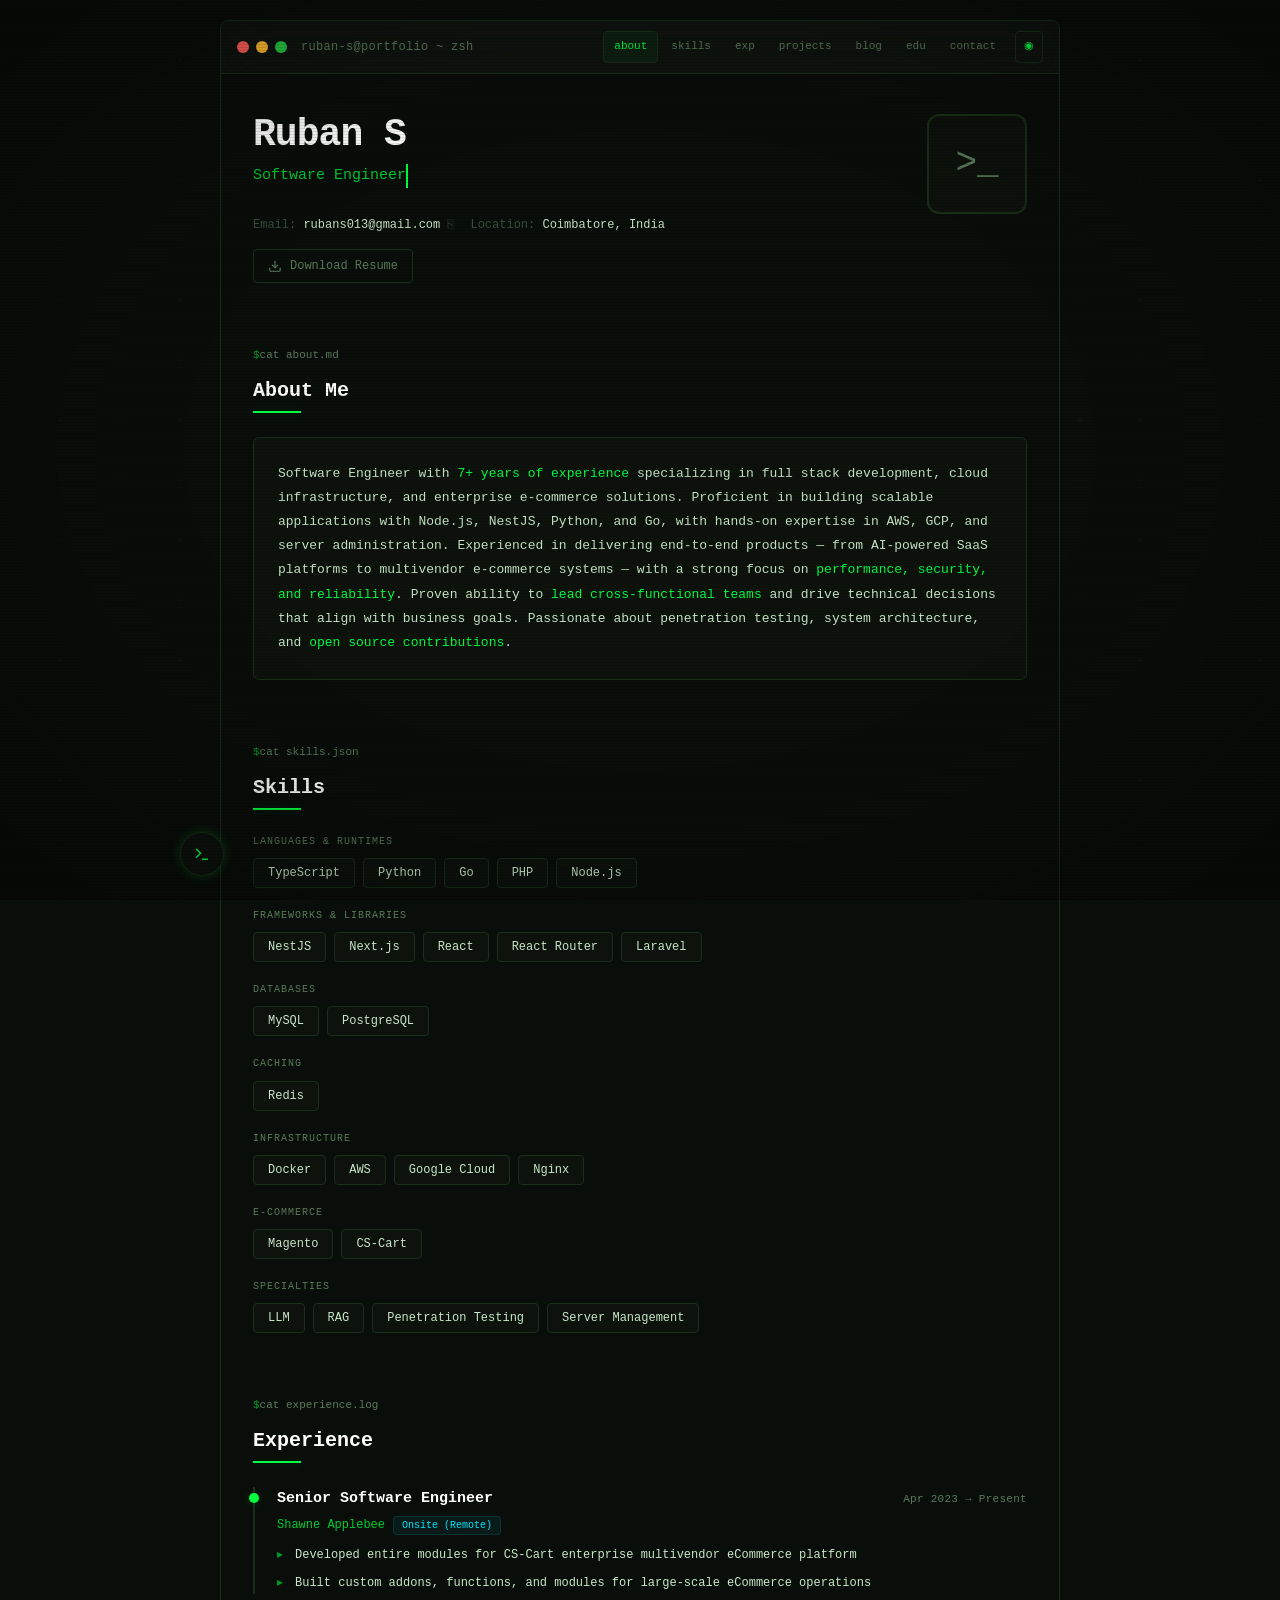
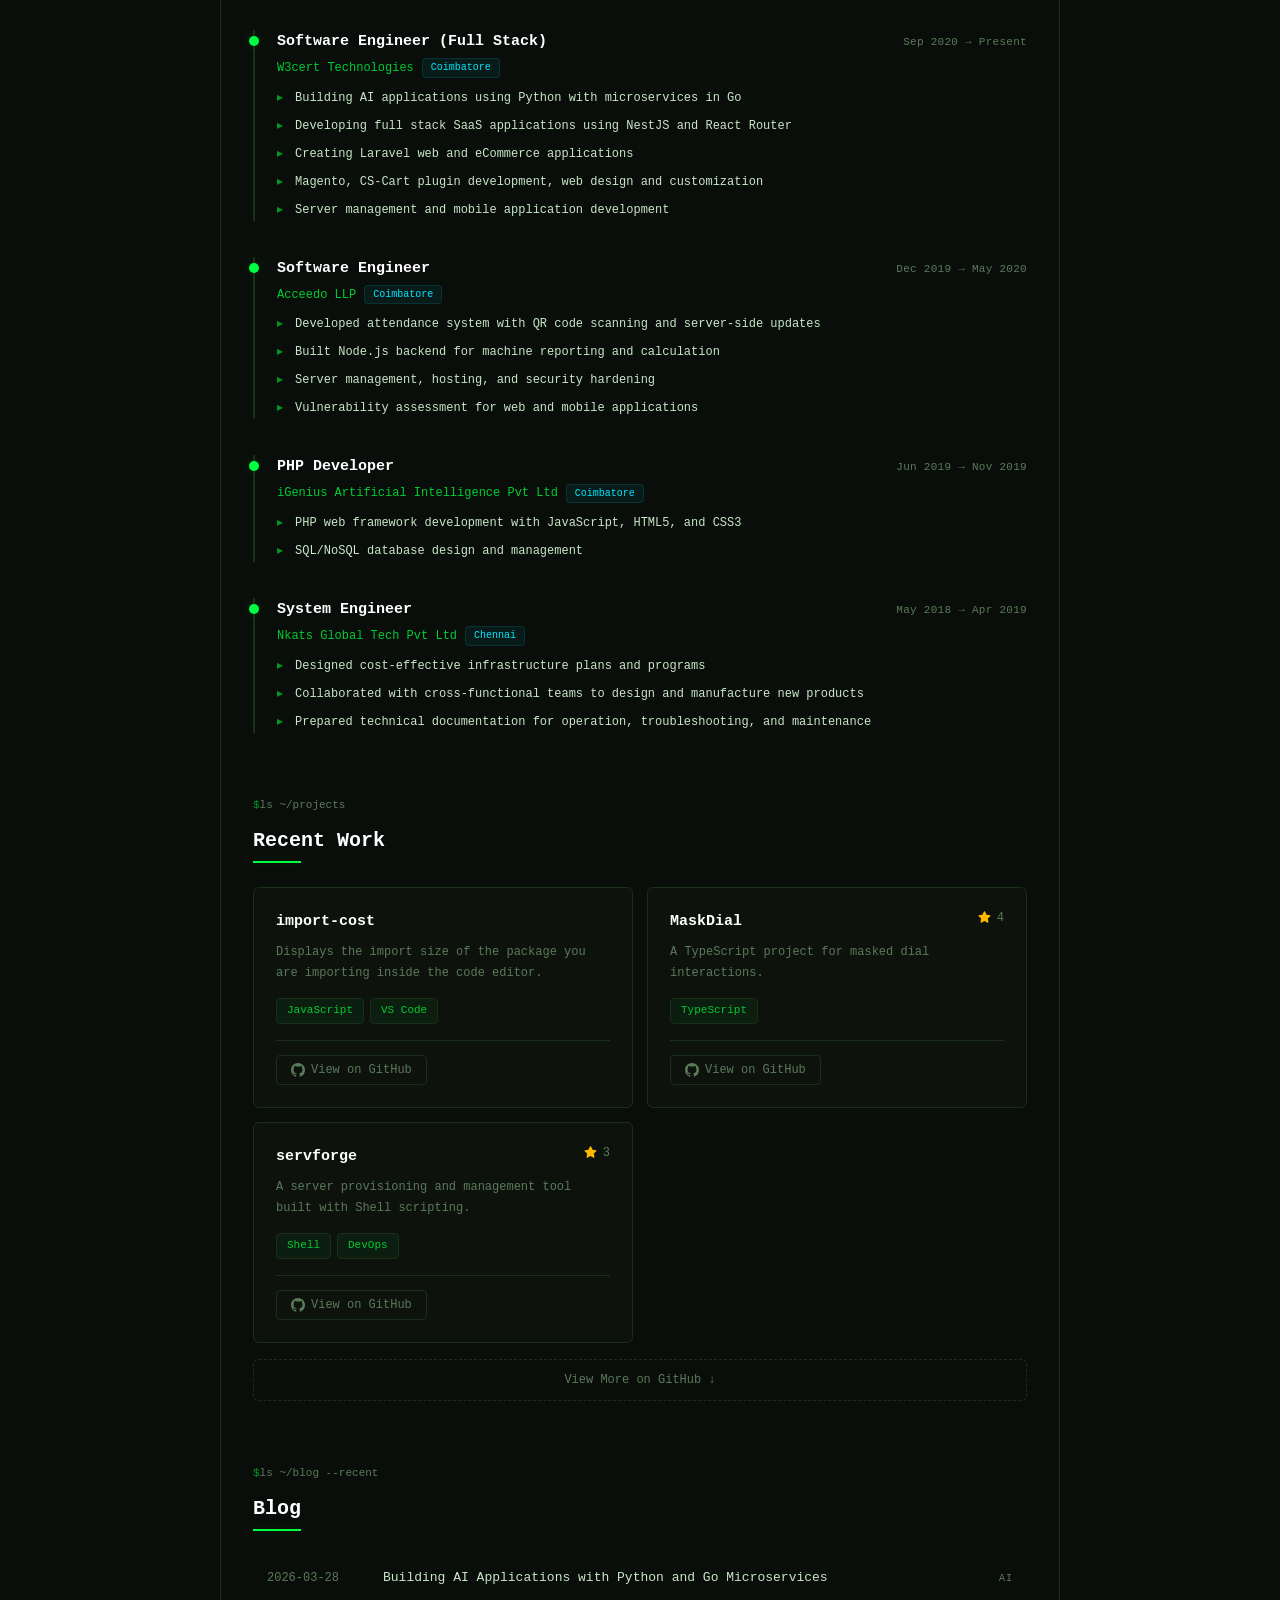
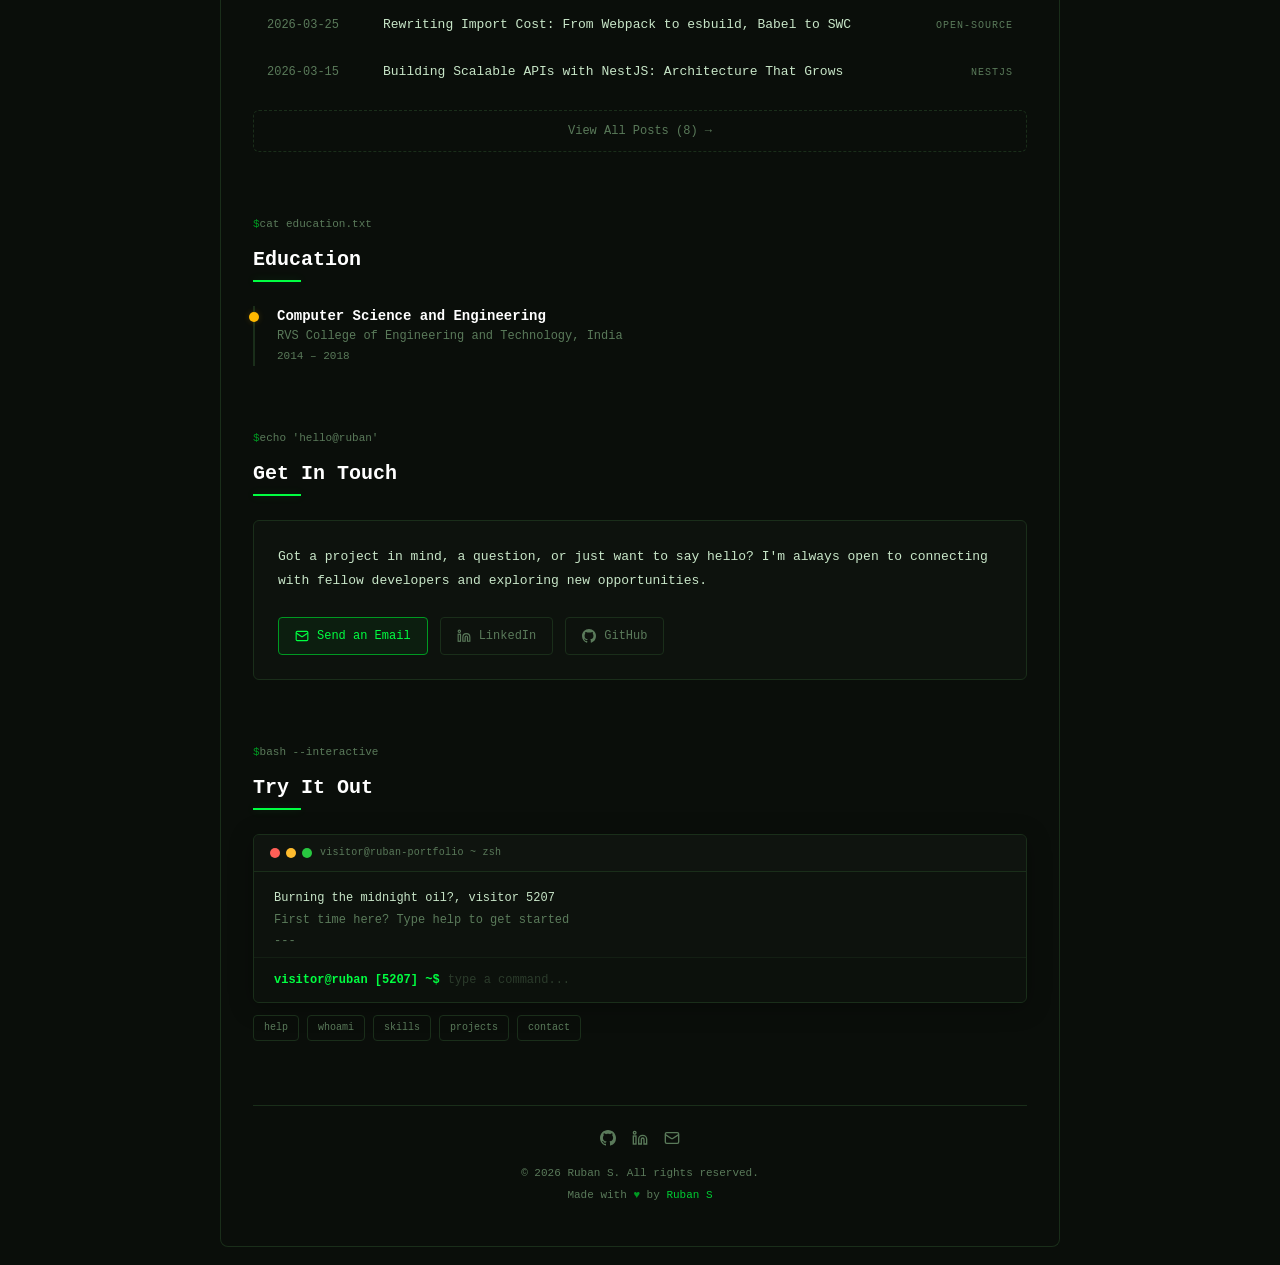
<file: index.html>
<!DOCTYPE html><html lang="en"> <head><meta charset="UTF-8"><meta name="viewport" content="width=device-width, initial-scale=1.0"><link rel="icon" type="image/svg+xml" href="/favicon.svg"><link rel="icon" href="/favicon.ico"><link rel="preconnect" href="https://fonts.googleapis.com"><link rel="preconnect" href="https://fonts.gstatic.com" crossorigin><link href="https://fonts.googleapis.com/css2?family=JetBrains+Mono:wght@300;400;500;600;700&display=swap" rel="stylesheet"><!-- Primary Meta --><meta name="description" content="Software Engineer with 7+ years of experience in full stack development, cloud infrastructure, and enterprise e-commerce. Based in Coimbatore, India."><meta name="author" content="Ruban S"><meta name="keywords" content="Ruban S, Software Engineer, Full Stack Developer, Node.js, NestJS, Python, Go, PHP, Laravel, Penetration Testing, Coimbatore"><!-- Open Graph --><meta property="og:type" content="website"><meta property="og:url" content="https://ruban.dev/"><meta property="og:title" content="Ruban S | Software Engineer"><meta property="og:description" content="Software Engineer with 7+ years of experience in full stack development, cloud infrastructure, and enterprise e-commerce. Based in Coimbatore, India."><meta property="og:image" content="https://ruban.dev/favicon.svg"><meta property="og:site_name" content="Ruban S Portfolio"><!-- Twitter --><meta name="twitter:card" content="summary"><meta name="twitter:title" content="Ruban S | Software Engineer"><meta name="twitter:description" content="Software Engineer with 7+ years of experience in full stack development, cloud infrastructure, and enterprise e-commerce. Based in Coimbatore, India."><meta name="twitter:image" content="https://ruban.dev/favicon.svg"><!-- Canonical --><link rel="canonical" href="https://ruban.dev/"><meta http-equiv="X-Frame-Options" content="SAMEORIGIN"><meta http-equiv="X-Content-Type-Options" content="nosniff"><meta name="referrer" content="strict-origin-when-cross-origin"><meta http-equiv="Content-Security-Policy" content="default-src 'self'; font-src https://fonts.googleapis.com https://fonts.gstatic.com; style-src 'self' 'unsafe-inline'; script-src 'self' 'unsafe-inline'; img-src 'self' data:;"><title>Ruban S | Software Engineer</title><script>
      const saved = localStorage.getItem('theme');
      if (saved && saved !== 'green') document.documentElement.setAttribute('data-theme', saved);
    </script><link rel="stylesheet" href="/_astro/_astro_content.DfLi3KDt.css"></head> <body class="bg-term-bg text-term-text font-mono text-sm leading-relaxed min-h-screen overflow-x-hidden">  <canvas id="particle-bg" class="fixed inset-0 -z-1 pointer-events-none"></canvas> <script type="module">const t=document.getElementById("particle-bg");if(t&&window.innerWidth>768){let c=function(){t.width=window.innerWidth,t.height=window.innerHeight},d=function(){e.clearRect(0,0,t.width,t.height);const n=h*8,m=a*8,u=Math.ceil(t.width/i)+2,M=Math.ceil(t.height/i)+2;for(let o=0;o<u;o++)for(let s=0;s<M;s++){const r=o*i+n,l=s*i+m,w=(r-t.width/2)/t.width,g=(l-t.height/2)/t.height,v=Math.sqrt(w*w+g*g),x=Math.max(.03,.08-v*.06);e.beginPath(),e.arc(r,l,f,0,Math.PI*2),e.fillStyle=`rgba(0, 255, 65, ${x})`,e.fill()}requestAnimationFrame(d)};const e=t.getContext("2d");let h=0,a=0;c(),window.addEventListener("resize",c),document.addEventListener("mousemove",n=>{h=(n.clientX/window.innerWidth-.5)*2,a=(n.clientY/window.innerHeight-.5)*2});const i=60,f=1;d()}</script> <div class="max-w-[880px] mx-auto px-5 py-5"> <div class="flex items-center justify-between px-4 py-2.5 bg-term-bg-light/90 border border-term-border rounded-t-lg sticky top-0 z-40 backdrop-blur-xl"> <div class="flex items-center gap-3.5"> <div class="flex gap-1.75"> <span class="w-3 h-3 rounded-full bg-[#ff5f57] block"></span> <span class="w-3 h-3 rounded-full bg-[#febc2e] block"></span> <span class="w-3 h-3 rounded-full bg-[#28c840] block"></span> </div> <span class="text-xs text-term-text-dim tracking-wide">ruban-s@portfolio ~ zsh</span> </div> <div class="flex items-center gap-2"> <nav class="hidden sm:flex gap-0.5" id="main-nav"> <a href="#about" class="nav-link text-[11px] text-term-text-dim px-2.5 py-1.5 rounded border border-transparent hover:text-term-green hover:bg-term-green/5 hover:border-term-border transition-all"> about </a><a href="#skills" class="nav-link text-[11px] text-term-text-dim px-2.5 py-1.5 rounded border border-transparent hover:text-term-green hover:bg-term-green/5 hover:border-term-border transition-all"> skills </a><a href="#experience" class="nav-link text-[11px] text-term-text-dim px-2.5 py-1.5 rounded border border-transparent hover:text-term-green hover:bg-term-green/5 hover:border-term-border transition-all"> exp </a><a href="#projects" class="nav-link text-[11px] text-term-text-dim px-2.5 py-1.5 rounded border border-transparent hover:text-term-green hover:bg-term-green/5 hover:border-term-border transition-all"> projects </a><a href="/blog" class="nav-link text-[11px] text-term-text-dim px-2.5 py-1.5 rounded border border-transparent hover:text-term-green hover:bg-term-green/5 hover:border-term-border transition-all"> blog </a><a href="#education" class="nav-link text-[11px] text-term-text-dim px-2.5 py-1.5 rounded border border-transparent hover:text-term-green hover:bg-term-green/5 hover:border-term-border transition-all"> edu </a><a href="#contact" class="nav-link text-[11px] text-term-text-dim px-2.5 py-1.5 rounded border border-transparent hover:text-term-green hover:bg-term-green/5 hover:border-term-border transition-all"> contact </a> </nav> <button id="theme-toggle" class="text-[11px] text-term-text-dim px-2 py-1.5 rounded border border-term-border hover:text-term-green hover:bg-term-green/5 transition-all" title="Switch theme"> <span id="theme-icon">◉</span> </button> </div> </div> <script type="module">const i=document.querySelectorAll("section[id]"),m=document.querySelectorAll(".nav-link"),l=new IntersectionObserver(e=>{e.forEach(t=>{t.isIntersecting&&(m.forEach(s=>s.classList.remove("active")),document.querySelector(`.nav-link[href="#${t.target.id}"]`)?.classList.add("active"))})},{threshold:.3,rootMargin:"-80px 0px -50% 0px"});i.forEach(e=>l.observe(e));const o=["green","amber","cyan","matrix"],d=document.getElementById("theme-toggle");let c=o.indexOf(localStorage.getItem("theme")||"green");d?.addEventListener("click",()=>{c=(c+1)%o.length;const e=o[c];document.documentElement.setAttribute("data-theme",e==="green"?"":e),localStorage.setItem("theme",e),a(e)});function a(e){const t=document.getElementById("theme-icon"),n={green:"#00ff41",amber:"#ffb800",cyan:"#00e5ff",matrix:"#00ff41"};t&&(t.style.color=n[e]||n.green)}const r=localStorage.getItem("theme")||"green";r!=="green"&&document.documentElement.setAttribute("data-theme",r);a(r);</script> <div class="bg-term-bg border border-term-border border-t-0 rounded-b-lg px-8 py-10 max-sm:px-4 max-sm:py-6"> <section id="hero" class="mb-16 reveal"> <div class="flex items-start justify-between gap-8 max-sm:flex-col-reverse max-sm:gap-4"> <div class="flex-1"> <h1 class="text-[38px] max-sm:text-[28px] font-bold text-white leading-[1.1] tracking-tight mb-2">Ruban S</h1> <p class="text-[15px] text-term-green-dim mb-5"> <span class="typing-effect inline-block">Software Engineer</span> </p> <div class="flex flex-wrap gap-4 text-xs text-term-text-dim"> <span> <span class="opacity-60">Email:</span> <a href="mailto:rubans013@gmail.com" class="text-term-text hover:text-term-green transition-colors">rubans013@gmail.com</a> <button id="copy-email" class="cursor-pointer opacity-40 hover:opacity-100 transition-opacity" title="Copy email">⎘</button> </span> <span> <span class="opacity-60">Location:</span> <span class="text-term-text">Coimbatore, India</span> </span> </div> <div class="mt-4"> <a href="/resume.pdf" download class="inline-flex items-center gap-2 text-xs text-term-text-dim px-3.5 py-2 rounded border border-term-border hover:text-term-green hover:border-term-green-dark hover:bg-term-green/5 transition-all"> <svg class="w-3.5 h-3.5" viewBox="0 0 24 24" fill="none" stroke="currentColor" stroke-width="2"><path d="M21 15v4a2 2 0 01-2 2H5a2 2 0 01-2-2v-4"></path><polyline points="7 10 12 15 17 10"></polyline><line x1="12" y1="15" x2="12" y2="3"></line></svg>
Download Resume
</a> </div> </div> <div class="w-25 h-25 max-sm:w-18 max-sm:h-18 rounded-xl border-2 border-term-border bg-term-card overflow-hidden shrink-0 flex items-center justify-center text-term-text-dim text-4xl">
&gt;_
</div> </div> </section> <script type="module">const t=document.getElementById("copy-email");t?.addEventListener("click",async()=>{await navigator.clipboard.writeText("rubans013@gmail.com");const e=t.textContent;t.textContent="✓",t.classList.add("text-term-green"),setTimeout(()=>{t.textContent=e,t.classList.remove("text-term-green")},1500)});</script> <section id="about" class="mb-16 reveal"> <div class="text-[11px] text-term-text-dim mb-3 font-mono"><span class="text-term-green-dark">$</span>cat about.md</div><h2 class="text-xl font-bold text-white mb-1.5">About Me</h2><div class="w-12 h-0.5 bg-term-green mb-6 shadow-[0_0_8px_rgba(0,255,65,0.15)]"></div> <div class="bg-term-card border border-term-border rounded-md p-6"> <p class="text-[13px] text-term-text leading-[1.85]">
Software Engineer with <span class="text-term-green">7+ years of experience</span> specializing in full stack development, cloud infrastructure, and enterprise e-commerce solutions. Proficient in building scalable applications with Node.js, NestJS, Python, and Go, with hands-on expertise in AWS, GCP, and server administration. Experienced in delivering end-to-end products — from AI-powered SaaS platforms to multivendor e-commerce systems — with a strong focus on <span class="text-term-green">performance, security, and reliability</span>. Proven ability to <span class="text-term-green">lead cross-functional teams</span> and drive technical decisions that align with business goals. Passionate about penetration testing, system architecture, and <span class="text-term-green">open source contributions</span>.
</p> </div> </section> <section id="skills" class="mb-16 reveal"> <div class="text-[11px] text-term-text-dim mb-3 font-mono"><span class="text-term-green-dark">$</span>cat skills.json</div><h2 class="text-xl font-bold text-white mb-1.5">Skills</h2><div class="w-12 h-0.5 bg-term-green mb-6 shadow-[0_0_8px_rgba(0,255,65,0.15)]"></div> <div class="flex flex-col gap-5"> <div> <div class="text-[10px] uppercase tracking-widest text-term-text-dim mb-2">Languages &amp; Runtimes</div> <div class="flex flex-wrap gap-2"> <span class="text-xs px-3.5 py-1.5 rounded bg-term-card text-term-text border border-term-border hover:border-term-green-dark hover:text-term-green hover:bg-term-green/5 hover:-translate-y-px transition-all cursor-default"> TypeScript </span><span class="text-xs px-3.5 py-1.5 rounded bg-term-card text-term-text border border-term-border hover:border-term-green-dark hover:text-term-green hover:bg-term-green/5 hover:-translate-y-px transition-all cursor-default"> Python </span><span class="text-xs px-3.5 py-1.5 rounded bg-term-card text-term-text border border-term-border hover:border-term-green-dark hover:text-term-green hover:bg-term-green/5 hover:-translate-y-px transition-all cursor-default"> Go </span><span class="text-xs px-3.5 py-1.5 rounded bg-term-card text-term-text border border-term-border hover:border-term-green-dark hover:text-term-green hover:bg-term-green/5 hover:-translate-y-px transition-all cursor-default"> PHP </span><span class="text-xs px-3.5 py-1.5 rounded bg-term-card text-term-text border border-term-border hover:border-term-green-dark hover:text-term-green hover:bg-term-green/5 hover:-translate-y-px transition-all cursor-default"> Node.js </span> </div> </div><div> <div class="text-[10px] uppercase tracking-widest text-term-text-dim mb-2">Frameworks &amp; Libraries</div> <div class="flex flex-wrap gap-2"> <span class="text-xs px-3.5 py-1.5 rounded bg-term-card text-term-text border border-term-border hover:border-term-green-dark hover:text-term-green hover:bg-term-green/5 hover:-translate-y-px transition-all cursor-default"> NestJS </span><span class="text-xs px-3.5 py-1.5 rounded bg-term-card text-term-text border border-term-border hover:border-term-green-dark hover:text-term-green hover:bg-term-green/5 hover:-translate-y-px transition-all cursor-default"> Next.js </span><span class="text-xs px-3.5 py-1.5 rounded bg-term-card text-term-text border border-term-border hover:border-term-green-dark hover:text-term-green hover:bg-term-green/5 hover:-translate-y-px transition-all cursor-default"> React </span><span class="text-xs px-3.5 py-1.5 rounded bg-term-card text-term-text border border-term-border hover:border-term-green-dark hover:text-term-green hover:bg-term-green/5 hover:-translate-y-px transition-all cursor-default"> React Router </span><span class="text-xs px-3.5 py-1.5 rounded bg-term-card text-term-text border border-term-border hover:border-term-green-dark hover:text-term-green hover:bg-term-green/5 hover:-translate-y-px transition-all cursor-default"> Laravel </span> </div> </div><div> <div class="text-[10px] uppercase tracking-widest text-term-text-dim mb-2">Databases</div> <div class="flex flex-wrap gap-2"> <span class="text-xs px-3.5 py-1.5 rounded bg-term-card text-term-text border border-term-border hover:border-term-green-dark hover:text-term-green hover:bg-term-green/5 hover:-translate-y-px transition-all cursor-default"> MySQL </span><span class="text-xs px-3.5 py-1.5 rounded bg-term-card text-term-text border border-term-border hover:border-term-green-dark hover:text-term-green hover:bg-term-green/5 hover:-translate-y-px transition-all cursor-default"> PostgreSQL </span> </div> </div><div> <div class="text-[10px] uppercase tracking-widest text-term-text-dim mb-2">Caching</div> <div class="flex flex-wrap gap-2"> <span class="text-xs px-3.5 py-1.5 rounded bg-term-card text-term-text border border-term-border hover:border-term-green-dark hover:text-term-green hover:bg-term-green/5 hover:-translate-y-px transition-all cursor-default"> Redis </span> </div> </div><div> <div class="text-[10px] uppercase tracking-widest text-term-text-dim mb-2">Infrastructure</div> <div class="flex flex-wrap gap-2"> <span class="text-xs px-3.5 py-1.5 rounded bg-term-card text-term-text border border-term-border hover:border-term-green-dark hover:text-term-green hover:bg-term-green/5 hover:-translate-y-px transition-all cursor-default"> Docker </span><span class="text-xs px-3.5 py-1.5 rounded bg-term-card text-term-text border border-term-border hover:border-term-green-dark hover:text-term-green hover:bg-term-green/5 hover:-translate-y-px transition-all cursor-default"> AWS </span><span class="text-xs px-3.5 py-1.5 rounded bg-term-card text-term-text border border-term-border hover:border-term-green-dark hover:text-term-green hover:bg-term-green/5 hover:-translate-y-px transition-all cursor-default"> Google Cloud </span><span class="text-xs px-3.5 py-1.5 rounded bg-term-card text-term-text border border-term-border hover:border-term-green-dark hover:text-term-green hover:bg-term-green/5 hover:-translate-y-px transition-all cursor-default"> Nginx </span> </div> </div><div> <div class="text-[10px] uppercase tracking-widest text-term-text-dim mb-2">E-Commerce</div> <div class="flex flex-wrap gap-2"> <span class="text-xs px-3.5 py-1.5 rounded bg-term-card text-term-text border border-term-border hover:border-term-green-dark hover:text-term-green hover:bg-term-green/5 hover:-translate-y-px transition-all cursor-default"> Magento </span><span class="text-xs px-3.5 py-1.5 rounded bg-term-card text-term-text border border-term-border hover:border-term-green-dark hover:text-term-green hover:bg-term-green/5 hover:-translate-y-px transition-all cursor-default"> CS-Cart </span> </div> </div><div> <div class="text-[10px] uppercase tracking-widest text-term-text-dim mb-2">Specialties</div> <div class="flex flex-wrap gap-2"> <span class="text-xs px-3.5 py-1.5 rounded bg-term-card text-term-text border border-term-border hover:border-term-green-dark hover:text-term-green hover:bg-term-green/5 hover:-translate-y-px transition-all cursor-default"> LLM </span><span class="text-xs px-3.5 py-1.5 rounded bg-term-card text-term-text border border-term-border hover:border-term-green-dark hover:text-term-green hover:bg-term-green/5 hover:-translate-y-px transition-all cursor-default"> RAG </span><span class="text-xs px-3.5 py-1.5 rounded bg-term-card text-term-text border border-term-border hover:border-term-green-dark hover:text-term-green hover:bg-term-green/5 hover:-translate-y-px transition-all cursor-default"> Penetration Testing </span><span class="text-xs px-3.5 py-1.5 rounded bg-term-card text-term-text border border-term-border hover:border-term-green-dark hover:text-term-green hover:bg-term-green/5 hover:-translate-y-px transition-all cursor-default"> Server Management </span> </div> </div> </div> </section> <section id="experience" class="mb-16 reveal"> <div class="text-[11px] text-term-text-dim mb-3 font-mono"><span class="text-term-green-dark">$</span>cat experience.log</div><h2 class="text-xl font-bold text-white mb-1.5">Experience</h2><div class="w-12 h-0.5 bg-term-green mb-6 shadow-[0_0_8px_rgba(0,255,65,0.15)]"></div> <div class="flex flex-col gap-9"> <div class="timeline-dot"> <div class="flex justify-between items-baseline flex-wrap gap-2 mb-1"> <span class="text-[15px] font-semibold text-white">Senior Software Engineer</span> <span class="text-[11px] text-term-text-dim tracking-wide whitespace-nowrap">Apr 2023 → Present</span> </div> <div class="text-xs text-term-green-dim mb-2.5 flex items-center gap-2"> Shawne Applebee <span class="text-[10px] px-2 py-0.5 rounded bg-term-cyan/[0.06] text-term-cyan border border-term-cyan/[0.12]">Onsite (Remote)</span> </div> <ul class="space-y-[7px]"> <li class="text-xs text-term-text pl-[18px] relative leading-[1.75] before:content-['▸'] before:absolute before:left-0 before:text-term-green-dark"> Developed entire modules for CS-Cart enterprise multivendor eCommerce platform </li><li class="text-xs text-term-text pl-[18px] relative leading-[1.75] before:content-['▸'] before:absolute before:left-0 before:text-term-green-dark"> Built custom addons, functions, and modules for large-scale eCommerce operations </li> </ul> </div><div class="timeline-dot"> <div class="flex justify-between items-baseline flex-wrap gap-2 mb-1"> <span class="text-[15px] font-semibold text-white">Software Engineer (Full Stack)</span> <span class="text-[11px] text-term-text-dim tracking-wide whitespace-nowrap">Sep 2020 → Present</span> </div> <div class="text-xs text-term-green-dim mb-2.5 flex items-center gap-2"> W3cert Technologies <span class="text-[10px] px-2 py-0.5 rounded bg-term-cyan/[0.06] text-term-cyan border border-term-cyan/[0.12]">Coimbatore</span> </div> <ul class="space-y-[7px]"> <li class="text-xs text-term-text pl-[18px] relative leading-[1.75] before:content-['▸'] before:absolute before:left-0 before:text-term-green-dark"> Building AI applications using Python with microservices in Go </li><li class="text-xs text-term-text pl-[18px] relative leading-[1.75] before:content-['▸'] before:absolute before:left-0 before:text-term-green-dark"> Developing full stack SaaS applications using NestJS and React Router </li><li class="text-xs text-term-text pl-[18px] relative leading-[1.75] before:content-['▸'] before:absolute before:left-0 before:text-term-green-dark"> Creating Laravel web and eCommerce applications </li><li class="text-xs text-term-text pl-[18px] relative leading-[1.75] before:content-['▸'] before:absolute before:left-0 before:text-term-green-dark"> Magento, CS-Cart plugin development, web design and customization </li><li class="text-xs text-term-text pl-[18px] relative leading-[1.75] before:content-['▸'] before:absolute before:left-0 before:text-term-green-dark"> Server management and mobile application development </li> </ul> </div><div class="timeline-dot"> <div class="flex justify-between items-baseline flex-wrap gap-2 mb-1"> <span class="text-[15px] font-semibold text-white">Software Engineer</span> <span class="text-[11px] text-term-text-dim tracking-wide whitespace-nowrap">Dec 2019 → May 2020</span> </div> <div class="text-xs text-term-green-dim mb-2.5 flex items-center gap-2"> Acceedo LLP <span class="text-[10px] px-2 py-0.5 rounded bg-term-cyan/[0.06] text-term-cyan border border-term-cyan/[0.12]">Coimbatore</span> </div> <ul class="space-y-[7px]"> <li class="text-xs text-term-text pl-[18px] relative leading-[1.75] before:content-['▸'] before:absolute before:left-0 before:text-term-green-dark"> Developed attendance system with QR code scanning and server-side updates </li><li class="text-xs text-term-text pl-[18px] relative leading-[1.75] before:content-['▸'] before:absolute before:left-0 before:text-term-green-dark"> Built Node.js backend for machine reporting and calculation </li><li class="text-xs text-term-text pl-[18px] relative leading-[1.75] before:content-['▸'] before:absolute before:left-0 before:text-term-green-dark"> Server management, hosting, and security hardening </li><li class="text-xs text-term-text pl-[18px] relative leading-[1.75] before:content-['▸'] before:absolute before:left-0 before:text-term-green-dark"> Vulnerability assessment for web and mobile applications </li> </ul> </div><div class="timeline-dot"> <div class="flex justify-between items-baseline flex-wrap gap-2 mb-1"> <span class="text-[15px] font-semibold text-white">PHP Developer</span> <span class="text-[11px] text-term-text-dim tracking-wide whitespace-nowrap">Jun 2019 → Nov 2019</span> </div> <div class="text-xs text-term-green-dim mb-2.5 flex items-center gap-2"> iGenius Artificial Intelligence Pvt Ltd <span class="text-[10px] px-2 py-0.5 rounded bg-term-cyan/[0.06] text-term-cyan border border-term-cyan/[0.12]">Coimbatore</span> </div> <ul class="space-y-[7px]"> <li class="text-xs text-term-text pl-[18px] relative leading-[1.75] before:content-['▸'] before:absolute before:left-0 before:text-term-green-dark"> PHP web framework development with JavaScript, HTML5, and CSS3 </li><li class="text-xs text-term-text pl-[18px] relative leading-[1.75] before:content-['▸'] before:absolute before:left-0 before:text-term-green-dark"> SQL/NoSQL database design and management </li> </ul> </div><div class="timeline-dot"> <div class="flex justify-between items-baseline flex-wrap gap-2 mb-1"> <span class="text-[15px] font-semibold text-white">System Engineer</span> <span class="text-[11px] text-term-text-dim tracking-wide whitespace-nowrap">May 2018 → Apr 2019</span> </div> <div class="text-xs text-term-green-dim mb-2.5 flex items-center gap-2"> Nkats Global Tech Pvt Ltd <span class="text-[10px] px-2 py-0.5 rounded bg-term-cyan/[0.06] text-term-cyan border border-term-cyan/[0.12]">Chennai</span> </div> <ul class="space-y-[7px]"> <li class="text-xs text-term-text pl-[18px] relative leading-[1.75] before:content-['▸'] before:absolute before:left-0 before:text-term-green-dark"> Designed cost-effective infrastructure plans and programs </li><li class="text-xs text-term-text pl-[18px] relative leading-[1.75] before:content-['▸'] before:absolute before:left-0 before:text-term-green-dark"> Collaborated with cross-functional teams to design and manufacture new products </li><li class="text-xs text-term-text pl-[18px] relative leading-[1.75] before:content-['▸'] before:absolute before:left-0 before:text-term-green-dark"> Prepared technical documentation for operation, troubleshooting, and maintenance </li> </ul> </div> </div> </section> <section id="projects" class="mb-16 reveal"> <div class="text-[11px] text-term-text-dim mb-3 font-mono"><span class="text-term-green-dark">$</span>ls ~/projects</div><h2 class="text-xl font-bold text-white mb-1.5">Recent Work</h2><div class="w-12 h-0.5 bg-term-green mb-6 shadow-[0_0_8px_rgba(0,255,65,0.15)]"></div> <div class="grid grid-cols-1 sm:grid-cols-2 gap-3.5"> <div class="group bg-term-card border border-term-border rounded-md p-[22px] transition-all hover:border-term-border-bright hover:bg-term-card-hover hover:-translate-y-0.5 hover:shadow-[0_4px_24px_rgba(0,0,0,0.3)]"> <div class="flex justify-between items-start mb-2 max-sm:flex-col max-sm:gap-1.5"> <span class="text-[15px] font-semibold text-white">import-cost</span>  </div> <p class="text-xs text-term-text-dim mb-3.5 leading-[1.75]">Displays the import size of the package you are importing inside the code editor.</p> <div class="flex flex-wrap gap-1.5 mb-4"> <span class="text-[11px] px-2.5 py-[3px] rounded bg-term-green/5 text-term-green-dim border border-term-border">JavaScript</span><span class="text-[11px] px-2.5 py-[3px] rounded bg-term-green/5 text-term-green-dim border border-term-border">VS Code</span> </div> <div class="flex gap-2.5 pt-3.5 border-t border-term-border"> <a href="https://github.com/ruban-s/import-cost" class="inline-flex items-center gap-1.5 text-xs text-term-text-dim px-3.5 py-1.5 rounded border border-term-border hover:text-term-green hover:border-term-green-dark hover:bg-term-green/5 transition-all"> <svg class="w-3.5 h-3.5 fill-current" viewBox="0 0 16 16"><path d="M8 0C3.58 0 0 3.58 0 8c0 3.54 2.29 6.53 5.47 7.59.4.07.55-.17.55-.38 0-.19-.01-.82-.01-1.49-2.01.37-2.53-.49-2.69-.94-.09-.23-.48-.94-.82-1.13-.28-.15-.68-.52-.01-.53.63-.01 1.08.58 1.23.82.72 1.21 1.87.87 2.33.66.07-.52.28-.87.51-1.07-1.78-.2-3.64-.89-3.64-3.95 0-.87.31-1.59.82-2.15-.08-.2-.36-1.02.08-2.12 0 0 .67-.21 2.2.82.64-.18 1.32-.27 2-.27.68 0 1.36.09 2 .27 1.53-1.04 2.2-.82 2.2-.82.44 1.1.16 1.92.08 2.12.51.56.82 1.27.82 2.15 0 3.07-1.87 3.75-3.65 3.95.29.25.54.73.54 1.48 0 1.07-.01 1.93-.01 2.2 0 .21.15.46.55.38A8.013 8.013 0 0016 8c0-4.42-3.58-8-8-8z"></path></svg>
View on GitHub
</a> </div> </div><div class="group bg-term-card border border-term-border rounded-md p-[22px] transition-all hover:border-term-border-bright hover:bg-term-card-hover hover:-translate-y-0.5 hover:shadow-[0_4px_24px_rgba(0,0,0,0.3)]"> <div class="flex justify-between items-start mb-2 max-sm:flex-col max-sm:gap-1.5"> <span class="text-[15px] font-semibold text-white">MaskDial</span> <span class="flex items-center gap-1.5 text-xs text-term-text-dim shrink-0"> <svg class="w-[13px] h-[13px] fill-term-amber" viewBox="0 0 16 16"><path d="M8 .25a.75.75 0 01.673.418l1.882 3.815 4.21.612a.75.75 0 01.416 1.279l-3.046 2.97.719 4.192a.75.75 0 01-1.088.791L8 12.347l-3.766 1.98a.75.75 0 01-1.088-.79l.72-4.194L.818 6.374a.75.75 0 01.416-1.28l4.21-.611L7.327.668A.75.75 0 018 .25z"></path></svg> 4 </span> </div> <p class="text-xs text-term-text-dim mb-3.5 leading-[1.75]">A TypeScript project for masked dial interactions.</p> <div class="flex flex-wrap gap-1.5 mb-4"> <span class="text-[11px] px-2.5 py-[3px] rounded bg-term-green/5 text-term-green-dim border border-term-border">TypeScript</span> </div> <div class="flex gap-2.5 pt-3.5 border-t border-term-border"> <a href="https://github.com/ruban-s/MaskDial" class="inline-flex items-center gap-1.5 text-xs text-term-text-dim px-3.5 py-1.5 rounded border border-term-border hover:text-term-green hover:border-term-green-dark hover:bg-term-green/5 transition-all"> <svg class="w-3.5 h-3.5 fill-current" viewBox="0 0 16 16"><path d="M8 0C3.58 0 0 3.58 0 8c0 3.54 2.29 6.53 5.47 7.59.4.07.55-.17.55-.38 0-.19-.01-.82-.01-1.49-2.01.37-2.53-.49-2.69-.94-.09-.23-.48-.94-.82-1.13-.28-.15-.68-.52-.01-.53.63-.01 1.08.58 1.23.82.72 1.21 1.87.87 2.33.66.07-.52.28-.87.51-1.07-1.78-.2-3.64-.89-3.64-3.95 0-.87.31-1.59.82-2.15-.08-.2-.36-1.02.08-2.12 0 0 .67-.21 2.2.82.64-.18 1.32-.27 2-.27.68 0 1.36.09 2 .27 1.53-1.04 2.2-.82 2.2-.82.44 1.1.16 1.92.08 2.12.51.56.82 1.27.82 2.15 0 3.07-1.87 3.75-3.65 3.95.29.25.54.73.54 1.48 0 1.07-.01 1.93-.01 2.2 0 .21.15.46.55.38A8.013 8.013 0 0016 8c0-4.42-3.58-8-8-8z"></path></svg>
View on GitHub
</a> </div> </div><div class="group bg-term-card border border-term-border rounded-md p-[22px] transition-all hover:border-term-border-bright hover:bg-term-card-hover hover:-translate-y-0.5 hover:shadow-[0_4px_24px_rgba(0,0,0,0.3)]"> <div class="flex justify-between items-start mb-2 max-sm:flex-col max-sm:gap-1.5"> <span class="text-[15px] font-semibold text-white">servforge</span> <span class="flex items-center gap-1.5 text-xs text-term-text-dim shrink-0"> <svg class="w-[13px] h-[13px] fill-term-amber" viewBox="0 0 16 16"><path d="M8 .25a.75.75 0 01.673.418l1.882 3.815 4.21.612a.75.75 0 01.416 1.279l-3.046 2.97.719 4.192a.75.75 0 01-1.088.791L8 12.347l-3.766 1.98a.75.75 0 01-1.088-.79l.72-4.194L.818 6.374a.75.75 0 01.416-1.28l4.21-.611L7.327.668A.75.75 0 018 .25z"></path></svg> 3 </span> </div> <p class="text-xs text-term-text-dim mb-3.5 leading-[1.75]">A server provisioning and management tool built with Shell scripting.</p> <div class="flex flex-wrap gap-1.5 mb-4"> <span class="text-[11px] px-2.5 py-[3px] rounded bg-term-green/5 text-term-green-dim border border-term-border">Shell</span><span class="text-[11px] px-2.5 py-[3px] rounded bg-term-green/5 text-term-green-dim border border-term-border">DevOps</span> </div> <div class="flex gap-2.5 pt-3.5 border-t border-term-border"> <a href="https://github.com/ruban-s/servforge" class="inline-flex items-center gap-1.5 text-xs text-term-text-dim px-3.5 py-1.5 rounded border border-term-border hover:text-term-green hover:border-term-green-dark hover:bg-term-green/5 transition-all"> <svg class="w-3.5 h-3.5 fill-current" viewBox="0 0 16 16"><path d="M8 0C3.58 0 0 3.58 0 8c0 3.54 2.29 6.53 5.47 7.59.4.07.55-.17.55-.38 0-.19-.01-.82-.01-1.49-2.01.37-2.53-.49-2.69-.94-.09-.23-.48-.94-.82-1.13-.28-.15-.68-.52-.01-.53.63-.01 1.08.58 1.23.82.72 1.21 1.87.87 2.33.66.07-.52.28-.87.51-1.07-1.78-.2-3.64-.89-3.64-3.95 0-.87.31-1.59.82-2.15-.08-.2-.36-1.02.08-2.12 0 0 .67-.21 2.2.82.64-.18 1.32-.27 2-.27.68 0 1.36.09 2 .27 1.53-1.04 2.2-.82 2.2-.82.44 1.1.16 1.92.08 2.12.51.56.82 1.27.82 2.15 0 3.07-1.87 3.75-3.65 3.95.29.25.54.73.54 1.48 0 1.07-.01 1.93-.01 2.2 0 .21.15.46.55.38A8.013 8.013 0 0016 8c0-4.42-3.58-8-8-8z"></path></svg>
View on GitHub
</a> </div> </div> </div> <a href="https://github.com/ruban-s" class="flex items-center justify-center gap-1.5 mt-4 py-3 text-xs text-term-text-dim border border-dashed border-term-border rounded-md hover:border-term-green-dark hover:text-term-green hover:bg-term-green/5 transition-all">View More on GitHub ↓</a> </section> <section id="blog" class="mb-16 reveal"> <div class="text-[11px] text-term-text-dim mb-3 font-mono"><span class="text-term-green-dark">$</span>ls ~/blog --recent</div><h2 class="text-xl font-bold text-white mb-1.5">Blog</h2><div class="w-12 h-0.5 bg-term-green mb-6 shadow-[0_0_8px_rgba(0,255,65,0.15)]"></div> <div class="flex flex-col gap-0.5"> <a href="/blog/building-ai-apps-with-python" class="grid grid-cols-[100px_1fr_auto] max-sm:grid-cols-[80px_1fr] gap-4 items-baseline px-3.5 py-3 rounded hover:bg-term-green/5 transition-colors no-underline group/blog"> <span class="text-xs text-term-text-dim tabular-nums">2026-03-28</span> <span class="text-[13px] text-term-text group-hover/blog:text-term-green transition-colors">Building AI Applications with Python and Go Microservices</span> <span class="text-[10px] text-term-text-dim uppercase tracking-widest max-sm:hidden">ai</span> </a><a href="/blog/import-cost-rewrite" class="grid grid-cols-[100px_1fr_auto] max-sm:grid-cols-[80px_1fr] gap-4 items-baseline px-3.5 py-3 rounded hover:bg-term-green/5 transition-colors no-underline group/blog"> <span class="text-xs text-term-text-dim tabular-nums">2026-03-25</span> <span class="text-[13px] text-term-text group-hover/blog:text-term-green transition-colors">Rewriting Import Cost: From Webpack to esbuild, Babel to SWC</span> <span class="text-[10px] text-term-text-dim uppercase tracking-widest max-sm:hidden">open-source</span> </a><a href="/blog/getting-started-with-nestjs" class="grid grid-cols-[100px_1fr_auto] max-sm:grid-cols-[80px_1fr] gap-4 items-baseline px-3.5 py-3 rounded hover:bg-term-green/5 transition-colors no-underline group/blog"> <span class="text-xs text-term-text-dim tabular-nums">2026-03-15</span> <span class="text-[13px] text-term-text group-hover/blog:text-term-green transition-colors">Building Scalable APIs with NestJS: Architecture That Grows</span> <span class="text-[10px] text-term-text-dim uppercase tracking-widest max-sm:hidden">nestjs</span> </a> </div> <a href="/blog" class="flex items-center justify-center gap-1.5 mt-4 py-3 text-xs text-term-text-dim border border-dashed border-term-border rounded-md hover:border-term-green-dark hover:text-term-green hover:bg-term-green/5 transition-all">
View All Posts (8) →
</a> </section> <section id="education" class="mb-16 reveal"> <div class="text-[11px] text-term-text-dim mb-3 font-mono"><span class="text-term-green-dark">$</span>cat education.txt</div><h2 class="text-xl font-bold text-white mb-1.5">Education</h2><div class="w-12 h-0.5 bg-term-green mb-6 shadow-[0_0_8px_rgba(0,255,65,0.15)]"></div> <div class="flex flex-col gap-6"> <div class="timeline-dot amber"> <div class="text-sm font-semibold text-white mb-0.5">Computer Science and Engineering</div> <div class="text-xs text-term-text-dim">RVS College of Engineering and Technology, India</div> <div class="text-[11px] text-term-text-dim mt-1">2014 – 2018</div> </div> </div> </section> <section id="contact" class="mb-16 reveal"> <div class="text-[11px] text-term-text-dim mb-3 font-mono"><span class="text-term-green-dark">$</span>echo &#39;hello@ruban&#39;</div><h2 class="text-xl font-bold text-white mb-1.5">Get In Touch</h2><div class="w-12 h-0.5 bg-term-green mb-6 shadow-[0_0_8px_rgba(0,255,65,0.15)]"></div> <div class="bg-term-card border border-term-border rounded-md p-6"> <p class="text-[13px] text-term-text leading-[1.85] mb-6">
Got a project in mind, a question, or just want to say hello? I'm always open to connecting with fellow developers and exploring new opportunities.
</p> <div class="flex flex-wrap gap-3"> <a href="mailto:rubans013@gmail.com" class="inline-flex items-center gap-2 text-xs text-term-green px-4 py-2.5 rounded border border-term-green-dark bg-term-green/5 hover:bg-term-green/10 transition-all"> <svg class="w-3.5 h-3.5" viewBox="0 0 24 24" fill="none" stroke="currentColor" stroke-width="2"><rect x="2" y="4" width="20" height="16" rx="2"></rect><path d="m22 7-8.97 5.7a1.94 1.94 0 0 1-2.06 0L2 7"></path></svg>
Send an Email
</a> <a href="https://www.linkedin.com/in/ruban-s" class="inline-flex items-center gap-2 text-xs text-term-text-dim px-4 py-2.5 rounded border border-term-border hover:text-term-green hover:border-term-green-dark hover:bg-term-green/5 transition-all"> <svg class="w-3.5 h-3.5" viewBox="0 0 24 24" fill="none" stroke="currentColor" stroke-width="2"><path d="M16 8a6 6 0 016 6v7h-4v-7a2 2 0 00-2-2 2 2 0 00-2 2v7h-4v-7a6 6 0 016-6z"></path><rect x="2" y="9" width="4" height="12"></rect><circle cx="4" cy="4" r="2"></circle></svg>
LinkedIn
</a> <a href="https://github.com/ruban-s" class="inline-flex items-center gap-2 text-xs text-term-text-dim px-4 py-2.5 rounded border border-term-border hover:text-term-green hover:border-term-green-dark hover:bg-term-green/5 transition-all"> <svg class="w-3.5 h-3.5 fill-current" viewBox="0 0 16 16"><path d="M8 0C3.58 0 0 3.58 0 8c0 3.54 2.29 6.53 5.47 7.59.4.07.55-.17.55-.38 0-.19-.01-.82-.01-1.49-2.01.37-2.53-.49-2.69-.94-.09-.23-.48-.94-.82-1.13-.28-.15-.68-.52-.01-.53.63-.01 1.08.58 1.23.82.72 1.21 1.87.87 2.33.66.07-.52.28-.87.51-1.07-1.78-.2-3.64-.89-3.64-3.95 0-.87.31-1.59.82-2.15-.08-.2-.36-1.02.08-2.12 0 0 .67-.21 2.2.82.64-.18 1.32-.27 2-.27.68 0 1.36.09 2 .27 1.53-1.04 2.2-.82 2.2-.82.44 1.1.16 1.92.08 2.12.51.56.82 1.27.82 2.15 0 3.07-1.87 3.75-3.65 3.95.29.25.54.73.54 1.48 0 1.07-.01 1.93-.01 2.2 0 .21.15.46.55.38A8.013 8.013 0 0016 8c0-4.42-3.58-8-8-8z"></path></svg>
GitHub
</a> </div> </div> </section> <section id="terminal" class="mb-16 reveal"> <div class="text-[11px] text-term-text-dim mb-3 font-mono"><span class="text-term-green-dark">$</span>bash --interactive</div><h2 class="text-xl font-bold text-white mb-1.5">Try It Out</h2><div class="w-12 h-0.5 bg-term-green mb-6 shadow-[0_0_8px_rgba(0,255,65,0.15)]"></div> <div class="bg-term-card border border-term-border rounded-md overflow-hidden shadow-[0_4px_24px_rgba(0,0,0,0.3)]"> <div class="flex items-center gap-2 px-4 py-2.5 border-b border-term-border bg-term-bg-light/60"> <div class="flex gap-[6px]"> <span class="w-2.5 h-2.5 rounded-full bg-[#ff5f57] block"></span> <span class="w-2.5 h-2.5 rounded-full bg-[#febc2e] block"></span> <span class="w-2.5 h-2.5 rounded-full bg-[#28c840] block"></span> </div> <span class="text-[10px] text-term-text-dim tracking-wide">visitor@ruban-portfolio ~ zsh</span> </div> <div id="terminal-output" class="px-5 pt-4 pb-1 min-h-[80px] max-h-[240px] overflow-y-auto text-xs leading-[1.8]"></div> <div class="flex items-center gap-2 px-5 py-3.5 border-t border-term-border/50 bg-term-bg/30"> <span id="terminal-prompt" class="text-term-green text-xs shrink-0 font-semibold">visitor@ruban ~$</span> <input id="terminal-input" type="text" placeholder="type a command..." class="flex-1 bg-transparent text-xs text-term-text outline-none caret-term-green placeholder:text-term-text-dim/40" autocomplete="off" spellcheck="false"> </div> </div> <div class="flex flex-wrap gap-2 mt-3"> <button class="quick-cmd text-[10px] text-term-text-dim px-2.5 py-1 rounded border border-term-border hover:text-term-green hover:border-term-green-dark hover:bg-term-green/5 transition-all cursor-pointer" data-cmd="help">help</button> <button class="quick-cmd text-[10px] text-term-text-dim px-2.5 py-1 rounded border border-term-border hover:text-term-green hover:border-term-green-dark hover:bg-term-green/5 transition-all cursor-pointer" data-cmd="whoami">whoami</button> <button class="quick-cmd text-[10px] text-term-text-dim px-2.5 py-1 rounded border border-term-border hover:text-term-green hover:border-term-green-dark hover:bg-term-green/5 transition-all cursor-pointer" data-cmd="skills">skills</button> <button class="quick-cmd text-[10px] text-term-text-dim px-2.5 py-1 rounded border border-term-border hover:text-term-green hover:border-term-green-dark hover:bg-term-green/5 transition-all cursor-pointer" data-cmd="projects">projects</button> <button class="quick-cmd text-[10px] text-term-text-dim px-2.5 py-1 rounded border border-term-border hover:text-term-green hover:border-term-green-dark hover:bg-term-green/5 transition-all cursor-pointer" data-cmd="contact">contact</button> </div> </section> <script type="module" src="/_astro/Terminal.astro_astro_type_script_index_0_lang.CF3-Wfh8.js"></script> <footer class="mt-12 pt-6 border-t border-term-border"> <div class="flex justify-center gap-4 mb-4"> <a href="https://github.com/ruban-s" class="text-term-text-dim hover:text-term-green transition-colors" aria-label="GitHub"> <svg class="w-4 h-4 fill-current" viewBox="0 0 16 16"><path d="M8 0C3.58 0 0 3.58 0 8c0 3.54 2.29 6.53 5.47 7.59.4.07.55-.17.55-.38 0-.19-.01-.82-.01-1.49-2.01.37-2.53-.49-2.69-.94-.09-.23-.48-.94-.82-1.13-.28-.15-.68-.52-.01-.53.63-.01 1.08.58 1.23.82.72 1.21 1.87.87 2.33.66.07-.52.28-.87.51-1.07-1.78-.2-3.64-.89-3.64-3.95 0-.87.31-1.59.82-2.15-.08-.2-.36-1.02.08-2.12 0 0 .67-.21 2.2.82.64-.18 1.32-.27 2-.27.68 0 1.36.09 2 .27 1.53-1.04 2.2-.82 2.2-.82.44 1.1.16 1.92.08 2.12.51.56.82 1.27.82 2.15 0 3.07-1.87 3.75-3.65 3.95.29.25.54.73.54 1.48 0 1.07-.01 1.93-.01 2.2 0 .21.15.46.55.38A8.013 8.013 0 0016 8c0-4.42-3.58-8-8-8z"></path></svg> </a> <a href="https://www.linkedin.com/in/ruban-s" class="text-term-text-dim hover:text-term-green transition-colors" aria-label="LinkedIn"> <svg class="w-4 h-4" viewBox="0 0 24 24" fill="none" stroke="currentColor" stroke-width="2"><path d="M16 8a6 6 0 016 6v7h-4v-7a2 2 0 00-2-2 2 2 0 00-2 2v7h-4v-7a6 6 0 016-6z"></path><rect x="2" y="9" width="4" height="12"></rect><circle cx="4" cy="4" r="2"></circle></svg> </a> <a href="mailto:rubans013@gmail.com" class="text-term-text-dim hover:text-term-green transition-colors" aria-label="Email"> <svg class="w-4 h-4" viewBox="0 0 24 24" fill="none" stroke="currentColor" stroke-width="2"><rect x="2" y="4" width="20" height="16" rx="2"></rect><path d="m22 7-8.97 5.7a1.94 1.94 0 0 1-2.06 0L2 7"></path></svg> </a> </div> <div class="text-center text-[11px] text-term-text-dim leading-loose">
© 2026 Ruban S. All rights reserved.<br>
Made with <span class="text-term-green-dark">♥</span> by <a href="https://github.com/ruban-s" class="text-term-green-dim no-underline hover:text-term-green transition-colors">Ruban S</a> </div> </footer> </div> </div> <!-- Floating bubble --><button id="terminal-bubble" class="fixed bottom-6 left-4 lg:left-[calc(50%-460px)] w-11 h-11 rounded-full bg-term-card border border-term-border text-term-green hover:bg-term-green/10 hover:border-term-green-dark shadow-[0_0_12px_rgba(0,255,65,0.2)] hover:shadow-[0_0_24px_rgba(0,255,65,0.35)] transition-all duration-200 z-40 flex items-center justify-center cursor-pointer group" title="Open terminal" aria-label="Open terminal"> <svg class="w-4.5 h-4.5 group-hover:scale-110 transition-transform" viewBox="0 0 24 24" fill="none" stroke="currentColor" stroke-width="2"><polyline points="4 17 10 11 4 5"></polyline><line x1="12" y1="19" x2="20" y2="19"></line></svg> </button> <!-- Floating terminal panel --> <div id="terminal-panel" class="fixed bottom-[4.5rem] left-4 lg:left-[calc(50%-460px)] w-80 max-sm:right-4 max-sm:w-auto bg-term-card border border-term-border rounded-lg overflow-hidden shadow-[0_8px_32px_rgba(0,0,0,0.5)] z-40 transition-all duration-200 origin-bottom-left scale-95 opacity-0 invisible"> <div class="flex items-center justify-between px-3 py-2 border-b border-term-border bg-term-bg-light/60"> <div class="flex items-center gap-2"> <div class="flex gap-[5px]"> <span class="w-2 h-2 rounded-full bg-[#ff5f57] block"></span> <span class="w-2 h-2 rounded-full bg-[#febc2e] block"></span> <span class="w-2 h-2 rounded-full bg-[#28c840] block"></span> </div> <span id="bubble-prompt-label" class="text-[9px] text-term-text-dim tracking-wide">terminal</span> </div> <button id="close-panel" class="text-term-text-dim hover:text-term-green transition-colors text-xs px-1" aria-label="Close terminal">x</button> </div> <div id="bubble-output" class="px-3 pt-3 pb-1 h-[160px] overflow-y-auto text-[11px] leading-[1.8]"></div> <div class="flex items-center gap-2 px-3 py-2.5 border-t border-term-border/50 bg-term-bg/30"> <span id="bubble-prompt" class="text-term-green text-[11px] shrink-0 font-semibold">$</span> <input id="bubble-input" type="text" placeholder="type a command..." class="flex-1 bg-transparent text-[11px] text-term-text outline-none caret-term-green placeholder:text-term-text-dim/40" autocomplete="off" spellcheck="false"> </div> </div> <script type="module" src="/_astro/TerminalBubble.astro_astro_type_script_index_0_lang.DH4qby8s.js"></script> <button id="back-to-top" class="fixed bottom-6 right-6 w-10 h-10 rounded-lg bg-term-card border border-term-border text-term-text-dim hover:text-term-green hover:border-term-green-dark hover:bg-term-green/5 transition-all opacity-0 pointer-events-none z-40 flex items-center justify-center" title="Back to top" aria-label="Back to top"> <svg class="w-4 h-4" viewBox="0 0 24 24" fill="none" stroke="currentColor" stroke-width="2"><path d="m18 15-6-6-6 6"></path></svg> </button> <script type="module">const e=document.getElementById("back-to-top");window.addEventListener("scroll",()=>{window.scrollY>400?(e?.classList.remove("opacity-0","pointer-events-none"),e?.classList.add("opacity-100")):(e?.classList.add("opacity-0","pointer-events-none"),e?.classList.remove("opacity-100"))});e?.addEventListener("click",()=>window.scrollTo({top:0,behavior:"smooth"}));</script>  <script type="module">const s=new IntersectionObserver(e=>{e.forEach(r=>{r.isIntersecting&&r.target.classList.add("visible")})},{threshold:.1});document.querySelectorAll(".reveal").forEach(e=>s.observe(e));</script> <script type="module">const c=["ArrowUp","ArrowUp","ArrowDown","ArrowDown","ArrowLeft","ArrowRight","ArrowLeft","ArrowRight","b","a"];let o=[];document.addEventListener("keydown",t=>{window.__snakeActive||(o.push(t.key),o.length>c.length&&o.shift(),o.length===c.length&&o.every((e,i)=>e===c[i])&&(o=[],y()))});function y(){const t=document.createElement("canvas");t.style.cssText="position:fixed;inset:0;z-index:9999;pointer-events:none;",document.body.appendChild(t);const e=t.getContext("2d");t.width=window.innerWidth,t.height=window.innerHeight;const i="ABCDEFGHIJKLMNOPQRSTUVWXYZabcdefghijklmnopqrstuvwxyz0123456789@#$%^&*(){}[]|;:<>?/~",r=14,g=Math.floor(t.width/r),l=new Array(g).fill(0).map(()=>Math.random()*-50);let s=0,f=!1,h=!1;const m=performance.now();function d(){s=(performance.now()-m)/1e3,e.fillStyle="rgba(10, 14, 10, 0.05)",e.fillRect(0,0,t.width,t.height),e.fillStyle="#00ff41",e.font=`${r}px monospace`;for(let n=0;n<l.length;n++){const a=i[Math.floor(Math.random()*i.length)],p=n*r,w=l[n]*r;Math.random()>.95?e.fillStyle="#ffffff":e.fillStyle=`rgba(0, 255, 65, ${.4+Math.random()*.6})`,e.fillText(a,p,w),w>t.height&&Math.random()>.975&&(l[n]=0),l[n]+=.5}if(s>5&&!f&&(f=!0),f){e.save(),e.fillStyle="rgba(10, 14, 10, 0.7)";const n=500,a=60;e.fillRect((t.width-n)/2,(t.height-a)/2,n,a),e.font="bold 24px monospace",e.fillStyle="#00ff41",e.textAlign="center",e.textBaseline="middle",e.shadowColor="#00ff41",e.shadowBlur=20,e.fillText("YOU FOUND THE SECRET",t.width/2,t.height/2),e.restore()}s>10&&!h&&(h=!0,t.style.transition="opacity 3s ease",t.style.opacity="0",setTimeout(()=>t.remove(),3e3)),h||requestAnimationFrame(d)}requestAnimationFrame(d)}</script> </body> </html>
</file>
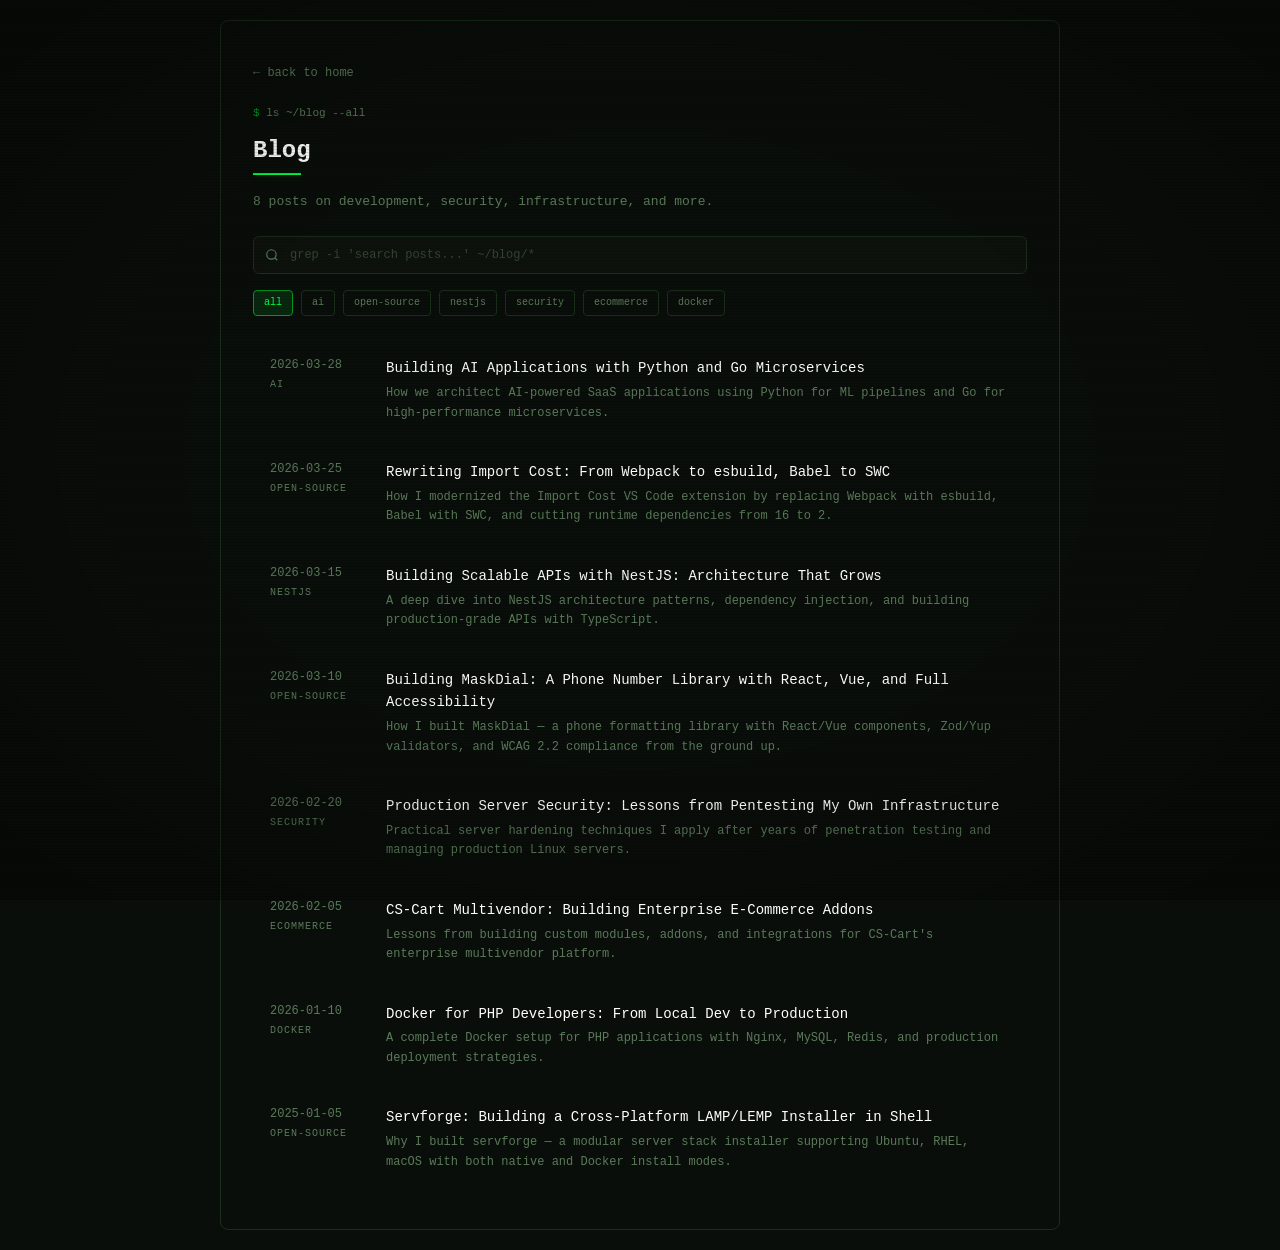
<file: blog/index.html>
<!DOCTYPE html><html lang="en"> <head><meta charset="UTF-8"><meta name="viewport" content="width=device-width, initial-scale=1.0"><link rel="icon" type="image/svg+xml" href="/favicon.svg"><link rel="icon" href="/favicon.ico"><link rel="preconnect" href="https://fonts.googleapis.com"><link rel="preconnect" href="https://fonts.gstatic.com" crossorigin><link href="https://fonts.googleapis.com/css2?family=JetBrains+Mono:wght@300;400;500;600;700&display=swap" rel="stylesheet"><!-- Primary Meta --><meta name="description" content="Technical blog posts on full stack development, security, Docker, AI, and open source by Ruban S."><meta name="author" content="Ruban S"><meta name="keywords" content="Ruban S, Software Engineer, Full Stack Developer, Node.js, NestJS, Python, Go, PHP, Laravel, Penetration Testing, Coimbatore"><!-- Open Graph --><meta property="og:type" content="website"><meta property="og:url" content="https://ruban.dev/blog/"><meta property="og:title" content="Blog | Ruban S"><meta property="og:description" content="Technical blog posts on full stack development, security, Docker, AI, and open source by Ruban S."><meta property="og:image" content="https://ruban.dev/favicon.svg"><meta property="og:site_name" content="Ruban S Portfolio"><!-- Twitter --><meta name="twitter:card" content="summary"><meta name="twitter:title" content="Blog | Ruban S"><meta name="twitter:description" content="Technical blog posts on full stack development, security, Docker, AI, and open source by Ruban S."><meta name="twitter:image" content="https://ruban.dev/favicon.svg"><!-- Canonical --><link rel="canonical" href="https://ruban.dev/blog/"><meta http-equiv="X-Frame-Options" content="SAMEORIGIN"><meta http-equiv="X-Content-Type-Options" content="nosniff"><meta name="referrer" content="strict-origin-when-cross-origin"><meta http-equiv="Content-Security-Policy" content="default-src 'self'; font-src https://fonts.googleapis.com https://fonts.gstatic.com; style-src 'self' 'unsafe-inline'; script-src 'self' 'unsafe-inline'; img-src 'self' data:;"><title>Blog | Ruban S</title><script>
      const saved = localStorage.getItem('theme');
      if (saved && saved !== 'green') document.documentElement.setAttribute('data-theme', saved);
    </script><link rel="stylesheet" href="/_astro/_astro_content.DfLi3KDt.css"></head> <body class="bg-term-bg text-term-text font-mono text-sm leading-relaxed min-h-screen overflow-x-hidden">  <div class="max-w-[880px] mx-auto px-5 py-5"> <div class="bg-term-bg border border-term-border rounded-lg px-8 py-10 max-sm:px-4 max-sm:py-6"> <a href="/" class="text-xs text-term-text-dim hover:text-term-green transition-colors mb-6 inline-block">← back to home</a> <div class="mb-2"> <div class="text-[11px] text-term-text-dim mb-3 font-mono"><span class="text-term-green-dark">$</span> ls ~/blog --all</div> <h1 class="text-2xl font-bold text-white mb-1.5">Blog</h1> <div class="w-12 h-0.5 bg-term-green mb-4 shadow-[0_0_8px_rgba(0,255,65,0.15)]"></div> <p class="text-[13px] text-term-text-dim mb-6">8 posts on development, security, infrastructure, and more.</p> </div> <!-- Search --> <div class="relative mb-4"> <svg class="absolute left-3 top-1/2 -translate-y-1/2 w-3.5 h-3.5 text-term-text-dim pointer-events-none" viewBox="0 0 24 24" fill="none" stroke="currentColor" stroke-width="2"><circle cx="11" cy="11" r="8"></circle><line x1="21" y1="21" x2="16.65" y2="16.65"></line></svg> <input id="blog-search" type="text" placeholder="grep -i 'search posts...' ~/blog/*" class="w-full bg-term-card border border-term-border rounded-md pl-9 pr-4 py-2.5 text-xs text-term-text outline-none focus:border-term-green-dark caret-term-green placeholder:text-term-text-dim/50 transition-colors" autocomplete="off"> </div> <!-- Tags filter --> <div class="flex flex-wrap gap-2 mb-6"> <button class="tag-filter active-tag text-[10px] text-term-green px-2.5 py-1 rounded bg-term-green/10 border border-term-green-dark transition-all cursor-pointer" data-tag="all">all</button> <button class="tag-filter text-[10px] text-term-text-dim px-2.5 py-1 rounded border border-term-border hover:text-term-green hover:border-term-green-dark hover:bg-term-green/5 transition-all cursor-pointer" data-tag="ai">ai</button><button class="tag-filter text-[10px] text-term-text-dim px-2.5 py-1 rounded border border-term-border hover:text-term-green hover:border-term-green-dark hover:bg-term-green/5 transition-all cursor-pointer" data-tag="open-source">open-source</button><button class="tag-filter text-[10px] text-term-text-dim px-2.5 py-1 rounded border border-term-border hover:text-term-green hover:border-term-green-dark hover:bg-term-green/5 transition-all cursor-pointer" data-tag="nestjs">nestjs</button><button class="tag-filter text-[10px] text-term-text-dim px-2.5 py-1 rounded border border-term-border hover:text-term-green hover:border-term-green-dark hover:bg-term-green/5 transition-all cursor-pointer" data-tag="security">security</button><button class="tag-filter text-[10px] text-term-text-dim px-2.5 py-1 rounded border border-term-border hover:text-term-green hover:border-term-green-dark hover:bg-term-green/5 transition-all cursor-pointer" data-tag="ecommerce">ecommerce</button><button class="tag-filter text-[10px] text-term-text-dim px-2.5 py-1 rounded border border-term-border hover:text-term-green hover:border-term-green-dark hover:bg-term-green/5 transition-all cursor-pointer" data-tag="docker">docker</button> </div> <!-- Results count --> <div id="results-count" class="text-[11px] text-term-text-dim mb-4"></div> <!-- Posts list --> <div class="flex flex-col gap-1" id="posts-list"> <a href="/blog/building-ai-apps-with-python" data-tag="ai" data-title="building ai applications with python and go microservices" data-description="how we architect ai-powered saas applications using python for ml pipelines and go for high-performance microservices." class="blog-post grid grid-cols-[100px_1fr] max-sm:grid-cols-1 gap-4 max-sm:gap-1 px-4 py-4 rounded-md border border-transparent hover:bg-term-green/5 hover:border-term-border transition-all no-underline group/blog"> <div> <span class="text-xs text-term-text-dim tabular-nums block">2026-03-28</span> <span class="text-[10px] text-term-text-dim uppercase tracking-widest mt-1 block">ai</span> </div> <div> <span class="text-[14px] text-white font-medium group-hover/blog:text-term-green transition-colors block mb-1">Building AI Applications with Python and Go Microservices</span> <span class="text-[12px] text-term-text-dim leading-relaxed block">How we architect AI-powered SaaS applications using Python for ML pipelines and Go for high-performance microservices.</span> </div> </a><a href="/blog/import-cost-rewrite" data-tag="open-source" data-title="rewriting import cost: from webpack to esbuild, babel to swc" data-description="how i modernized the import cost vs code extension by replacing webpack with esbuild, babel with swc, and cutting runtime dependencies from 16 to 2." class="blog-post grid grid-cols-[100px_1fr] max-sm:grid-cols-1 gap-4 max-sm:gap-1 px-4 py-4 rounded-md border border-transparent hover:bg-term-green/5 hover:border-term-border transition-all no-underline group/blog"> <div> <span class="text-xs text-term-text-dim tabular-nums block">2026-03-25</span> <span class="text-[10px] text-term-text-dim uppercase tracking-widest mt-1 block">open-source</span> </div> <div> <span class="text-[14px] text-white font-medium group-hover/blog:text-term-green transition-colors block mb-1">Rewriting Import Cost: From Webpack to esbuild, Babel to SWC</span> <span class="text-[12px] text-term-text-dim leading-relaxed block">How I modernized the Import Cost VS Code extension by replacing Webpack with esbuild, Babel with SWC, and cutting runtime dependencies from 16 to 2.</span> </div> </a><a href="/blog/getting-started-with-nestjs" data-tag="nestjs" data-title="building scalable apis with nestjs: architecture that grows" data-description="a deep dive into nestjs architecture patterns, dependency injection, and building production-grade apis with typescript." class="blog-post grid grid-cols-[100px_1fr] max-sm:grid-cols-1 gap-4 max-sm:gap-1 px-4 py-4 rounded-md border border-transparent hover:bg-term-green/5 hover:border-term-border transition-all no-underline group/blog"> <div> <span class="text-xs text-term-text-dim tabular-nums block">2026-03-15</span> <span class="text-[10px] text-term-text-dim uppercase tracking-widest mt-1 block">nestjs</span> </div> <div> <span class="text-[14px] text-white font-medium group-hover/blog:text-term-green transition-colors block mb-1">Building Scalable APIs with NestJS: Architecture That Grows</span> <span class="text-[12px] text-term-text-dim leading-relaxed block">A deep dive into NestJS architecture patterns, dependency injection, and building production-grade APIs with TypeScript.</span> </div> </a><a href="/blog/maskdial-phone-formatting" data-tag="open-source" data-title="building maskdial: a phone number library with react, vue, and full accessibility" data-description="how i built maskdial — a phone formatting library with react/vue components, zod/yup validators, and wcag 2.2 compliance from the ground up." class="blog-post grid grid-cols-[100px_1fr] max-sm:grid-cols-1 gap-4 max-sm:gap-1 px-4 py-4 rounded-md border border-transparent hover:bg-term-green/5 hover:border-term-border transition-all no-underline group/blog"> <div> <span class="text-xs text-term-text-dim tabular-nums block">2026-03-10</span> <span class="text-[10px] text-term-text-dim uppercase tracking-widest mt-1 block">open-source</span> </div> <div> <span class="text-[14px] text-white font-medium group-hover/blog:text-term-green transition-colors block mb-1">Building MaskDial: A Phone Number Library with React, Vue, and Full Accessibility</span> <span class="text-[12px] text-term-text-dim leading-relaxed block">How I built MaskDial — a phone formatting library with React/Vue components, Zod/Yup validators, and WCAG 2.2 compliance from the ground up.</span> </div> </a><a href="/blog/server-security-basics" data-tag="security" data-title="production server security: lessons from pentesting my own infrastructure" data-description="practical server hardening techniques i apply after years of penetration testing and managing production linux servers." class="blog-post grid grid-cols-[100px_1fr] max-sm:grid-cols-1 gap-4 max-sm:gap-1 px-4 py-4 rounded-md border border-transparent hover:bg-term-green/5 hover:border-term-border transition-all no-underline group/blog"> <div> <span class="text-xs text-term-text-dim tabular-nums block">2026-02-20</span> <span class="text-[10px] text-term-text-dim uppercase tracking-widest mt-1 block">security</span> </div> <div> <span class="text-[14px] text-white font-medium group-hover/blog:text-term-green transition-colors block mb-1">Production Server Security: Lessons from Pentesting My Own Infrastructure</span> <span class="text-[12px] text-term-text-dim leading-relaxed block">Practical server hardening techniques I apply after years of penetration testing and managing production Linux servers.</span> </div> </a><a href="/blog/cscart-multivendor-development" data-tag="ecommerce" data-title="cs-cart multivendor: building enterprise e-commerce addons" data-description="lessons from building custom modules, addons, and integrations for cs-cart's enterprise multivendor platform." class="blog-post grid grid-cols-[100px_1fr] max-sm:grid-cols-1 gap-4 max-sm:gap-1 px-4 py-4 rounded-md border border-transparent hover:bg-term-green/5 hover:border-term-border transition-all no-underline group/blog"> <div> <span class="text-xs text-term-text-dim tabular-nums block">2026-02-05</span> <span class="text-[10px] text-term-text-dim uppercase tracking-widest mt-1 block">ecommerce</span> </div> <div> <span class="text-[14px] text-white font-medium group-hover/blog:text-term-green transition-colors block mb-1">CS-Cart Multivendor: Building Enterprise E-Commerce Addons</span> <span class="text-[12px] text-term-text-dim leading-relaxed block">Lessons from building custom modules, addons, and integrations for CS-Cart&#39;s enterprise multivendor platform.</span> </div> </a><a href="/blog/docker-for-php-developers" data-tag="docker" data-title="docker for php developers: from local dev to production" data-description="a complete docker setup for php applications with nginx, mysql, redis, and production deployment strategies." class="blog-post grid grid-cols-[100px_1fr] max-sm:grid-cols-1 gap-4 max-sm:gap-1 px-4 py-4 rounded-md border border-transparent hover:bg-term-green/5 hover:border-term-border transition-all no-underline group/blog"> <div> <span class="text-xs text-term-text-dim tabular-nums block">2026-01-10</span> <span class="text-[10px] text-term-text-dim uppercase tracking-widest mt-1 block">docker</span> </div> <div> <span class="text-[14px] text-white font-medium group-hover/blog:text-term-green transition-colors block mb-1">Docker for PHP Developers: From Local Dev to Production</span> <span class="text-[12px] text-term-text-dim leading-relaxed block">A complete Docker setup for PHP applications with Nginx, MySQL, Redis, and production deployment strategies.</span> </div> </a><a href="/blog/servforge-server-setup" data-tag="open-source" data-title="servforge: building a cross-platform lamp/lemp installer in shell" data-description="why i built servforge — a modular server stack installer supporting ubuntu, rhel, macos with both native and docker install modes." class="blog-post grid grid-cols-[100px_1fr] max-sm:grid-cols-1 gap-4 max-sm:gap-1 px-4 py-4 rounded-md border border-transparent hover:bg-term-green/5 hover:border-term-border transition-all no-underline group/blog"> <div> <span class="text-xs text-term-text-dim tabular-nums block">2025-01-05</span> <span class="text-[10px] text-term-text-dim uppercase tracking-widest mt-1 block">open-source</span> </div> <div> <span class="text-[14px] text-white font-medium group-hover/blog:text-term-green transition-colors block mb-1">Servforge: Building a Cross-Platform LAMP/LEMP Installer in Shell</span> <span class="text-[12px] text-term-text-dim leading-relaxed block">Why I built servforge — a modular server stack installer supporting Ubuntu, RHEL, macOS with both native and Docker install modes.</span> </div> </a> </div> <!-- No results --> <div id="no-results" class="hidden text-center py-12"> <div class="text-term-text-dim text-sm mb-2">No posts found</div> <div class="text-term-text-dim text-xs">Try a different search term or filter</div> </div> </div> </div>  <script type="module">const s=new IntersectionObserver(e=>{e.forEach(r=>{r.isIntersecting&&r.target.classList.add("visible")})},{threshold:.1});document.querySelectorAll(".reveal").forEach(e=>s.observe(e));</script> <script type="module">const c=["ArrowUp","ArrowUp","ArrowDown","ArrowDown","ArrowLeft","ArrowRight","ArrowLeft","ArrowRight","b","a"];let o=[];document.addEventListener("keydown",t=>{window.__snakeActive||(o.push(t.key),o.length>c.length&&o.shift(),o.length===c.length&&o.every((e,i)=>e===c[i])&&(o=[],y()))});function y(){const t=document.createElement("canvas");t.style.cssText="position:fixed;inset:0;z-index:9999;pointer-events:none;",document.body.appendChild(t);const e=t.getContext("2d");t.width=window.innerWidth,t.height=window.innerHeight;const i="ABCDEFGHIJKLMNOPQRSTUVWXYZabcdefghijklmnopqrstuvwxyz0123456789@#$%^&*(){}[]|;:<>?/~",r=14,g=Math.floor(t.width/r),l=new Array(g).fill(0).map(()=>Math.random()*-50);let s=0,f=!1,h=!1;const m=performance.now();function d(){s=(performance.now()-m)/1e3,e.fillStyle="rgba(10, 14, 10, 0.05)",e.fillRect(0,0,t.width,t.height),e.fillStyle="#00ff41",e.font=`${r}px monospace`;for(let n=0;n<l.length;n++){const a=i[Math.floor(Math.random()*i.length)],p=n*r,w=l[n]*r;Math.random()>.95?e.fillStyle="#ffffff":e.fillStyle=`rgba(0, 255, 65, ${.4+Math.random()*.6})`,e.fillText(a,p,w),w>t.height&&Math.random()>.975&&(l[n]=0),l[n]+=.5}if(s>5&&!f&&(f=!0),f){e.save(),e.fillStyle="rgba(10, 14, 10, 0.7)";const n=500,a=60;e.fillRect((t.width-n)/2,(t.height-a)/2,n,a),e.font="bold 24px monospace",e.fillStyle="#00ff41",e.textAlign="center",e.textBaseline="middle",e.shadowColor="#00ff41",e.shadowBlur=20,e.fillText("YOU FOUND THE SECRET",t.width/2,t.height/2),e.restore()}s>10&&!h&&(h=!0,t.style.transition="opacity 3s ease",t.style.opacity="0",setTimeout(()=>t.remove(),3e3)),h||requestAnimationFrame(d)}requestAnimationFrame(d)}</script> </body> </html> <script type="module">const a=document.getElementById("blog-search"),l=document.querySelectorAll(".tag-filter"),y=document.querySelectorAll(".blog-post"),n=document.getElementById("results-count"),f=document.getElementById("no-results");let r="all";function c(){const e=a.value.toLowerCase().trim();let t=0;y.forEach(d=>{const s=d,o=s.dataset.tag||"",i=s.dataset.title||"",m=s.dataset.description||"",g=r==="all"||o===r,u=!e||i.includes(e)||m.includes(e)||o.includes(e);g&&u?(s.style.display="",t++):s.style.display="none"}),e||r!=="all"?n.textContent=`${t} post${t!==1?"s":""} found`:n.textContent="",f.classList.toggle("hidden",t>0)}a?.addEventListener("input",c);l.forEach(e=>{e.addEventListener("click",()=>{r=e.dataset.tag||"all",l.forEach(t=>{t.classList.remove("text-term-green","bg-term-green/10","border-term-green-dark","active-tag"),t.classList.add("text-term-text-dim","border-term-border")}),e.classList.remove("text-term-text-dim","border-term-border"),e.classList.add("text-term-green","bg-term-green/10","border-term-green-dark","active-tag"),c()})});</script>
</file>
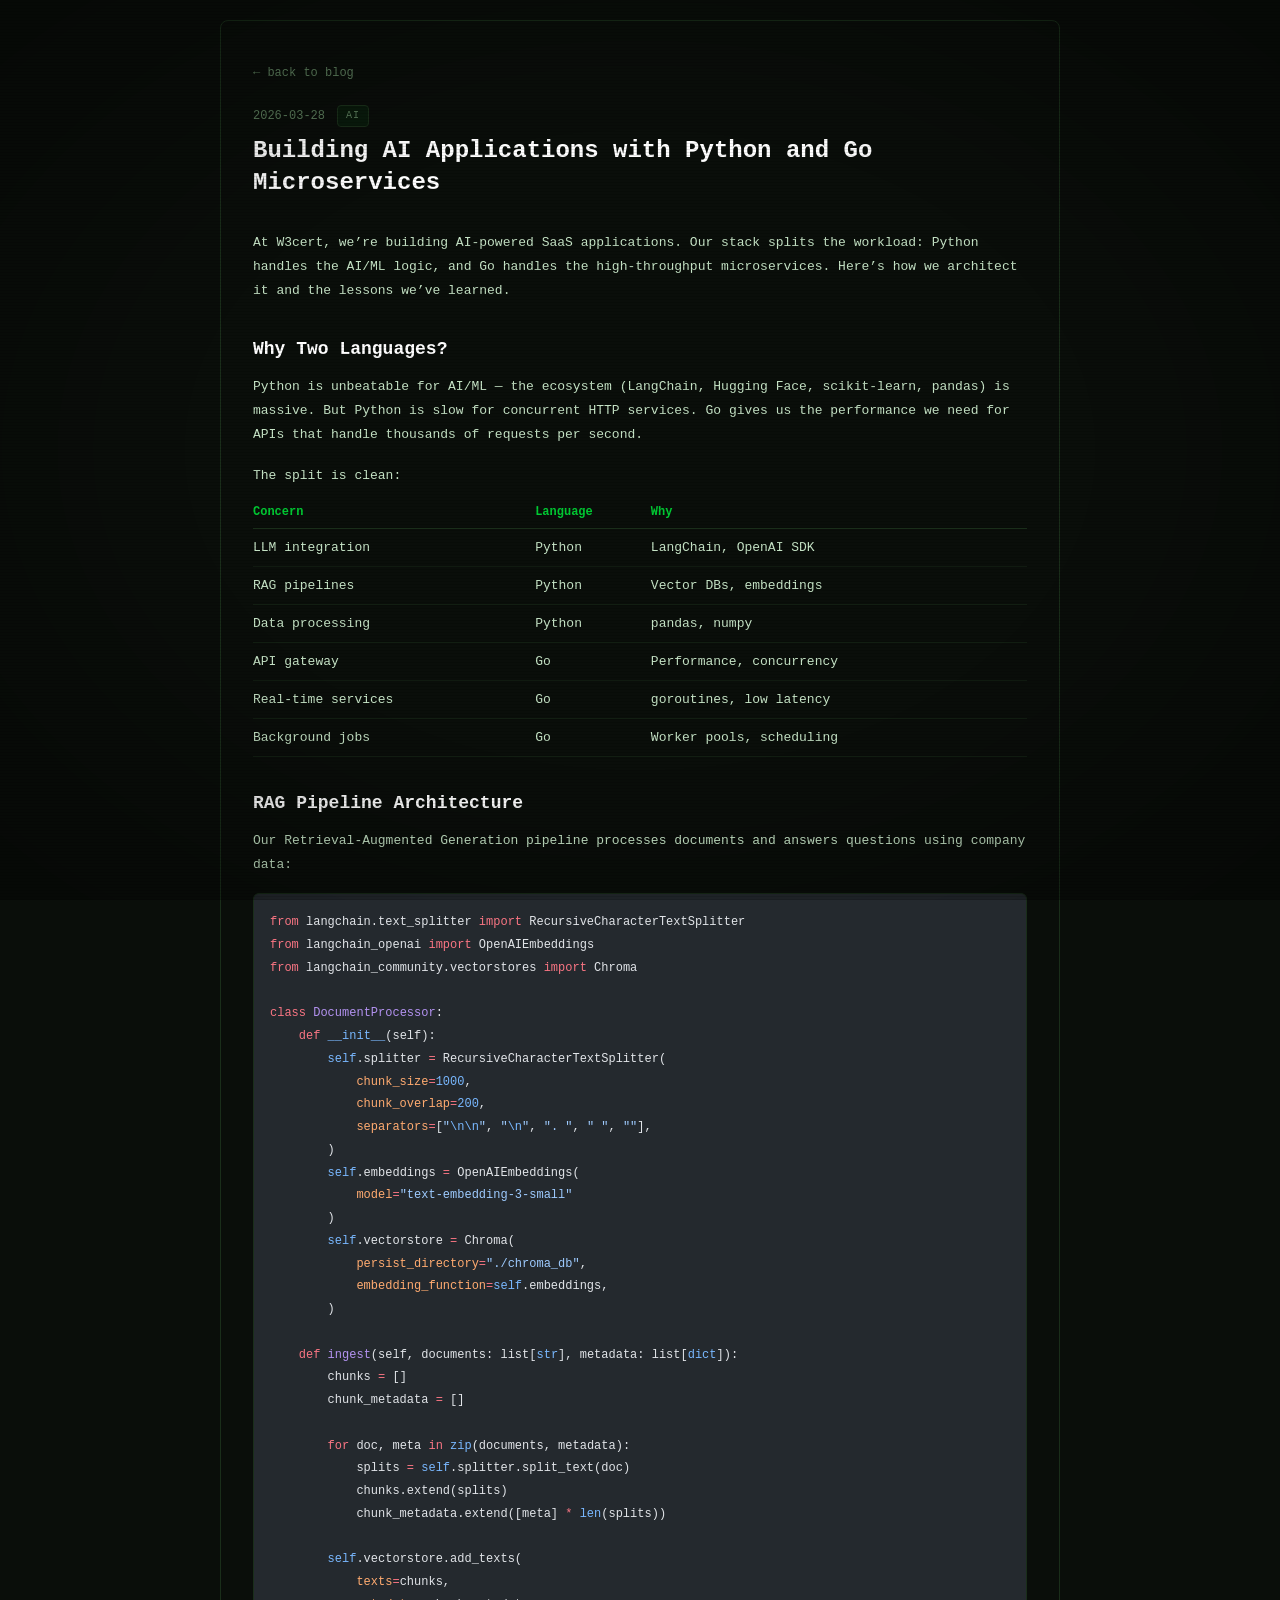
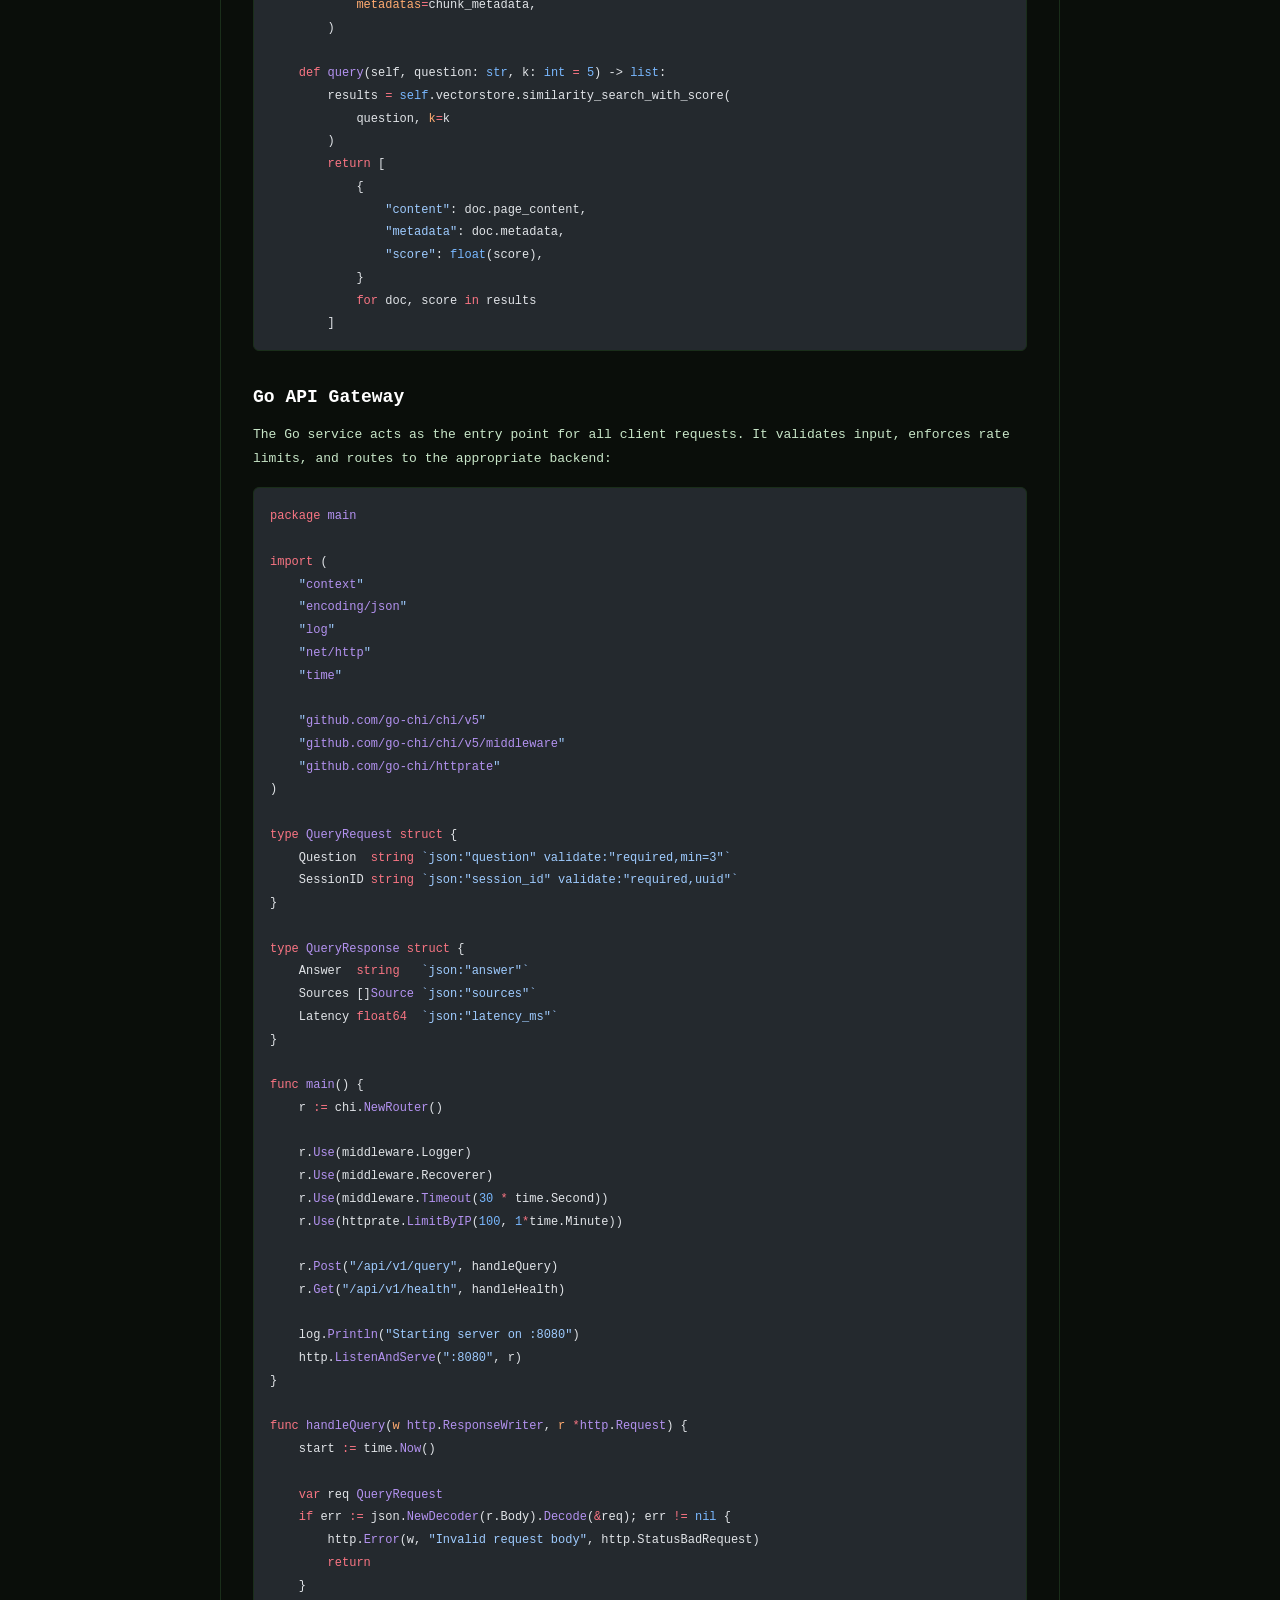
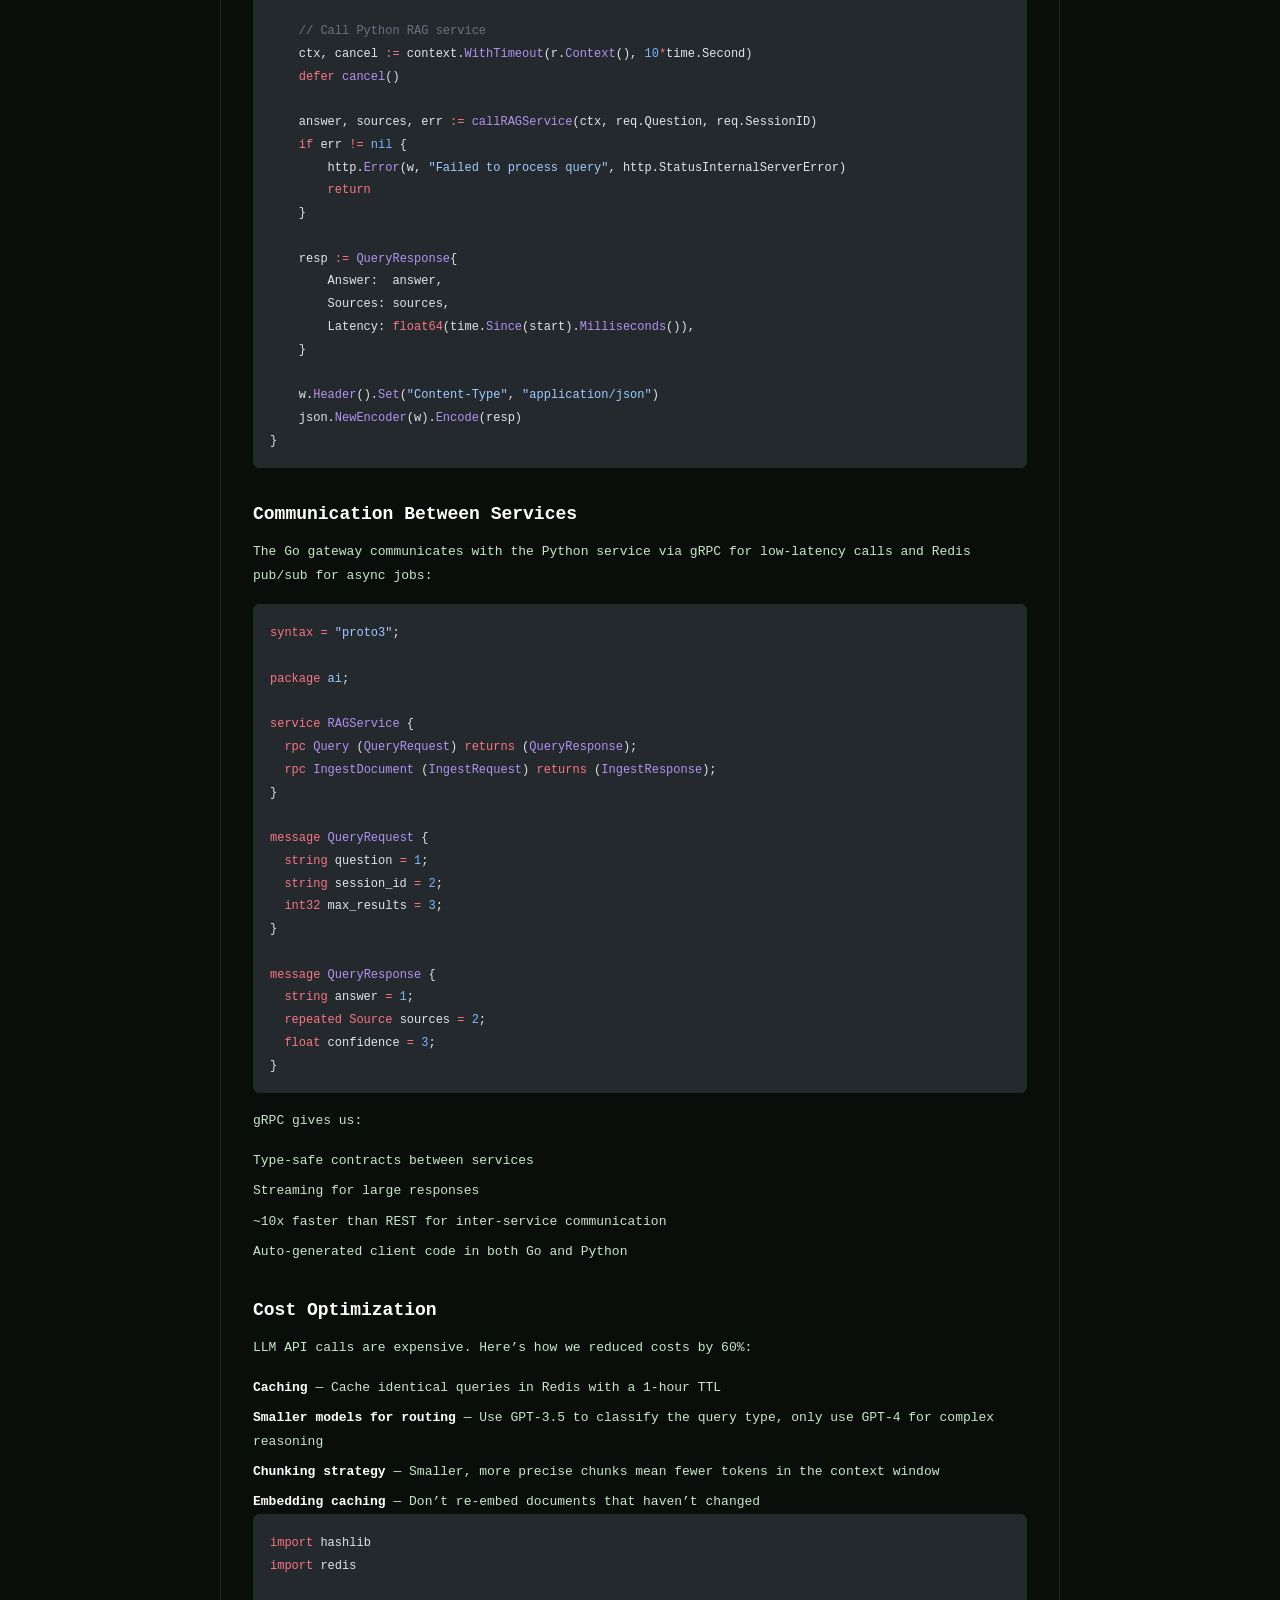
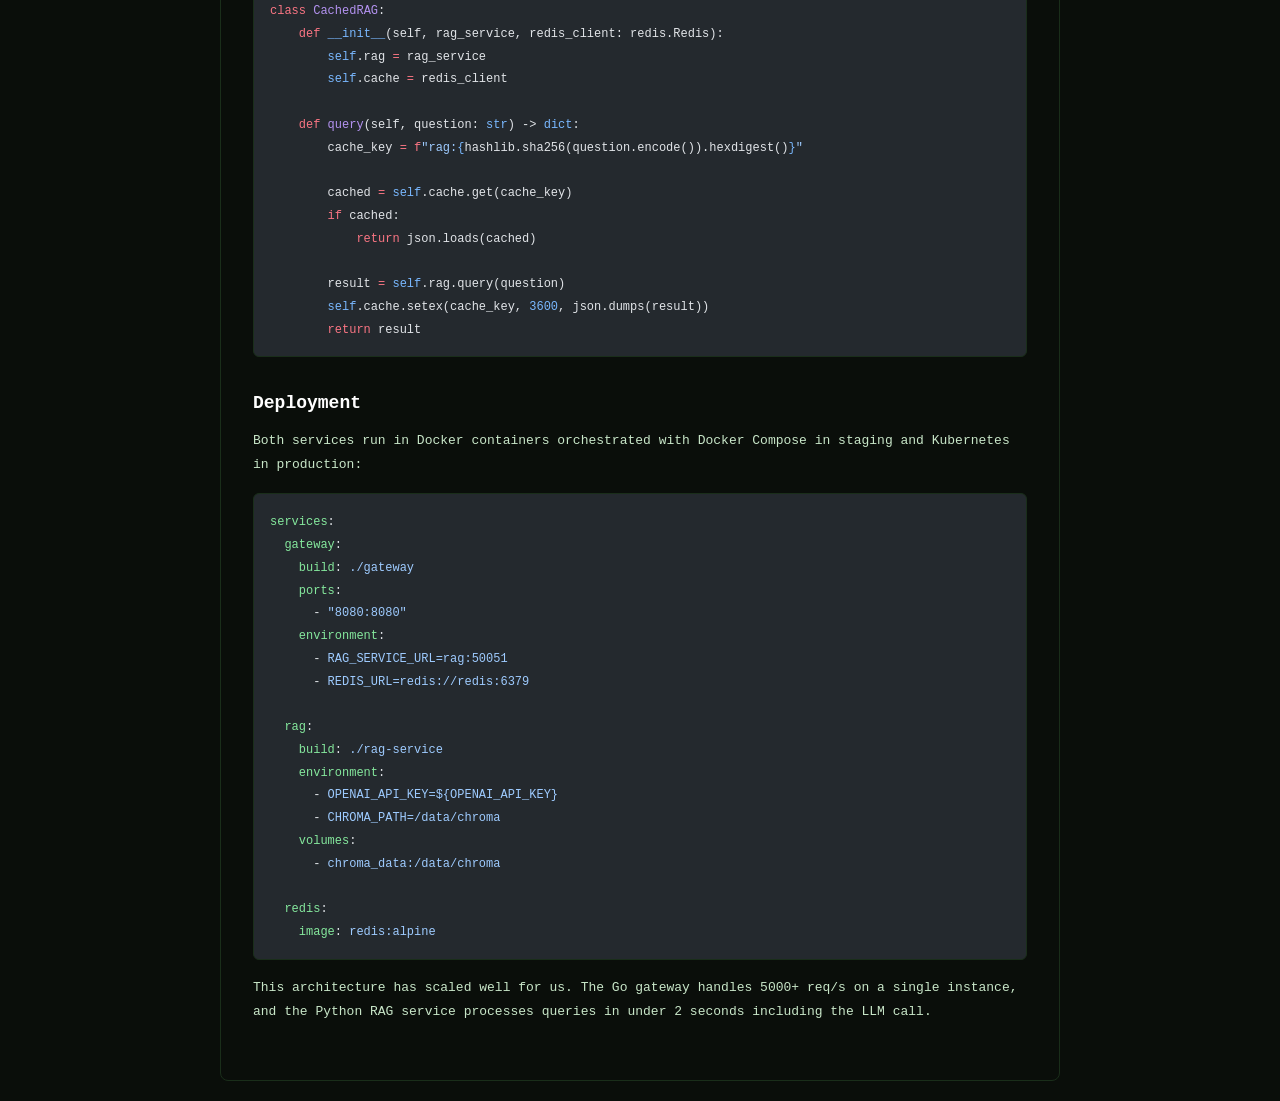
<file: blog/building-ai-apps-with-python/index.html>
<!DOCTYPE html><html lang="en"> <head><meta charset="UTF-8"><meta name="viewport" content="width=device-width, initial-scale=1.0"><link rel="icon" type="image/svg+xml" href="/favicon.svg"><link rel="icon" href="/favicon.ico"><link rel="preconnect" href="https://fonts.googleapis.com"><link rel="preconnect" href="https://fonts.gstatic.com" crossorigin><link href="https://fonts.googleapis.com/css2?family=JetBrains+Mono:wght@300;400;500;600;700&display=swap" rel="stylesheet"><!-- Primary Meta --><meta name="description" content="How we architect AI-powered SaaS applications using Python for ML pipelines and Go for high-performance microservices."><meta name="author" content="Ruban S"><meta name="keywords" content="ai"><!-- Open Graph --><meta property="og:type" content="article"><meta property="og:url" content="https://ruban.dev/blog/building-ai-apps-with-python/"><meta property="og:title" content="Building AI Applications with Python and Go Microservices | Ruban S"><meta property="og:description" content="How we architect AI-powered SaaS applications using Python for ML pipelines and Go for high-performance microservices."><meta property="og:image" content="https://ruban.dev/favicon.svg"><meta property="og:site_name" content="Ruban S Portfolio"><meta property="article:published_time" content="2026-03-28T00:00:00.000Z"><meta property="article:author" content="Ruban S"><meta property="article:tag" content="ai"><!-- Twitter --><meta name="twitter:card" content="summary"><meta name="twitter:title" content="Building AI Applications with Python and Go Microservices | Ruban S"><meta name="twitter:description" content="How we architect AI-powered SaaS applications using Python for ML pipelines and Go for high-performance microservices."><meta name="twitter:image" content="https://ruban.dev/favicon.svg"><!-- Canonical --><link rel="canonical" href="https://ruban.dev/blog/building-ai-apps-with-python/"><meta http-equiv="X-Frame-Options" content="SAMEORIGIN"><meta http-equiv="X-Content-Type-Options" content="nosniff"><meta name="referrer" content="strict-origin-when-cross-origin"><meta http-equiv="Content-Security-Policy" content="default-src 'self'; font-src https://fonts.googleapis.com https://fonts.gstatic.com; style-src 'self' 'unsafe-inline'; script-src 'self' 'unsafe-inline'; img-src 'self' data:;"><title>Building AI Applications with Python and Go Microservices | Ruban S</title><script>
      const saved = localStorage.getItem('theme');
      if (saved && saved !== 'green') document.documentElement.setAttribute('data-theme', saved);
    </script><link rel="stylesheet" href="/_astro/_astro_content.DfLi3KDt.css"></head> <body class="bg-term-bg text-term-text font-mono text-sm leading-relaxed min-h-screen overflow-x-hidden">  <div class="max-w-[880px] mx-auto px-5 py-5"> <div class="bg-term-bg border border-term-border rounded-lg px-8 py-10 max-sm:px-4 max-sm:py-6"> <a href="/blog" class="text-xs text-term-text-dim hover:text-term-green transition-colors mb-6 inline-block">← back to blog</a> <div class="mb-2 flex items-center gap-3"> <span class="text-xs text-term-text-dim tabular-nums">2026-03-28</span> <span class="text-[10px] text-term-text-dim uppercase tracking-widest px-2 py-0.5 rounded bg-term-green/5 border border-term-border">ai</span> </div> <h1 class="text-2xl font-bold text-white mb-8">Building AI Applications with Python and Go Microservices</h1> <article class="blog-content prose prose-invert prose-sm max-w-none
        [&_p]:text-term-text [&_p]:text-[13px] [&_p]:leading-[1.85] [&_p]:mb-4
        [&_h2]:text-white [&_h2]:text-lg [&_h2]:font-bold [&_h2]:mt-8 [&_h2]:mb-3
        [&_h3]:text-white [&_h3]:text-base [&_h3]:font-semibold [&_h3]:mt-6 [&_h3]:mb-2
        [&_ul]:space-y-1.5 [&_li]:text-term-text [&_li]:text-[13px] [&_li]:leading-[1.85]
        [&_ol]:space-y-1.5 [&_ol_li]:text-term-text [&_ol_li]:text-[13px]
        [&_code]:text-term-green [&_code]:text-xs [&_code]:bg-term-card [&_code]:px-1.5 [&_code]:py-0.5 [&_code]:rounded
        [&_pre]:relative [&_pre]:bg-term-card [&_pre]:border [&_pre]:border-term-border [&_pre]:rounded-md [&_pre]:p-4 [&_pre]:overflow-x-auto [&_pre]:mb-4
        [&_pre_code]:bg-transparent [&_pre_code]:p-0 [&_pre_code]:text-term-text
        [&_a]:text-term-green [&_a]:no-underline [&_a]:hover:opacity-80
        [&_strong]:text-white
        [&_blockquote]:border-l-2 [&_blockquote]:border-term-green-dark [&_blockquote]:pl-4 [&_blockquote]:italic [&_blockquote]:text-term-text-dim
        [&_hr]:border-term-border [&_hr]:my-8
        [&_table]:w-full [&_th]:text-left [&_th]:text-term-green-dim [&_th]:text-xs [&_th]:pb-2 [&_th]:border-b [&_th]:border-term-border [&_td]:text-[13px] [&_td]:py-2 [&_td]:border-b [&_td]:border-term-border/50
      "> <p>At W3cert, we’re building AI-powered SaaS applications. Our stack splits the workload: Python handles the AI/ML logic, and Go handles the high-throughput microservices. Here’s how we architect it and the lessons we’ve learned.</p>
<h2 id="why-two-languages">Why Two Languages?</h2>
<p>Python is unbeatable for AI/ML — the ecosystem (LangChain, Hugging Face, scikit-learn, pandas) is massive. But Python is slow for concurrent HTTP services. Go gives us the performance we need for APIs that handle thousands of requests per second.</p>
<p>The split is clean:</p>








































<table><thead><tr><th>Concern</th><th>Language</th><th>Why</th></tr></thead><tbody><tr><td>LLM integration</td><td>Python</td><td>LangChain, OpenAI SDK</td></tr><tr><td>RAG pipelines</td><td>Python</td><td>Vector DBs, embeddings</td></tr><tr><td>Data processing</td><td>Python</td><td>pandas, numpy</td></tr><tr><td>API gateway</td><td>Go</td><td>Performance, concurrency</td></tr><tr><td>Real-time services</td><td>Go</td><td>goroutines, low latency</td></tr><tr><td>Background jobs</td><td>Go</td><td>Worker pools, scheduling</td></tr></tbody></table>
<h2 id="rag-pipeline-architecture">RAG Pipeline Architecture</h2>
<p>Our Retrieval-Augmented Generation pipeline processes documents and answers questions using company data:</p>
<pre class="astro-code github-dark" style="background-color:#24292e;color:#e1e4e8; overflow-x: auto;" tabindex="0" data-language="python"><code><span class="line"><span style="color:#F97583">from</span><span style="color:#E1E4E8"> langchain.text_splitter </span><span style="color:#F97583">import</span><span style="color:#E1E4E8"> RecursiveCharacterTextSplitter</span></span>
<span class="line"><span style="color:#F97583">from</span><span style="color:#E1E4E8"> langchain_openai </span><span style="color:#F97583">import</span><span style="color:#E1E4E8"> OpenAIEmbeddings</span></span>
<span class="line"><span style="color:#F97583">from</span><span style="color:#E1E4E8"> langchain_community.vectorstores </span><span style="color:#F97583">import</span><span style="color:#E1E4E8"> Chroma</span></span>
<span class="line"></span>
<span class="line"><span style="color:#F97583">class</span><span style="color:#B392F0"> DocumentProcessor</span><span style="color:#E1E4E8">:</span></span>
<span class="line"><span style="color:#F97583">    def</span><span style="color:#79B8FF"> __init__</span><span style="color:#E1E4E8">(self):</span></span>
<span class="line"><span style="color:#79B8FF">        self</span><span style="color:#E1E4E8">.splitter </span><span style="color:#F97583">=</span><span style="color:#E1E4E8"> RecursiveCharacterTextSplitter(</span></span>
<span class="line"><span style="color:#FFAB70">            chunk_size</span><span style="color:#F97583">=</span><span style="color:#79B8FF">1000</span><span style="color:#E1E4E8">,</span></span>
<span class="line"><span style="color:#FFAB70">            chunk_overlap</span><span style="color:#F97583">=</span><span style="color:#79B8FF">200</span><span style="color:#E1E4E8">,</span></span>
<span class="line"><span style="color:#FFAB70">            separators</span><span style="color:#F97583">=</span><span style="color:#E1E4E8">[</span><span style="color:#9ECBFF">"</span><span style="color:#79B8FF">\n\n</span><span style="color:#9ECBFF">"</span><span style="color:#E1E4E8">, </span><span style="color:#9ECBFF">"</span><span style="color:#79B8FF">\n</span><span style="color:#9ECBFF">"</span><span style="color:#E1E4E8">, </span><span style="color:#9ECBFF">". "</span><span style="color:#E1E4E8">, </span><span style="color:#9ECBFF">" "</span><span style="color:#E1E4E8">, </span><span style="color:#9ECBFF">""</span><span style="color:#E1E4E8">],</span></span>
<span class="line"><span style="color:#E1E4E8">        )</span></span>
<span class="line"><span style="color:#79B8FF">        self</span><span style="color:#E1E4E8">.embeddings </span><span style="color:#F97583">=</span><span style="color:#E1E4E8"> OpenAIEmbeddings(</span></span>
<span class="line"><span style="color:#FFAB70">            model</span><span style="color:#F97583">=</span><span style="color:#9ECBFF">"text-embedding-3-small"</span></span>
<span class="line"><span style="color:#E1E4E8">        )</span></span>
<span class="line"><span style="color:#79B8FF">        self</span><span style="color:#E1E4E8">.vectorstore </span><span style="color:#F97583">=</span><span style="color:#E1E4E8"> Chroma(</span></span>
<span class="line"><span style="color:#FFAB70">            persist_directory</span><span style="color:#F97583">=</span><span style="color:#9ECBFF">"./chroma_db"</span><span style="color:#E1E4E8">,</span></span>
<span class="line"><span style="color:#FFAB70">            embedding_function</span><span style="color:#F97583">=</span><span style="color:#79B8FF">self</span><span style="color:#E1E4E8">.embeddings,</span></span>
<span class="line"><span style="color:#E1E4E8">        )</span></span>
<span class="line"></span>
<span class="line"><span style="color:#F97583">    def</span><span style="color:#B392F0"> ingest</span><span style="color:#E1E4E8">(self, documents: list[</span><span style="color:#79B8FF">str</span><span style="color:#E1E4E8">], metadata: list[</span><span style="color:#79B8FF">dict</span><span style="color:#E1E4E8">]):</span></span>
<span class="line"><span style="color:#E1E4E8">        chunks </span><span style="color:#F97583">=</span><span style="color:#E1E4E8"> []</span></span>
<span class="line"><span style="color:#E1E4E8">        chunk_metadata </span><span style="color:#F97583">=</span><span style="color:#E1E4E8"> []</span></span>
<span class="line"></span>
<span class="line"><span style="color:#F97583">        for</span><span style="color:#E1E4E8"> doc, meta </span><span style="color:#F97583">in</span><span style="color:#79B8FF"> zip</span><span style="color:#E1E4E8">(documents, metadata):</span></span>
<span class="line"><span style="color:#E1E4E8">            splits </span><span style="color:#F97583">=</span><span style="color:#79B8FF"> self</span><span style="color:#E1E4E8">.splitter.split_text(doc)</span></span>
<span class="line"><span style="color:#E1E4E8">            chunks.extend(splits)</span></span>
<span class="line"><span style="color:#E1E4E8">            chunk_metadata.extend([meta] </span><span style="color:#F97583">*</span><span style="color:#79B8FF"> len</span><span style="color:#E1E4E8">(splits))</span></span>
<span class="line"></span>
<span class="line"><span style="color:#79B8FF">        self</span><span style="color:#E1E4E8">.vectorstore.add_texts(</span></span>
<span class="line"><span style="color:#FFAB70">            texts</span><span style="color:#F97583">=</span><span style="color:#E1E4E8">chunks,</span></span>
<span class="line"><span style="color:#FFAB70">            metadatas</span><span style="color:#F97583">=</span><span style="color:#E1E4E8">chunk_metadata,</span></span>
<span class="line"><span style="color:#E1E4E8">        )</span></span>
<span class="line"></span>
<span class="line"><span style="color:#F97583">    def</span><span style="color:#B392F0"> query</span><span style="color:#E1E4E8">(self, question: </span><span style="color:#79B8FF">str</span><span style="color:#E1E4E8">, k: </span><span style="color:#79B8FF">int</span><span style="color:#F97583"> =</span><span style="color:#79B8FF"> 5</span><span style="color:#E1E4E8">) -> </span><span style="color:#79B8FF">list</span><span style="color:#E1E4E8">:</span></span>
<span class="line"><span style="color:#E1E4E8">        results </span><span style="color:#F97583">=</span><span style="color:#79B8FF"> self</span><span style="color:#E1E4E8">.vectorstore.similarity_search_with_score(</span></span>
<span class="line"><span style="color:#E1E4E8">            question, </span><span style="color:#FFAB70">k</span><span style="color:#F97583">=</span><span style="color:#E1E4E8">k</span></span>
<span class="line"><span style="color:#E1E4E8">        )</span></span>
<span class="line"><span style="color:#F97583">        return</span><span style="color:#E1E4E8"> [</span></span>
<span class="line"><span style="color:#E1E4E8">            {</span></span>
<span class="line"><span style="color:#9ECBFF">                "content"</span><span style="color:#E1E4E8">: doc.page_content,</span></span>
<span class="line"><span style="color:#9ECBFF">                "metadata"</span><span style="color:#E1E4E8">: doc.metadata,</span></span>
<span class="line"><span style="color:#9ECBFF">                "score"</span><span style="color:#E1E4E8">: </span><span style="color:#79B8FF">float</span><span style="color:#E1E4E8">(score),</span></span>
<span class="line"><span style="color:#E1E4E8">            }</span></span>
<span class="line"><span style="color:#F97583">            for</span><span style="color:#E1E4E8"> doc, score </span><span style="color:#F97583">in</span><span style="color:#E1E4E8"> results</span></span>
<span class="line"><span style="color:#E1E4E8">        ]</span></span></code></pre>
<h2 id="go-api-gateway">Go API Gateway</h2>
<p>The Go service acts as the entry point for all client requests. It validates input, enforces rate limits, and routes to the appropriate backend:</p>
<pre class="astro-code github-dark" style="background-color:#24292e;color:#e1e4e8; overflow-x: auto;" tabindex="0" data-language="go"><code><span class="line"><span style="color:#F97583">package</span><span style="color:#B392F0"> main</span></span>
<span class="line"></span>
<span class="line"><span style="color:#F97583">import</span><span style="color:#E1E4E8"> (</span></span>
<span class="line"><span style="color:#9ECBFF">    "</span><span style="color:#B392F0">context</span><span style="color:#9ECBFF">"</span></span>
<span class="line"><span style="color:#9ECBFF">    "</span><span style="color:#B392F0">encoding/json</span><span style="color:#9ECBFF">"</span></span>
<span class="line"><span style="color:#9ECBFF">    "</span><span style="color:#B392F0">log</span><span style="color:#9ECBFF">"</span></span>
<span class="line"><span style="color:#9ECBFF">    "</span><span style="color:#B392F0">net/http</span><span style="color:#9ECBFF">"</span></span>
<span class="line"><span style="color:#9ECBFF">    "</span><span style="color:#B392F0">time</span><span style="color:#9ECBFF">"</span></span>
<span class="line"></span>
<span class="line"><span style="color:#9ECBFF">    "</span><span style="color:#B392F0">github.com/go-chi/chi/v5</span><span style="color:#9ECBFF">"</span></span>
<span class="line"><span style="color:#9ECBFF">    "</span><span style="color:#B392F0">github.com/go-chi/chi/v5/middleware</span><span style="color:#9ECBFF">"</span></span>
<span class="line"><span style="color:#9ECBFF">    "</span><span style="color:#B392F0">github.com/go-chi/httprate</span><span style="color:#9ECBFF">"</span></span>
<span class="line"><span style="color:#E1E4E8">)</span></span>
<span class="line"></span>
<span class="line"><span style="color:#F97583">type</span><span style="color:#B392F0"> QueryRequest</span><span style="color:#F97583"> struct</span><span style="color:#E1E4E8"> {</span></span>
<span class="line"><span style="color:#E1E4E8">    Question  </span><span style="color:#F97583">string</span><span style="color:#9ECBFF"> `json:"question" validate:"required,min=3"`</span></span>
<span class="line"><span style="color:#E1E4E8">    SessionID </span><span style="color:#F97583">string</span><span style="color:#9ECBFF"> `json:"session_id" validate:"required,uuid"`</span></span>
<span class="line"><span style="color:#E1E4E8">}</span></span>
<span class="line"></span>
<span class="line"><span style="color:#F97583">type</span><span style="color:#B392F0"> QueryResponse</span><span style="color:#F97583"> struct</span><span style="color:#E1E4E8"> {</span></span>
<span class="line"><span style="color:#E1E4E8">    Answer  </span><span style="color:#F97583">string</span><span style="color:#9ECBFF">   `json:"answer"`</span></span>
<span class="line"><span style="color:#E1E4E8">    Sources []</span><span style="color:#B392F0">Source</span><span style="color:#9ECBFF"> `json:"sources"`</span></span>
<span class="line"><span style="color:#E1E4E8">    Latency </span><span style="color:#F97583">float64</span><span style="color:#9ECBFF">  `json:"latency_ms"`</span></span>
<span class="line"><span style="color:#E1E4E8">}</span></span>
<span class="line"></span>
<span class="line"><span style="color:#F97583">func</span><span style="color:#B392F0"> main</span><span style="color:#E1E4E8">() {</span></span>
<span class="line"><span style="color:#E1E4E8">    r </span><span style="color:#F97583">:=</span><span style="color:#E1E4E8"> chi.</span><span style="color:#B392F0">NewRouter</span><span style="color:#E1E4E8">()</span></span>
<span class="line"></span>
<span class="line"><span style="color:#E1E4E8">    r.</span><span style="color:#B392F0">Use</span><span style="color:#E1E4E8">(middleware.Logger)</span></span>
<span class="line"><span style="color:#E1E4E8">    r.</span><span style="color:#B392F0">Use</span><span style="color:#E1E4E8">(middleware.Recoverer)</span></span>
<span class="line"><span style="color:#E1E4E8">    r.</span><span style="color:#B392F0">Use</span><span style="color:#E1E4E8">(middleware.</span><span style="color:#B392F0">Timeout</span><span style="color:#E1E4E8">(</span><span style="color:#79B8FF">30</span><span style="color:#F97583"> *</span><span style="color:#E1E4E8"> time.Second))</span></span>
<span class="line"><span style="color:#E1E4E8">    r.</span><span style="color:#B392F0">Use</span><span style="color:#E1E4E8">(httprate.</span><span style="color:#B392F0">LimitByIP</span><span style="color:#E1E4E8">(</span><span style="color:#79B8FF">100</span><span style="color:#E1E4E8">, </span><span style="color:#79B8FF">1</span><span style="color:#F97583">*</span><span style="color:#E1E4E8">time.Minute))</span></span>
<span class="line"></span>
<span class="line"><span style="color:#E1E4E8">    r.</span><span style="color:#B392F0">Post</span><span style="color:#E1E4E8">(</span><span style="color:#9ECBFF">"/api/v1/query"</span><span style="color:#E1E4E8">, handleQuery)</span></span>
<span class="line"><span style="color:#E1E4E8">    r.</span><span style="color:#B392F0">Get</span><span style="color:#E1E4E8">(</span><span style="color:#9ECBFF">"/api/v1/health"</span><span style="color:#E1E4E8">, handleHealth)</span></span>
<span class="line"></span>
<span class="line"><span style="color:#E1E4E8">    log.</span><span style="color:#B392F0">Println</span><span style="color:#E1E4E8">(</span><span style="color:#9ECBFF">"Starting server on :8080"</span><span style="color:#E1E4E8">)</span></span>
<span class="line"><span style="color:#E1E4E8">    http.</span><span style="color:#B392F0">ListenAndServe</span><span style="color:#E1E4E8">(</span><span style="color:#9ECBFF">":8080"</span><span style="color:#E1E4E8">, r)</span></span>
<span class="line"><span style="color:#E1E4E8">}</span></span>
<span class="line"></span>
<span class="line"><span style="color:#F97583">func</span><span style="color:#B392F0"> handleQuery</span><span style="color:#E1E4E8">(</span><span style="color:#FFAB70">w</span><span style="color:#B392F0"> http</span><span style="color:#E1E4E8">.</span><span style="color:#B392F0">ResponseWriter</span><span style="color:#E1E4E8">, </span><span style="color:#FFAB70">r</span><span style="color:#F97583"> *</span><span style="color:#B392F0">http</span><span style="color:#E1E4E8">.</span><span style="color:#B392F0">Request</span><span style="color:#E1E4E8">) {</span></span>
<span class="line"><span style="color:#E1E4E8">    start </span><span style="color:#F97583">:=</span><span style="color:#E1E4E8"> time.</span><span style="color:#B392F0">Now</span><span style="color:#E1E4E8">()</span></span>
<span class="line"></span>
<span class="line"><span style="color:#F97583">    var</span><span style="color:#E1E4E8"> req </span><span style="color:#B392F0">QueryRequest</span></span>
<span class="line"><span style="color:#F97583">    if</span><span style="color:#E1E4E8"> err </span><span style="color:#F97583">:=</span><span style="color:#E1E4E8"> json.</span><span style="color:#B392F0">NewDecoder</span><span style="color:#E1E4E8">(r.Body).</span><span style="color:#B392F0">Decode</span><span style="color:#E1E4E8">(</span><span style="color:#F97583">&#x26;</span><span style="color:#E1E4E8">req); err </span><span style="color:#F97583">!=</span><span style="color:#79B8FF"> nil</span><span style="color:#E1E4E8"> {</span></span>
<span class="line"><span style="color:#E1E4E8">        http.</span><span style="color:#B392F0">Error</span><span style="color:#E1E4E8">(w, </span><span style="color:#9ECBFF">"Invalid request body"</span><span style="color:#E1E4E8">, http.StatusBadRequest)</span></span>
<span class="line"><span style="color:#F97583">        return</span></span>
<span class="line"><span style="color:#E1E4E8">    }</span></span>
<span class="line"></span>
<span class="line"><span style="color:#6A737D">    // Call Python RAG service</span></span>
<span class="line"><span style="color:#E1E4E8">    ctx, cancel </span><span style="color:#F97583">:=</span><span style="color:#E1E4E8"> context.</span><span style="color:#B392F0">WithTimeout</span><span style="color:#E1E4E8">(r.</span><span style="color:#B392F0">Context</span><span style="color:#E1E4E8">(), </span><span style="color:#79B8FF">10</span><span style="color:#F97583">*</span><span style="color:#E1E4E8">time.Second)</span></span>
<span class="line"><span style="color:#F97583">    defer</span><span style="color:#B392F0"> cancel</span><span style="color:#E1E4E8">()</span></span>
<span class="line"></span>
<span class="line"><span style="color:#E1E4E8">    answer, sources, err </span><span style="color:#F97583">:=</span><span style="color:#B392F0"> callRAGService</span><span style="color:#E1E4E8">(ctx, req.Question, req.SessionID)</span></span>
<span class="line"><span style="color:#F97583">    if</span><span style="color:#E1E4E8"> err </span><span style="color:#F97583">!=</span><span style="color:#79B8FF"> nil</span><span style="color:#E1E4E8"> {</span></span>
<span class="line"><span style="color:#E1E4E8">        http.</span><span style="color:#B392F0">Error</span><span style="color:#E1E4E8">(w, </span><span style="color:#9ECBFF">"Failed to process query"</span><span style="color:#E1E4E8">, http.StatusInternalServerError)</span></span>
<span class="line"><span style="color:#F97583">        return</span></span>
<span class="line"><span style="color:#E1E4E8">    }</span></span>
<span class="line"></span>
<span class="line"><span style="color:#E1E4E8">    resp </span><span style="color:#F97583">:=</span><span style="color:#B392F0"> QueryResponse</span><span style="color:#E1E4E8">{</span></span>
<span class="line"><span style="color:#E1E4E8">        Answer:  answer,</span></span>
<span class="line"><span style="color:#E1E4E8">        Sources: sources,</span></span>
<span class="line"><span style="color:#E1E4E8">        Latency: </span><span style="color:#F97583">float64</span><span style="color:#E1E4E8">(time.</span><span style="color:#B392F0">Since</span><span style="color:#E1E4E8">(start).</span><span style="color:#B392F0">Milliseconds</span><span style="color:#E1E4E8">()),</span></span>
<span class="line"><span style="color:#E1E4E8">    }</span></span>
<span class="line"></span>
<span class="line"><span style="color:#E1E4E8">    w.</span><span style="color:#B392F0">Header</span><span style="color:#E1E4E8">().</span><span style="color:#B392F0">Set</span><span style="color:#E1E4E8">(</span><span style="color:#9ECBFF">"Content-Type"</span><span style="color:#E1E4E8">, </span><span style="color:#9ECBFF">"application/json"</span><span style="color:#E1E4E8">)</span></span>
<span class="line"><span style="color:#E1E4E8">    json.</span><span style="color:#B392F0">NewEncoder</span><span style="color:#E1E4E8">(w).</span><span style="color:#B392F0">Encode</span><span style="color:#E1E4E8">(resp)</span></span>
<span class="line"><span style="color:#E1E4E8">}</span></span></code></pre>
<h2 id="communication-between-services">Communication Between Services</h2>
<p>The Go gateway communicates with the Python service via gRPC for low-latency calls and Redis pub/sub for async jobs:</p>
<pre class="astro-code github-dark" style="background-color:#24292e;color:#e1e4e8; overflow-x: auto;" tabindex="0" data-language="protobuf"><code><span class="line"><span style="color:#F97583">syntax</span><span style="color:#F97583"> =</span><span style="color:#9ECBFF"> "proto3"</span><span style="color:#E1E4E8">;</span></span>
<span class="line"></span>
<span class="line"><span style="color:#F97583">package</span><span style="color:#9ECBFF"> ai</span><span style="color:#E1E4E8">;</span></span>
<span class="line"></span>
<span class="line"><span style="color:#F97583">service</span><span style="color:#B392F0"> RAGService</span><span style="color:#E1E4E8"> {</span></span>
<span class="line"><span style="color:#F97583">  rpc</span><span style="color:#B392F0"> Query</span><span style="color:#E1E4E8"> (</span><span style="color:#B392F0">QueryRequest</span><span style="color:#E1E4E8">) </span><span style="color:#F97583">returns</span><span style="color:#E1E4E8"> (</span><span style="color:#B392F0">QueryResponse</span><span style="color:#E1E4E8">);</span></span>
<span class="line"><span style="color:#F97583">  rpc</span><span style="color:#B392F0"> IngestDocument</span><span style="color:#E1E4E8"> (</span><span style="color:#B392F0">IngestRequest</span><span style="color:#E1E4E8">) </span><span style="color:#F97583">returns</span><span style="color:#E1E4E8"> (</span><span style="color:#B392F0">IngestResponse</span><span style="color:#E1E4E8">);</span></span>
<span class="line"><span style="color:#E1E4E8">}</span></span>
<span class="line"></span>
<span class="line"><span style="color:#F97583">message</span><span style="color:#B392F0"> QueryRequest</span><span style="color:#E1E4E8"> {</span></span>
<span class="line"><span style="color:#F97583">  string</span><span style="color:#E1E4E8"> question </span><span style="color:#F97583">=</span><span style="color:#79B8FF"> 1</span><span style="color:#E1E4E8">;</span></span>
<span class="line"><span style="color:#F97583">  string</span><span style="color:#E1E4E8"> session_id </span><span style="color:#F97583">=</span><span style="color:#79B8FF"> 2</span><span style="color:#E1E4E8">;</span></span>
<span class="line"><span style="color:#F97583">  int32</span><span style="color:#E1E4E8"> max_results </span><span style="color:#F97583">=</span><span style="color:#79B8FF"> 3</span><span style="color:#E1E4E8">;</span></span>
<span class="line"><span style="color:#E1E4E8">}</span></span>
<span class="line"></span>
<span class="line"><span style="color:#F97583">message</span><span style="color:#B392F0"> QueryResponse</span><span style="color:#E1E4E8"> {</span></span>
<span class="line"><span style="color:#F97583">  string</span><span style="color:#E1E4E8"> answer </span><span style="color:#F97583">=</span><span style="color:#79B8FF"> 1</span><span style="color:#E1E4E8">;</span></span>
<span class="line"><span style="color:#F97583">  repeated</span><span style="color:#F97583"> Source</span><span style="color:#E1E4E8"> sources </span><span style="color:#F97583">=</span><span style="color:#79B8FF"> 2</span><span style="color:#E1E4E8">;</span></span>
<span class="line"><span style="color:#F97583">  float</span><span style="color:#E1E4E8"> confidence </span><span style="color:#F97583">=</span><span style="color:#79B8FF"> 3</span><span style="color:#E1E4E8">;</span></span>
<span class="line"><span style="color:#E1E4E8">}</span></span></code></pre>
<p>gRPC gives us:</p>
<ul>
<li>Type-safe contracts between services</li>
<li>Streaming for large responses</li>
<li>~10x faster than REST for inter-service communication</li>
<li>Auto-generated client code in both Go and Python</li>
</ul>
<h2 id="cost-optimization">Cost Optimization</h2>
<p>LLM API calls are expensive. Here’s how we reduced costs by 60%:</p>
<ol>
<li><strong>Caching</strong> — Cache identical queries in Redis with a 1-hour TTL</li>
<li><strong>Smaller models for routing</strong> — Use GPT-3.5 to classify the query type, only use GPT-4 for complex reasoning</li>
<li><strong>Chunking strategy</strong> — Smaller, more precise chunks mean fewer tokens in the context window</li>
<li><strong>Embedding caching</strong> — Don’t re-embed documents that haven’t changed</li>
</ol>
<pre class="astro-code github-dark" style="background-color:#24292e;color:#e1e4e8; overflow-x: auto;" tabindex="0" data-language="python"><code><span class="line"><span style="color:#F97583">import</span><span style="color:#E1E4E8"> hashlib</span></span>
<span class="line"><span style="color:#F97583">import</span><span style="color:#E1E4E8"> redis</span></span>
<span class="line"></span>
<span class="line"><span style="color:#F97583">class</span><span style="color:#B392F0"> CachedRAG</span><span style="color:#E1E4E8">:</span></span>
<span class="line"><span style="color:#F97583">    def</span><span style="color:#79B8FF"> __init__</span><span style="color:#E1E4E8">(self, rag_service, redis_client: redis.Redis):</span></span>
<span class="line"><span style="color:#79B8FF">        self</span><span style="color:#E1E4E8">.rag </span><span style="color:#F97583">=</span><span style="color:#E1E4E8"> rag_service</span></span>
<span class="line"><span style="color:#79B8FF">        self</span><span style="color:#E1E4E8">.cache </span><span style="color:#F97583">=</span><span style="color:#E1E4E8"> redis_client</span></span>
<span class="line"></span>
<span class="line"><span style="color:#F97583">    def</span><span style="color:#B392F0"> query</span><span style="color:#E1E4E8">(self, question: </span><span style="color:#79B8FF">str</span><span style="color:#E1E4E8">) -> </span><span style="color:#79B8FF">dict</span><span style="color:#E1E4E8">:</span></span>
<span class="line"><span style="color:#E1E4E8">        cache_key </span><span style="color:#F97583">=</span><span style="color:#F97583"> f</span><span style="color:#9ECBFF">"rag:</span><span style="color:#79B8FF">{</span><span style="color:#E1E4E8">hashlib.sha256(question.encode()).hexdigest()</span><span style="color:#79B8FF">}</span><span style="color:#9ECBFF">"</span></span>
<span class="line"></span>
<span class="line"><span style="color:#E1E4E8">        cached </span><span style="color:#F97583">=</span><span style="color:#79B8FF"> self</span><span style="color:#E1E4E8">.cache.get(cache_key)</span></span>
<span class="line"><span style="color:#F97583">        if</span><span style="color:#E1E4E8"> cached:</span></span>
<span class="line"><span style="color:#F97583">            return</span><span style="color:#E1E4E8"> json.loads(cached)</span></span>
<span class="line"></span>
<span class="line"><span style="color:#E1E4E8">        result </span><span style="color:#F97583">=</span><span style="color:#79B8FF"> self</span><span style="color:#E1E4E8">.rag.query(question)</span></span>
<span class="line"><span style="color:#79B8FF">        self</span><span style="color:#E1E4E8">.cache.setex(cache_key, </span><span style="color:#79B8FF">3600</span><span style="color:#E1E4E8">, json.dumps(result))</span></span>
<span class="line"><span style="color:#F97583">        return</span><span style="color:#E1E4E8"> result</span></span></code></pre>
<h2 id="deployment">Deployment</h2>
<p>Both services run in Docker containers orchestrated with Docker Compose in staging and Kubernetes in production:</p>
<pre class="astro-code github-dark" style="background-color:#24292e;color:#e1e4e8; overflow-x: auto;" tabindex="0" data-language="yaml"><code><span class="line"><span style="color:#85E89D">services</span><span style="color:#E1E4E8">:</span></span>
<span class="line"><span style="color:#85E89D">  gateway</span><span style="color:#E1E4E8">:</span></span>
<span class="line"><span style="color:#85E89D">    build</span><span style="color:#E1E4E8">: </span><span style="color:#9ECBFF">./gateway</span></span>
<span class="line"><span style="color:#85E89D">    ports</span><span style="color:#E1E4E8">:</span></span>
<span class="line"><span style="color:#E1E4E8">      - </span><span style="color:#9ECBFF">"8080:8080"</span></span>
<span class="line"><span style="color:#85E89D">    environment</span><span style="color:#E1E4E8">:</span></span>
<span class="line"><span style="color:#E1E4E8">      - </span><span style="color:#9ECBFF">RAG_SERVICE_URL=rag:50051</span></span>
<span class="line"><span style="color:#E1E4E8">      - </span><span style="color:#9ECBFF">REDIS_URL=redis://redis:6379</span></span>
<span class="line"></span>
<span class="line"><span style="color:#85E89D">  rag</span><span style="color:#E1E4E8">:</span></span>
<span class="line"><span style="color:#85E89D">    build</span><span style="color:#E1E4E8">: </span><span style="color:#9ECBFF">./rag-service</span></span>
<span class="line"><span style="color:#85E89D">    environment</span><span style="color:#E1E4E8">:</span></span>
<span class="line"><span style="color:#E1E4E8">      - </span><span style="color:#9ECBFF">OPENAI_API_KEY=${OPENAI_API_KEY}</span></span>
<span class="line"><span style="color:#E1E4E8">      - </span><span style="color:#9ECBFF">CHROMA_PATH=/data/chroma</span></span>
<span class="line"><span style="color:#85E89D">    volumes</span><span style="color:#E1E4E8">:</span></span>
<span class="line"><span style="color:#E1E4E8">      - </span><span style="color:#9ECBFF">chroma_data:/data/chroma</span></span>
<span class="line"></span>
<span class="line"><span style="color:#85E89D">  redis</span><span style="color:#E1E4E8">:</span></span>
<span class="line"><span style="color:#85E89D">    image</span><span style="color:#E1E4E8">: </span><span style="color:#9ECBFF">redis:alpine</span></span></code></pre>
<p>This architecture has scaled well for us. The Go gateway handles 5000+ req/s on a single instance, and the Python RAG service processes queries in under 2 seconds including the LLM call.</p> </article> </div> </div>  <script type="module">const s=new IntersectionObserver(e=>{e.forEach(r=>{r.isIntersecting&&r.target.classList.add("visible")})},{threshold:.1});document.querySelectorAll(".reveal").forEach(e=>s.observe(e));</script> <script type="module">const c=["ArrowUp","ArrowUp","ArrowDown","ArrowDown","ArrowLeft","ArrowRight","ArrowLeft","ArrowRight","b","a"];let o=[];document.addEventListener("keydown",t=>{window.__snakeActive||(o.push(t.key),o.length>c.length&&o.shift(),o.length===c.length&&o.every((e,i)=>e===c[i])&&(o=[],y()))});function y(){const t=document.createElement("canvas");t.style.cssText="position:fixed;inset:0;z-index:9999;pointer-events:none;",document.body.appendChild(t);const e=t.getContext("2d");t.width=window.innerWidth,t.height=window.innerHeight;const i="ABCDEFGHIJKLMNOPQRSTUVWXYZabcdefghijklmnopqrstuvwxyz0123456789@#$%^&*(){}[]|;:<>?/~",r=14,g=Math.floor(t.width/r),l=new Array(g).fill(0).map(()=>Math.random()*-50);let s=0,f=!1,h=!1;const m=performance.now();function d(){s=(performance.now()-m)/1e3,e.fillStyle="rgba(10, 14, 10, 0.05)",e.fillRect(0,0,t.width,t.height),e.fillStyle="#00ff41",e.font=`${r}px monospace`;for(let n=0;n<l.length;n++){const a=i[Math.floor(Math.random()*i.length)],p=n*r,w=l[n]*r;Math.random()>.95?e.fillStyle="#ffffff":e.fillStyle=`rgba(0, 255, 65, ${.4+Math.random()*.6})`,e.fillText(a,p,w),w>t.height&&Math.random()>.975&&(l[n]=0),l[n]+=.5}if(s>5&&!f&&(f=!0),f){e.save(),e.fillStyle="rgba(10, 14, 10, 0.7)";const n=500,a=60;e.fillRect((t.width-n)/2,(t.height-a)/2,n,a),e.font="bold 24px monospace",e.fillStyle="#00ff41",e.textAlign="center",e.textBaseline="middle",e.shadowColor="#00ff41",e.shadowBlur=20,e.fillText("YOU FOUND THE SECRET",t.width/2,t.height/2),e.restore()}s>10&&!h&&(h=!0,t.style.transition="opacity 3s ease",t.style.opacity="0",setTimeout(()=>t.remove(),3e3)),h||requestAnimationFrame(d)}requestAnimationFrame(d)}</script> </body> </html> <script type="module">document.querySelectorAll(".blog-content pre").forEach(t=>{const r=document.createElement("div");r.className="relative group",t.parentNode?.insertBefore(r,t),r.appendChild(t);const e=document.createElement("button");e.className="absolute top-2 right-2 text-[10px] text-term-text-dim px-2 py-1 rounded border border-term-border bg-term-bg hover:text-term-green hover:border-term-green-dark transition-all opacity-0 group-hover:opacity-100",e.textContent="Copy",r.appendChild(e),e.addEventListener("click",async()=>{const o=t.querySelector("code");await navigator.clipboard.writeText(o?.textContent||""),e.textContent="Copied!",e.classList.add("text-term-green","border-term-green-dark"),setTimeout(()=>{e.textContent="Copy",e.classList.remove("text-term-green","border-term-green-dark")},1500)})});</script>
</file>
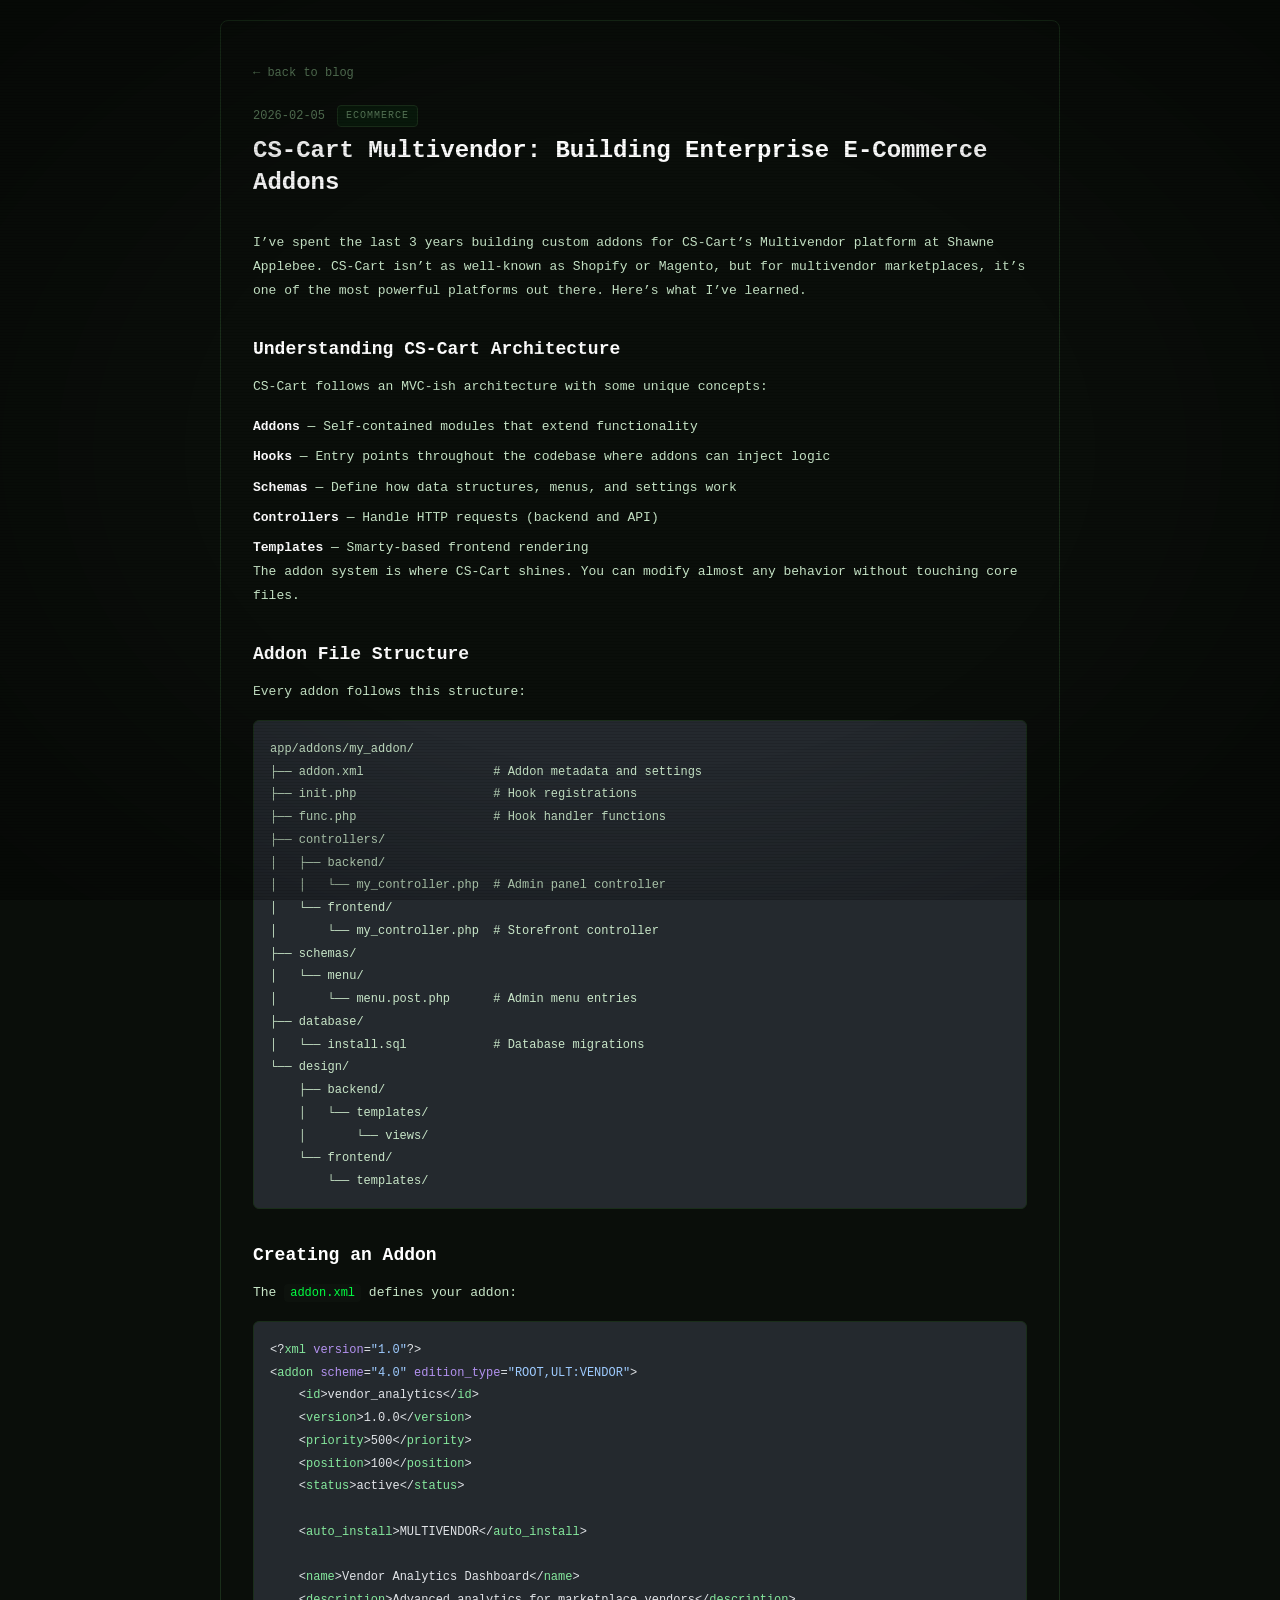
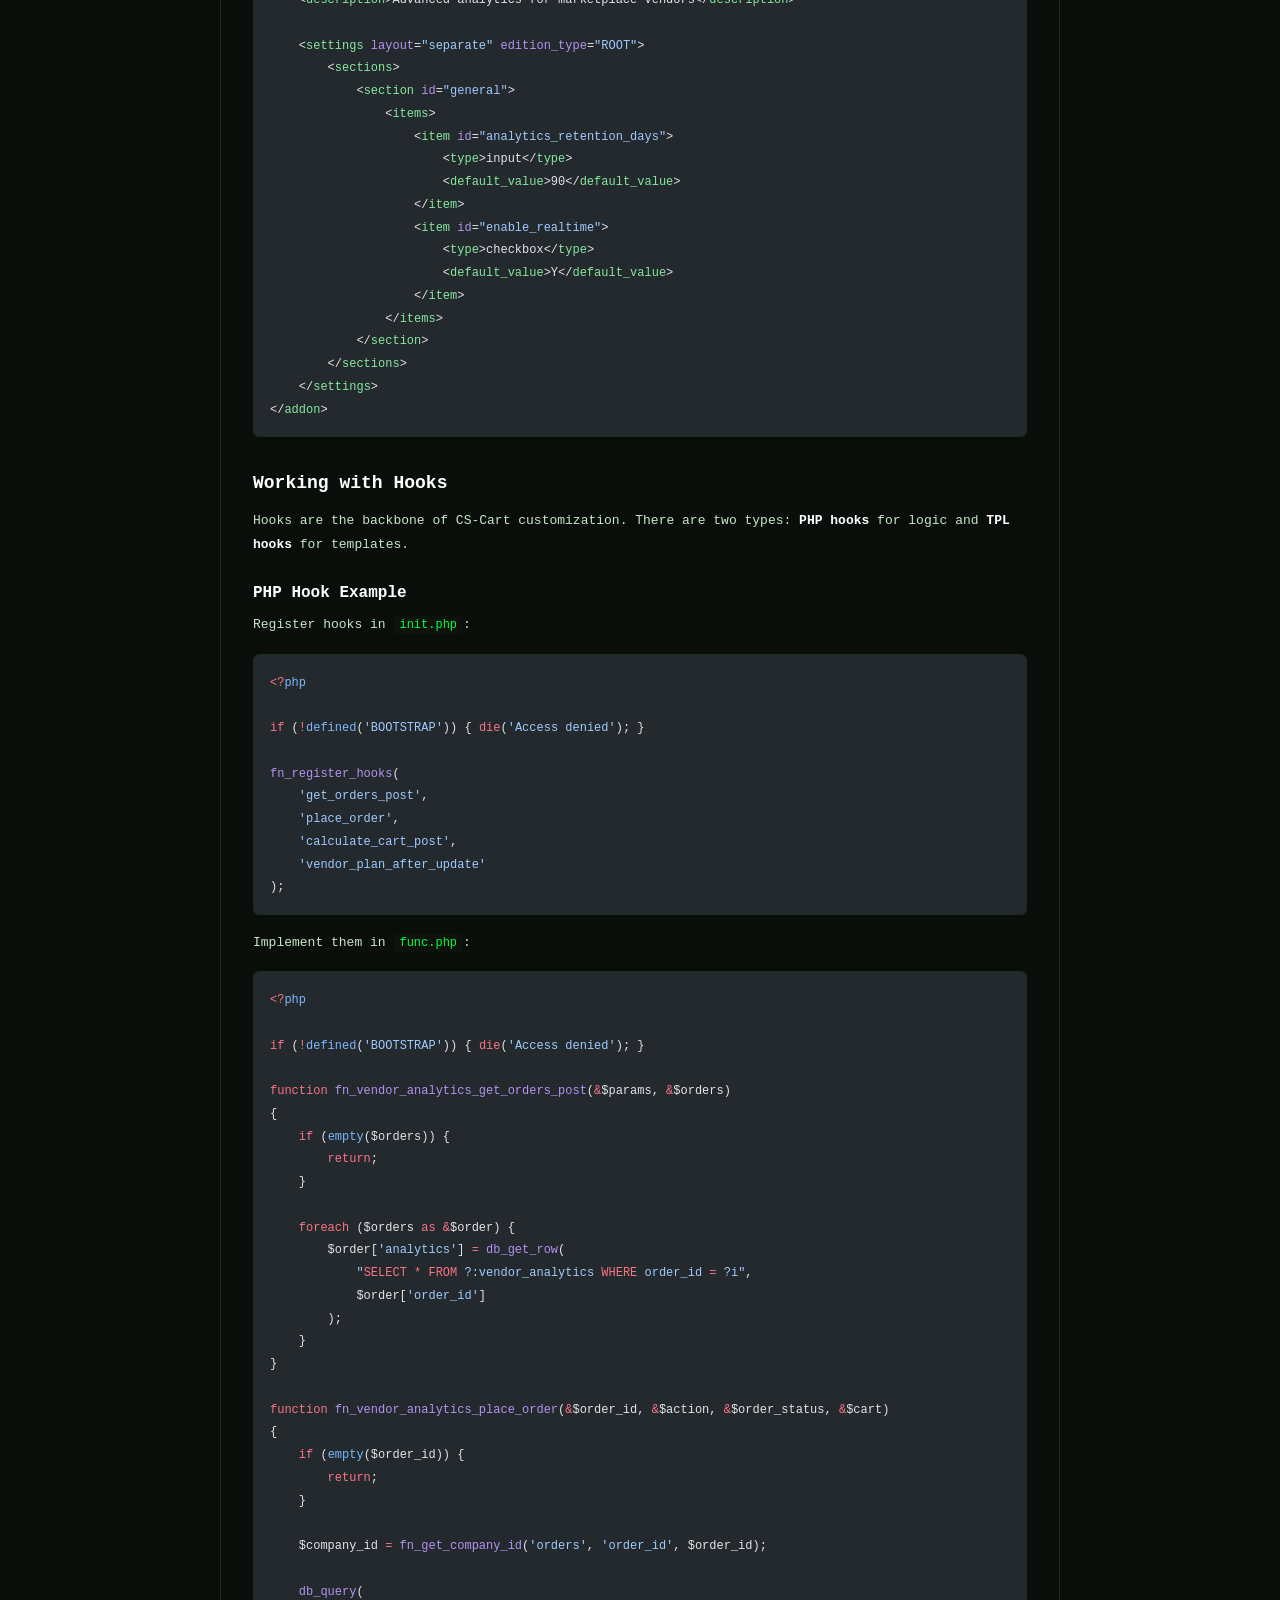
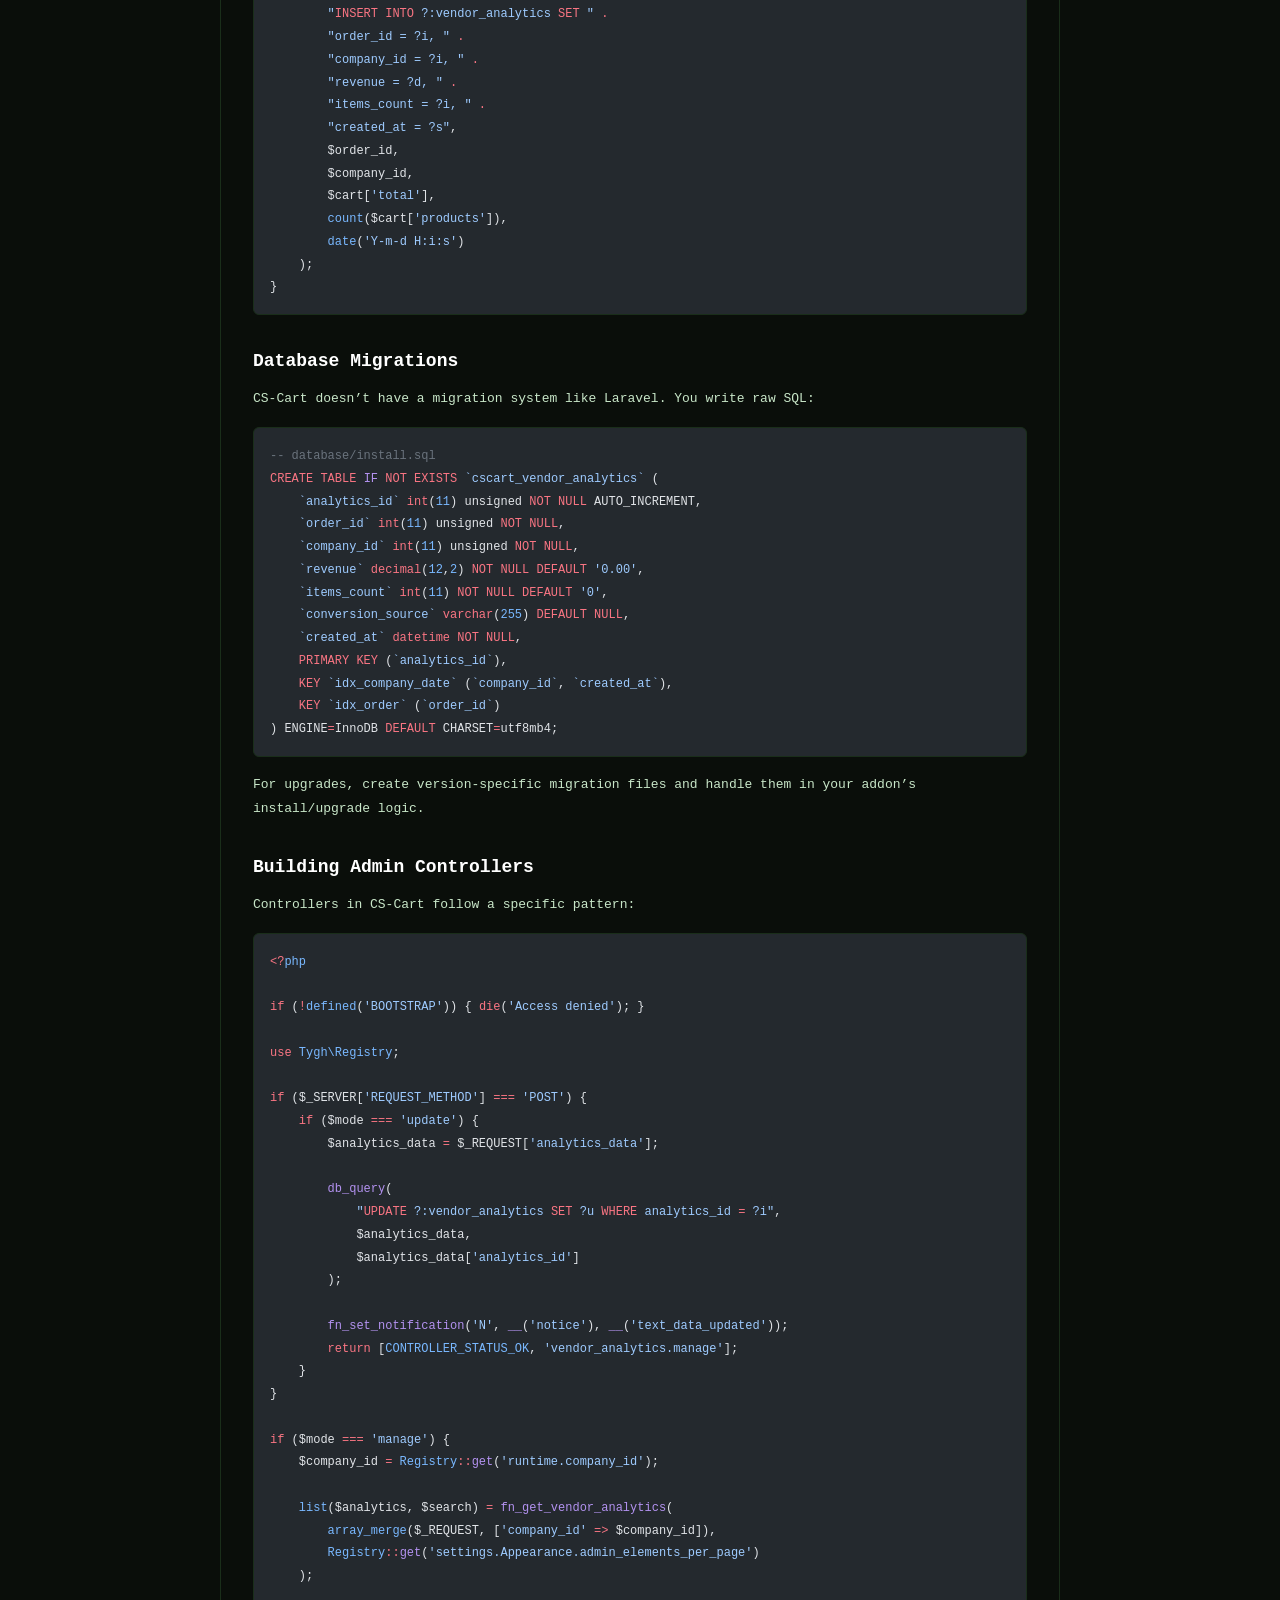
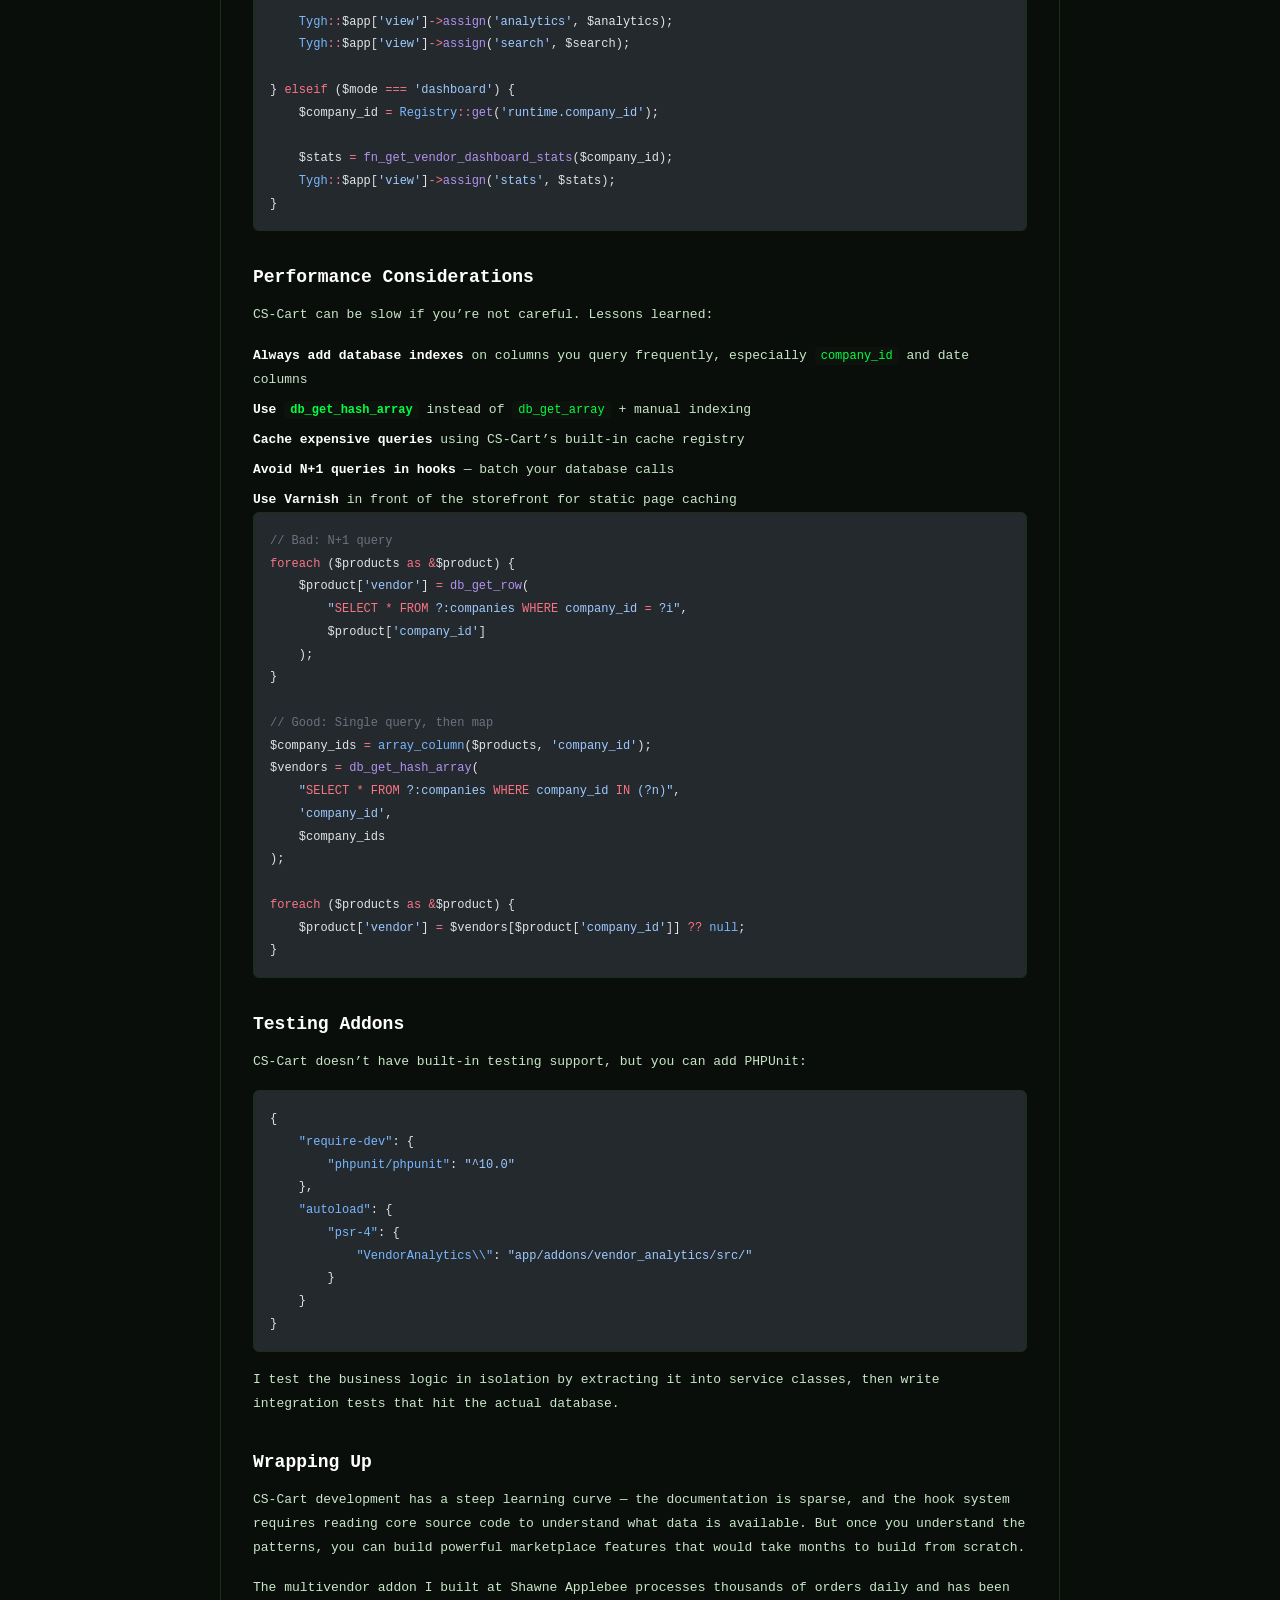
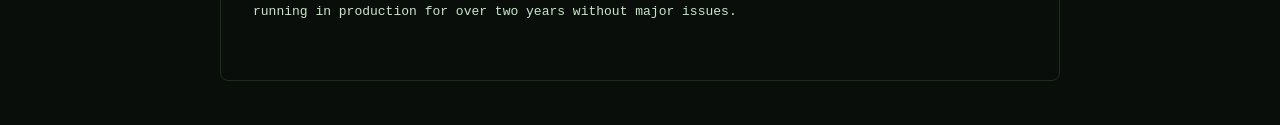
<file: blog/cscart-multivendor-development/index.html>
<!DOCTYPE html><html lang="en"> <head><meta charset="UTF-8"><meta name="viewport" content="width=device-width, initial-scale=1.0"><link rel="icon" type="image/svg+xml" href="/favicon.svg"><link rel="icon" href="/favicon.ico"><link rel="preconnect" href="https://fonts.googleapis.com"><link rel="preconnect" href="https://fonts.gstatic.com" crossorigin><link href="https://fonts.googleapis.com/css2?family=JetBrains+Mono:wght@300;400;500;600;700&display=swap" rel="stylesheet"><!-- Primary Meta --><meta name="description" content="Lessons from building custom modules, addons, and integrations for CS-Cart's enterprise multivendor platform."><meta name="author" content="Ruban S"><meta name="keywords" content="ecommerce"><!-- Open Graph --><meta property="og:type" content="article"><meta property="og:url" content="https://ruban.dev/blog/cscart-multivendor-development/"><meta property="og:title" content="CS-Cart Multivendor: Building Enterprise E-Commerce Addons | Ruban S"><meta property="og:description" content="Lessons from building custom modules, addons, and integrations for CS-Cart's enterprise multivendor platform."><meta property="og:image" content="https://ruban.dev/favicon.svg"><meta property="og:site_name" content="Ruban S Portfolio"><meta property="article:published_time" content="2026-02-05T00:00:00.000Z"><meta property="article:author" content="Ruban S"><meta property="article:tag" content="ecommerce"><!-- Twitter --><meta name="twitter:card" content="summary"><meta name="twitter:title" content="CS-Cart Multivendor: Building Enterprise E-Commerce Addons | Ruban S"><meta name="twitter:description" content="Lessons from building custom modules, addons, and integrations for CS-Cart's enterprise multivendor platform."><meta name="twitter:image" content="https://ruban.dev/favicon.svg"><!-- Canonical --><link rel="canonical" href="https://ruban.dev/blog/cscart-multivendor-development/"><meta http-equiv="X-Frame-Options" content="SAMEORIGIN"><meta http-equiv="X-Content-Type-Options" content="nosniff"><meta name="referrer" content="strict-origin-when-cross-origin"><meta http-equiv="Content-Security-Policy" content="default-src 'self'; font-src https://fonts.googleapis.com https://fonts.gstatic.com; style-src 'self' 'unsafe-inline'; script-src 'self' 'unsafe-inline'; img-src 'self' data:;"><title>CS-Cart Multivendor: Building Enterprise E-Commerce Addons | Ruban S</title><script>
      const saved = localStorage.getItem('theme');
      if (saved && saved !== 'green') document.documentElement.setAttribute('data-theme', saved);
    </script><link rel="stylesheet" href="/_astro/_astro_content.DfLi3KDt.css"></head> <body class="bg-term-bg text-term-text font-mono text-sm leading-relaxed min-h-screen overflow-x-hidden">  <div class="max-w-[880px] mx-auto px-5 py-5"> <div class="bg-term-bg border border-term-border rounded-lg px-8 py-10 max-sm:px-4 max-sm:py-6"> <a href="/blog" class="text-xs text-term-text-dim hover:text-term-green transition-colors mb-6 inline-block">← back to blog</a> <div class="mb-2 flex items-center gap-3"> <span class="text-xs text-term-text-dim tabular-nums">2026-02-05</span> <span class="text-[10px] text-term-text-dim uppercase tracking-widest px-2 py-0.5 rounded bg-term-green/5 border border-term-border">ecommerce</span> </div> <h1 class="text-2xl font-bold text-white mb-8">CS-Cart Multivendor: Building Enterprise E-Commerce Addons</h1> <article class="blog-content prose prose-invert prose-sm max-w-none
        [&_p]:text-term-text [&_p]:text-[13px] [&_p]:leading-[1.85] [&_p]:mb-4
        [&_h2]:text-white [&_h2]:text-lg [&_h2]:font-bold [&_h2]:mt-8 [&_h2]:mb-3
        [&_h3]:text-white [&_h3]:text-base [&_h3]:font-semibold [&_h3]:mt-6 [&_h3]:mb-2
        [&_ul]:space-y-1.5 [&_li]:text-term-text [&_li]:text-[13px] [&_li]:leading-[1.85]
        [&_ol]:space-y-1.5 [&_ol_li]:text-term-text [&_ol_li]:text-[13px]
        [&_code]:text-term-green [&_code]:text-xs [&_code]:bg-term-card [&_code]:px-1.5 [&_code]:py-0.5 [&_code]:rounded
        [&_pre]:relative [&_pre]:bg-term-card [&_pre]:border [&_pre]:border-term-border [&_pre]:rounded-md [&_pre]:p-4 [&_pre]:overflow-x-auto [&_pre]:mb-4
        [&_pre_code]:bg-transparent [&_pre_code]:p-0 [&_pre_code]:text-term-text
        [&_a]:text-term-green [&_a]:no-underline [&_a]:hover:opacity-80
        [&_strong]:text-white
        [&_blockquote]:border-l-2 [&_blockquote]:border-term-green-dark [&_blockquote]:pl-4 [&_blockquote]:italic [&_blockquote]:text-term-text-dim
        [&_hr]:border-term-border [&_hr]:my-8
        [&_table]:w-full [&_th]:text-left [&_th]:text-term-green-dim [&_th]:text-xs [&_th]:pb-2 [&_th]:border-b [&_th]:border-term-border [&_td]:text-[13px] [&_td]:py-2 [&_td]:border-b [&_td]:border-term-border/50
      "> <p>I’ve spent the last 3 years building custom addons for CS-Cart’s Multivendor platform at Shawne Applebee. CS-Cart isn’t as well-known as Shopify or Magento, but for multivendor marketplaces, it’s one of the most powerful platforms out there. Here’s what I’ve learned.</p>
<h2 id="understanding-cs-cart-architecture">Understanding CS-Cart Architecture</h2>
<p>CS-Cart follows an MVC-ish architecture with some unique concepts:</p>
<ul>
<li><strong>Addons</strong> — Self-contained modules that extend functionality</li>
<li><strong>Hooks</strong> — Entry points throughout the codebase where addons can inject logic</li>
<li><strong>Schemas</strong> — Define how data structures, menus, and settings work</li>
<li><strong>Controllers</strong> — Handle HTTP requests (backend and API)</li>
<li><strong>Templates</strong> — Smarty-based frontend rendering</li>
</ul>
<p>The addon system is where CS-Cart shines. You can modify almost any behavior without touching core files.</p>
<h2 id="addon-file-structure">Addon File Structure</h2>
<p>Every addon follows this structure:</p>
<pre class="astro-code github-dark" style="background-color:#24292e;color:#e1e4e8; overflow-x: auto;" tabindex="0" data-language="plaintext"><code><span class="line"><span>app/addons/my_addon/</span></span>
<span class="line"><span>├── addon.xml                  # Addon metadata and settings</span></span>
<span class="line"><span>├── init.php                   # Hook registrations</span></span>
<span class="line"><span>├── func.php                   # Hook handler functions</span></span>
<span class="line"><span>├── controllers/</span></span>
<span class="line"><span>│   ├── backend/</span></span>
<span class="line"><span>│   │   └── my_controller.php  # Admin panel controller</span></span>
<span class="line"><span>│   └── frontend/</span></span>
<span class="line"><span>│       └── my_controller.php  # Storefront controller</span></span>
<span class="line"><span>├── schemas/</span></span>
<span class="line"><span>│   └── menu/</span></span>
<span class="line"><span>│       └── menu.post.php      # Admin menu entries</span></span>
<span class="line"><span>├── database/</span></span>
<span class="line"><span>│   └── install.sql            # Database migrations</span></span>
<span class="line"><span>└── design/</span></span>
<span class="line"><span>    ├── backend/</span></span>
<span class="line"><span>    │   └── templates/</span></span>
<span class="line"><span>    │       └── views/</span></span>
<span class="line"><span>    └── frontend/</span></span>
<span class="line"><span>        └── templates/</span></span></code></pre>
<h2 id="creating-an-addon">Creating an Addon</h2>
<p>The <code>addon.xml</code> defines your addon:</p>
<pre class="astro-code github-dark" style="background-color:#24292e;color:#e1e4e8; overflow-x: auto;" tabindex="0" data-language="xml"><code><span class="line"><span style="color:#E1E4E8">&#x3C;?</span><span style="color:#85E89D">xml</span><span style="color:#B392F0"> version</span><span style="color:#E1E4E8">=</span><span style="color:#9ECBFF">"1.0"</span><span style="color:#E1E4E8">?></span></span>
<span class="line"><span style="color:#E1E4E8">&#x3C;</span><span style="color:#85E89D">addon</span><span style="color:#B392F0"> scheme</span><span style="color:#E1E4E8">=</span><span style="color:#9ECBFF">"4.0"</span><span style="color:#B392F0"> edition_type</span><span style="color:#E1E4E8">=</span><span style="color:#9ECBFF">"ROOT,ULT:VENDOR"</span><span style="color:#E1E4E8">></span></span>
<span class="line"><span style="color:#E1E4E8">    &#x3C;</span><span style="color:#85E89D">id</span><span style="color:#E1E4E8">>vendor_analytics&#x3C;/</span><span style="color:#85E89D">id</span><span style="color:#E1E4E8">></span></span>
<span class="line"><span style="color:#E1E4E8">    &#x3C;</span><span style="color:#85E89D">version</span><span style="color:#E1E4E8">>1.0.0&#x3C;/</span><span style="color:#85E89D">version</span><span style="color:#E1E4E8">></span></span>
<span class="line"><span style="color:#E1E4E8">    &#x3C;</span><span style="color:#85E89D">priority</span><span style="color:#E1E4E8">>500&#x3C;/</span><span style="color:#85E89D">priority</span><span style="color:#E1E4E8">></span></span>
<span class="line"><span style="color:#E1E4E8">    &#x3C;</span><span style="color:#85E89D">position</span><span style="color:#E1E4E8">>100&#x3C;/</span><span style="color:#85E89D">position</span><span style="color:#E1E4E8">></span></span>
<span class="line"><span style="color:#E1E4E8">    &#x3C;</span><span style="color:#85E89D">status</span><span style="color:#E1E4E8">>active&#x3C;/</span><span style="color:#85E89D">status</span><span style="color:#E1E4E8">></span></span>
<span class="line"></span>
<span class="line"><span style="color:#E1E4E8">    &#x3C;</span><span style="color:#85E89D">auto_install</span><span style="color:#E1E4E8">>MULTIVENDOR&#x3C;/</span><span style="color:#85E89D">auto_install</span><span style="color:#E1E4E8">></span></span>
<span class="line"></span>
<span class="line"><span style="color:#E1E4E8">    &#x3C;</span><span style="color:#85E89D">name</span><span style="color:#E1E4E8">>Vendor Analytics Dashboard&#x3C;/</span><span style="color:#85E89D">name</span><span style="color:#E1E4E8">></span></span>
<span class="line"><span style="color:#E1E4E8">    &#x3C;</span><span style="color:#85E89D">description</span><span style="color:#E1E4E8">>Advanced analytics for marketplace vendors&#x3C;/</span><span style="color:#85E89D">description</span><span style="color:#E1E4E8">></span></span>
<span class="line"></span>
<span class="line"><span style="color:#E1E4E8">    &#x3C;</span><span style="color:#85E89D">settings</span><span style="color:#B392F0"> layout</span><span style="color:#E1E4E8">=</span><span style="color:#9ECBFF">"separate"</span><span style="color:#B392F0"> edition_type</span><span style="color:#E1E4E8">=</span><span style="color:#9ECBFF">"ROOT"</span><span style="color:#E1E4E8">></span></span>
<span class="line"><span style="color:#E1E4E8">        &#x3C;</span><span style="color:#85E89D">sections</span><span style="color:#E1E4E8">></span></span>
<span class="line"><span style="color:#E1E4E8">            &#x3C;</span><span style="color:#85E89D">section</span><span style="color:#B392F0"> id</span><span style="color:#E1E4E8">=</span><span style="color:#9ECBFF">"general"</span><span style="color:#E1E4E8">></span></span>
<span class="line"><span style="color:#E1E4E8">                &#x3C;</span><span style="color:#85E89D">items</span><span style="color:#E1E4E8">></span></span>
<span class="line"><span style="color:#E1E4E8">                    &#x3C;</span><span style="color:#85E89D">item</span><span style="color:#B392F0"> id</span><span style="color:#E1E4E8">=</span><span style="color:#9ECBFF">"analytics_retention_days"</span><span style="color:#E1E4E8">></span></span>
<span class="line"><span style="color:#E1E4E8">                        &#x3C;</span><span style="color:#85E89D">type</span><span style="color:#E1E4E8">>input&#x3C;/</span><span style="color:#85E89D">type</span><span style="color:#E1E4E8">></span></span>
<span class="line"><span style="color:#E1E4E8">                        &#x3C;</span><span style="color:#85E89D">default_value</span><span style="color:#E1E4E8">>90&#x3C;/</span><span style="color:#85E89D">default_value</span><span style="color:#E1E4E8">></span></span>
<span class="line"><span style="color:#E1E4E8">                    &#x3C;/</span><span style="color:#85E89D">item</span><span style="color:#E1E4E8">></span></span>
<span class="line"><span style="color:#E1E4E8">                    &#x3C;</span><span style="color:#85E89D">item</span><span style="color:#B392F0"> id</span><span style="color:#E1E4E8">=</span><span style="color:#9ECBFF">"enable_realtime"</span><span style="color:#E1E4E8">></span></span>
<span class="line"><span style="color:#E1E4E8">                        &#x3C;</span><span style="color:#85E89D">type</span><span style="color:#E1E4E8">>checkbox&#x3C;/</span><span style="color:#85E89D">type</span><span style="color:#E1E4E8">></span></span>
<span class="line"><span style="color:#E1E4E8">                        &#x3C;</span><span style="color:#85E89D">default_value</span><span style="color:#E1E4E8">>Y&#x3C;/</span><span style="color:#85E89D">default_value</span><span style="color:#E1E4E8">></span></span>
<span class="line"><span style="color:#E1E4E8">                    &#x3C;/</span><span style="color:#85E89D">item</span><span style="color:#E1E4E8">></span></span>
<span class="line"><span style="color:#E1E4E8">                &#x3C;/</span><span style="color:#85E89D">items</span><span style="color:#E1E4E8">></span></span>
<span class="line"><span style="color:#E1E4E8">            &#x3C;/</span><span style="color:#85E89D">section</span><span style="color:#E1E4E8">></span></span>
<span class="line"><span style="color:#E1E4E8">        &#x3C;/</span><span style="color:#85E89D">sections</span><span style="color:#E1E4E8">></span></span>
<span class="line"><span style="color:#E1E4E8">    &#x3C;/</span><span style="color:#85E89D">settings</span><span style="color:#E1E4E8">></span></span>
<span class="line"><span style="color:#E1E4E8">&#x3C;/</span><span style="color:#85E89D">addon</span><span style="color:#E1E4E8">></span></span></code></pre>
<h2 id="working-with-hooks">Working with Hooks</h2>
<p>Hooks are the backbone of CS-Cart customization. There are two types: <strong>PHP hooks</strong> for logic and <strong>TPL hooks</strong> for templates.</p>
<h3 id="php-hook-example">PHP Hook Example</h3>
<p>Register hooks in <code>init.php</code>:</p>
<pre class="astro-code github-dark" style="background-color:#24292e;color:#e1e4e8; overflow-x: auto;" tabindex="0" data-language="php"><code><span class="line"><span style="color:#F97583">&#x3C;?</span><span style="color:#79B8FF">php</span></span>
<span class="line"></span>
<span class="line"><span style="color:#F97583">if</span><span style="color:#E1E4E8"> (</span><span style="color:#F97583">!</span><span style="color:#79B8FF">defined</span><span style="color:#E1E4E8">(</span><span style="color:#9ECBFF">'BOOTSTRAP'</span><span style="color:#E1E4E8">)) { </span><span style="color:#F97583">die</span><span style="color:#E1E4E8">(</span><span style="color:#9ECBFF">'Access denied'</span><span style="color:#E1E4E8">); }</span></span>
<span class="line"></span>
<span class="line"><span style="color:#B392F0">fn_register_hooks</span><span style="color:#E1E4E8">(</span></span>
<span class="line"><span style="color:#9ECBFF">    'get_orders_post'</span><span style="color:#E1E4E8">,</span></span>
<span class="line"><span style="color:#9ECBFF">    'place_order'</span><span style="color:#E1E4E8">,</span></span>
<span class="line"><span style="color:#9ECBFF">    'calculate_cart_post'</span><span style="color:#E1E4E8">,</span></span>
<span class="line"><span style="color:#9ECBFF">    'vendor_plan_after_update'</span></span>
<span class="line"><span style="color:#E1E4E8">);</span></span></code></pre>
<p>Implement them in <code>func.php</code>:</p>
<pre class="astro-code github-dark" style="background-color:#24292e;color:#e1e4e8; overflow-x: auto;" tabindex="0" data-language="php"><code><span class="line"><span style="color:#F97583">&#x3C;?</span><span style="color:#79B8FF">php</span></span>
<span class="line"></span>
<span class="line"><span style="color:#F97583">if</span><span style="color:#E1E4E8"> (</span><span style="color:#F97583">!</span><span style="color:#79B8FF">defined</span><span style="color:#E1E4E8">(</span><span style="color:#9ECBFF">'BOOTSTRAP'</span><span style="color:#E1E4E8">)) { </span><span style="color:#F97583">die</span><span style="color:#E1E4E8">(</span><span style="color:#9ECBFF">'Access denied'</span><span style="color:#E1E4E8">); }</span></span>
<span class="line"></span>
<span class="line"><span style="color:#F97583">function</span><span style="color:#B392F0"> fn_vendor_analytics_get_orders_post</span><span style="color:#E1E4E8">(</span><span style="color:#F97583">&#x26;</span><span style="color:#E1E4E8">$params, </span><span style="color:#F97583">&#x26;</span><span style="color:#E1E4E8">$orders)</span></span>
<span class="line"><span style="color:#E1E4E8">{</span></span>
<span class="line"><span style="color:#F97583">    if</span><span style="color:#E1E4E8"> (</span><span style="color:#79B8FF">empty</span><span style="color:#E1E4E8">($orders)) {</span></span>
<span class="line"><span style="color:#F97583">        return</span><span style="color:#E1E4E8">;</span></span>
<span class="line"><span style="color:#E1E4E8">    }</span></span>
<span class="line"></span>
<span class="line"><span style="color:#F97583">    foreach</span><span style="color:#E1E4E8"> ($orders </span><span style="color:#F97583">as</span><span style="color:#F97583"> &#x26;</span><span style="color:#E1E4E8">$order) {</span></span>
<span class="line"><span style="color:#E1E4E8">        $order[</span><span style="color:#9ECBFF">'analytics'</span><span style="color:#E1E4E8">] </span><span style="color:#F97583">=</span><span style="color:#B392F0"> db_get_row</span><span style="color:#E1E4E8">(</span></span>
<span class="line"><span style="color:#9ECBFF">            "</span><span style="color:#F97583">SELECT</span><span style="color:#F97583"> *</span><span style="color:#F97583"> FROM</span><span style="color:#9ECBFF"> ?:vendor_analytics </span><span style="color:#F97583">WHERE</span><span style="color:#9ECBFF"> order_id </span><span style="color:#F97583">=</span><span style="color:#9ECBFF"> ?i"</span><span style="color:#E1E4E8">,</span></span>
<span class="line"><span style="color:#E1E4E8">            $order[</span><span style="color:#9ECBFF">'order_id'</span><span style="color:#E1E4E8">]</span></span>
<span class="line"><span style="color:#E1E4E8">        );</span></span>
<span class="line"><span style="color:#E1E4E8">    }</span></span>
<span class="line"><span style="color:#E1E4E8">}</span></span>
<span class="line"></span>
<span class="line"><span style="color:#F97583">function</span><span style="color:#B392F0"> fn_vendor_analytics_place_order</span><span style="color:#E1E4E8">(</span><span style="color:#F97583">&#x26;</span><span style="color:#E1E4E8">$order_id, </span><span style="color:#F97583">&#x26;</span><span style="color:#E1E4E8">$action, </span><span style="color:#F97583">&#x26;</span><span style="color:#E1E4E8">$order_status, </span><span style="color:#F97583">&#x26;</span><span style="color:#E1E4E8">$cart)</span></span>
<span class="line"><span style="color:#E1E4E8">{</span></span>
<span class="line"><span style="color:#F97583">    if</span><span style="color:#E1E4E8"> (</span><span style="color:#79B8FF">empty</span><span style="color:#E1E4E8">($order_id)) {</span></span>
<span class="line"><span style="color:#F97583">        return</span><span style="color:#E1E4E8">;</span></span>
<span class="line"><span style="color:#E1E4E8">    }</span></span>
<span class="line"></span>
<span class="line"><span style="color:#E1E4E8">    $company_id </span><span style="color:#F97583">=</span><span style="color:#B392F0"> fn_get_company_id</span><span style="color:#E1E4E8">(</span><span style="color:#9ECBFF">'orders'</span><span style="color:#E1E4E8">, </span><span style="color:#9ECBFF">'order_id'</span><span style="color:#E1E4E8">, $order_id);</span></span>
<span class="line"></span>
<span class="line"><span style="color:#B392F0">    db_query</span><span style="color:#E1E4E8">(</span></span>
<span class="line"><span style="color:#9ECBFF">        "</span><span style="color:#F97583">INSERT INTO</span><span style="color:#9ECBFF"> ?:vendor_analytics </span><span style="color:#F97583">SET</span><span style="color:#9ECBFF"> "</span><span style="color:#F97583"> .</span></span>
<span class="line"><span style="color:#9ECBFF">        "order_id = ?i, "</span><span style="color:#F97583"> .</span></span>
<span class="line"><span style="color:#9ECBFF">        "company_id = ?i, "</span><span style="color:#F97583"> .</span></span>
<span class="line"><span style="color:#9ECBFF">        "revenue = ?d, "</span><span style="color:#F97583"> .</span></span>
<span class="line"><span style="color:#9ECBFF">        "items_count = ?i, "</span><span style="color:#F97583"> .</span></span>
<span class="line"><span style="color:#9ECBFF">        "created_at = ?s"</span><span style="color:#E1E4E8">,</span></span>
<span class="line"><span style="color:#E1E4E8">        $order_id,</span></span>
<span class="line"><span style="color:#E1E4E8">        $company_id,</span></span>
<span class="line"><span style="color:#E1E4E8">        $cart[</span><span style="color:#9ECBFF">'total'</span><span style="color:#E1E4E8">],</span></span>
<span class="line"><span style="color:#79B8FF">        count</span><span style="color:#E1E4E8">($cart[</span><span style="color:#9ECBFF">'products'</span><span style="color:#E1E4E8">]),</span></span>
<span class="line"><span style="color:#79B8FF">        date</span><span style="color:#E1E4E8">(</span><span style="color:#9ECBFF">'Y-m-d H:i:s'</span><span style="color:#E1E4E8">)</span></span>
<span class="line"><span style="color:#E1E4E8">    );</span></span>
<span class="line"><span style="color:#E1E4E8">}</span></span></code></pre>
<h2 id="database-migrations">Database Migrations</h2>
<p>CS-Cart doesn’t have a migration system like Laravel. You write raw SQL:</p>
<pre class="astro-code github-dark" style="background-color:#24292e;color:#e1e4e8; overflow-x: auto;" tabindex="0" data-language="sql"><code><span class="line"><span style="color:#6A737D">-- database/install.sql</span></span>
<span class="line"><span style="color:#F97583">CREATE</span><span style="color:#F97583"> TABLE</span><span style="color:#B392F0"> IF</span><span style="color:#F97583"> NOT</span><span style="color:#F97583"> EXISTS</span><span style="color:#9ECBFF"> `cscart_vendor_analytics`</span><span style="color:#E1E4E8"> (</span></span>
<span class="line"><span style="color:#9ECBFF">    `analytics_id`</span><span style="color:#F97583"> int</span><span style="color:#E1E4E8">(</span><span style="color:#79B8FF">11</span><span style="color:#E1E4E8">) unsigned </span><span style="color:#F97583">NOT NULL</span><span style="color:#E1E4E8"> AUTO_INCREMENT,</span></span>
<span class="line"><span style="color:#9ECBFF">    `order_id`</span><span style="color:#F97583"> int</span><span style="color:#E1E4E8">(</span><span style="color:#79B8FF">11</span><span style="color:#E1E4E8">) unsigned </span><span style="color:#F97583">NOT NULL</span><span style="color:#E1E4E8">,</span></span>
<span class="line"><span style="color:#9ECBFF">    `company_id`</span><span style="color:#F97583"> int</span><span style="color:#E1E4E8">(</span><span style="color:#79B8FF">11</span><span style="color:#E1E4E8">) unsigned </span><span style="color:#F97583">NOT NULL</span><span style="color:#E1E4E8">,</span></span>
<span class="line"><span style="color:#9ECBFF">    `revenue`</span><span style="color:#F97583"> decimal</span><span style="color:#E1E4E8">(</span><span style="color:#79B8FF">12</span><span style="color:#E1E4E8">,</span><span style="color:#79B8FF">2</span><span style="color:#E1E4E8">) </span><span style="color:#F97583">NOT NULL</span><span style="color:#F97583"> DEFAULT</span><span style="color:#9ECBFF"> '0.00'</span><span style="color:#E1E4E8">,</span></span>
<span class="line"><span style="color:#9ECBFF">    `items_count`</span><span style="color:#F97583"> int</span><span style="color:#E1E4E8">(</span><span style="color:#79B8FF">11</span><span style="color:#E1E4E8">) </span><span style="color:#F97583">NOT NULL</span><span style="color:#F97583"> DEFAULT</span><span style="color:#9ECBFF"> '0'</span><span style="color:#E1E4E8">,</span></span>
<span class="line"><span style="color:#9ECBFF">    `conversion_source`</span><span style="color:#F97583"> varchar</span><span style="color:#E1E4E8">(</span><span style="color:#79B8FF">255</span><span style="color:#E1E4E8">) </span><span style="color:#F97583">DEFAULT</span><span style="color:#F97583"> NULL</span><span style="color:#E1E4E8">,</span></span>
<span class="line"><span style="color:#9ECBFF">    `created_at`</span><span style="color:#F97583"> datetime</span><span style="color:#F97583"> NOT NULL</span><span style="color:#E1E4E8">,</span></span>
<span class="line"><span style="color:#F97583">    PRIMARY KEY</span><span style="color:#E1E4E8"> (</span><span style="color:#9ECBFF">`analytics_id`</span><span style="color:#E1E4E8">),</span></span>
<span class="line"><span style="color:#F97583">    KEY</span><span style="color:#9ECBFF"> `idx_company_date`</span><span style="color:#E1E4E8"> (</span><span style="color:#9ECBFF">`company_id`</span><span style="color:#E1E4E8">, </span><span style="color:#9ECBFF">`created_at`</span><span style="color:#E1E4E8">),</span></span>
<span class="line"><span style="color:#F97583">    KEY</span><span style="color:#9ECBFF"> `idx_order`</span><span style="color:#E1E4E8"> (</span><span style="color:#9ECBFF">`order_id`</span><span style="color:#E1E4E8">)</span></span>
<span class="line"><span style="color:#E1E4E8">) ENGINE</span><span style="color:#F97583">=</span><span style="color:#E1E4E8">InnoDB </span><span style="color:#F97583">DEFAULT</span><span style="color:#E1E4E8"> CHARSET</span><span style="color:#F97583">=</span><span style="color:#E1E4E8">utf8mb4;</span></span></code></pre>
<p>For upgrades, create version-specific migration files and handle them in your addon’s install/upgrade logic.</p>
<h2 id="building-admin-controllers">Building Admin Controllers</h2>
<p>Controllers in CS-Cart follow a specific pattern:</p>
<pre class="astro-code github-dark" style="background-color:#24292e;color:#e1e4e8; overflow-x: auto;" tabindex="0" data-language="php"><code><span class="line"><span style="color:#F97583">&#x3C;?</span><span style="color:#79B8FF">php</span></span>
<span class="line"></span>
<span class="line"><span style="color:#F97583">if</span><span style="color:#E1E4E8"> (</span><span style="color:#F97583">!</span><span style="color:#79B8FF">defined</span><span style="color:#E1E4E8">(</span><span style="color:#9ECBFF">'BOOTSTRAP'</span><span style="color:#E1E4E8">)) { </span><span style="color:#F97583">die</span><span style="color:#E1E4E8">(</span><span style="color:#9ECBFF">'Access denied'</span><span style="color:#E1E4E8">); }</span></span>
<span class="line"></span>
<span class="line"><span style="color:#F97583">use</span><span style="color:#79B8FF"> Tygh\Registry</span><span style="color:#E1E4E8">;</span></span>
<span class="line"></span>
<span class="line"><span style="color:#F97583">if</span><span style="color:#E1E4E8"> ($_SERVER[</span><span style="color:#9ECBFF">'REQUEST_METHOD'</span><span style="color:#E1E4E8">] </span><span style="color:#F97583">===</span><span style="color:#9ECBFF"> 'POST'</span><span style="color:#E1E4E8">) {</span></span>
<span class="line"><span style="color:#F97583">    if</span><span style="color:#E1E4E8"> ($mode </span><span style="color:#F97583">===</span><span style="color:#9ECBFF"> 'update'</span><span style="color:#E1E4E8">) {</span></span>
<span class="line"><span style="color:#E1E4E8">        $analytics_data </span><span style="color:#F97583">=</span><span style="color:#E1E4E8"> $_REQUEST[</span><span style="color:#9ECBFF">'analytics_data'</span><span style="color:#E1E4E8">];</span></span>
<span class="line"></span>
<span class="line"><span style="color:#B392F0">        db_query</span><span style="color:#E1E4E8">(</span></span>
<span class="line"><span style="color:#9ECBFF">            "</span><span style="color:#F97583">UPDATE</span><span style="color:#9ECBFF"> ?:vendor_analytics </span><span style="color:#F97583">SET</span><span style="color:#9ECBFF"> ?u </span><span style="color:#F97583">WHERE</span><span style="color:#9ECBFF"> analytics_id </span><span style="color:#F97583">=</span><span style="color:#9ECBFF"> ?i"</span><span style="color:#E1E4E8">,</span></span>
<span class="line"><span style="color:#E1E4E8">            $analytics_data,</span></span>
<span class="line"><span style="color:#E1E4E8">            $analytics_data[</span><span style="color:#9ECBFF">'analytics_id'</span><span style="color:#E1E4E8">]</span></span>
<span class="line"><span style="color:#E1E4E8">        );</span></span>
<span class="line"></span>
<span class="line"><span style="color:#B392F0">        fn_set_notification</span><span style="color:#E1E4E8">(</span><span style="color:#9ECBFF">'N'</span><span style="color:#E1E4E8">, </span><span style="color:#B392F0">__</span><span style="color:#E1E4E8">(</span><span style="color:#9ECBFF">'notice'</span><span style="color:#E1E4E8">), </span><span style="color:#B392F0">__</span><span style="color:#E1E4E8">(</span><span style="color:#9ECBFF">'text_data_updated'</span><span style="color:#E1E4E8">));</span></span>
<span class="line"><span style="color:#F97583">        return</span><span style="color:#E1E4E8"> [</span><span style="color:#79B8FF">CONTROLLER_STATUS_OK</span><span style="color:#E1E4E8">, </span><span style="color:#9ECBFF">'vendor_analytics.manage'</span><span style="color:#E1E4E8">];</span></span>
<span class="line"><span style="color:#E1E4E8">    }</span></span>
<span class="line"><span style="color:#E1E4E8">}</span></span>
<span class="line"></span>
<span class="line"><span style="color:#F97583">if</span><span style="color:#E1E4E8"> ($mode </span><span style="color:#F97583">===</span><span style="color:#9ECBFF"> 'manage'</span><span style="color:#E1E4E8">) {</span></span>
<span class="line"><span style="color:#E1E4E8">    $company_id </span><span style="color:#F97583">=</span><span style="color:#79B8FF"> Registry</span><span style="color:#F97583">::</span><span style="color:#B392F0">get</span><span style="color:#E1E4E8">(</span><span style="color:#9ECBFF">'runtime.company_id'</span><span style="color:#E1E4E8">);</span></span>
<span class="line"></span>
<span class="line"><span style="color:#79B8FF">    list</span><span style="color:#E1E4E8">($analytics, $search) </span><span style="color:#F97583">=</span><span style="color:#B392F0"> fn_get_vendor_analytics</span><span style="color:#E1E4E8">(</span></span>
<span class="line"><span style="color:#79B8FF">        array_merge</span><span style="color:#E1E4E8">($_REQUEST, [</span><span style="color:#9ECBFF">'company_id'</span><span style="color:#F97583"> =></span><span style="color:#E1E4E8"> $company_id]),</span></span>
<span class="line"><span style="color:#79B8FF">        Registry</span><span style="color:#F97583">::</span><span style="color:#B392F0">get</span><span style="color:#E1E4E8">(</span><span style="color:#9ECBFF">'settings.Appearance.admin_elements_per_page'</span><span style="color:#E1E4E8">)</span></span>
<span class="line"><span style="color:#E1E4E8">    );</span></span>
<span class="line"></span>
<span class="line"><span style="color:#79B8FF">    Tygh</span><span style="color:#F97583">::</span><span style="color:#E1E4E8">$app[</span><span style="color:#9ECBFF">'view'</span><span style="color:#E1E4E8">]</span><span style="color:#F97583">-></span><span style="color:#B392F0">assign</span><span style="color:#E1E4E8">(</span><span style="color:#9ECBFF">'analytics'</span><span style="color:#E1E4E8">, $analytics);</span></span>
<span class="line"><span style="color:#79B8FF">    Tygh</span><span style="color:#F97583">::</span><span style="color:#E1E4E8">$app[</span><span style="color:#9ECBFF">'view'</span><span style="color:#E1E4E8">]</span><span style="color:#F97583">-></span><span style="color:#B392F0">assign</span><span style="color:#E1E4E8">(</span><span style="color:#9ECBFF">'search'</span><span style="color:#E1E4E8">, $search);</span></span>
<span class="line"></span>
<span class="line"><span style="color:#E1E4E8">} </span><span style="color:#F97583">elseif</span><span style="color:#E1E4E8"> ($mode </span><span style="color:#F97583">===</span><span style="color:#9ECBFF"> 'dashboard'</span><span style="color:#E1E4E8">) {</span></span>
<span class="line"><span style="color:#E1E4E8">    $company_id </span><span style="color:#F97583">=</span><span style="color:#79B8FF"> Registry</span><span style="color:#F97583">::</span><span style="color:#B392F0">get</span><span style="color:#E1E4E8">(</span><span style="color:#9ECBFF">'runtime.company_id'</span><span style="color:#E1E4E8">);</span></span>
<span class="line"></span>
<span class="line"><span style="color:#E1E4E8">    $stats </span><span style="color:#F97583">=</span><span style="color:#B392F0"> fn_get_vendor_dashboard_stats</span><span style="color:#E1E4E8">($company_id);</span></span>
<span class="line"><span style="color:#79B8FF">    Tygh</span><span style="color:#F97583">::</span><span style="color:#E1E4E8">$app[</span><span style="color:#9ECBFF">'view'</span><span style="color:#E1E4E8">]</span><span style="color:#F97583">-></span><span style="color:#B392F0">assign</span><span style="color:#E1E4E8">(</span><span style="color:#9ECBFF">'stats'</span><span style="color:#E1E4E8">, $stats);</span></span>
<span class="line"><span style="color:#E1E4E8">}</span></span></code></pre>
<h2 id="performance-considerations">Performance Considerations</h2>
<p>CS-Cart can be slow if you’re not careful. Lessons learned:</p>
<ol>
<li><strong>Always add database indexes</strong> on columns you query frequently, especially <code>company_id</code> and date columns</li>
<li><strong>Use <code>db_get_hash_array</code></strong> instead of <code>db_get_array</code> + manual indexing</li>
<li><strong>Cache expensive queries</strong> using CS-Cart’s built-in cache registry</li>
<li><strong>Avoid N+1 queries in hooks</strong> — batch your database calls</li>
<li><strong>Use Varnish</strong> in front of the storefront for static page caching</li>
</ol>
<pre class="astro-code github-dark" style="background-color:#24292e;color:#e1e4e8; overflow-x: auto;" tabindex="0" data-language="php"><code><span class="line"><span style="color:#6A737D">// Bad: N+1 query</span></span>
<span class="line"><span style="color:#F97583">foreach</span><span style="color:#E1E4E8"> ($products </span><span style="color:#F97583">as</span><span style="color:#F97583"> &#x26;</span><span style="color:#E1E4E8">$product) {</span></span>
<span class="line"><span style="color:#E1E4E8">    $product[</span><span style="color:#9ECBFF">'vendor'</span><span style="color:#E1E4E8">] </span><span style="color:#F97583">=</span><span style="color:#B392F0"> db_get_row</span><span style="color:#E1E4E8">(</span></span>
<span class="line"><span style="color:#9ECBFF">        "</span><span style="color:#F97583">SELECT</span><span style="color:#F97583"> *</span><span style="color:#F97583"> FROM</span><span style="color:#9ECBFF"> ?:companies </span><span style="color:#F97583">WHERE</span><span style="color:#9ECBFF"> company_id </span><span style="color:#F97583">=</span><span style="color:#9ECBFF"> ?i"</span><span style="color:#E1E4E8">,</span></span>
<span class="line"><span style="color:#E1E4E8">        $product[</span><span style="color:#9ECBFF">'company_id'</span><span style="color:#E1E4E8">]</span></span>
<span class="line"><span style="color:#E1E4E8">    );</span></span>
<span class="line"><span style="color:#E1E4E8">}</span></span>
<span class="line"></span>
<span class="line"><span style="color:#6A737D">// Good: Single query, then map</span></span>
<span class="line"><span style="color:#E1E4E8">$company_ids </span><span style="color:#F97583">=</span><span style="color:#79B8FF"> array_column</span><span style="color:#E1E4E8">($products, </span><span style="color:#9ECBFF">'company_id'</span><span style="color:#E1E4E8">);</span></span>
<span class="line"><span style="color:#E1E4E8">$vendors </span><span style="color:#F97583">=</span><span style="color:#B392F0"> db_get_hash_array</span><span style="color:#E1E4E8">(</span></span>
<span class="line"><span style="color:#9ECBFF">    "</span><span style="color:#F97583">SELECT</span><span style="color:#F97583"> *</span><span style="color:#F97583"> FROM</span><span style="color:#9ECBFF"> ?:companies </span><span style="color:#F97583">WHERE</span><span style="color:#9ECBFF"> company_id </span><span style="color:#F97583">IN</span><span style="color:#9ECBFF"> (?n)"</span><span style="color:#E1E4E8">,</span></span>
<span class="line"><span style="color:#9ECBFF">    'company_id'</span><span style="color:#E1E4E8">,</span></span>
<span class="line"><span style="color:#E1E4E8">    $company_ids</span></span>
<span class="line"><span style="color:#E1E4E8">);</span></span>
<span class="line"></span>
<span class="line"><span style="color:#F97583">foreach</span><span style="color:#E1E4E8"> ($products </span><span style="color:#F97583">as</span><span style="color:#F97583"> &#x26;</span><span style="color:#E1E4E8">$product) {</span></span>
<span class="line"><span style="color:#E1E4E8">    $product[</span><span style="color:#9ECBFF">'vendor'</span><span style="color:#E1E4E8">] </span><span style="color:#F97583">=</span><span style="color:#E1E4E8"> $vendors[$product[</span><span style="color:#9ECBFF">'company_id'</span><span style="color:#E1E4E8">]] </span><span style="color:#F97583">??</span><span style="color:#79B8FF"> null</span><span style="color:#E1E4E8">;</span></span>
<span class="line"><span style="color:#E1E4E8">}</span></span></code></pre>
<h2 id="testing-addons">Testing Addons</h2>
<p>CS-Cart doesn’t have built-in testing support, but you can add PHPUnit:</p>
<pre class="astro-code github-dark" style="background-color:#24292e;color:#e1e4e8; overflow-x: auto;" tabindex="0" data-language="json"><code><span class="line"><span style="color:#E1E4E8">{</span></span>
<span class="line"><span style="color:#79B8FF">    "require-dev"</span><span style="color:#E1E4E8">: {</span></span>
<span class="line"><span style="color:#79B8FF">        "phpunit/phpunit"</span><span style="color:#E1E4E8">: </span><span style="color:#9ECBFF">"^10.0"</span></span>
<span class="line"><span style="color:#E1E4E8">    },</span></span>
<span class="line"><span style="color:#79B8FF">    "autoload"</span><span style="color:#E1E4E8">: {</span></span>
<span class="line"><span style="color:#79B8FF">        "psr-4"</span><span style="color:#E1E4E8">: {</span></span>
<span class="line"><span style="color:#79B8FF">            "VendorAnalytics\\"</span><span style="color:#E1E4E8">: </span><span style="color:#9ECBFF">"app/addons/vendor_analytics/src/"</span></span>
<span class="line"><span style="color:#E1E4E8">        }</span></span>
<span class="line"><span style="color:#E1E4E8">    }</span></span>
<span class="line"><span style="color:#E1E4E8">}</span></span></code></pre>
<p>I test the business logic in isolation by extracting it into service classes, then write integration tests that hit the actual database.</p>
<h2 id="wrapping-up">Wrapping Up</h2>
<p>CS-Cart development has a steep learning curve — the documentation is sparse, and the hook system requires reading core source code to understand what data is available. But once you understand the patterns, you can build powerful marketplace features that would take months to build from scratch.</p>
<p>The multivendor addon I built at Shawne Applebee processes thousands of orders daily and has been running in production for over two years without major issues.</p> </article> </div> </div>  <script type="module">const s=new IntersectionObserver(e=>{e.forEach(r=>{r.isIntersecting&&r.target.classList.add("visible")})},{threshold:.1});document.querySelectorAll(".reveal").forEach(e=>s.observe(e));</script> <script type="module">const c=["ArrowUp","ArrowUp","ArrowDown","ArrowDown","ArrowLeft","ArrowRight","ArrowLeft","ArrowRight","b","a"];let o=[];document.addEventListener("keydown",t=>{window.__snakeActive||(o.push(t.key),o.length>c.length&&o.shift(),o.length===c.length&&o.every((e,i)=>e===c[i])&&(o=[],y()))});function y(){const t=document.createElement("canvas");t.style.cssText="position:fixed;inset:0;z-index:9999;pointer-events:none;",document.body.appendChild(t);const e=t.getContext("2d");t.width=window.innerWidth,t.height=window.innerHeight;const i="ABCDEFGHIJKLMNOPQRSTUVWXYZabcdefghijklmnopqrstuvwxyz0123456789@#$%^&*(){}[]|;:<>?/~",r=14,g=Math.floor(t.width/r),l=new Array(g).fill(0).map(()=>Math.random()*-50);let s=0,f=!1,h=!1;const m=performance.now();function d(){s=(performance.now()-m)/1e3,e.fillStyle="rgba(10, 14, 10, 0.05)",e.fillRect(0,0,t.width,t.height),e.fillStyle="#00ff41",e.font=`${r}px monospace`;for(let n=0;n<l.length;n++){const a=i[Math.floor(Math.random()*i.length)],p=n*r,w=l[n]*r;Math.random()>.95?e.fillStyle="#ffffff":e.fillStyle=`rgba(0, 255, 65, ${.4+Math.random()*.6})`,e.fillText(a,p,w),w>t.height&&Math.random()>.975&&(l[n]=0),l[n]+=.5}if(s>5&&!f&&(f=!0),f){e.save(),e.fillStyle="rgba(10, 14, 10, 0.7)";const n=500,a=60;e.fillRect((t.width-n)/2,(t.height-a)/2,n,a),e.font="bold 24px monospace",e.fillStyle="#00ff41",e.textAlign="center",e.textBaseline="middle",e.shadowColor="#00ff41",e.shadowBlur=20,e.fillText("YOU FOUND THE SECRET",t.width/2,t.height/2),e.restore()}s>10&&!h&&(h=!0,t.style.transition="opacity 3s ease",t.style.opacity="0",setTimeout(()=>t.remove(),3e3)),h||requestAnimationFrame(d)}requestAnimationFrame(d)}</script> </body> </html> <script type="module">document.querySelectorAll(".blog-content pre").forEach(t=>{const r=document.createElement("div");r.className="relative group",t.parentNode?.insertBefore(r,t),r.appendChild(t);const e=document.createElement("button");e.className="absolute top-2 right-2 text-[10px] text-term-text-dim px-2 py-1 rounded border border-term-border bg-term-bg hover:text-term-green hover:border-term-green-dark transition-all opacity-0 group-hover:opacity-100",e.textContent="Copy",r.appendChild(e),e.addEventListener("click",async()=>{const o=t.querySelector("code");await navigator.clipboard.writeText(o?.textContent||""),e.textContent="Copied!",e.classList.add("text-term-green","border-term-green-dark"),setTimeout(()=>{e.textContent="Copy",e.classList.remove("text-term-green","border-term-green-dark")},1500)})});</script>
</file>
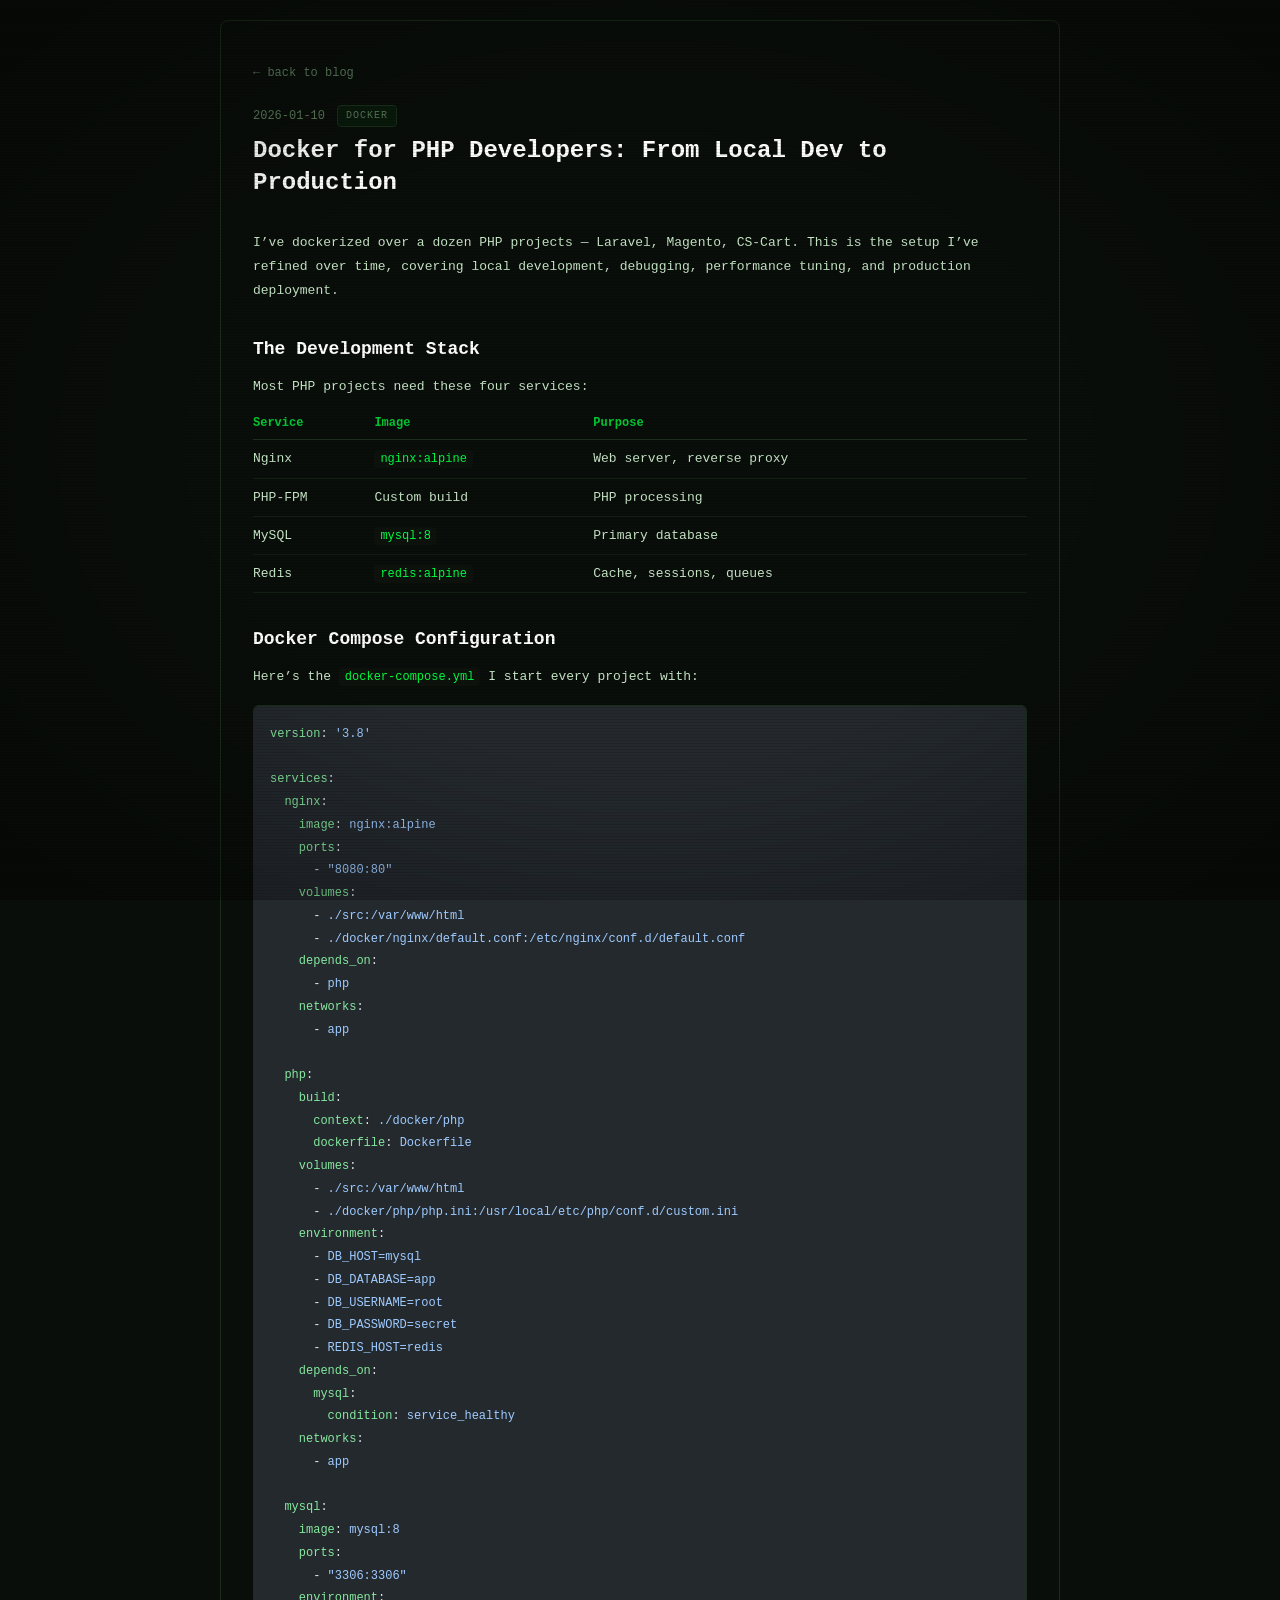
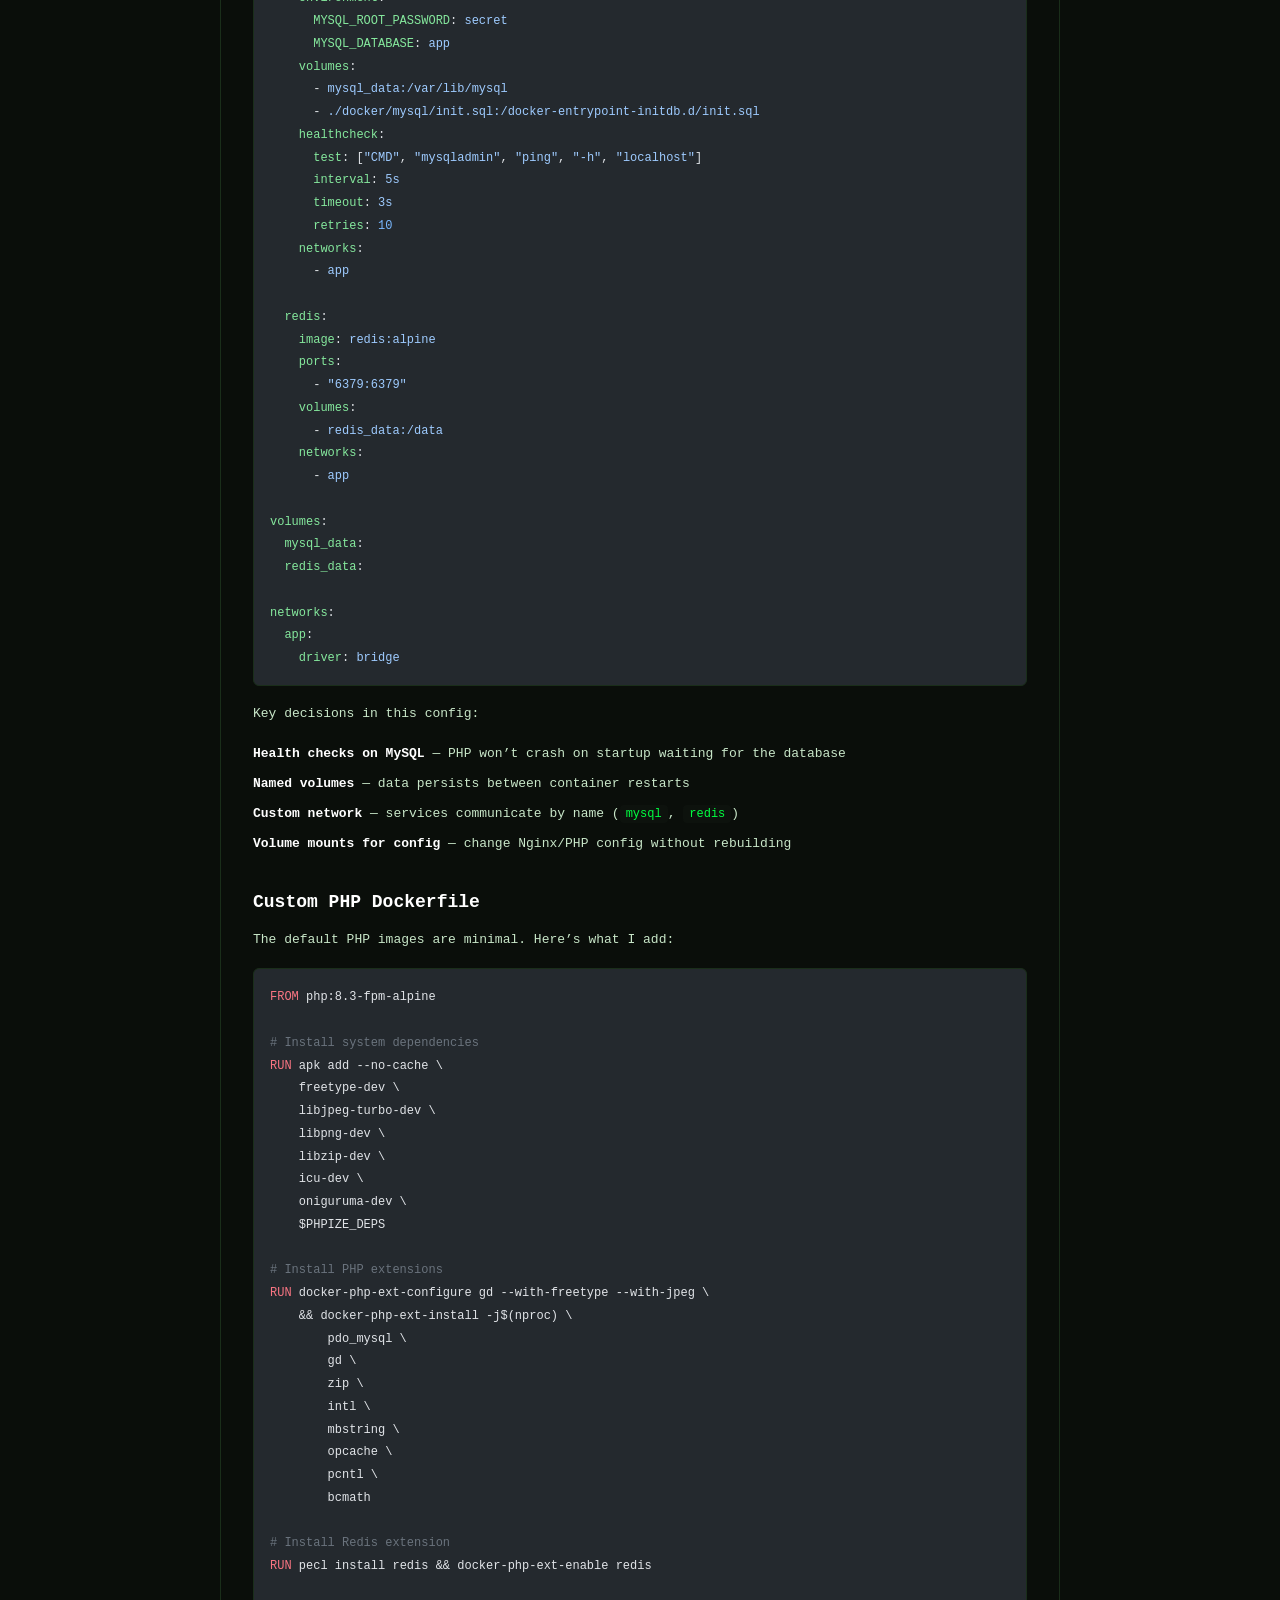
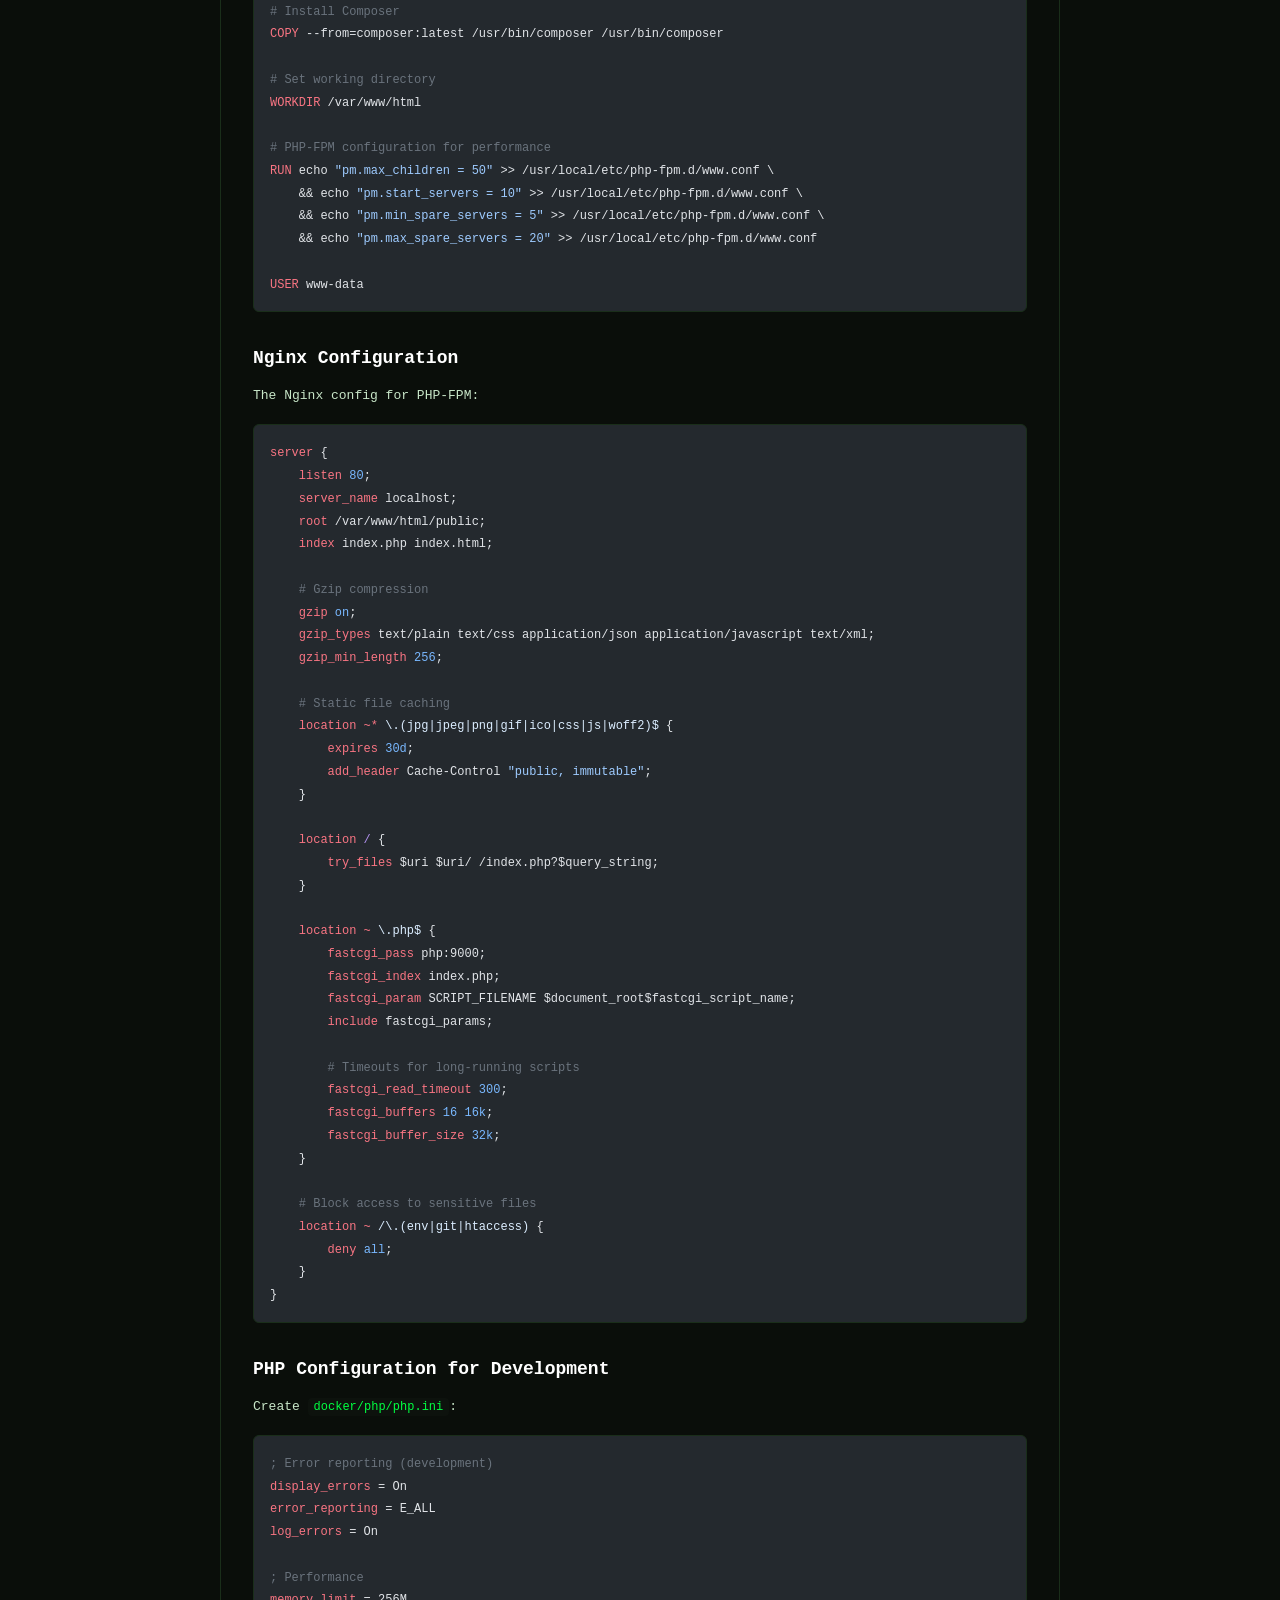
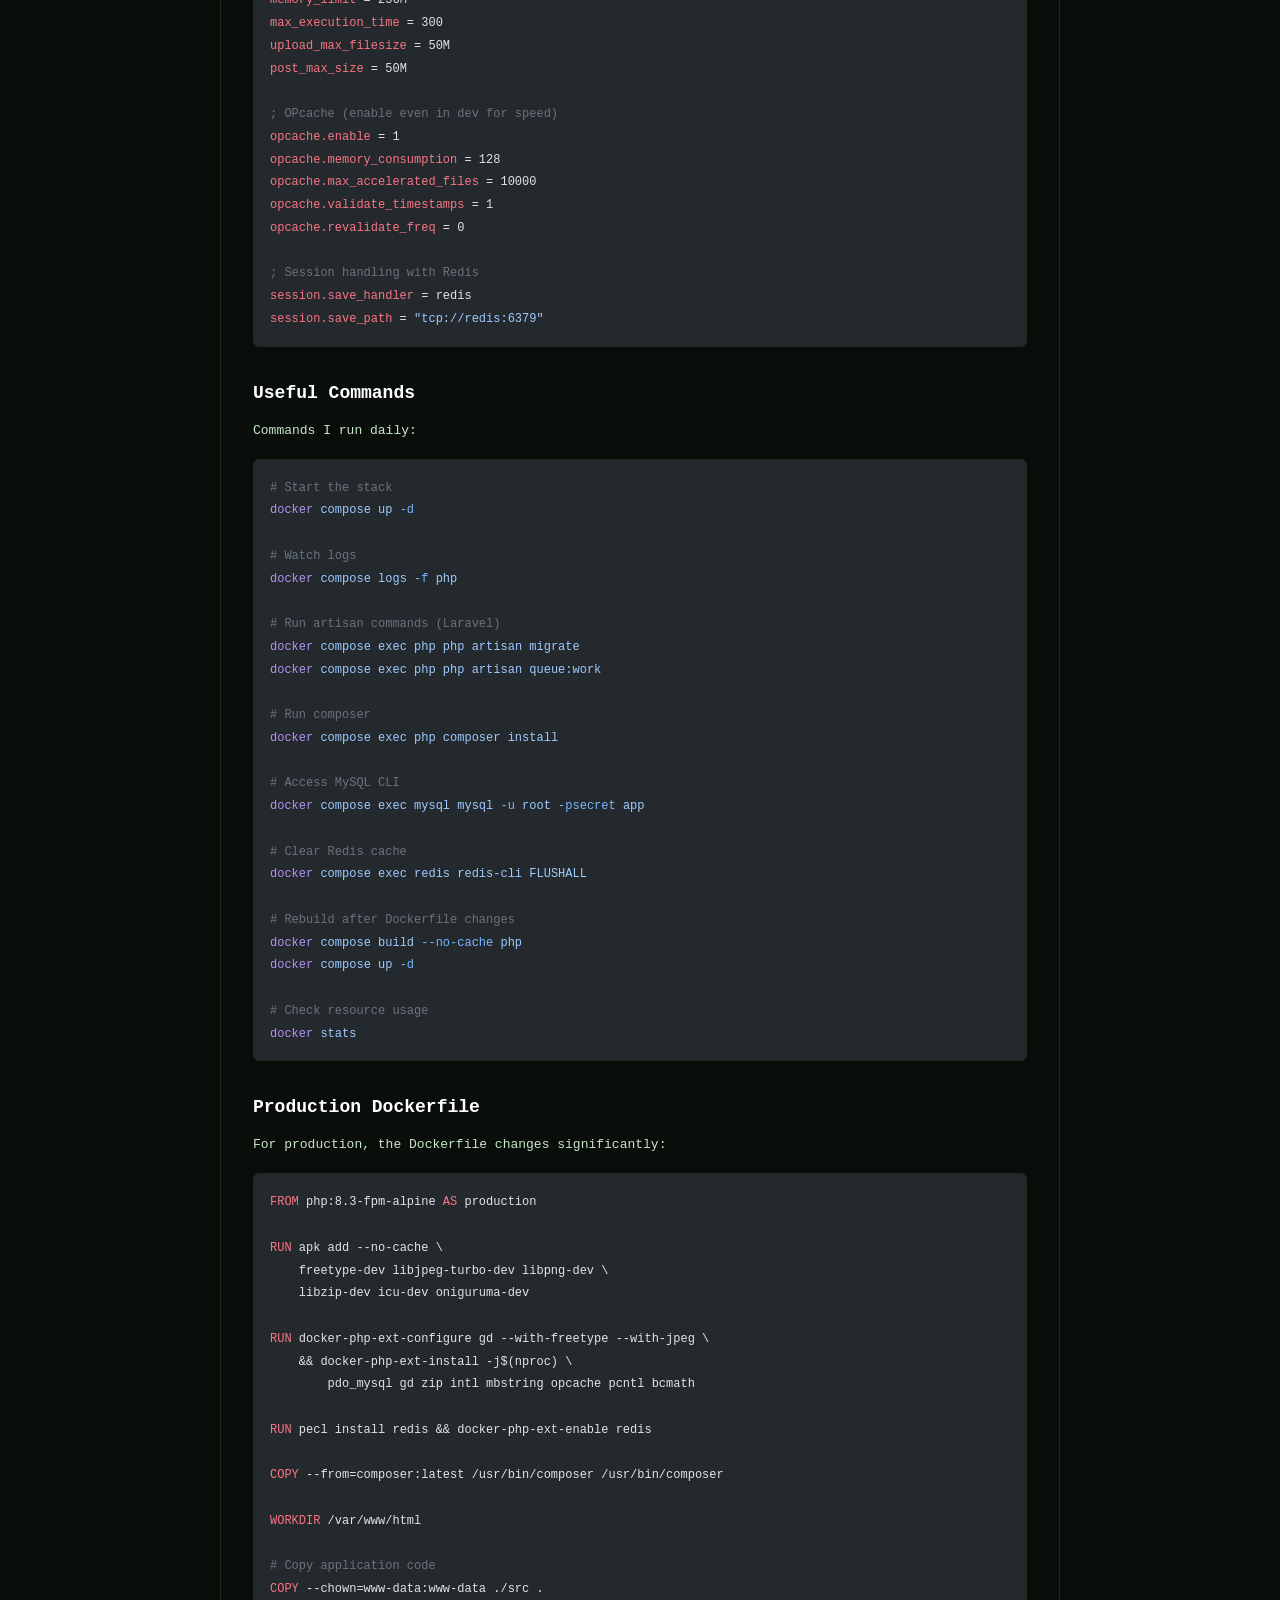
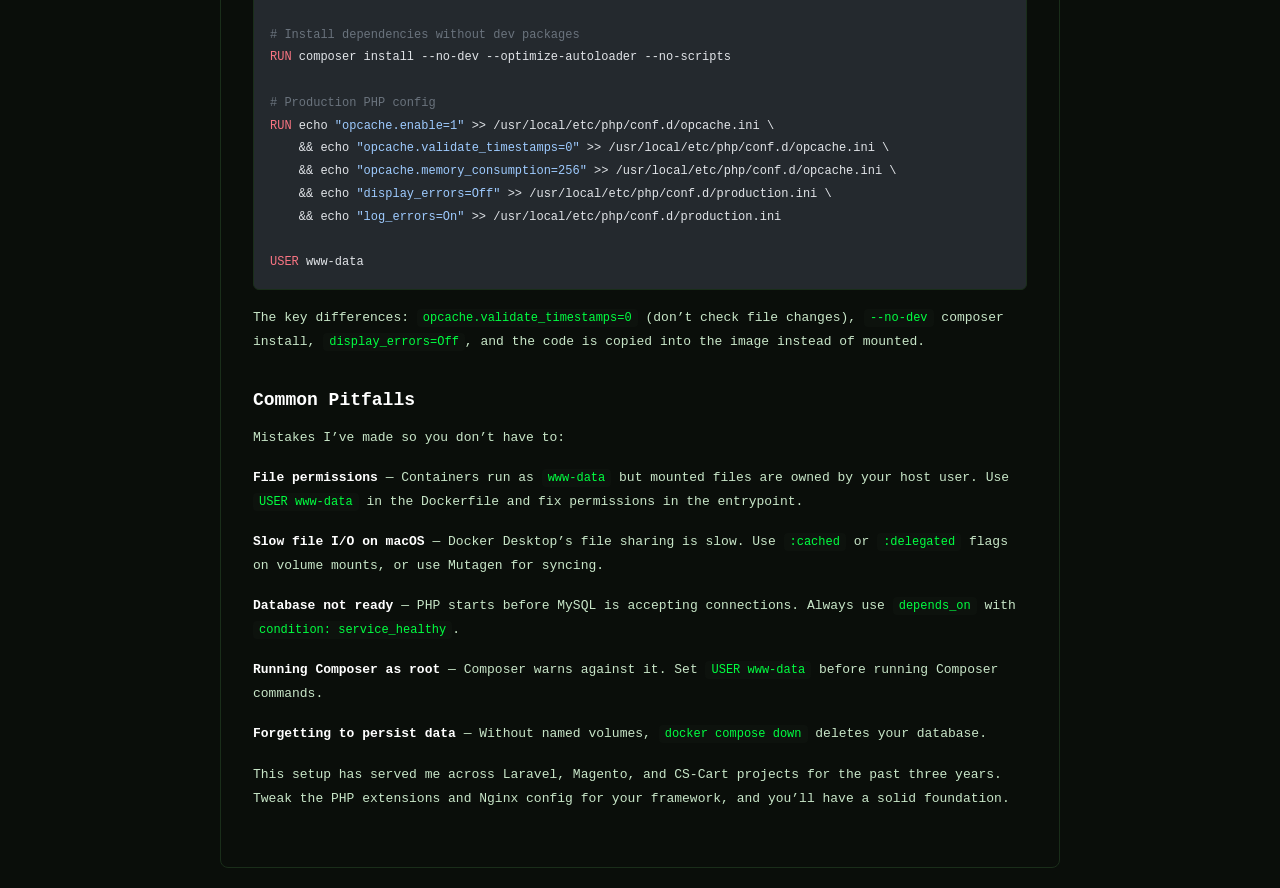
<file: blog/docker-for-php-developers/index.html>
<!DOCTYPE html><html lang="en"> <head><meta charset="UTF-8"><meta name="viewport" content="width=device-width, initial-scale=1.0"><link rel="icon" type="image/svg+xml" href="/favicon.svg"><link rel="icon" href="/favicon.ico"><link rel="preconnect" href="https://fonts.googleapis.com"><link rel="preconnect" href="https://fonts.gstatic.com" crossorigin><link href="https://fonts.googleapis.com/css2?family=JetBrains+Mono:wght@300;400;500;600;700&display=swap" rel="stylesheet"><!-- Primary Meta --><meta name="description" content="A complete Docker setup for PHP applications with Nginx, MySQL, Redis, and production deployment strategies."><meta name="author" content="Ruban S"><meta name="keywords" content="docker"><!-- Open Graph --><meta property="og:type" content="article"><meta property="og:url" content="https://ruban.dev/blog/docker-for-php-developers/"><meta property="og:title" content="Docker for PHP Developers: From Local Dev to Production | Ruban S"><meta property="og:description" content="A complete Docker setup for PHP applications with Nginx, MySQL, Redis, and production deployment strategies."><meta property="og:image" content="https://ruban.dev/favicon.svg"><meta property="og:site_name" content="Ruban S Portfolio"><meta property="article:published_time" content="2026-01-10T00:00:00.000Z"><meta property="article:author" content="Ruban S"><meta property="article:tag" content="docker"><!-- Twitter --><meta name="twitter:card" content="summary"><meta name="twitter:title" content="Docker for PHP Developers: From Local Dev to Production | Ruban S"><meta name="twitter:description" content="A complete Docker setup for PHP applications with Nginx, MySQL, Redis, and production deployment strategies."><meta name="twitter:image" content="https://ruban.dev/favicon.svg"><!-- Canonical --><link rel="canonical" href="https://ruban.dev/blog/docker-for-php-developers/"><meta http-equiv="X-Frame-Options" content="SAMEORIGIN"><meta http-equiv="X-Content-Type-Options" content="nosniff"><meta name="referrer" content="strict-origin-when-cross-origin"><meta http-equiv="Content-Security-Policy" content="default-src 'self'; font-src https://fonts.googleapis.com https://fonts.gstatic.com; style-src 'self' 'unsafe-inline'; script-src 'self' 'unsafe-inline'; img-src 'self' data:;"><title>Docker for PHP Developers: From Local Dev to Production | Ruban S</title><script>
      const saved = localStorage.getItem('theme');
      if (saved && saved !== 'green') document.documentElement.setAttribute('data-theme', saved);
    </script><link rel="stylesheet" href="/_astro/_astro_content.DfLi3KDt.css"></head> <body class="bg-term-bg text-term-text font-mono text-sm leading-relaxed min-h-screen overflow-x-hidden">  <div class="max-w-[880px] mx-auto px-5 py-5"> <div class="bg-term-bg border border-term-border rounded-lg px-8 py-10 max-sm:px-4 max-sm:py-6"> <a href="/blog" class="text-xs text-term-text-dim hover:text-term-green transition-colors mb-6 inline-block">← back to blog</a> <div class="mb-2 flex items-center gap-3"> <span class="text-xs text-term-text-dim tabular-nums">2026-01-10</span> <span class="text-[10px] text-term-text-dim uppercase tracking-widest px-2 py-0.5 rounded bg-term-green/5 border border-term-border">docker</span> </div> <h1 class="text-2xl font-bold text-white mb-8">Docker for PHP Developers: From Local Dev to Production</h1> <article class="blog-content prose prose-invert prose-sm max-w-none
        [&_p]:text-term-text [&_p]:text-[13px] [&_p]:leading-[1.85] [&_p]:mb-4
        [&_h2]:text-white [&_h2]:text-lg [&_h2]:font-bold [&_h2]:mt-8 [&_h2]:mb-3
        [&_h3]:text-white [&_h3]:text-base [&_h3]:font-semibold [&_h3]:mt-6 [&_h3]:mb-2
        [&_ul]:space-y-1.5 [&_li]:text-term-text [&_li]:text-[13px] [&_li]:leading-[1.85]
        [&_ol]:space-y-1.5 [&_ol_li]:text-term-text [&_ol_li]:text-[13px]
        [&_code]:text-term-green [&_code]:text-xs [&_code]:bg-term-card [&_code]:px-1.5 [&_code]:py-0.5 [&_code]:rounded
        [&_pre]:relative [&_pre]:bg-term-card [&_pre]:border [&_pre]:border-term-border [&_pre]:rounded-md [&_pre]:p-4 [&_pre]:overflow-x-auto [&_pre]:mb-4
        [&_pre_code]:bg-transparent [&_pre_code]:p-0 [&_pre_code]:text-term-text
        [&_a]:text-term-green [&_a]:no-underline [&_a]:hover:opacity-80
        [&_strong]:text-white
        [&_blockquote]:border-l-2 [&_blockquote]:border-term-green-dark [&_blockquote]:pl-4 [&_blockquote]:italic [&_blockquote]:text-term-text-dim
        [&_hr]:border-term-border [&_hr]:my-8
        [&_table]:w-full [&_th]:text-left [&_th]:text-term-green-dim [&_th]:text-xs [&_th]:pb-2 [&_th]:border-b [&_th]:border-term-border [&_td]:text-[13px] [&_td]:py-2 [&_td]:border-b [&_td]:border-term-border/50
      "> <p>I’ve dockerized over a dozen PHP projects — Laravel, Magento, CS-Cart. This is the setup I’ve refined over time, covering local development, debugging, performance tuning, and production deployment.</p>
<h2 id="the-development-stack">The Development Stack</h2>
<p>Most PHP projects need these four services:</p>






























<table><thead><tr><th>Service</th><th>Image</th><th>Purpose</th></tr></thead><tbody><tr><td>Nginx</td><td><code>nginx:alpine</code></td><td>Web server, reverse proxy</td></tr><tr><td>PHP-FPM</td><td>Custom build</td><td>PHP processing</td></tr><tr><td>MySQL</td><td><code>mysql:8</code></td><td>Primary database</td></tr><tr><td>Redis</td><td><code>redis:alpine</code></td><td>Cache, sessions, queues</td></tr></tbody></table>
<h2 id="docker-compose-configuration">Docker Compose Configuration</h2>
<p>Here’s the <code>docker-compose.yml</code> I start every project with:</p>
<pre class="astro-code github-dark" style="background-color:#24292e;color:#e1e4e8; overflow-x: auto;" tabindex="0" data-language="yaml"><code><span class="line"><span style="color:#85E89D">version</span><span style="color:#E1E4E8">: </span><span style="color:#9ECBFF">'3.8'</span></span>
<span class="line"></span>
<span class="line"><span style="color:#85E89D">services</span><span style="color:#E1E4E8">:</span></span>
<span class="line"><span style="color:#85E89D">  nginx</span><span style="color:#E1E4E8">:</span></span>
<span class="line"><span style="color:#85E89D">    image</span><span style="color:#E1E4E8">: </span><span style="color:#9ECBFF">nginx:alpine</span></span>
<span class="line"><span style="color:#85E89D">    ports</span><span style="color:#E1E4E8">:</span></span>
<span class="line"><span style="color:#E1E4E8">      - </span><span style="color:#9ECBFF">"8080:80"</span></span>
<span class="line"><span style="color:#85E89D">    volumes</span><span style="color:#E1E4E8">:</span></span>
<span class="line"><span style="color:#E1E4E8">      - </span><span style="color:#9ECBFF">./src:/var/www/html</span></span>
<span class="line"><span style="color:#E1E4E8">      - </span><span style="color:#9ECBFF">./docker/nginx/default.conf:/etc/nginx/conf.d/default.conf</span></span>
<span class="line"><span style="color:#85E89D">    depends_on</span><span style="color:#E1E4E8">:</span></span>
<span class="line"><span style="color:#E1E4E8">      - </span><span style="color:#9ECBFF">php</span></span>
<span class="line"><span style="color:#85E89D">    networks</span><span style="color:#E1E4E8">:</span></span>
<span class="line"><span style="color:#E1E4E8">      - </span><span style="color:#9ECBFF">app</span></span>
<span class="line"></span>
<span class="line"><span style="color:#85E89D">  php</span><span style="color:#E1E4E8">:</span></span>
<span class="line"><span style="color:#85E89D">    build</span><span style="color:#E1E4E8">:</span></span>
<span class="line"><span style="color:#85E89D">      context</span><span style="color:#E1E4E8">: </span><span style="color:#9ECBFF">./docker/php</span></span>
<span class="line"><span style="color:#85E89D">      dockerfile</span><span style="color:#E1E4E8">: </span><span style="color:#9ECBFF">Dockerfile</span></span>
<span class="line"><span style="color:#85E89D">    volumes</span><span style="color:#E1E4E8">:</span></span>
<span class="line"><span style="color:#E1E4E8">      - </span><span style="color:#9ECBFF">./src:/var/www/html</span></span>
<span class="line"><span style="color:#E1E4E8">      - </span><span style="color:#9ECBFF">./docker/php/php.ini:/usr/local/etc/php/conf.d/custom.ini</span></span>
<span class="line"><span style="color:#85E89D">    environment</span><span style="color:#E1E4E8">:</span></span>
<span class="line"><span style="color:#E1E4E8">      - </span><span style="color:#9ECBFF">DB_HOST=mysql</span></span>
<span class="line"><span style="color:#E1E4E8">      - </span><span style="color:#9ECBFF">DB_DATABASE=app</span></span>
<span class="line"><span style="color:#E1E4E8">      - </span><span style="color:#9ECBFF">DB_USERNAME=root</span></span>
<span class="line"><span style="color:#E1E4E8">      - </span><span style="color:#9ECBFF">DB_PASSWORD=secret</span></span>
<span class="line"><span style="color:#E1E4E8">      - </span><span style="color:#9ECBFF">REDIS_HOST=redis</span></span>
<span class="line"><span style="color:#85E89D">    depends_on</span><span style="color:#E1E4E8">:</span></span>
<span class="line"><span style="color:#85E89D">      mysql</span><span style="color:#E1E4E8">:</span></span>
<span class="line"><span style="color:#85E89D">        condition</span><span style="color:#E1E4E8">: </span><span style="color:#9ECBFF">service_healthy</span></span>
<span class="line"><span style="color:#85E89D">    networks</span><span style="color:#E1E4E8">:</span></span>
<span class="line"><span style="color:#E1E4E8">      - </span><span style="color:#9ECBFF">app</span></span>
<span class="line"></span>
<span class="line"><span style="color:#85E89D">  mysql</span><span style="color:#E1E4E8">:</span></span>
<span class="line"><span style="color:#85E89D">    image</span><span style="color:#E1E4E8">: </span><span style="color:#9ECBFF">mysql:8</span></span>
<span class="line"><span style="color:#85E89D">    ports</span><span style="color:#E1E4E8">:</span></span>
<span class="line"><span style="color:#E1E4E8">      - </span><span style="color:#9ECBFF">"3306:3306"</span></span>
<span class="line"><span style="color:#85E89D">    environment</span><span style="color:#E1E4E8">:</span></span>
<span class="line"><span style="color:#85E89D">      MYSQL_ROOT_PASSWORD</span><span style="color:#E1E4E8">: </span><span style="color:#9ECBFF">secret</span></span>
<span class="line"><span style="color:#85E89D">      MYSQL_DATABASE</span><span style="color:#E1E4E8">: </span><span style="color:#9ECBFF">app</span></span>
<span class="line"><span style="color:#85E89D">    volumes</span><span style="color:#E1E4E8">:</span></span>
<span class="line"><span style="color:#E1E4E8">      - </span><span style="color:#9ECBFF">mysql_data:/var/lib/mysql</span></span>
<span class="line"><span style="color:#E1E4E8">      - </span><span style="color:#9ECBFF">./docker/mysql/init.sql:/docker-entrypoint-initdb.d/init.sql</span></span>
<span class="line"><span style="color:#85E89D">    healthcheck</span><span style="color:#E1E4E8">:</span></span>
<span class="line"><span style="color:#85E89D">      test</span><span style="color:#E1E4E8">: [</span><span style="color:#9ECBFF">"CMD"</span><span style="color:#E1E4E8">, </span><span style="color:#9ECBFF">"mysqladmin"</span><span style="color:#E1E4E8">, </span><span style="color:#9ECBFF">"ping"</span><span style="color:#E1E4E8">, </span><span style="color:#9ECBFF">"-h"</span><span style="color:#E1E4E8">, </span><span style="color:#9ECBFF">"localhost"</span><span style="color:#E1E4E8">]</span></span>
<span class="line"><span style="color:#85E89D">      interval</span><span style="color:#E1E4E8">: </span><span style="color:#9ECBFF">5s</span></span>
<span class="line"><span style="color:#85E89D">      timeout</span><span style="color:#E1E4E8">: </span><span style="color:#9ECBFF">3s</span></span>
<span class="line"><span style="color:#85E89D">      retries</span><span style="color:#E1E4E8">: </span><span style="color:#79B8FF">10</span></span>
<span class="line"><span style="color:#85E89D">    networks</span><span style="color:#E1E4E8">:</span></span>
<span class="line"><span style="color:#E1E4E8">      - </span><span style="color:#9ECBFF">app</span></span>
<span class="line"></span>
<span class="line"><span style="color:#85E89D">  redis</span><span style="color:#E1E4E8">:</span></span>
<span class="line"><span style="color:#85E89D">    image</span><span style="color:#E1E4E8">: </span><span style="color:#9ECBFF">redis:alpine</span></span>
<span class="line"><span style="color:#85E89D">    ports</span><span style="color:#E1E4E8">:</span></span>
<span class="line"><span style="color:#E1E4E8">      - </span><span style="color:#9ECBFF">"6379:6379"</span></span>
<span class="line"><span style="color:#85E89D">    volumes</span><span style="color:#E1E4E8">:</span></span>
<span class="line"><span style="color:#E1E4E8">      - </span><span style="color:#9ECBFF">redis_data:/data</span></span>
<span class="line"><span style="color:#85E89D">    networks</span><span style="color:#E1E4E8">:</span></span>
<span class="line"><span style="color:#E1E4E8">      - </span><span style="color:#9ECBFF">app</span></span>
<span class="line"></span>
<span class="line"><span style="color:#85E89D">volumes</span><span style="color:#E1E4E8">:</span></span>
<span class="line"><span style="color:#85E89D">  mysql_data</span><span style="color:#E1E4E8">:</span></span>
<span class="line"><span style="color:#85E89D">  redis_data</span><span style="color:#E1E4E8">:</span></span>
<span class="line"></span>
<span class="line"><span style="color:#85E89D">networks</span><span style="color:#E1E4E8">:</span></span>
<span class="line"><span style="color:#85E89D">  app</span><span style="color:#E1E4E8">:</span></span>
<span class="line"><span style="color:#85E89D">    driver</span><span style="color:#E1E4E8">: </span><span style="color:#9ECBFF">bridge</span></span></code></pre>
<p>Key decisions in this config:</p>
<ul>
<li><strong>Health checks on MySQL</strong> — PHP won’t crash on startup waiting for the database</li>
<li><strong>Named volumes</strong> — data persists between container restarts</li>
<li><strong>Custom network</strong> — services communicate by name (<code>mysql</code>, <code>redis</code>)</li>
<li><strong>Volume mounts for config</strong> — change Nginx/PHP config without rebuilding</li>
</ul>
<h2 id="custom-php-dockerfile">Custom PHP Dockerfile</h2>
<p>The default PHP images are minimal. Here’s what I add:</p>
<pre class="astro-code github-dark" style="background-color:#24292e;color:#e1e4e8; overflow-x: auto;" tabindex="0" data-language="dockerfile"><code><span class="line"><span style="color:#F97583">FROM</span><span style="color:#E1E4E8"> php:8.3-fpm-alpine</span></span>
<span class="line"></span>
<span class="line"><span style="color:#6A737D"># Install system dependencies</span></span>
<span class="line"><span style="color:#F97583">RUN</span><span style="color:#E1E4E8"> apk add --no-cache \</span></span>
<span class="line"><span style="color:#E1E4E8">    freetype-dev \</span></span>
<span class="line"><span style="color:#E1E4E8">    libjpeg-turbo-dev \</span></span>
<span class="line"><span style="color:#E1E4E8">    libpng-dev \</span></span>
<span class="line"><span style="color:#E1E4E8">    libzip-dev \</span></span>
<span class="line"><span style="color:#E1E4E8">    icu-dev \</span></span>
<span class="line"><span style="color:#E1E4E8">    oniguruma-dev \</span></span>
<span class="line"><span style="color:#E1E4E8">    $PHPIZE_DEPS</span></span>
<span class="line"></span>
<span class="line"><span style="color:#6A737D"># Install PHP extensions</span></span>
<span class="line"><span style="color:#F97583">RUN</span><span style="color:#E1E4E8"> docker-php-ext-configure gd --with-freetype --with-jpeg \</span></span>
<span class="line"><span style="color:#E1E4E8">    &#x26;&#x26; docker-php-ext-install -j$(nproc) \</span></span>
<span class="line"><span style="color:#E1E4E8">        pdo_mysql \</span></span>
<span class="line"><span style="color:#E1E4E8">        gd \</span></span>
<span class="line"><span style="color:#E1E4E8">        zip \</span></span>
<span class="line"><span style="color:#E1E4E8">        intl \</span></span>
<span class="line"><span style="color:#E1E4E8">        mbstring \</span></span>
<span class="line"><span style="color:#E1E4E8">        opcache \</span></span>
<span class="line"><span style="color:#E1E4E8">        pcntl \</span></span>
<span class="line"><span style="color:#E1E4E8">        bcmath</span></span>
<span class="line"></span>
<span class="line"><span style="color:#6A737D"># Install Redis extension</span></span>
<span class="line"><span style="color:#F97583">RUN</span><span style="color:#E1E4E8"> pecl install redis &#x26;&#x26; docker-php-ext-enable redis</span></span>
<span class="line"></span>
<span class="line"><span style="color:#6A737D"># Install Composer</span></span>
<span class="line"><span style="color:#F97583">COPY</span><span style="color:#E1E4E8"> --from=composer:latest /usr/bin/composer /usr/bin/composer</span></span>
<span class="line"></span>
<span class="line"><span style="color:#6A737D"># Set working directory</span></span>
<span class="line"><span style="color:#F97583">WORKDIR</span><span style="color:#E1E4E8"> /var/www/html</span></span>
<span class="line"></span>
<span class="line"><span style="color:#6A737D"># PHP-FPM configuration for performance</span></span>
<span class="line"><span style="color:#F97583">RUN</span><span style="color:#E1E4E8"> echo </span><span style="color:#9ECBFF">"pm.max_children = 50"</span><span style="color:#E1E4E8"> >> /usr/local/etc/php-fpm.d/www.conf \</span></span>
<span class="line"><span style="color:#E1E4E8">    &#x26;&#x26; echo </span><span style="color:#9ECBFF">"pm.start_servers = 10"</span><span style="color:#E1E4E8"> >> /usr/local/etc/php-fpm.d/www.conf \</span></span>
<span class="line"><span style="color:#E1E4E8">    &#x26;&#x26; echo </span><span style="color:#9ECBFF">"pm.min_spare_servers = 5"</span><span style="color:#E1E4E8"> >> /usr/local/etc/php-fpm.d/www.conf \</span></span>
<span class="line"><span style="color:#E1E4E8">    &#x26;&#x26; echo </span><span style="color:#9ECBFF">"pm.max_spare_servers = 20"</span><span style="color:#E1E4E8"> >> /usr/local/etc/php-fpm.d/www.conf</span></span>
<span class="line"></span>
<span class="line"><span style="color:#F97583">USER</span><span style="color:#E1E4E8"> www-data</span></span></code></pre>
<h2 id="nginx-configuration">Nginx Configuration</h2>
<p>The Nginx config for PHP-FPM:</p>
<pre class="astro-code github-dark" style="background-color:#24292e;color:#e1e4e8; overflow-x: auto;" tabindex="0" data-language="nginx"><code><span class="line"><span style="color:#F97583">server</span><span style="color:#E1E4E8"> {</span></span>
<span class="line"><span style="color:#F97583">    listen </span><span style="color:#79B8FF">80</span><span style="color:#E1E4E8">;</span></span>
<span class="line"><span style="color:#F97583">    server_name </span><span style="color:#E1E4E8">localhost;</span></span>
<span class="line"><span style="color:#F97583">    root </span><span style="color:#E1E4E8">/var/www/html/public;</span></span>
<span class="line"><span style="color:#F97583">    index </span><span style="color:#E1E4E8">index.php index.html;</span></span>
<span class="line"></span>
<span class="line"><span style="color:#6A737D">    # Gzip compression</span></span>
<span class="line"><span style="color:#F97583">    gzip </span><span style="color:#79B8FF">on</span><span style="color:#E1E4E8">;</span></span>
<span class="line"><span style="color:#F97583">    gzip_types </span><span style="color:#E1E4E8">text/plain text/css application/json application/javascript text/xml;</span></span>
<span class="line"><span style="color:#F97583">    gzip_min_length </span><span style="color:#79B8FF">256</span><span style="color:#E1E4E8">;</span></span>
<span class="line"></span>
<span class="line"><span style="color:#6A737D">    # Static file caching</span></span>
<span class="line"><span style="color:#F97583">    location</span><span style="color:#F97583"> ~*</span><span style="color:#DBEDFF"> \.(jpg|jpeg|png|gif|ico|css|js|woff2)$ </span><span style="color:#E1E4E8">{</span></span>
<span class="line"><span style="color:#F97583">        expires </span><span style="color:#79B8FF">30d</span><span style="color:#E1E4E8">;</span></span>
<span class="line"><span style="color:#F97583">        add_header </span><span style="color:#E1E4E8">Cache-Control </span><span style="color:#9ECBFF">"public, immutable"</span><span style="color:#E1E4E8">;</span></span>
<span class="line"><span style="color:#E1E4E8">    }</span></span>
<span class="line"></span>
<span class="line"><span style="color:#F97583">    location</span><span style="color:#B392F0"> / </span><span style="color:#E1E4E8">{</span></span>
<span class="line"><span style="color:#F97583">        try_files </span><span style="color:#E1E4E8">$uri $uri/ /index.php?$query_string;</span></span>
<span class="line"><span style="color:#E1E4E8">    }</span></span>
<span class="line"></span>
<span class="line"><span style="color:#F97583">    location</span><span style="color:#F97583"> ~</span><span style="color:#DBEDFF"> \.php$ </span><span style="color:#E1E4E8">{</span></span>
<span class="line"><span style="color:#F97583">        fastcgi_pass </span><span style="color:#E1E4E8">php:9000;</span></span>
<span class="line"><span style="color:#F97583">        fastcgi_index </span><span style="color:#E1E4E8">index.php;</span></span>
<span class="line"><span style="color:#F97583">        fastcgi_param </span><span style="color:#E1E4E8">SCRIPT_FILENAME $document_root$fastcgi_script_name;</span></span>
<span class="line"><span style="color:#F97583">        include </span><span style="color:#E1E4E8">fastcgi_params;</span></span>
<span class="line"></span>
<span class="line"><span style="color:#6A737D">        # Timeouts for long-running scripts</span></span>
<span class="line"><span style="color:#F97583">        fastcgi_read_timeout </span><span style="color:#79B8FF">300</span><span style="color:#E1E4E8">;</span></span>
<span class="line"><span style="color:#F97583">        fastcgi_buffers </span><span style="color:#79B8FF">16</span><span style="color:#79B8FF"> 16k</span><span style="color:#E1E4E8">;</span></span>
<span class="line"><span style="color:#F97583">        fastcgi_buffer_size </span><span style="color:#79B8FF">32k</span><span style="color:#E1E4E8">;</span></span>
<span class="line"><span style="color:#E1E4E8">    }</span></span>
<span class="line"></span>
<span class="line"><span style="color:#6A737D">    # Block access to sensitive files</span></span>
<span class="line"><span style="color:#F97583">    location</span><span style="color:#F97583"> ~</span><span style="color:#DBEDFF"> /\.(env|git|htaccess) </span><span style="color:#E1E4E8">{</span></span>
<span class="line"><span style="color:#F97583">        deny </span><span style="color:#79B8FF">all</span><span style="color:#E1E4E8">;</span></span>
<span class="line"><span style="color:#E1E4E8">    }</span></span>
<span class="line"><span style="color:#E1E4E8">}</span></span></code></pre>
<h2 id="php-configuration-for-development">PHP Configuration for Development</h2>
<p>Create <code>docker/php/php.ini</code>:</p>
<pre class="astro-code github-dark" style="background-color:#24292e;color:#e1e4e8; overflow-x: auto;" tabindex="0" data-language="ini"><code><span class="line"><span style="color:#6A737D">; Error reporting (development)</span></span>
<span class="line"><span style="color:#F97583">display_errors</span><span style="color:#E1E4E8"> = On</span></span>
<span class="line"><span style="color:#F97583">error_reporting</span><span style="color:#E1E4E8"> = E_ALL</span></span>
<span class="line"><span style="color:#F97583">log_errors</span><span style="color:#E1E4E8"> = On</span></span>
<span class="line"></span>
<span class="line"><span style="color:#6A737D">; Performance</span></span>
<span class="line"><span style="color:#F97583">memory_limit</span><span style="color:#E1E4E8"> = 256M</span></span>
<span class="line"><span style="color:#F97583">max_execution_time</span><span style="color:#E1E4E8"> = 300</span></span>
<span class="line"><span style="color:#F97583">upload_max_filesize</span><span style="color:#E1E4E8"> = 50M</span></span>
<span class="line"><span style="color:#F97583">post_max_size</span><span style="color:#E1E4E8"> = 50M</span></span>
<span class="line"></span>
<span class="line"><span style="color:#6A737D">; OPcache (enable even in dev for speed)</span></span>
<span class="line"><span style="color:#F97583">opcache.enable</span><span style="color:#E1E4E8"> = 1</span></span>
<span class="line"><span style="color:#F97583">opcache.memory_consumption</span><span style="color:#E1E4E8"> = 128</span></span>
<span class="line"><span style="color:#F97583">opcache.max_accelerated_files</span><span style="color:#E1E4E8"> = 10000</span></span>
<span class="line"><span style="color:#F97583">opcache.validate_timestamps</span><span style="color:#E1E4E8"> = 1</span></span>
<span class="line"><span style="color:#F97583">opcache.revalidate_freq</span><span style="color:#E1E4E8"> = 0</span></span>
<span class="line"></span>
<span class="line"><span style="color:#6A737D">; Session handling with Redis</span></span>
<span class="line"><span style="color:#F97583">session.save_handler</span><span style="color:#E1E4E8"> = redis</span></span>
<span class="line"><span style="color:#F97583">session.save_path</span><span style="color:#E1E4E8"> = </span><span style="color:#9ECBFF">"tcp://redis:6379"</span></span></code></pre>
<h2 id="useful-commands">Useful Commands</h2>
<p>Commands I run daily:</p>
<pre class="astro-code github-dark" style="background-color:#24292e;color:#e1e4e8; overflow-x: auto;" tabindex="0" data-language="bash"><code><span class="line"><span style="color:#6A737D"># Start the stack</span></span>
<span class="line"><span style="color:#B392F0">docker</span><span style="color:#9ECBFF"> compose</span><span style="color:#9ECBFF"> up</span><span style="color:#79B8FF"> -d</span></span>
<span class="line"></span>
<span class="line"><span style="color:#6A737D"># Watch logs</span></span>
<span class="line"><span style="color:#B392F0">docker</span><span style="color:#9ECBFF"> compose</span><span style="color:#9ECBFF"> logs</span><span style="color:#79B8FF"> -f</span><span style="color:#9ECBFF"> php</span></span>
<span class="line"></span>
<span class="line"><span style="color:#6A737D"># Run artisan commands (Laravel)</span></span>
<span class="line"><span style="color:#B392F0">docker</span><span style="color:#9ECBFF"> compose</span><span style="color:#9ECBFF"> exec</span><span style="color:#9ECBFF"> php</span><span style="color:#9ECBFF"> php</span><span style="color:#9ECBFF"> artisan</span><span style="color:#9ECBFF"> migrate</span></span>
<span class="line"><span style="color:#B392F0">docker</span><span style="color:#9ECBFF"> compose</span><span style="color:#9ECBFF"> exec</span><span style="color:#9ECBFF"> php</span><span style="color:#9ECBFF"> php</span><span style="color:#9ECBFF"> artisan</span><span style="color:#9ECBFF"> queue:work</span></span>
<span class="line"></span>
<span class="line"><span style="color:#6A737D"># Run composer</span></span>
<span class="line"><span style="color:#B392F0">docker</span><span style="color:#9ECBFF"> compose</span><span style="color:#9ECBFF"> exec</span><span style="color:#9ECBFF"> php</span><span style="color:#9ECBFF"> composer</span><span style="color:#9ECBFF"> install</span></span>
<span class="line"></span>
<span class="line"><span style="color:#6A737D"># Access MySQL CLI</span></span>
<span class="line"><span style="color:#B392F0">docker</span><span style="color:#9ECBFF"> compose</span><span style="color:#9ECBFF"> exec</span><span style="color:#9ECBFF"> mysql</span><span style="color:#9ECBFF"> mysql</span><span style="color:#79B8FF"> -u</span><span style="color:#9ECBFF"> root</span><span style="color:#79B8FF"> -psecret</span><span style="color:#9ECBFF"> app</span></span>
<span class="line"></span>
<span class="line"><span style="color:#6A737D"># Clear Redis cache</span></span>
<span class="line"><span style="color:#B392F0">docker</span><span style="color:#9ECBFF"> compose</span><span style="color:#9ECBFF"> exec</span><span style="color:#9ECBFF"> redis</span><span style="color:#9ECBFF"> redis-cli</span><span style="color:#9ECBFF"> FLUSHALL</span></span>
<span class="line"></span>
<span class="line"><span style="color:#6A737D"># Rebuild after Dockerfile changes</span></span>
<span class="line"><span style="color:#B392F0">docker</span><span style="color:#9ECBFF"> compose</span><span style="color:#9ECBFF"> build</span><span style="color:#79B8FF"> --no-cache</span><span style="color:#9ECBFF"> php</span></span>
<span class="line"><span style="color:#B392F0">docker</span><span style="color:#9ECBFF"> compose</span><span style="color:#9ECBFF"> up</span><span style="color:#79B8FF"> -d</span></span>
<span class="line"></span>
<span class="line"><span style="color:#6A737D"># Check resource usage</span></span>
<span class="line"><span style="color:#B392F0">docker</span><span style="color:#9ECBFF"> stats</span></span></code></pre>
<h2 id="production-dockerfile">Production Dockerfile</h2>
<p>For production, the Dockerfile changes significantly:</p>
<pre class="astro-code github-dark" style="background-color:#24292e;color:#e1e4e8; overflow-x: auto;" tabindex="0" data-language="dockerfile"><code><span class="line"><span style="color:#F97583">FROM</span><span style="color:#E1E4E8"> php:8.3-fpm-alpine </span><span style="color:#F97583">AS</span><span style="color:#E1E4E8"> production</span></span>
<span class="line"></span>
<span class="line"><span style="color:#F97583">RUN</span><span style="color:#E1E4E8"> apk add --no-cache \</span></span>
<span class="line"><span style="color:#E1E4E8">    freetype-dev libjpeg-turbo-dev libpng-dev \</span></span>
<span class="line"><span style="color:#E1E4E8">    libzip-dev icu-dev oniguruma-dev</span></span>
<span class="line"></span>
<span class="line"><span style="color:#F97583">RUN</span><span style="color:#E1E4E8"> docker-php-ext-configure gd --with-freetype --with-jpeg \</span></span>
<span class="line"><span style="color:#E1E4E8">    &#x26;&#x26; docker-php-ext-install -j$(nproc) \</span></span>
<span class="line"><span style="color:#E1E4E8">        pdo_mysql gd zip intl mbstring opcache pcntl bcmath</span></span>
<span class="line"></span>
<span class="line"><span style="color:#F97583">RUN</span><span style="color:#E1E4E8"> pecl install redis &#x26;&#x26; docker-php-ext-enable redis</span></span>
<span class="line"></span>
<span class="line"><span style="color:#F97583">COPY</span><span style="color:#E1E4E8"> --from=composer:latest /usr/bin/composer /usr/bin/composer</span></span>
<span class="line"></span>
<span class="line"><span style="color:#F97583">WORKDIR</span><span style="color:#E1E4E8"> /var/www/html</span></span>
<span class="line"></span>
<span class="line"><span style="color:#6A737D"># Copy application code</span></span>
<span class="line"><span style="color:#F97583">COPY</span><span style="color:#E1E4E8"> --chown=www-data:www-data ./src .</span></span>
<span class="line"></span>
<span class="line"><span style="color:#6A737D"># Install dependencies without dev packages</span></span>
<span class="line"><span style="color:#F97583">RUN</span><span style="color:#E1E4E8"> composer install --no-dev --optimize-autoloader --no-scripts</span></span>
<span class="line"></span>
<span class="line"><span style="color:#6A737D"># Production PHP config</span></span>
<span class="line"><span style="color:#F97583">RUN</span><span style="color:#E1E4E8"> echo </span><span style="color:#9ECBFF">"opcache.enable=1"</span><span style="color:#E1E4E8"> >> /usr/local/etc/php/conf.d/opcache.ini \</span></span>
<span class="line"><span style="color:#E1E4E8">    &#x26;&#x26; echo </span><span style="color:#9ECBFF">"opcache.validate_timestamps=0"</span><span style="color:#E1E4E8"> >> /usr/local/etc/php/conf.d/opcache.ini \</span></span>
<span class="line"><span style="color:#E1E4E8">    &#x26;&#x26; echo </span><span style="color:#9ECBFF">"opcache.memory_consumption=256"</span><span style="color:#E1E4E8"> >> /usr/local/etc/php/conf.d/opcache.ini \</span></span>
<span class="line"><span style="color:#E1E4E8">    &#x26;&#x26; echo </span><span style="color:#9ECBFF">"display_errors=Off"</span><span style="color:#E1E4E8"> >> /usr/local/etc/php/conf.d/production.ini \</span></span>
<span class="line"><span style="color:#E1E4E8">    &#x26;&#x26; echo </span><span style="color:#9ECBFF">"log_errors=On"</span><span style="color:#E1E4E8"> >> /usr/local/etc/php/conf.d/production.ini</span></span>
<span class="line"></span>
<span class="line"><span style="color:#F97583">USER</span><span style="color:#E1E4E8"> www-data</span></span></code></pre>
<p>The key differences: <code>opcache.validate_timestamps=0</code> (don’t check file changes), <code>--no-dev</code> composer install, <code>display_errors=Off</code>, and the code is copied into the image instead of mounted.</p>
<h2 id="common-pitfalls">Common Pitfalls</h2>
<p>Mistakes I’ve made so you don’t have to:</p>
<ol>
<li>
<p><strong>File permissions</strong> — Containers run as <code>www-data</code> but mounted files are owned by your host user. Use <code>USER www-data</code> in the Dockerfile and fix permissions in the entrypoint.</p>
</li>
<li>
<p><strong>Slow file I/O on macOS</strong> — Docker Desktop’s file sharing is slow. Use <code>:cached</code> or <code>:delegated</code> flags on volume mounts, or use Mutagen for syncing.</p>
</li>
<li>
<p><strong>Database not ready</strong> — PHP starts before MySQL is accepting connections. Always use <code>depends_on</code> with <code>condition: service_healthy</code>.</p>
</li>
<li>
<p><strong>Running Composer as root</strong> — Composer warns against it. Set <code>USER www-data</code> before running Composer commands.</p>
</li>
<li>
<p><strong>Forgetting to persist data</strong> — Without named volumes, <code>docker compose down</code> deletes your database.</p>
</li>
</ol>
<p>This setup has served me across Laravel, Magento, and CS-Cart projects for the past three years. Tweak the PHP extensions and Nginx config for your framework, and you’ll have a solid foundation.</p> </article> </div> </div>  <script type="module">const s=new IntersectionObserver(e=>{e.forEach(r=>{r.isIntersecting&&r.target.classList.add("visible")})},{threshold:.1});document.querySelectorAll(".reveal").forEach(e=>s.observe(e));</script> <script type="module">const c=["ArrowUp","ArrowUp","ArrowDown","ArrowDown","ArrowLeft","ArrowRight","ArrowLeft","ArrowRight","b","a"];let o=[];document.addEventListener("keydown",t=>{window.__snakeActive||(o.push(t.key),o.length>c.length&&o.shift(),o.length===c.length&&o.every((e,i)=>e===c[i])&&(o=[],y()))});function y(){const t=document.createElement("canvas");t.style.cssText="position:fixed;inset:0;z-index:9999;pointer-events:none;",document.body.appendChild(t);const e=t.getContext("2d");t.width=window.innerWidth,t.height=window.innerHeight;const i="ABCDEFGHIJKLMNOPQRSTUVWXYZabcdefghijklmnopqrstuvwxyz0123456789@#$%^&*(){}[]|;:<>?/~",r=14,g=Math.floor(t.width/r),l=new Array(g).fill(0).map(()=>Math.random()*-50);let s=0,f=!1,h=!1;const m=performance.now();function d(){s=(performance.now()-m)/1e3,e.fillStyle="rgba(10, 14, 10, 0.05)",e.fillRect(0,0,t.width,t.height),e.fillStyle="#00ff41",e.font=`${r}px monospace`;for(let n=0;n<l.length;n++){const a=i[Math.floor(Math.random()*i.length)],p=n*r,w=l[n]*r;Math.random()>.95?e.fillStyle="#ffffff":e.fillStyle=`rgba(0, 255, 65, ${.4+Math.random()*.6})`,e.fillText(a,p,w),w>t.height&&Math.random()>.975&&(l[n]=0),l[n]+=.5}if(s>5&&!f&&(f=!0),f){e.save(),e.fillStyle="rgba(10, 14, 10, 0.7)";const n=500,a=60;e.fillRect((t.width-n)/2,(t.height-a)/2,n,a),e.font="bold 24px monospace",e.fillStyle="#00ff41",e.textAlign="center",e.textBaseline="middle",e.shadowColor="#00ff41",e.shadowBlur=20,e.fillText("YOU FOUND THE SECRET",t.width/2,t.height/2),e.restore()}s>10&&!h&&(h=!0,t.style.transition="opacity 3s ease",t.style.opacity="0",setTimeout(()=>t.remove(),3e3)),h||requestAnimationFrame(d)}requestAnimationFrame(d)}</script> </body> </html> <script type="module">document.querySelectorAll(".blog-content pre").forEach(t=>{const r=document.createElement("div");r.className="relative group",t.parentNode?.insertBefore(r,t),r.appendChild(t);const e=document.createElement("button");e.className="absolute top-2 right-2 text-[10px] text-term-text-dim px-2 py-1 rounded border border-term-border bg-term-bg hover:text-term-green hover:border-term-green-dark transition-all opacity-0 group-hover:opacity-100",e.textContent="Copy",r.appendChild(e),e.addEventListener("click",async()=>{const o=t.querySelector("code");await navigator.clipboard.writeText(o?.textContent||""),e.textContent="Copied!",e.classList.add("text-term-green","border-term-green-dark"),setTimeout(()=>{e.textContent="Copy",e.classList.remove("text-term-green","border-term-green-dark")},1500)})});</script>
</file>
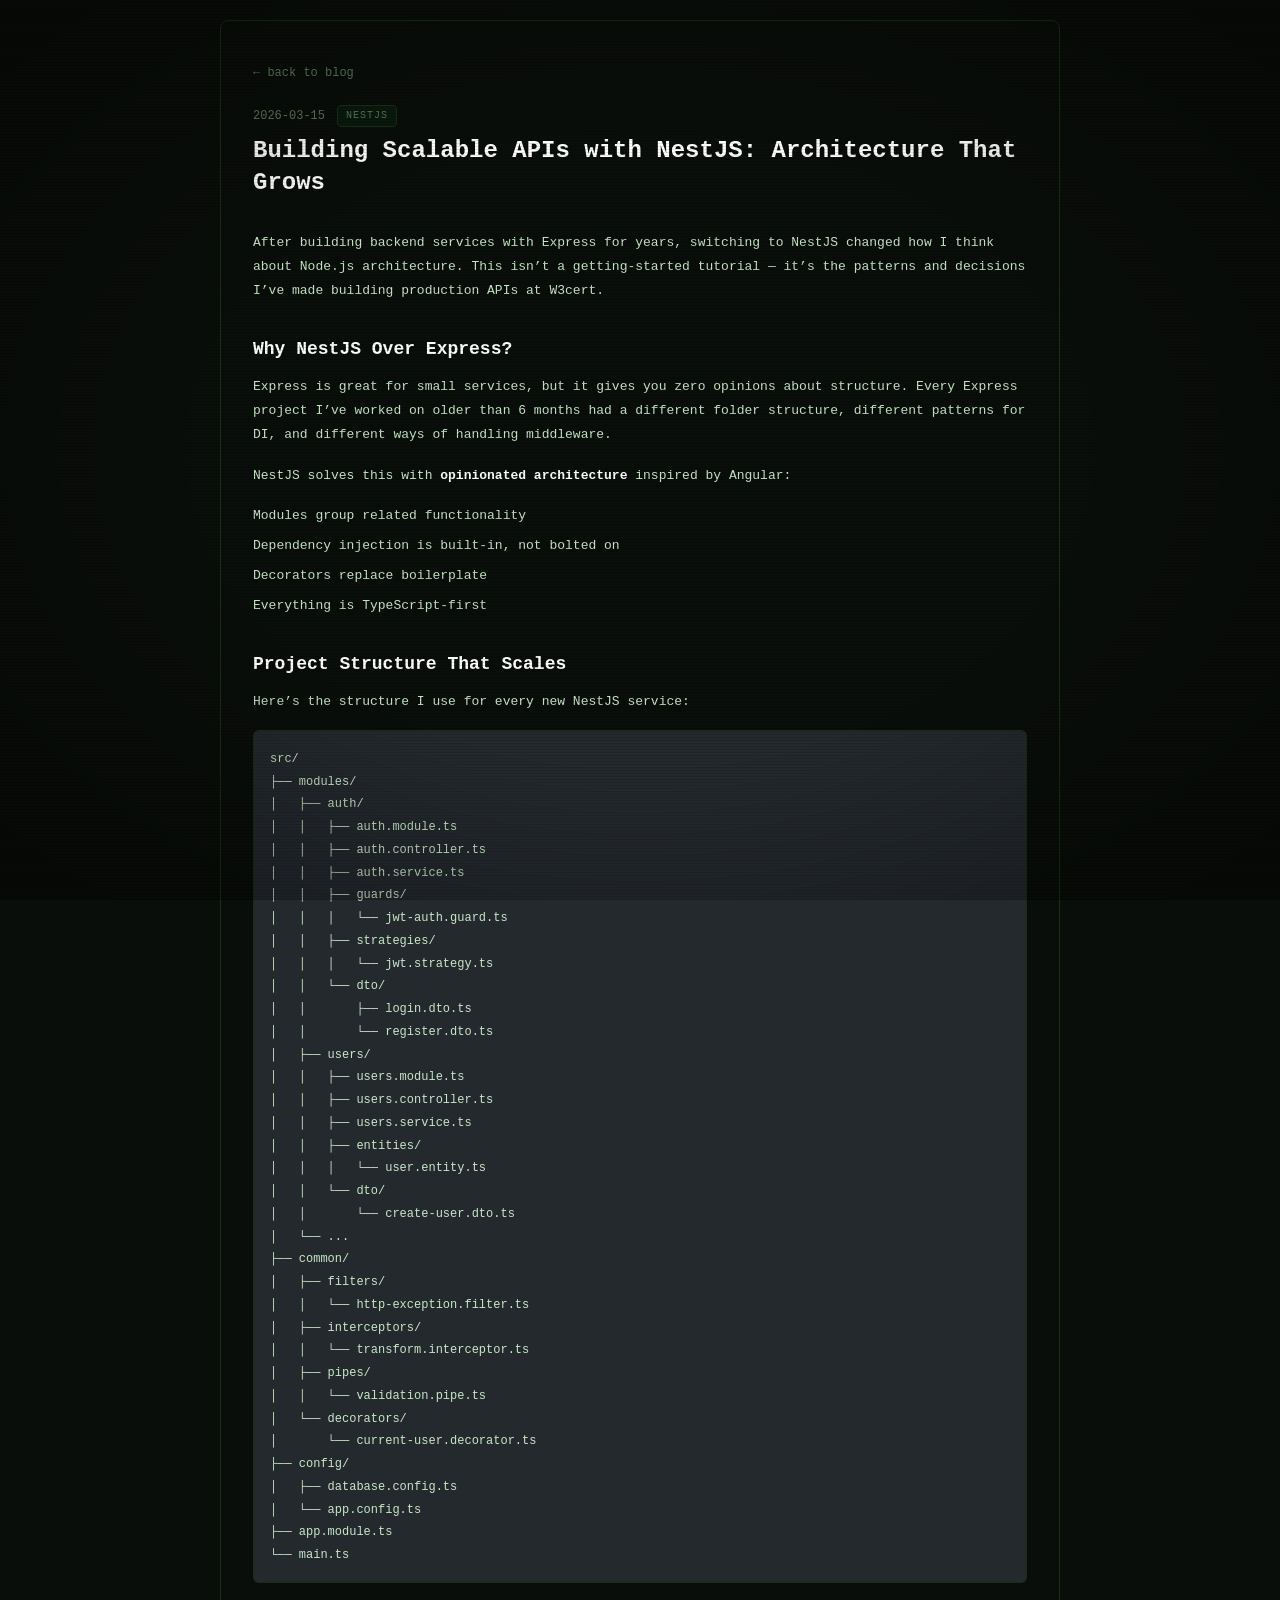
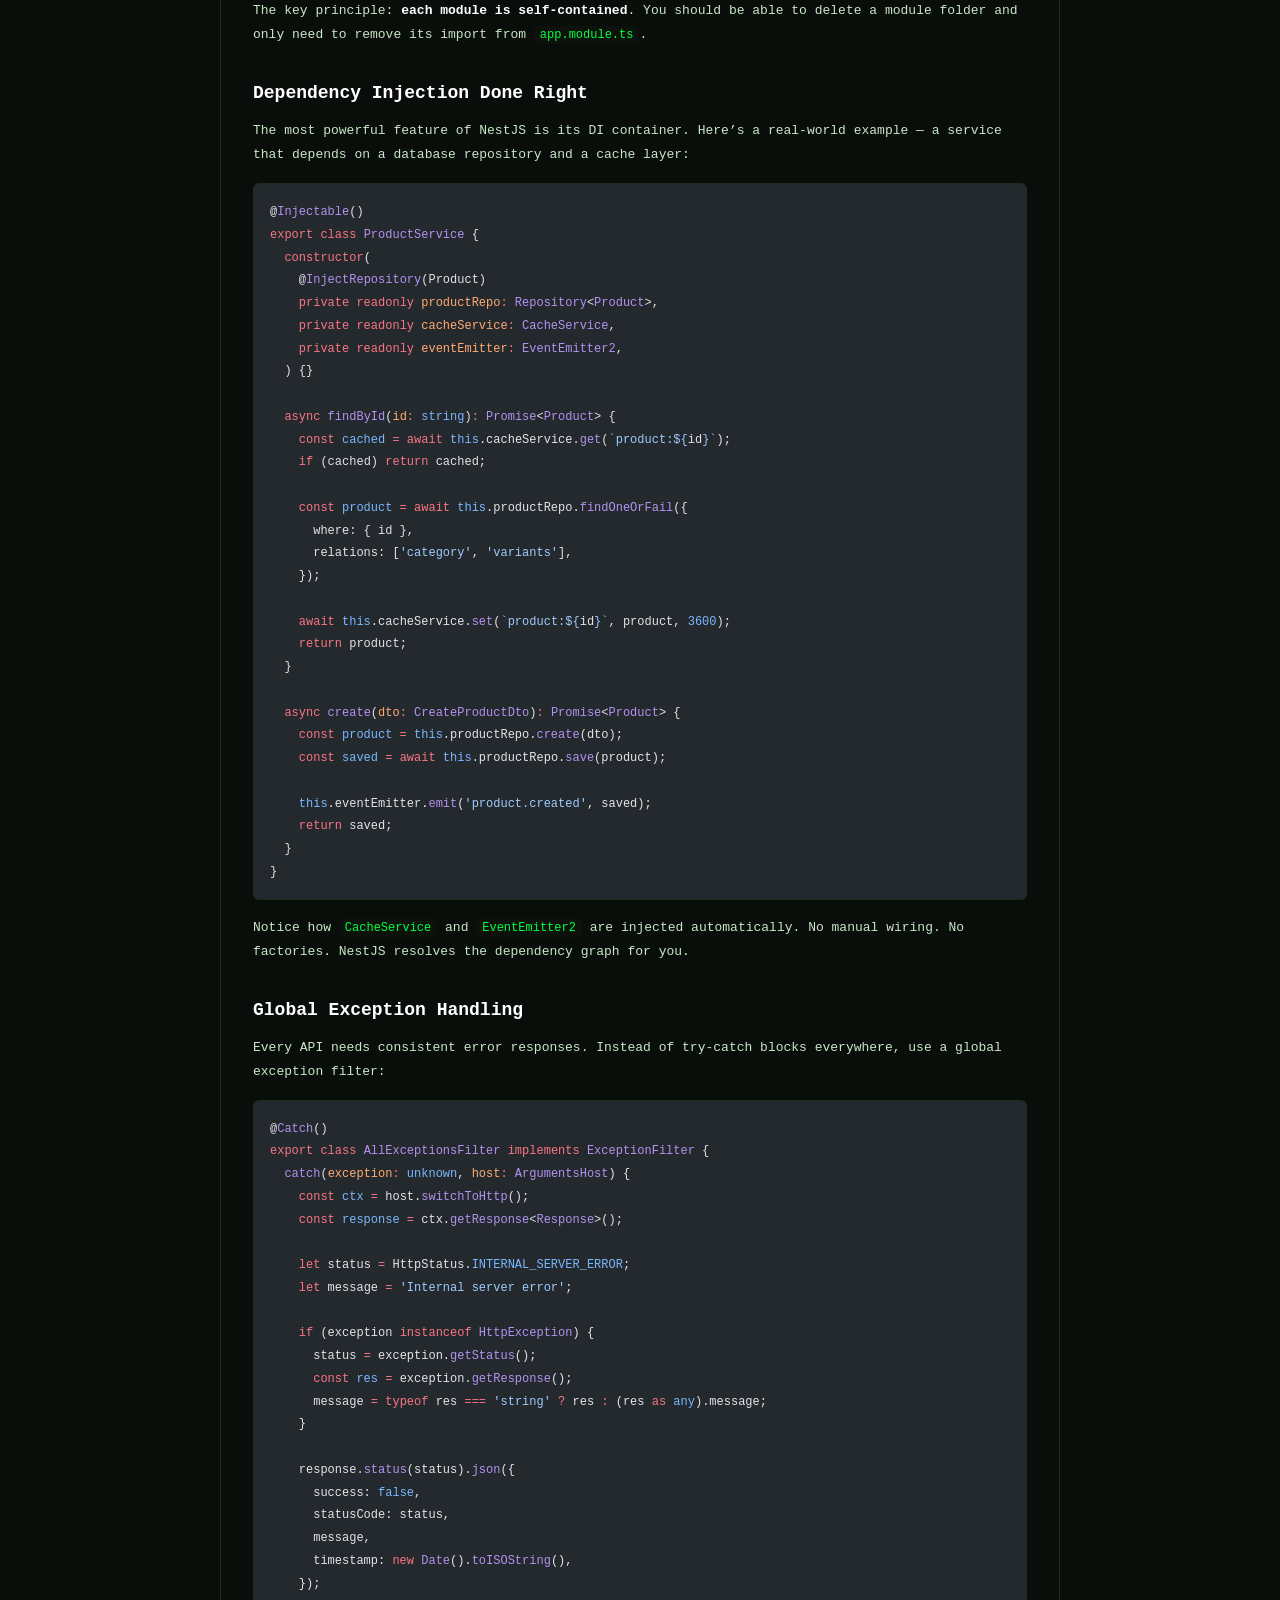
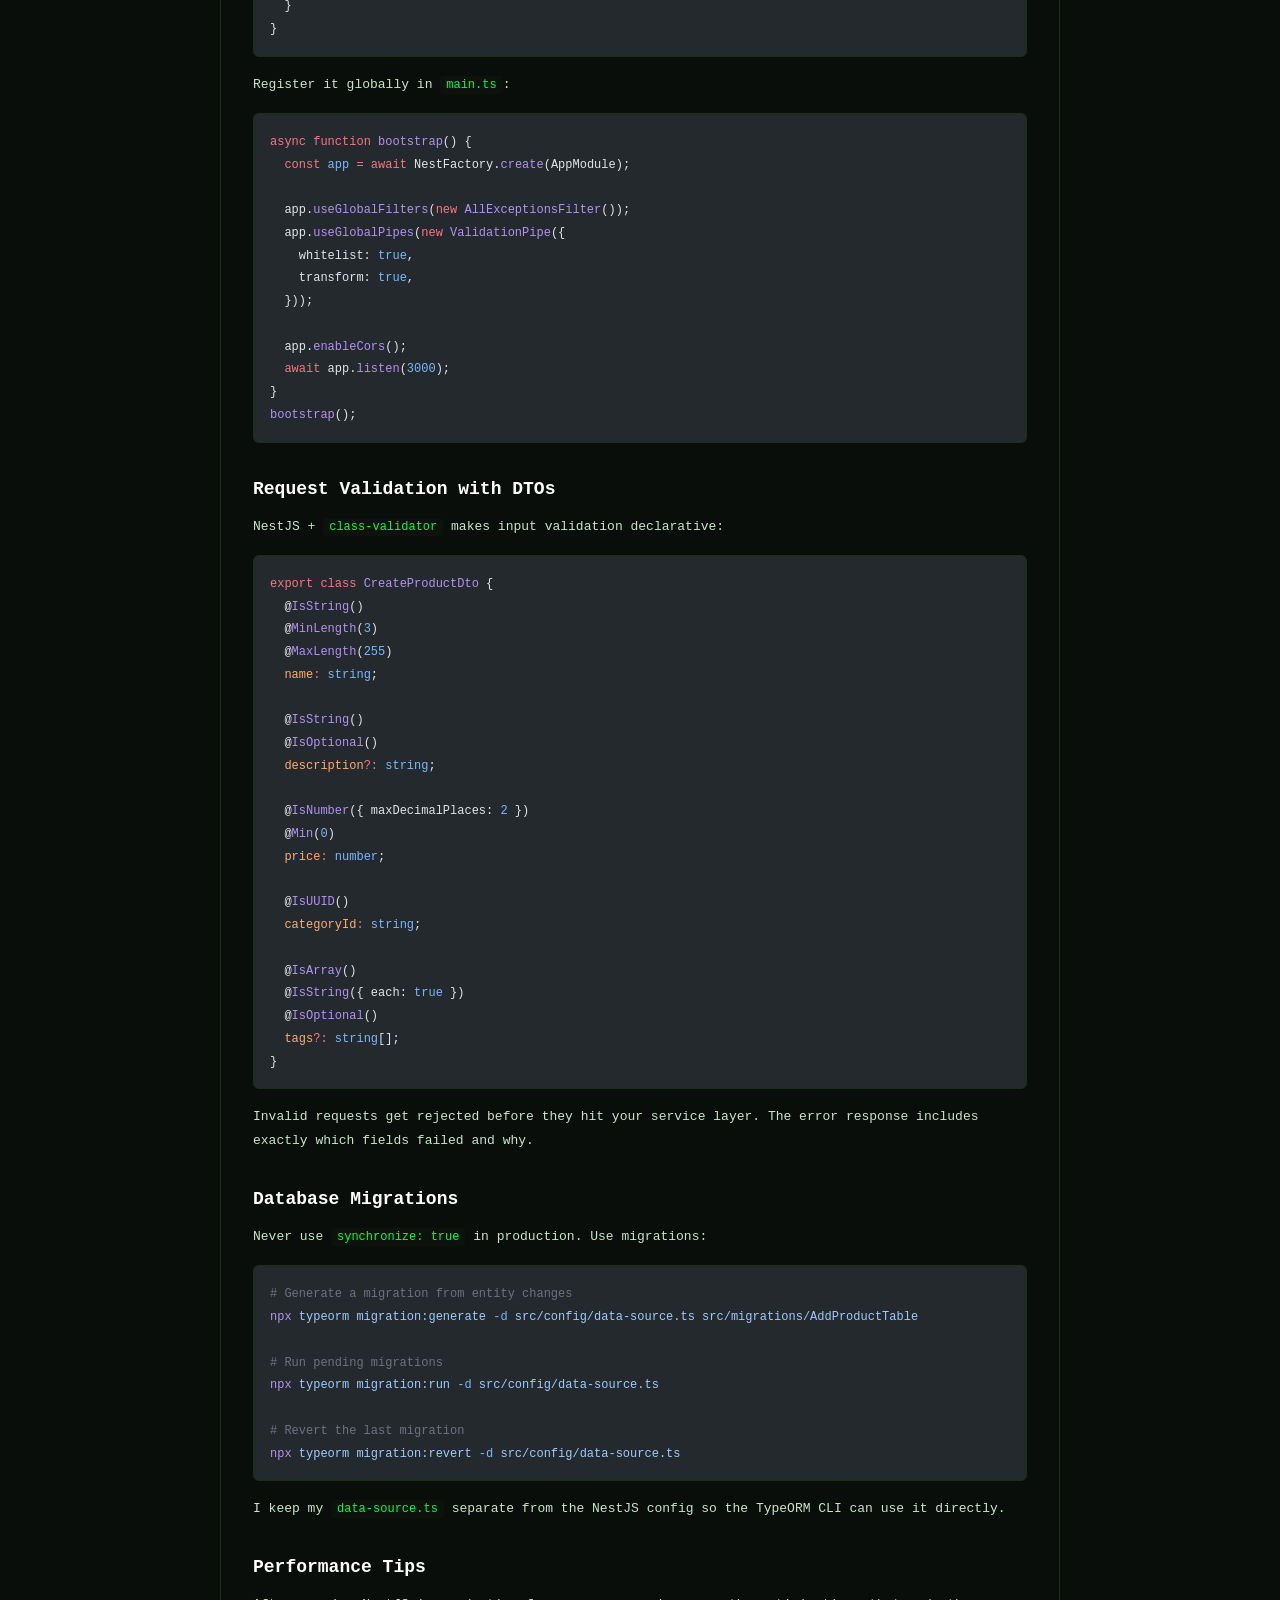
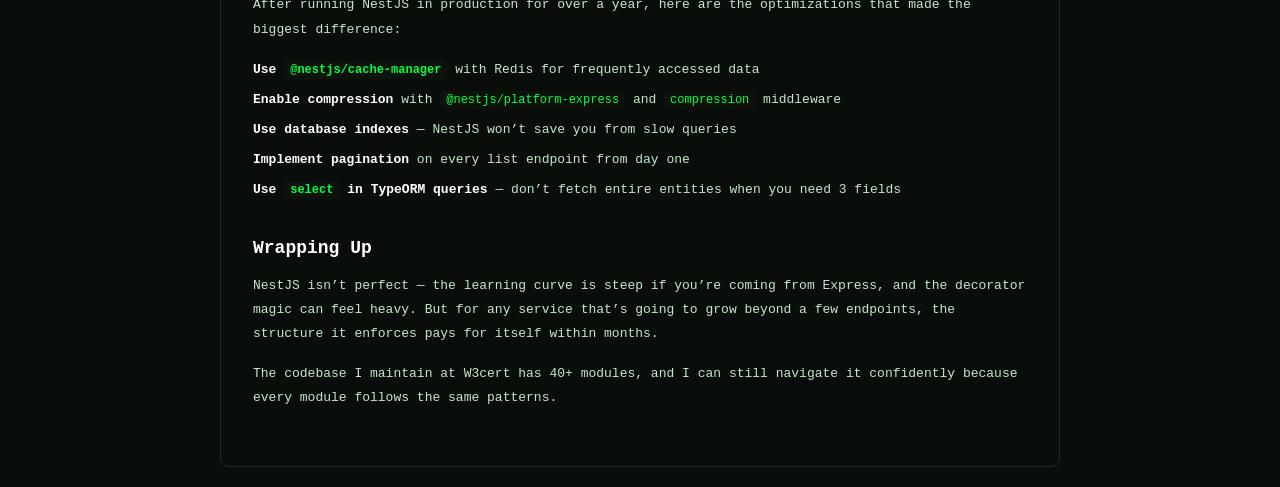
<file: blog/getting-started-with-nestjs/index.html>
<!DOCTYPE html><html lang="en"> <head><meta charset="UTF-8"><meta name="viewport" content="width=device-width, initial-scale=1.0"><link rel="icon" type="image/svg+xml" href="/favicon.svg"><link rel="icon" href="/favicon.ico"><link rel="preconnect" href="https://fonts.googleapis.com"><link rel="preconnect" href="https://fonts.gstatic.com" crossorigin><link href="https://fonts.googleapis.com/css2?family=JetBrains+Mono:wght@300;400;500;600;700&display=swap" rel="stylesheet"><!-- Primary Meta --><meta name="description" content="A deep dive into NestJS architecture patterns, dependency injection, and building production-grade APIs with TypeScript."><meta name="author" content="Ruban S"><meta name="keywords" content="nestjs"><!-- Open Graph --><meta property="og:type" content="article"><meta property="og:url" content="https://ruban.dev/blog/getting-started-with-nestjs/"><meta property="og:title" content="Building Scalable APIs with NestJS: Architecture That Grows | Ruban S"><meta property="og:description" content="A deep dive into NestJS architecture patterns, dependency injection, and building production-grade APIs with TypeScript."><meta property="og:image" content="https://ruban.dev/favicon.svg"><meta property="og:site_name" content="Ruban S Portfolio"><meta property="article:published_time" content="2026-03-15T00:00:00.000Z"><meta property="article:author" content="Ruban S"><meta property="article:tag" content="nestjs"><!-- Twitter --><meta name="twitter:card" content="summary"><meta name="twitter:title" content="Building Scalable APIs with NestJS: Architecture That Grows | Ruban S"><meta name="twitter:description" content="A deep dive into NestJS architecture patterns, dependency injection, and building production-grade APIs with TypeScript."><meta name="twitter:image" content="https://ruban.dev/favicon.svg"><!-- Canonical --><link rel="canonical" href="https://ruban.dev/blog/getting-started-with-nestjs/"><meta http-equiv="X-Frame-Options" content="SAMEORIGIN"><meta http-equiv="X-Content-Type-Options" content="nosniff"><meta name="referrer" content="strict-origin-when-cross-origin"><meta http-equiv="Content-Security-Policy" content="default-src 'self'; font-src https://fonts.googleapis.com https://fonts.gstatic.com; style-src 'self' 'unsafe-inline'; script-src 'self' 'unsafe-inline'; img-src 'self' data:;"><title>Building Scalable APIs with NestJS: Architecture That Grows | Ruban S</title><script>
      const saved = localStorage.getItem('theme');
      if (saved && saved !== 'green') document.documentElement.setAttribute('data-theme', saved);
    </script><link rel="stylesheet" href="/_astro/_astro_content.DfLi3KDt.css"></head> <body class="bg-term-bg text-term-text font-mono text-sm leading-relaxed min-h-screen overflow-x-hidden">  <div class="max-w-[880px] mx-auto px-5 py-5"> <div class="bg-term-bg border border-term-border rounded-lg px-8 py-10 max-sm:px-4 max-sm:py-6"> <a href="/blog" class="text-xs text-term-text-dim hover:text-term-green transition-colors mb-6 inline-block">← back to blog</a> <div class="mb-2 flex items-center gap-3"> <span class="text-xs text-term-text-dim tabular-nums">2026-03-15</span> <span class="text-[10px] text-term-text-dim uppercase tracking-widest px-2 py-0.5 rounded bg-term-green/5 border border-term-border">nestjs</span> </div> <h1 class="text-2xl font-bold text-white mb-8">Building Scalable APIs with NestJS: Architecture That Grows</h1> <article class="blog-content prose prose-invert prose-sm max-w-none
        [&_p]:text-term-text [&_p]:text-[13px] [&_p]:leading-[1.85] [&_p]:mb-4
        [&_h2]:text-white [&_h2]:text-lg [&_h2]:font-bold [&_h2]:mt-8 [&_h2]:mb-3
        [&_h3]:text-white [&_h3]:text-base [&_h3]:font-semibold [&_h3]:mt-6 [&_h3]:mb-2
        [&_ul]:space-y-1.5 [&_li]:text-term-text [&_li]:text-[13px] [&_li]:leading-[1.85]
        [&_ol]:space-y-1.5 [&_ol_li]:text-term-text [&_ol_li]:text-[13px]
        [&_code]:text-term-green [&_code]:text-xs [&_code]:bg-term-card [&_code]:px-1.5 [&_code]:py-0.5 [&_code]:rounded
        [&_pre]:relative [&_pre]:bg-term-card [&_pre]:border [&_pre]:border-term-border [&_pre]:rounded-md [&_pre]:p-4 [&_pre]:overflow-x-auto [&_pre]:mb-4
        [&_pre_code]:bg-transparent [&_pre_code]:p-0 [&_pre_code]:text-term-text
        [&_a]:text-term-green [&_a]:no-underline [&_a]:hover:opacity-80
        [&_strong]:text-white
        [&_blockquote]:border-l-2 [&_blockquote]:border-term-green-dark [&_blockquote]:pl-4 [&_blockquote]:italic [&_blockquote]:text-term-text-dim
        [&_hr]:border-term-border [&_hr]:my-8
        [&_table]:w-full [&_th]:text-left [&_th]:text-term-green-dim [&_th]:text-xs [&_th]:pb-2 [&_th]:border-b [&_th]:border-term-border [&_td]:text-[13px] [&_td]:py-2 [&_td]:border-b [&_td]:border-term-border/50
      "> <p>After building backend services with Express for years, switching to NestJS changed how I think about Node.js architecture. This isn’t a getting-started tutorial — it’s the patterns and decisions I’ve made building production APIs at W3cert.</p>
<h2 id="why-nestjs-over-express">Why NestJS Over Express?</h2>
<p>Express is great for small services, but it gives you zero opinions about structure. Every Express project I’ve worked on older than 6 months had a different folder structure, different patterns for DI, and different ways of handling middleware.</p>
<p>NestJS solves this with <strong>opinionated architecture</strong> inspired by Angular:</p>
<ul>
<li>Modules group related functionality</li>
<li>Dependency injection is built-in, not bolted on</li>
<li>Decorators replace boilerplate</li>
<li>Everything is TypeScript-first</li>
</ul>
<h2 id="project-structure-that-scales">Project Structure That Scales</h2>
<p>Here’s the structure I use for every new NestJS service:</p>
<pre class="astro-code github-dark" style="background-color:#24292e;color:#e1e4e8; overflow-x: auto;" tabindex="0" data-language="plaintext"><code><span class="line"><span>src/</span></span>
<span class="line"><span>├── modules/</span></span>
<span class="line"><span>│   ├── auth/</span></span>
<span class="line"><span>│   │   ├── auth.module.ts</span></span>
<span class="line"><span>│   │   ├── auth.controller.ts</span></span>
<span class="line"><span>│   │   ├── auth.service.ts</span></span>
<span class="line"><span>│   │   ├── guards/</span></span>
<span class="line"><span>│   │   │   └── jwt-auth.guard.ts</span></span>
<span class="line"><span>│   │   ├── strategies/</span></span>
<span class="line"><span>│   │   │   └── jwt.strategy.ts</span></span>
<span class="line"><span>│   │   └── dto/</span></span>
<span class="line"><span>│   │       ├── login.dto.ts</span></span>
<span class="line"><span>│   │       └── register.dto.ts</span></span>
<span class="line"><span>│   ├── users/</span></span>
<span class="line"><span>│   │   ├── users.module.ts</span></span>
<span class="line"><span>│   │   ├── users.controller.ts</span></span>
<span class="line"><span>│   │   ├── users.service.ts</span></span>
<span class="line"><span>│   │   ├── entities/</span></span>
<span class="line"><span>│   │   │   └── user.entity.ts</span></span>
<span class="line"><span>│   │   └── dto/</span></span>
<span class="line"><span>│   │       └── create-user.dto.ts</span></span>
<span class="line"><span>│   └── ...</span></span>
<span class="line"><span>├── common/</span></span>
<span class="line"><span>│   ├── filters/</span></span>
<span class="line"><span>│   │   └── http-exception.filter.ts</span></span>
<span class="line"><span>│   ├── interceptors/</span></span>
<span class="line"><span>│   │   └── transform.interceptor.ts</span></span>
<span class="line"><span>│   ├── pipes/</span></span>
<span class="line"><span>│   │   └── validation.pipe.ts</span></span>
<span class="line"><span>│   └── decorators/</span></span>
<span class="line"><span>│       └── current-user.decorator.ts</span></span>
<span class="line"><span>├── config/</span></span>
<span class="line"><span>│   ├── database.config.ts</span></span>
<span class="line"><span>│   └── app.config.ts</span></span>
<span class="line"><span>├── app.module.ts</span></span>
<span class="line"><span>└── main.ts</span></span></code></pre>
<p>The key principle: <strong>each module is self-contained</strong>. You should be able to delete a module folder and only need to remove its import from <code>app.module.ts</code>.</p>
<h2 id="dependency-injection-done-right">Dependency Injection Done Right</h2>
<p>The most powerful feature of NestJS is its DI container. Here’s a real-world example — a service that depends on a database repository and a cache layer:</p>
<pre class="astro-code github-dark" style="background-color:#24292e;color:#e1e4e8; overflow-x: auto;" tabindex="0" data-language="typescript"><code><span class="line"><span style="color:#E1E4E8">@</span><span style="color:#B392F0">Injectable</span><span style="color:#E1E4E8">()</span></span>
<span class="line"><span style="color:#F97583">export</span><span style="color:#F97583"> class</span><span style="color:#B392F0"> ProductService</span><span style="color:#E1E4E8"> {</span></span>
<span class="line"><span style="color:#F97583">  constructor</span><span style="color:#E1E4E8">(</span></span>
<span class="line"><span style="color:#E1E4E8">    @</span><span style="color:#B392F0">InjectRepository</span><span style="color:#E1E4E8">(Product)</span></span>
<span class="line"><span style="color:#F97583">    private</span><span style="color:#F97583"> readonly</span><span style="color:#FFAB70"> productRepo</span><span style="color:#F97583">:</span><span style="color:#B392F0"> Repository</span><span style="color:#E1E4E8">&#x3C;</span><span style="color:#B392F0">Product</span><span style="color:#E1E4E8">>,</span></span>
<span class="line"><span style="color:#F97583">    private</span><span style="color:#F97583"> readonly</span><span style="color:#FFAB70"> cacheService</span><span style="color:#F97583">:</span><span style="color:#B392F0"> CacheService</span><span style="color:#E1E4E8">,</span></span>
<span class="line"><span style="color:#F97583">    private</span><span style="color:#F97583"> readonly</span><span style="color:#FFAB70"> eventEmitter</span><span style="color:#F97583">:</span><span style="color:#B392F0"> EventEmitter2</span><span style="color:#E1E4E8">,</span></span>
<span class="line"><span style="color:#E1E4E8">  ) {}</span></span>
<span class="line"></span>
<span class="line"><span style="color:#F97583">  async</span><span style="color:#B392F0"> findById</span><span style="color:#E1E4E8">(</span><span style="color:#FFAB70">id</span><span style="color:#F97583">:</span><span style="color:#79B8FF"> string</span><span style="color:#E1E4E8">)</span><span style="color:#F97583">:</span><span style="color:#B392F0"> Promise</span><span style="color:#E1E4E8">&#x3C;</span><span style="color:#B392F0">Product</span><span style="color:#E1E4E8">> {</span></span>
<span class="line"><span style="color:#F97583">    const</span><span style="color:#79B8FF"> cached</span><span style="color:#F97583"> =</span><span style="color:#F97583"> await</span><span style="color:#79B8FF"> this</span><span style="color:#E1E4E8">.cacheService.</span><span style="color:#B392F0">get</span><span style="color:#E1E4E8">(</span><span style="color:#9ECBFF">`product:${</span><span style="color:#E1E4E8">id</span><span style="color:#9ECBFF">}`</span><span style="color:#E1E4E8">);</span></span>
<span class="line"><span style="color:#F97583">    if</span><span style="color:#E1E4E8"> (cached) </span><span style="color:#F97583">return</span><span style="color:#E1E4E8"> cached;</span></span>
<span class="line"></span>
<span class="line"><span style="color:#F97583">    const</span><span style="color:#79B8FF"> product</span><span style="color:#F97583"> =</span><span style="color:#F97583"> await</span><span style="color:#79B8FF"> this</span><span style="color:#E1E4E8">.productRepo.</span><span style="color:#B392F0">findOneOrFail</span><span style="color:#E1E4E8">({</span></span>
<span class="line"><span style="color:#E1E4E8">      where: { id },</span></span>
<span class="line"><span style="color:#E1E4E8">      relations: [</span><span style="color:#9ECBFF">'category'</span><span style="color:#E1E4E8">, </span><span style="color:#9ECBFF">'variants'</span><span style="color:#E1E4E8">],</span></span>
<span class="line"><span style="color:#E1E4E8">    });</span></span>
<span class="line"></span>
<span class="line"><span style="color:#F97583">    await</span><span style="color:#79B8FF"> this</span><span style="color:#E1E4E8">.cacheService.</span><span style="color:#B392F0">set</span><span style="color:#E1E4E8">(</span><span style="color:#9ECBFF">`product:${</span><span style="color:#E1E4E8">id</span><span style="color:#9ECBFF">}`</span><span style="color:#E1E4E8">, product, </span><span style="color:#79B8FF">3600</span><span style="color:#E1E4E8">);</span></span>
<span class="line"><span style="color:#F97583">    return</span><span style="color:#E1E4E8"> product;</span></span>
<span class="line"><span style="color:#E1E4E8">  }</span></span>
<span class="line"></span>
<span class="line"><span style="color:#F97583">  async</span><span style="color:#B392F0"> create</span><span style="color:#E1E4E8">(</span><span style="color:#FFAB70">dto</span><span style="color:#F97583">:</span><span style="color:#B392F0"> CreateProductDto</span><span style="color:#E1E4E8">)</span><span style="color:#F97583">:</span><span style="color:#B392F0"> Promise</span><span style="color:#E1E4E8">&#x3C;</span><span style="color:#B392F0">Product</span><span style="color:#E1E4E8">> {</span></span>
<span class="line"><span style="color:#F97583">    const</span><span style="color:#79B8FF"> product</span><span style="color:#F97583"> =</span><span style="color:#79B8FF"> this</span><span style="color:#E1E4E8">.productRepo.</span><span style="color:#B392F0">create</span><span style="color:#E1E4E8">(dto);</span></span>
<span class="line"><span style="color:#F97583">    const</span><span style="color:#79B8FF"> saved</span><span style="color:#F97583"> =</span><span style="color:#F97583"> await</span><span style="color:#79B8FF"> this</span><span style="color:#E1E4E8">.productRepo.</span><span style="color:#B392F0">save</span><span style="color:#E1E4E8">(product);</span></span>
<span class="line"></span>
<span class="line"><span style="color:#79B8FF">    this</span><span style="color:#E1E4E8">.eventEmitter.</span><span style="color:#B392F0">emit</span><span style="color:#E1E4E8">(</span><span style="color:#9ECBFF">'product.created'</span><span style="color:#E1E4E8">, saved);</span></span>
<span class="line"><span style="color:#F97583">    return</span><span style="color:#E1E4E8"> saved;</span></span>
<span class="line"><span style="color:#E1E4E8">  }</span></span>
<span class="line"><span style="color:#E1E4E8">}</span></span></code></pre>
<p>Notice how <code>CacheService</code> and <code>EventEmitter2</code> are injected automatically. No manual wiring. No factories. NestJS resolves the dependency graph for you.</p>
<h2 id="global-exception-handling">Global Exception Handling</h2>
<p>Every API needs consistent error responses. Instead of try-catch blocks everywhere, use a global exception filter:</p>
<pre class="astro-code github-dark" style="background-color:#24292e;color:#e1e4e8; overflow-x: auto;" tabindex="0" data-language="typescript"><code><span class="line"><span style="color:#E1E4E8">@</span><span style="color:#B392F0">Catch</span><span style="color:#E1E4E8">()</span></span>
<span class="line"><span style="color:#F97583">export</span><span style="color:#F97583"> class</span><span style="color:#B392F0"> AllExceptionsFilter</span><span style="color:#F97583"> implements</span><span style="color:#B392F0"> ExceptionFilter</span><span style="color:#E1E4E8"> {</span></span>
<span class="line"><span style="color:#B392F0">  catch</span><span style="color:#E1E4E8">(</span><span style="color:#FFAB70">exception</span><span style="color:#F97583">:</span><span style="color:#79B8FF"> unknown</span><span style="color:#E1E4E8">, </span><span style="color:#FFAB70">host</span><span style="color:#F97583">:</span><span style="color:#B392F0"> ArgumentsHost</span><span style="color:#E1E4E8">) {</span></span>
<span class="line"><span style="color:#F97583">    const</span><span style="color:#79B8FF"> ctx</span><span style="color:#F97583"> =</span><span style="color:#E1E4E8"> host.</span><span style="color:#B392F0">switchToHttp</span><span style="color:#E1E4E8">();</span></span>
<span class="line"><span style="color:#F97583">    const</span><span style="color:#79B8FF"> response</span><span style="color:#F97583"> =</span><span style="color:#E1E4E8"> ctx.</span><span style="color:#B392F0">getResponse</span><span style="color:#E1E4E8">&#x3C;</span><span style="color:#B392F0">Response</span><span style="color:#E1E4E8">>();</span></span>
<span class="line"></span>
<span class="line"><span style="color:#F97583">    let</span><span style="color:#E1E4E8"> status </span><span style="color:#F97583">=</span><span style="color:#E1E4E8"> HttpStatus.</span><span style="color:#79B8FF">INTERNAL_SERVER_ERROR</span><span style="color:#E1E4E8">;</span></span>
<span class="line"><span style="color:#F97583">    let</span><span style="color:#E1E4E8"> message </span><span style="color:#F97583">=</span><span style="color:#9ECBFF"> 'Internal server error'</span><span style="color:#E1E4E8">;</span></span>
<span class="line"></span>
<span class="line"><span style="color:#F97583">    if</span><span style="color:#E1E4E8"> (exception </span><span style="color:#F97583">instanceof</span><span style="color:#B392F0"> HttpException</span><span style="color:#E1E4E8">) {</span></span>
<span class="line"><span style="color:#E1E4E8">      status </span><span style="color:#F97583">=</span><span style="color:#E1E4E8"> exception.</span><span style="color:#B392F0">getStatus</span><span style="color:#E1E4E8">();</span></span>
<span class="line"><span style="color:#F97583">      const</span><span style="color:#79B8FF"> res</span><span style="color:#F97583"> =</span><span style="color:#E1E4E8"> exception.</span><span style="color:#B392F0">getResponse</span><span style="color:#E1E4E8">();</span></span>
<span class="line"><span style="color:#E1E4E8">      message </span><span style="color:#F97583">=</span><span style="color:#F97583"> typeof</span><span style="color:#E1E4E8"> res </span><span style="color:#F97583">===</span><span style="color:#9ECBFF"> 'string'</span><span style="color:#F97583"> ?</span><span style="color:#E1E4E8"> res </span><span style="color:#F97583">:</span><span style="color:#E1E4E8"> (res </span><span style="color:#F97583">as</span><span style="color:#79B8FF"> any</span><span style="color:#E1E4E8">).message;</span></span>
<span class="line"><span style="color:#E1E4E8">    }</span></span>
<span class="line"></span>
<span class="line"><span style="color:#E1E4E8">    response.</span><span style="color:#B392F0">status</span><span style="color:#E1E4E8">(status).</span><span style="color:#B392F0">json</span><span style="color:#E1E4E8">({</span></span>
<span class="line"><span style="color:#E1E4E8">      success: </span><span style="color:#79B8FF">false</span><span style="color:#E1E4E8">,</span></span>
<span class="line"><span style="color:#E1E4E8">      statusCode: status,</span></span>
<span class="line"><span style="color:#E1E4E8">      message,</span></span>
<span class="line"><span style="color:#E1E4E8">      timestamp: </span><span style="color:#F97583">new</span><span style="color:#B392F0"> Date</span><span style="color:#E1E4E8">().</span><span style="color:#B392F0">toISOString</span><span style="color:#E1E4E8">(),</span></span>
<span class="line"><span style="color:#E1E4E8">    });</span></span>
<span class="line"><span style="color:#E1E4E8">  }</span></span>
<span class="line"><span style="color:#E1E4E8">}</span></span></code></pre>
<p>Register it globally in <code>main.ts</code>:</p>
<pre class="astro-code github-dark" style="background-color:#24292e;color:#e1e4e8; overflow-x: auto;" tabindex="0" data-language="typescript"><code><span class="line"><span style="color:#F97583">async</span><span style="color:#F97583"> function</span><span style="color:#B392F0"> bootstrap</span><span style="color:#E1E4E8">() {</span></span>
<span class="line"><span style="color:#F97583">  const</span><span style="color:#79B8FF"> app</span><span style="color:#F97583"> =</span><span style="color:#F97583"> await</span><span style="color:#E1E4E8"> NestFactory.</span><span style="color:#B392F0">create</span><span style="color:#E1E4E8">(AppModule);</span></span>
<span class="line"></span>
<span class="line"><span style="color:#E1E4E8">  app.</span><span style="color:#B392F0">useGlobalFilters</span><span style="color:#E1E4E8">(</span><span style="color:#F97583">new</span><span style="color:#B392F0"> AllExceptionsFilter</span><span style="color:#E1E4E8">());</span></span>
<span class="line"><span style="color:#E1E4E8">  app.</span><span style="color:#B392F0">useGlobalPipes</span><span style="color:#E1E4E8">(</span><span style="color:#F97583">new</span><span style="color:#B392F0"> ValidationPipe</span><span style="color:#E1E4E8">({</span></span>
<span class="line"><span style="color:#E1E4E8">    whitelist: </span><span style="color:#79B8FF">true</span><span style="color:#E1E4E8">,</span></span>
<span class="line"><span style="color:#E1E4E8">    transform: </span><span style="color:#79B8FF">true</span><span style="color:#E1E4E8">,</span></span>
<span class="line"><span style="color:#E1E4E8">  }));</span></span>
<span class="line"></span>
<span class="line"><span style="color:#E1E4E8">  app.</span><span style="color:#B392F0">enableCors</span><span style="color:#E1E4E8">();</span></span>
<span class="line"><span style="color:#F97583">  await</span><span style="color:#E1E4E8"> app.</span><span style="color:#B392F0">listen</span><span style="color:#E1E4E8">(</span><span style="color:#79B8FF">3000</span><span style="color:#E1E4E8">);</span></span>
<span class="line"><span style="color:#E1E4E8">}</span></span>
<span class="line"><span style="color:#B392F0">bootstrap</span><span style="color:#E1E4E8">();</span></span></code></pre>
<h2 id="request-validation-with-dtos">Request Validation with DTOs</h2>
<p>NestJS + <code>class-validator</code> makes input validation declarative:</p>
<pre class="astro-code github-dark" style="background-color:#24292e;color:#e1e4e8; overflow-x: auto;" tabindex="0" data-language="typescript"><code><span class="line"><span style="color:#F97583">export</span><span style="color:#F97583"> class</span><span style="color:#B392F0"> CreateProductDto</span><span style="color:#E1E4E8"> {</span></span>
<span class="line"><span style="color:#E1E4E8">  @</span><span style="color:#B392F0">IsString</span><span style="color:#E1E4E8">()</span></span>
<span class="line"><span style="color:#E1E4E8">  @</span><span style="color:#B392F0">MinLength</span><span style="color:#E1E4E8">(</span><span style="color:#79B8FF">3</span><span style="color:#E1E4E8">)</span></span>
<span class="line"><span style="color:#E1E4E8">  @</span><span style="color:#B392F0">MaxLength</span><span style="color:#E1E4E8">(</span><span style="color:#79B8FF">255</span><span style="color:#E1E4E8">)</span></span>
<span class="line"><span style="color:#FFAB70">  name</span><span style="color:#F97583">:</span><span style="color:#79B8FF"> string</span><span style="color:#E1E4E8">;</span></span>
<span class="line"></span>
<span class="line"><span style="color:#E1E4E8">  @</span><span style="color:#B392F0">IsString</span><span style="color:#E1E4E8">()</span></span>
<span class="line"><span style="color:#E1E4E8">  @</span><span style="color:#B392F0">IsOptional</span><span style="color:#E1E4E8">()</span></span>
<span class="line"><span style="color:#FFAB70">  description</span><span style="color:#F97583">?:</span><span style="color:#79B8FF"> string</span><span style="color:#E1E4E8">;</span></span>
<span class="line"></span>
<span class="line"><span style="color:#E1E4E8">  @</span><span style="color:#B392F0">IsNumber</span><span style="color:#E1E4E8">({ maxDecimalPlaces: </span><span style="color:#79B8FF">2</span><span style="color:#E1E4E8"> })</span></span>
<span class="line"><span style="color:#E1E4E8">  @</span><span style="color:#B392F0">Min</span><span style="color:#E1E4E8">(</span><span style="color:#79B8FF">0</span><span style="color:#E1E4E8">)</span></span>
<span class="line"><span style="color:#FFAB70">  price</span><span style="color:#F97583">:</span><span style="color:#79B8FF"> number</span><span style="color:#E1E4E8">;</span></span>
<span class="line"></span>
<span class="line"><span style="color:#E1E4E8">  @</span><span style="color:#B392F0">IsUUID</span><span style="color:#E1E4E8">()</span></span>
<span class="line"><span style="color:#FFAB70">  categoryId</span><span style="color:#F97583">:</span><span style="color:#79B8FF"> string</span><span style="color:#E1E4E8">;</span></span>
<span class="line"></span>
<span class="line"><span style="color:#E1E4E8">  @</span><span style="color:#B392F0">IsArray</span><span style="color:#E1E4E8">()</span></span>
<span class="line"><span style="color:#E1E4E8">  @</span><span style="color:#B392F0">IsString</span><span style="color:#E1E4E8">({ each: </span><span style="color:#79B8FF">true</span><span style="color:#E1E4E8"> })</span></span>
<span class="line"><span style="color:#E1E4E8">  @</span><span style="color:#B392F0">IsOptional</span><span style="color:#E1E4E8">()</span></span>
<span class="line"><span style="color:#FFAB70">  tags</span><span style="color:#F97583">?:</span><span style="color:#79B8FF"> string</span><span style="color:#E1E4E8">[];</span></span>
<span class="line"><span style="color:#E1E4E8">}</span></span></code></pre>
<p>Invalid requests get rejected before they hit your service layer. The error response includes exactly which fields failed and why.</p>
<h2 id="database-migrations">Database Migrations</h2>
<p>Never use <code>synchronize: true</code> in production. Use migrations:</p>
<pre class="astro-code github-dark" style="background-color:#24292e;color:#e1e4e8; overflow-x: auto;" tabindex="0" data-language="bash"><code><span class="line"><span style="color:#6A737D"># Generate a migration from entity changes</span></span>
<span class="line"><span style="color:#B392F0">npx</span><span style="color:#9ECBFF"> typeorm</span><span style="color:#9ECBFF"> migration:generate</span><span style="color:#79B8FF"> -d</span><span style="color:#9ECBFF"> src/config/data-source.ts</span><span style="color:#9ECBFF"> src/migrations/AddProductTable</span></span>
<span class="line"></span>
<span class="line"><span style="color:#6A737D"># Run pending migrations</span></span>
<span class="line"><span style="color:#B392F0">npx</span><span style="color:#9ECBFF"> typeorm</span><span style="color:#9ECBFF"> migration:run</span><span style="color:#79B8FF"> -d</span><span style="color:#9ECBFF"> src/config/data-source.ts</span></span>
<span class="line"></span>
<span class="line"><span style="color:#6A737D"># Revert the last migration</span></span>
<span class="line"><span style="color:#B392F0">npx</span><span style="color:#9ECBFF"> typeorm</span><span style="color:#9ECBFF"> migration:revert</span><span style="color:#79B8FF"> -d</span><span style="color:#9ECBFF"> src/config/data-source.ts</span></span></code></pre>
<p>I keep my <code>data-source.ts</code> separate from the NestJS config so the TypeORM CLI can use it directly.</p>
<h2 id="performance-tips">Performance Tips</h2>
<p>After running NestJS in production for over a year, here are the optimizations that made the biggest difference:</p>
<ol>
<li><strong>Use <code>@nestjs/cache-manager</code></strong> with Redis for frequently accessed data</li>
<li><strong>Enable compression</strong> with <code>@nestjs/platform-express</code> and <code>compression</code> middleware</li>
<li><strong>Use database indexes</strong> — NestJS won’t save you from slow queries</li>
<li><strong>Implement pagination</strong> on every list endpoint from day one</li>
<li><strong>Use <code>select</code> in TypeORM queries</strong> — don’t fetch entire entities when you need 3 fields</li>
</ol>
<h2 id="wrapping-up">Wrapping Up</h2>
<p>NestJS isn’t perfect — the learning curve is steep if you’re coming from Express, and the decorator magic can feel heavy. But for any service that’s going to grow beyond a few endpoints, the structure it enforces pays for itself within months.</p>
<p>The codebase I maintain at W3cert has 40+ modules, and I can still navigate it confidently because every module follows the same patterns.</p> </article> </div> </div>  <script type="module">const s=new IntersectionObserver(e=>{e.forEach(r=>{r.isIntersecting&&r.target.classList.add("visible")})},{threshold:.1});document.querySelectorAll(".reveal").forEach(e=>s.observe(e));</script> <script type="module">const c=["ArrowUp","ArrowUp","ArrowDown","ArrowDown","ArrowLeft","ArrowRight","ArrowLeft","ArrowRight","b","a"];let o=[];document.addEventListener("keydown",t=>{window.__snakeActive||(o.push(t.key),o.length>c.length&&o.shift(),o.length===c.length&&o.every((e,i)=>e===c[i])&&(o=[],y()))});function y(){const t=document.createElement("canvas");t.style.cssText="position:fixed;inset:0;z-index:9999;pointer-events:none;",document.body.appendChild(t);const e=t.getContext("2d");t.width=window.innerWidth,t.height=window.innerHeight;const i="ABCDEFGHIJKLMNOPQRSTUVWXYZabcdefghijklmnopqrstuvwxyz0123456789@#$%^&*(){}[]|;:<>?/~",r=14,g=Math.floor(t.width/r),l=new Array(g).fill(0).map(()=>Math.random()*-50);let s=0,f=!1,h=!1;const m=performance.now();function d(){s=(performance.now()-m)/1e3,e.fillStyle="rgba(10, 14, 10, 0.05)",e.fillRect(0,0,t.width,t.height),e.fillStyle="#00ff41",e.font=`${r}px monospace`;for(let n=0;n<l.length;n++){const a=i[Math.floor(Math.random()*i.length)],p=n*r,w=l[n]*r;Math.random()>.95?e.fillStyle="#ffffff":e.fillStyle=`rgba(0, 255, 65, ${.4+Math.random()*.6})`,e.fillText(a,p,w),w>t.height&&Math.random()>.975&&(l[n]=0),l[n]+=.5}if(s>5&&!f&&(f=!0),f){e.save(),e.fillStyle="rgba(10, 14, 10, 0.7)";const n=500,a=60;e.fillRect((t.width-n)/2,(t.height-a)/2,n,a),e.font="bold 24px monospace",e.fillStyle="#00ff41",e.textAlign="center",e.textBaseline="middle",e.shadowColor="#00ff41",e.shadowBlur=20,e.fillText("YOU FOUND THE SECRET",t.width/2,t.height/2),e.restore()}s>10&&!h&&(h=!0,t.style.transition="opacity 3s ease",t.style.opacity="0",setTimeout(()=>t.remove(),3e3)),h||requestAnimationFrame(d)}requestAnimationFrame(d)}</script> </body> </html> <script type="module">document.querySelectorAll(".blog-content pre").forEach(t=>{const r=document.createElement("div");r.className="relative group",t.parentNode?.insertBefore(r,t),r.appendChild(t);const e=document.createElement("button");e.className="absolute top-2 right-2 text-[10px] text-term-text-dim px-2 py-1 rounded border border-term-border bg-term-bg hover:text-term-green hover:border-term-green-dark transition-all opacity-0 group-hover:opacity-100",e.textContent="Copy",r.appendChild(e),e.addEventListener("click",async()=>{const o=t.querySelector("code");await navigator.clipboard.writeText(o?.textContent||""),e.textContent="Copied!",e.classList.add("text-term-green","border-term-green-dark"),setTimeout(()=>{e.textContent="Copy",e.classList.remove("text-term-green","border-term-green-dark")},1500)})});</script>
</file>
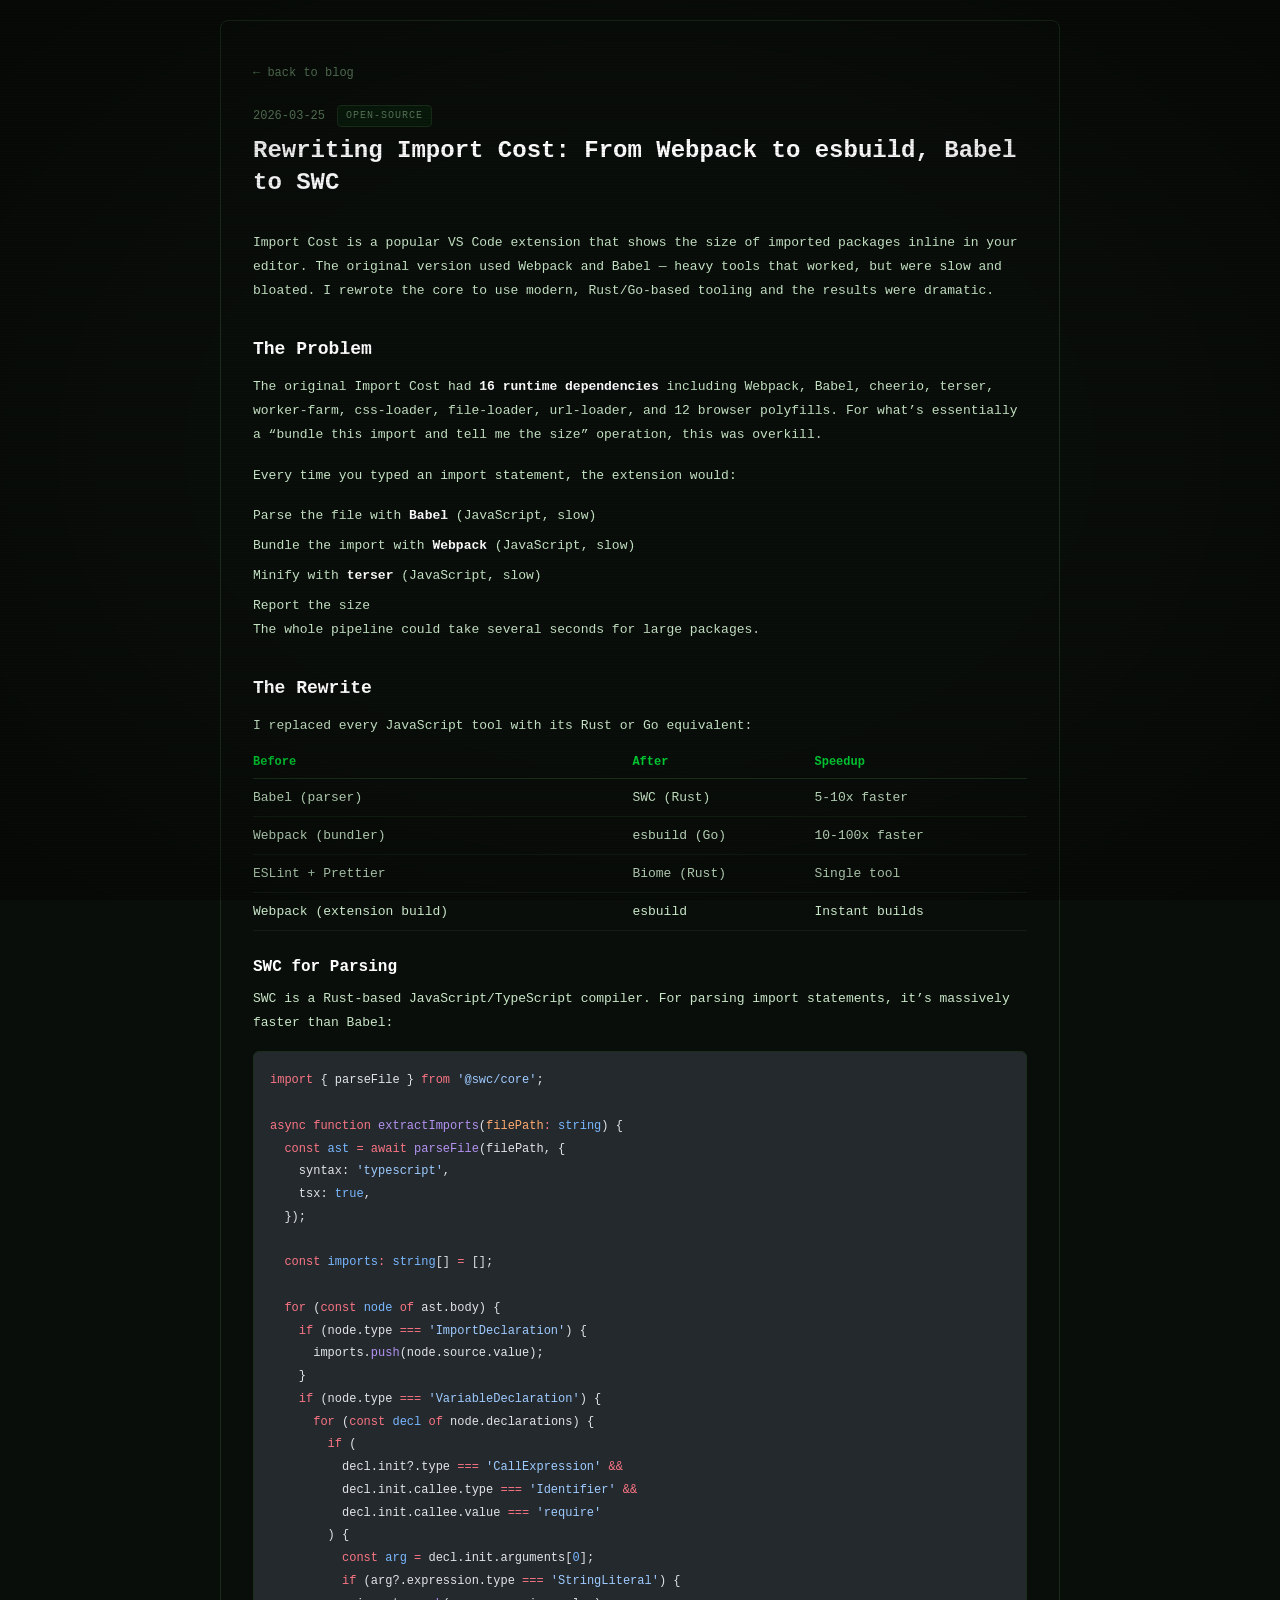
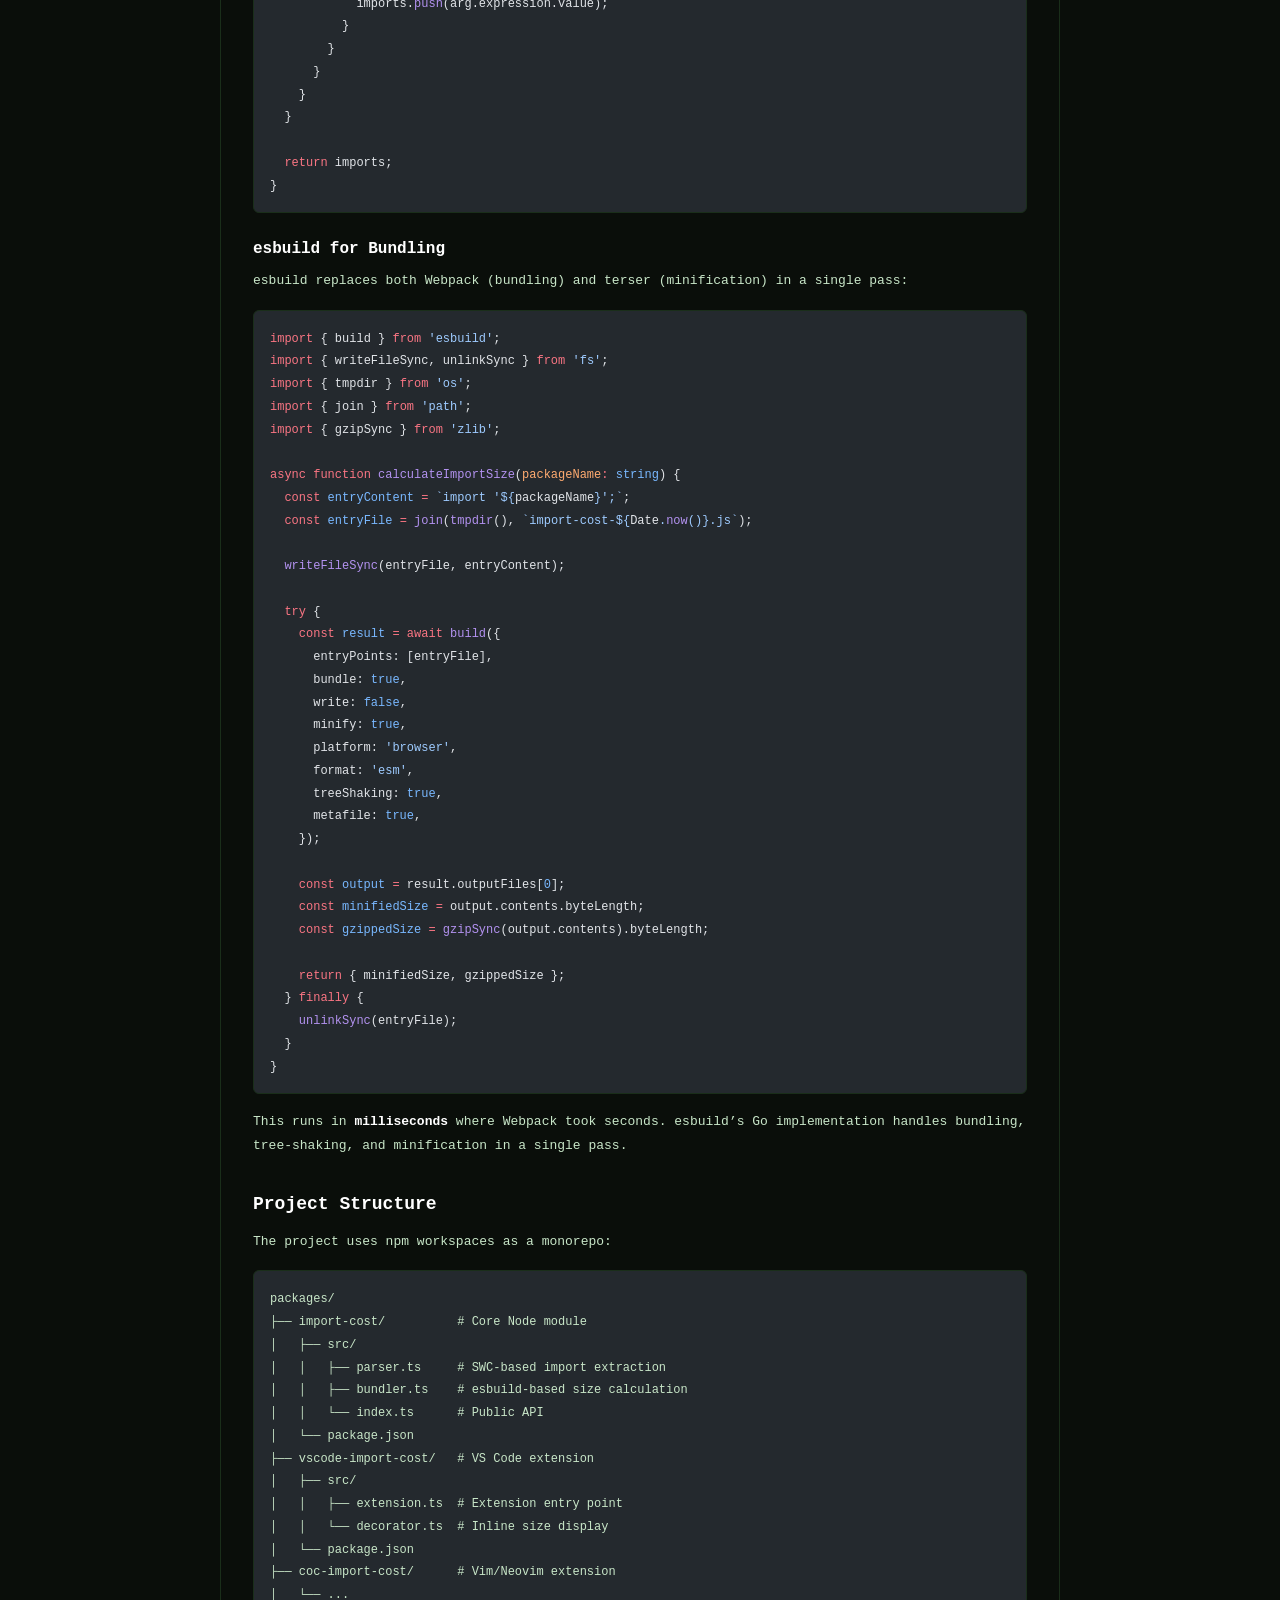
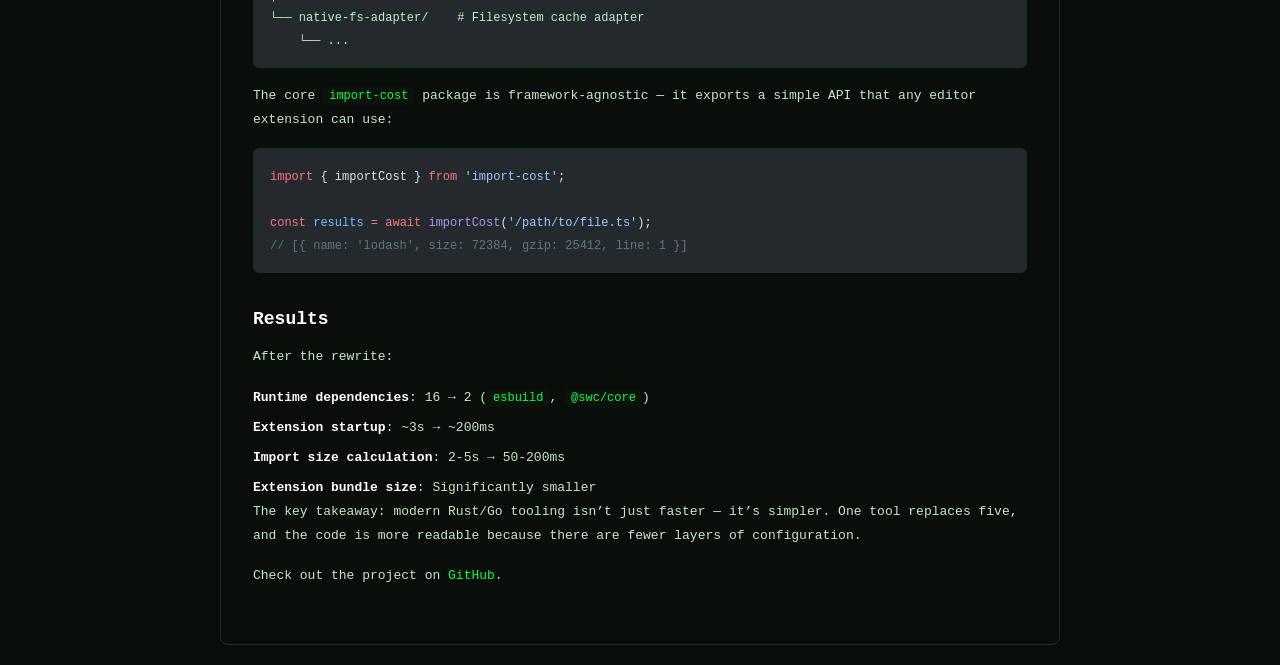
<file: blog/import-cost-rewrite/index.html>
<!DOCTYPE html><html lang="en"> <head><meta charset="UTF-8"><meta name="viewport" content="width=device-width, initial-scale=1.0"><link rel="icon" type="image/svg+xml" href="/favicon.svg"><link rel="icon" href="/favicon.ico"><link rel="preconnect" href="https://fonts.googleapis.com"><link rel="preconnect" href="https://fonts.gstatic.com" crossorigin><link href="https://fonts.googleapis.com/css2?family=JetBrains+Mono:wght@300;400;500;600;700&display=swap" rel="stylesheet"><!-- Primary Meta --><meta name="description" content="How I modernized the Import Cost VS Code extension by replacing Webpack with esbuild, Babel with SWC, and cutting runtime dependencies from 16 to 2."><meta name="author" content="Ruban S"><meta name="keywords" content="open-source"><!-- Open Graph --><meta property="og:type" content="article"><meta property="og:url" content="https://ruban.dev/blog/import-cost-rewrite/"><meta property="og:title" content="Rewriting Import Cost: From Webpack to esbuild, Babel to SWC | Ruban S"><meta property="og:description" content="How I modernized the Import Cost VS Code extension by replacing Webpack with esbuild, Babel with SWC, and cutting runtime dependencies from 16 to 2."><meta property="og:image" content="https://ruban.dev/favicon.svg"><meta property="og:site_name" content="Ruban S Portfolio"><meta property="article:published_time" content="2026-03-25T00:00:00.000Z"><meta property="article:author" content="Ruban S"><meta property="article:tag" content="open-source"><!-- Twitter --><meta name="twitter:card" content="summary"><meta name="twitter:title" content="Rewriting Import Cost: From Webpack to esbuild, Babel to SWC | Ruban S"><meta name="twitter:description" content="How I modernized the Import Cost VS Code extension by replacing Webpack with esbuild, Babel with SWC, and cutting runtime dependencies from 16 to 2."><meta name="twitter:image" content="https://ruban.dev/favicon.svg"><!-- Canonical --><link rel="canonical" href="https://ruban.dev/blog/import-cost-rewrite/"><meta http-equiv="X-Frame-Options" content="SAMEORIGIN"><meta http-equiv="X-Content-Type-Options" content="nosniff"><meta name="referrer" content="strict-origin-when-cross-origin"><meta http-equiv="Content-Security-Policy" content="default-src 'self'; font-src https://fonts.googleapis.com https://fonts.gstatic.com; style-src 'self' 'unsafe-inline'; script-src 'self' 'unsafe-inline'; img-src 'self' data:;"><title>Rewriting Import Cost: From Webpack to esbuild, Babel to SWC | Ruban S</title><script>
      const saved = localStorage.getItem('theme');
      if (saved && saved !== 'green') document.documentElement.setAttribute('data-theme', saved);
    </script><link rel="stylesheet" href="/_astro/_astro_content.DfLi3KDt.css"></head> <body class="bg-term-bg text-term-text font-mono text-sm leading-relaxed min-h-screen overflow-x-hidden">  <div class="max-w-[880px] mx-auto px-5 py-5"> <div class="bg-term-bg border border-term-border rounded-lg px-8 py-10 max-sm:px-4 max-sm:py-6"> <a href="/blog" class="text-xs text-term-text-dim hover:text-term-green transition-colors mb-6 inline-block">← back to blog</a> <div class="mb-2 flex items-center gap-3"> <span class="text-xs text-term-text-dim tabular-nums">2026-03-25</span> <span class="text-[10px] text-term-text-dim uppercase tracking-widest px-2 py-0.5 rounded bg-term-green/5 border border-term-border">open-source</span> </div> <h1 class="text-2xl font-bold text-white mb-8">Rewriting Import Cost: From Webpack to esbuild, Babel to SWC</h1> <article class="blog-content prose prose-invert prose-sm max-w-none
        [&_p]:text-term-text [&_p]:text-[13px] [&_p]:leading-[1.85] [&_p]:mb-4
        [&_h2]:text-white [&_h2]:text-lg [&_h2]:font-bold [&_h2]:mt-8 [&_h2]:mb-3
        [&_h3]:text-white [&_h3]:text-base [&_h3]:font-semibold [&_h3]:mt-6 [&_h3]:mb-2
        [&_ul]:space-y-1.5 [&_li]:text-term-text [&_li]:text-[13px] [&_li]:leading-[1.85]
        [&_ol]:space-y-1.5 [&_ol_li]:text-term-text [&_ol_li]:text-[13px]
        [&_code]:text-term-green [&_code]:text-xs [&_code]:bg-term-card [&_code]:px-1.5 [&_code]:py-0.5 [&_code]:rounded
        [&_pre]:relative [&_pre]:bg-term-card [&_pre]:border [&_pre]:border-term-border [&_pre]:rounded-md [&_pre]:p-4 [&_pre]:overflow-x-auto [&_pre]:mb-4
        [&_pre_code]:bg-transparent [&_pre_code]:p-0 [&_pre_code]:text-term-text
        [&_a]:text-term-green [&_a]:no-underline [&_a]:hover:opacity-80
        [&_strong]:text-white
        [&_blockquote]:border-l-2 [&_blockquote]:border-term-green-dark [&_blockquote]:pl-4 [&_blockquote]:italic [&_blockquote]:text-term-text-dim
        [&_hr]:border-term-border [&_hr]:my-8
        [&_table]:w-full [&_th]:text-left [&_th]:text-term-green-dim [&_th]:text-xs [&_th]:pb-2 [&_th]:border-b [&_th]:border-term-border [&_td]:text-[13px] [&_td]:py-2 [&_td]:border-b [&_td]:border-term-border/50
      "> <p>Import Cost is a popular VS Code extension that shows the size of imported packages inline in your editor. The original version used Webpack and Babel — heavy tools that worked, but were slow and bloated. I rewrote the core to use modern, Rust/Go-based tooling and the results were dramatic.</p>
<h2 id="the-problem">The Problem</h2>
<p>The original Import Cost had <strong>16 runtime dependencies</strong> including Webpack, Babel, cheerio, terser, worker-farm, css-loader, file-loader, url-loader, and 12 browser polyfills. For what’s essentially a “bundle this import and tell me the size” operation, this was overkill.</p>
<p>Every time you typed an import statement, the extension would:</p>
<ol>
<li>Parse the file with <strong>Babel</strong> (JavaScript, slow)</li>
<li>Bundle the import with <strong>Webpack</strong> (JavaScript, slow)</li>
<li>Minify with <strong>terser</strong> (JavaScript, slow)</li>
<li>Report the size</li>
</ol>
<p>The whole pipeline could take several seconds for large packages.</p>
<h2 id="the-rewrite">The Rewrite</h2>
<p>I replaced every JavaScript tool with its Rust or Go equivalent:</p>






























<table><thead><tr><th>Before</th><th>After</th><th>Speedup</th></tr></thead><tbody><tr><td>Babel (parser)</td><td>SWC (Rust)</td><td>5-10x faster</td></tr><tr><td>Webpack (bundler)</td><td>esbuild (Go)</td><td>10-100x faster</td></tr><tr><td>ESLint + Prettier</td><td>Biome (Rust)</td><td>Single tool</td></tr><tr><td>Webpack (extension build)</td><td>esbuild</td><td>Instant builds</td></tr></tbody></table>
<h3 id="swc-for-parsing">SWC for Parsing</h3>
<p>SWC is a Rust-based JavaScript/TypeScript compiler. For parsing import statements, it’s massively faster than Babel:</p>
<pre class="astro-code github-dark" style="background-color:#24292e;color:#e1e4e8; overflow-x: auto;" tabindex="0" data-language="typescript"><code><span class="line"><span style="color:#F97583">import</span><span style="color:#E1E4E8"> { parseFile } </span><span style="color:#F97583">from</span><span style="color:#9ECBFF"> '@swc/core'</span><span style="color:#E1E4E8">;</span></span>
<span class="line"></span>
<span class="line"><span style="color:#F97583">async</span><span style="color:#F97583"> function</span><span style="color:#B392F0"> extractImports</span><span style="color:#E1E4E8">(</span><span style="color:#FFAB70">filePath</span><span style="color:#F97583">:</span><span style="color:#79B8FF"> string</span><span style="color:#E1E4E8">) {</span></span>
<span class="line"><span style="color:#F97583">  const</span><span style="color:#79B8FF"> ast</span><span style="color:#F97583"> =</span><span style="color:#F97583"> await</span><span style="color:#B392F0"> parseFile</span><span style="color:#E1E4E8">(filePath, {</span></span>
<span class="line"><span style="color:#E1E4E8">    syntax: </span><span style="color:#9ECBFF">'typescript'</span><span style="color:#E1E4E8">,</span></span>
<span class="line"><span style="color:#E1E4E8">    tsx: </span><span style="color:#79B8FF">true</span><span style="color:#E1E4E8">,</span></span>
<span class="line"><span style="color:#E1E4E8">  });</span></span>
<span class="line"></span>
<span class="line"><span style="color:#F97583">  const</span><span style="color:#79B8FF"> imports</span><span style="color:#F97583">:</span><span style="color:#79B8FF"> string</span><span style="color:#E1E4E8">[] </span><span style="color:#F97583">=</span><span style="color:#E1E4E8"> [];</span></span>
<span class="line"></span>
<span class="line"><span style="color:#F97583">  for</span><span style="color:#E1E4E8"> (</span><span style="color:#F97583">const</span><span style="color:#79B8FF"> node</span><span style="color:#F97583"> of</span><span style="color:#E1E4E8"> ast.body) {</span></span>
<span class="line"><span style="color:#F97583">    if</span><span style="color:#E1E4E8"> (node.type </span><span style="color:#F97583">===</span><span style="color:#9ECBFF"> 'ImportDeclaration'</span><span style="color:#E1E4E8">) {</span></span>
<span class="line"><span style="color:#E1E4E8">      imports.</span><span style="color:#B392F0">push</span><span style="color:#E1E4E8">(node.source.value);</span></span>
<span class="line"><span style="color:#E1E4E8">    }</span></span>
<span class="line"><span style="color:#F97583">    if</span><span style="color:#E1E4E8"> (node.type </span><span style="color:#F97583">===</span><span style="color:#9ECBFF"> 'VariableDeclaration'</span><span style="color:#E1E4E8">) {</span></span>
<span class="line"><span style="color:#F97583">      for</span><span style="color:#E1E4E8"> (</span><span style="color:#F97583">const</span><span style="color:#79B8FF"> decl</span><span style="color:#F97583"> of</span><span style="color:#E1E4E8"> node.declarations) {</span></span>
<span class="line"><span style="color:#F97583">        if</span><span style="color:#E1E4E8"> (</span></span>
<span class="line"><span style="color:#E1E4E8">          decl.init?.type </span><span style="color:#F97583">===</span><span style="color:#9ECBFF"> 'CallExpression'</span><span style="color:#F97583"> &#x26;&#x26;</span></span>
<span class="line"><span style="color:#E1E4E8">          decl.init.callee.type </span><span style="color:#F97583">===</span><span style="color:#9ECBFF"> 'Identifier'</span><span style="color:#F97583"> &#x26;&#x26;</span></span>
<span class="line"><span style="color:#E1E4E8">          decl.init.callee.value </span><span style="color:#F97583">===</span><span style="color:#9ECBFF"> 'require'</span></span>
<span class="line"><span style="color:#E1E4E8">        ) {</span></span>
<span class="line"><span style="color:#F97583">          const</span><span style="color:#79B8FF"> arg</span><span style="color:#F97583"> =</span><span style="color:#E1E4E8"> decl.init.arguments[</span><span style="color:#79B8FF">0</span><span style="color:#E1E4E8">];</span></span>
<span class="line"><span style="color:#F97583">          if</span><span style="color:#E1E4E8"> (arg?.expression.type </span><span style="color:#F97583">===</span><span style="color:#9ECBFF"> 'StringLiteral'</span><span style="color:#E1E4E8">) {</span></span>
<span class="line"><span style="color:#E1E4E8">            imports.</span><span style="color:#B392F0">push</span><span style="color:#E1E4E8">(arg.expression.value);</span></span>
<span class="line"><span style="color:#E1E4E8">          }</span></span>
<span class="line"><span style="color:#E1E4E8">        }</span></span>
<span class="line"><span style="color:#E1E4E8">      }</span></span>
<span class="line"><span style="color:#E1E4E8">    }</span></span>
<span class="line"><span style="color:#E1E4E8">  }</span></span>
<span class="line"></span>
<span class="line"><span style="color:#F97583">  return</span><span style="color:#E1E4E8"> imports;</span></span>
<span class="line"><span style="color:#E1E4E8">}</span></span></code></pre>
<h3 id="esbuild-for-bundling">esbuild for Bundling</h3>
<p>esbuild replaces both Webpack (bundling) and terser (minification) in a single pass:</p>
<pre class="astro-code github-dark" style="background-color:#24292e;color:#e1e4e8; overflow-x: auto;" tabindex="0" data-language="typescript"><code><span class="line"><span style="color:#F97583">import</span><span style="color:#E1E4E8"> { build } </span><span style="color:#F97583">from</span><span style="color:#9ECBFF"> 'esbuild'</span><span style="color:#E1E4E8">;</span></span>
<span class="line"><span style="color:#F97583">import</span><span style="color:#E1E4E8"> { writeFileSync, unlinkSync } </span><span style="color:#F97583">from</span><span style="color:#9ECBFF"> 'fs'</span><span style="color:#E1E4E8">;</span></span>
<span class="line"><span style="color:#F97583">import</span><span style="color:#E1E4E8"> { tmpdir } </span><span style="color:#F97583">from</span><span style="color:#9ECBFF"> 'os'</span><span style="color:#E1E4E8">;</span></span>
<span class="line"><span style="color:#F97583">import</span><span style="color:#E1E4E8"> { join } </span><span style="color:#F97583">from</span><span style="color:#9ECBFF"> 'path'</span><span style="color:#E1E4E8">;</span></span>
<span class="line"><span style="color:#F97583">import</span><span style="color:#E1E4E8"> { gzipSync } </span><span style="color:#F97583">from</span><span style="color:#9ECBFF"> 'zlib'</span><span style="color:#E1E4E8">;</span></span>
<span class="line"></span>
<span class="line"><span style="color:#F97583">async</span><span style="color:#F97583"> function</span><span style="color:#B392F0"> calculateImportSize</span><span style="color:#E1E4E8">(</span><span style="color:#FFAB70">packageName</span><span style="color:#F97583">:</span><span style="color:#79B8FF"> string</span><span style="color:#E1E4E8">) {</span></span>
<span class="line"><span style="color:#F97583">  const</span><span style="color:#79B8FF"> entryContent</span><span style="color:#F97583"> =</span><span style="color:#9ECBFF"> `import '${</span><span style="color:#E1E4E8">packageName</span><span style="color:#9ECBFF">}';`</span><span style="color:#E1E4E8">;</span></span>
<span class="line"><span style="color:#F97583">  const</span><span style="color:#79B8FF"> entryFile</span><span style="color:#F97583"> =</span><span style="color:#B392F0"> join</span><span style="color:#E1E4E8">(</span><span style="color:#B392F0">tmpdir</span><span style="color:#E1E4E8">(), </span><span style="color:#9ECBFF">`import-cost-${</span><span style="color:#E1E4E8">Date</span><span style="color:#9ECBFF">.</span><span style="color:#B392F0">now</span><span style="color:#9ECBFF">()</span><span style="color:#9ECBFF">}.js`</span><span style="color:#E1E4E8">);</span></span>
<span class="line"></span>
<span class="line"><span style="color:#B392F0">  writeFileSync</span><span style="color:#E1E4E8">(entryFile, entryContent);</span></span>
<span class="line"></span>
<span class="line"><span style="color:#F97583">  try</span><span style="color:#E1E4E8"> {</span></span>
<span class="line"><span style="color:#F97583">    const</span><span style="color:#79B8FF"> result</span><span style="color:#F97583"> =</span><span style="color:#F97583"> await</span><span style="color:#B392F0"> build</span><span style="color:#E1E4E8">({</span></span>
<span class="line"><span style="color:#E1E4E8">      entryPoints: [entryFile],</span></span>
<span class="line"><span style="color:#E1E4E8">      bundle: </span><span style="color:#79B8FF">true</span><span style="color:#E1E4E8">,</span></span>
<span class="line"><span style="color:#E1E4E8">      write: </span><span style="color:#79B8FF">false</span><span style="color:#E1E4E8">,</span></span>
<span class="line"><span style="color:#E1E4E8">      minify: </span><span style="color:#79B8FF">true</span><span style="color:#E1E4E8">,</span></span>
<span class="line"><span style="color:#E1E4E8">      platform: </span><span style="color:#9ECBFF">'browser'</span><span style="color:#E1E4E8">,</span></span>
<span class="line"><span style="color:#E1E4E8">      format: </span><span style="color:#9ECBFF">'esm'</span><span style="color:#E1E4E8">,</span></span>
<span class="line"><span style="color:#E1E4E8">      treeShaking: </span><span style="color:#79B8FF">true</span><span style="color:#E1E4E8">,</span></span>
<span class="line"><span style="color:#E1E4E8">      metafile: </span><span style="color:#79B8FF">true</span><span style="color:#E1E4E8">,</span></span>
<span class="line"><span style="color:#E1E4E8">    });</span></span>
<span class="line"></span>
<span class="line"><span style="color:#F97583">    const</span><span style="color:#79B8FF"> output</span><span style="color:#F97583"> =</span><span style="color:#E1E4E8"> result.outputFiles[</span><span style="color:#79B8FF">0</span><span style="color:#E1E4E8">];</span></span>
<span class="line"><span style="color:#F97583">    const</span><span style="color:#79B8FF"> minifiedSize</span><span style="color:#F97583"> =</span><span style="color:#E1E4E8"> output.contents.byteLength;</span></span>
<span class="line"><span style="color:#F97583">    const</span><span style="color:#79B8FF"> gzippedSize</span><span style="color:#F97583"> =</span><span style="color:#B392F0"> gzipSync</span><span style="color:#E1E4E8">(output.contents).byteLength;</span></span>
<span class="line"></span>
<span class="line"><span style="color:#F97583">    return</span><span style="color:#E1E4E8"> { minifiedSize, gzippedSize };</span></span>
<span class="line"><span style="color:#E1E4E8">  } </span><span style="color:#F97583">finally</span><span style="color:#E1E4E8"> {</span></span>
<span class="line"><span style="color:#B392F0">    unlinkSync</span><span style="color:#E1E4E8">(entryFile);</span></span>
<span class="line"><span style="color:#E1E4E8">  }</span></span>
<span class="line"><span style="color:#E1E4E8">}</span></span></code></pre>
<p>This runs in <strong>milliseconds</strong> where Webpack took seconds. esbuild’s Go implementation handles bundling, tree-shaking, and minification in a single pass.</p>
<h2 id="project-structure">Project Structure</h2>
<p>The project uses npm workspaces as a monorepo:</p>
<pre class="astro-code github-dark" style="background-color:#24292e;color:#e1e4e8; overflow-x: auto;" tabindex="0" data-language="plaintext"><code><span class="line"><span>packages/</span></span>
<span class="line"><span>├── import-cost/          # Core Node module</span></span>
<span class="line"><span>│   ├── src/</span></span>
<span class="line"><span>│   │   ├── parser.ts     # SWC-based import extraction</span></span>
<span class="line"><span>│   │   ├── bundler.ts    # esbuild-based size calculation</span></span>
<span class="line"><span>│   │   └── index.ts      # Public API</span></span>
<span class="line"><span>│   └── package.json</span></span>
<span class="line"><span>├── vscode-import-cost/   # VS Code extension</span></span>
<span class="line"><span>│   ├── src/</span></span>
<span class="line"><span>│   │   ├── extension.ts  # Extension entry point</span></span>
<span class="line"><span>│   │   └── decorator.ts  # Inline size display</span></span>
<span class="line"><span>│   └── package.json</span></span>
<span class="line"><span>├── coc-import-cost/      # Vim/Neovim extension</span></span>
<span class="line"><span>│   └── ...</span></span>
<span class="line"><span>└── native-fs-adapter/    # Filesystem cache adapter</span></span>
<span class="line"><span>    └── ...</span></span></code></pre>
<p>The core <code>import-cost</code> package is framework-agnostic — it exports a simple API that any editor extension can use:</p>
<pre class="astro-code github-dark" style="background-color:#24292e;color:#e1e4e8; overflow-x: auto;" tabindex="0" data-language="typescript"><code><span class="line"><span style="color:#F97583">import</span><span style="color:#E1E4E8"> { importCost } </span><span style="color:#F97583">from</span><span style="color:#9ECBFF"> 'import-cost'</span><span style="color:#E1E4E8">;</span></span>
<span class="line"></span>
<span class="line"><span style="color:#F97583">const</span><span style="color:#79B8FF"> results</span><span style="color:#F97583"> =</span><span style="color:#F97583"> await</span><span style="color:#B392F0"> importCost</span><span style="color:#E1E4E8">(</span><span style="color:#9ECBFF">'/path/to/file.ts'</span><span style="color:#E1E4E8">);</span></span>
<span class="line"><span style="color:#6A737D">// [{ name: 'lodash', size: 72384, gzip: 25412, line: 1 }]</span></span></code></pre>
<h2 id="results">Results</h2>
<p>After the rewrite:</p>
<ul>
<li><strong>Runtime dependencies</strong>: 16 → 2 (<code>esbuild</code>, <code>@swc/core</code>)</li>
<li><strong>Extension startup</strong>: ~3s → ~200ms</li>
<li><strong>Import size calculation</strong>: 2-5s → 50-200ms</li>
<li><strong>Extension bundle size</strong>: Significantly smaller</li>
</ul>
<p>The key takeaway: modern Rust/Go tooling isn’t just faster — it’s simpler. One tool replaces five, and the code is more readable because there are fewer layers of configuration.</p>
<p>Check out the project on <a href="https://github.com/ruban-s/import-cost">GitHub</a>.</p> </article> </div> </div>  <script type="module">const s=new IntersectionObserver(e=>{e.forEach(r=>{r.isIntersecting&&r.target.classList.add("visible")})},{threshold:.1});document.querySelectorAll(".reveal").forEach(e=>s.observe(e));</script> <script type="module">const c=["ArrowUp","ArrowUp","ArrowDown","ArrowDown","ArrowLeft","ArrowRight","ArrowLeft","ArrowRight","b","a"];let o=[];document.addEventListener("keydown",t=>{window.__snakeActive||(o.push(t.key),o.length>c.length&&o.shift(),o.length===c.length&&o.every((e,i)=>e===c[i])&&(o=[],y()))});function y(){const t=document.createElement("canvas");t.style.cssText="position:fixed;inset:0;z-index:9999;pointer-events:none;",document.body.appendChild(t);const e=t.getContext("2d");t.width=window.innerWidth,t.height=window.innerHeight;const i="ABCDEFGHIJKLMNOPQRSTUVWXYZabcdefghijklmnopqrstuvwxyz0123456789@#$%^&*(){}[]|;:<>?/~",r=14,g=Math.floor(t.width/r),l=new Array(g).fill(0).map(()=>Math.random()*-50);let s=0,f=!1,h=!1;const m=performance.now();function d(){s=(performance.now()-m)/1e3,e.fillStyle="rgba(10, 14, 10, 0.05)",e.fillRect(0,0,t.width,t.height),e.fillStyle="#00ff41",e.font=`${r}px monospace`;for(let n=0;n<l.length;n++){const a=i[Math.floor(Math.random()*i.length)],p=n*r,w=l[n]*r;Math.random()>.95?e.fillStyle="#ffffff":e.fillStyle=`rgba(0, 255, 65, ${.4+Math.random()*.6})`,e.fillText(a,p,w),w>t.height&&Math.random()>.975&&(l[n]=0),l[n]+=.5}if(s>5&&!f&&(f=!0),f){e.save(),e.fillStyle="rgba(10, 14, 10, 0.7)";const n=500,a=60;e.fillRect((t.width-n)/2,(t.height-a)/2,n,a),e.font="bold 24px monospace",e.fillStyle="#00ff41",e.textAlign="center",e.textBaseline="middle",e.shadowColor="#00ff41",e.shadowBlur=20,e.fillText("YOU FOUND THE SECRET",t.width/2,t.height/2),e.restore()}s>10&&!h&&(h=!0,t.style.transition="opacity 3s ease",t.style.opacity="0",setTimeout(()=>t.remove(),3e3)),h||requestAnimationFrame(d)}requestAnimationFrame(d)}</script> </body> </html> <script type="module">document.querySelectorAll(".blog-content pre").forEach(t=>{const r=document.createElement("div");r.className="relative group",t.parentNode?.insertBefore(r,t),r.appendChild(t);const e=document.createElement("button");e.className="absolute top-2 right-2 text-[10px] text-term-text-dim px-2 py-1 rounded border border-term-border bg-term-bg hover:text-term-green hover:border-term-green-dark transition-all opacity-0 group-hover:opacity-100",e.textContent="Copy",r.appendChild(e),e.addEventListener("click",async()=>{const o=t.querySelector("code");await navigator.clipboard.writeText(o?.textContent||""),e.textContent="Copied!",e.classList.add("text-term-green","border-term-green-dark"),setTimeout(()=>{e.textContent="Copy",e.classList.remove("text-term-green","border-term-green-dark")},1500)})});</script>
</file>
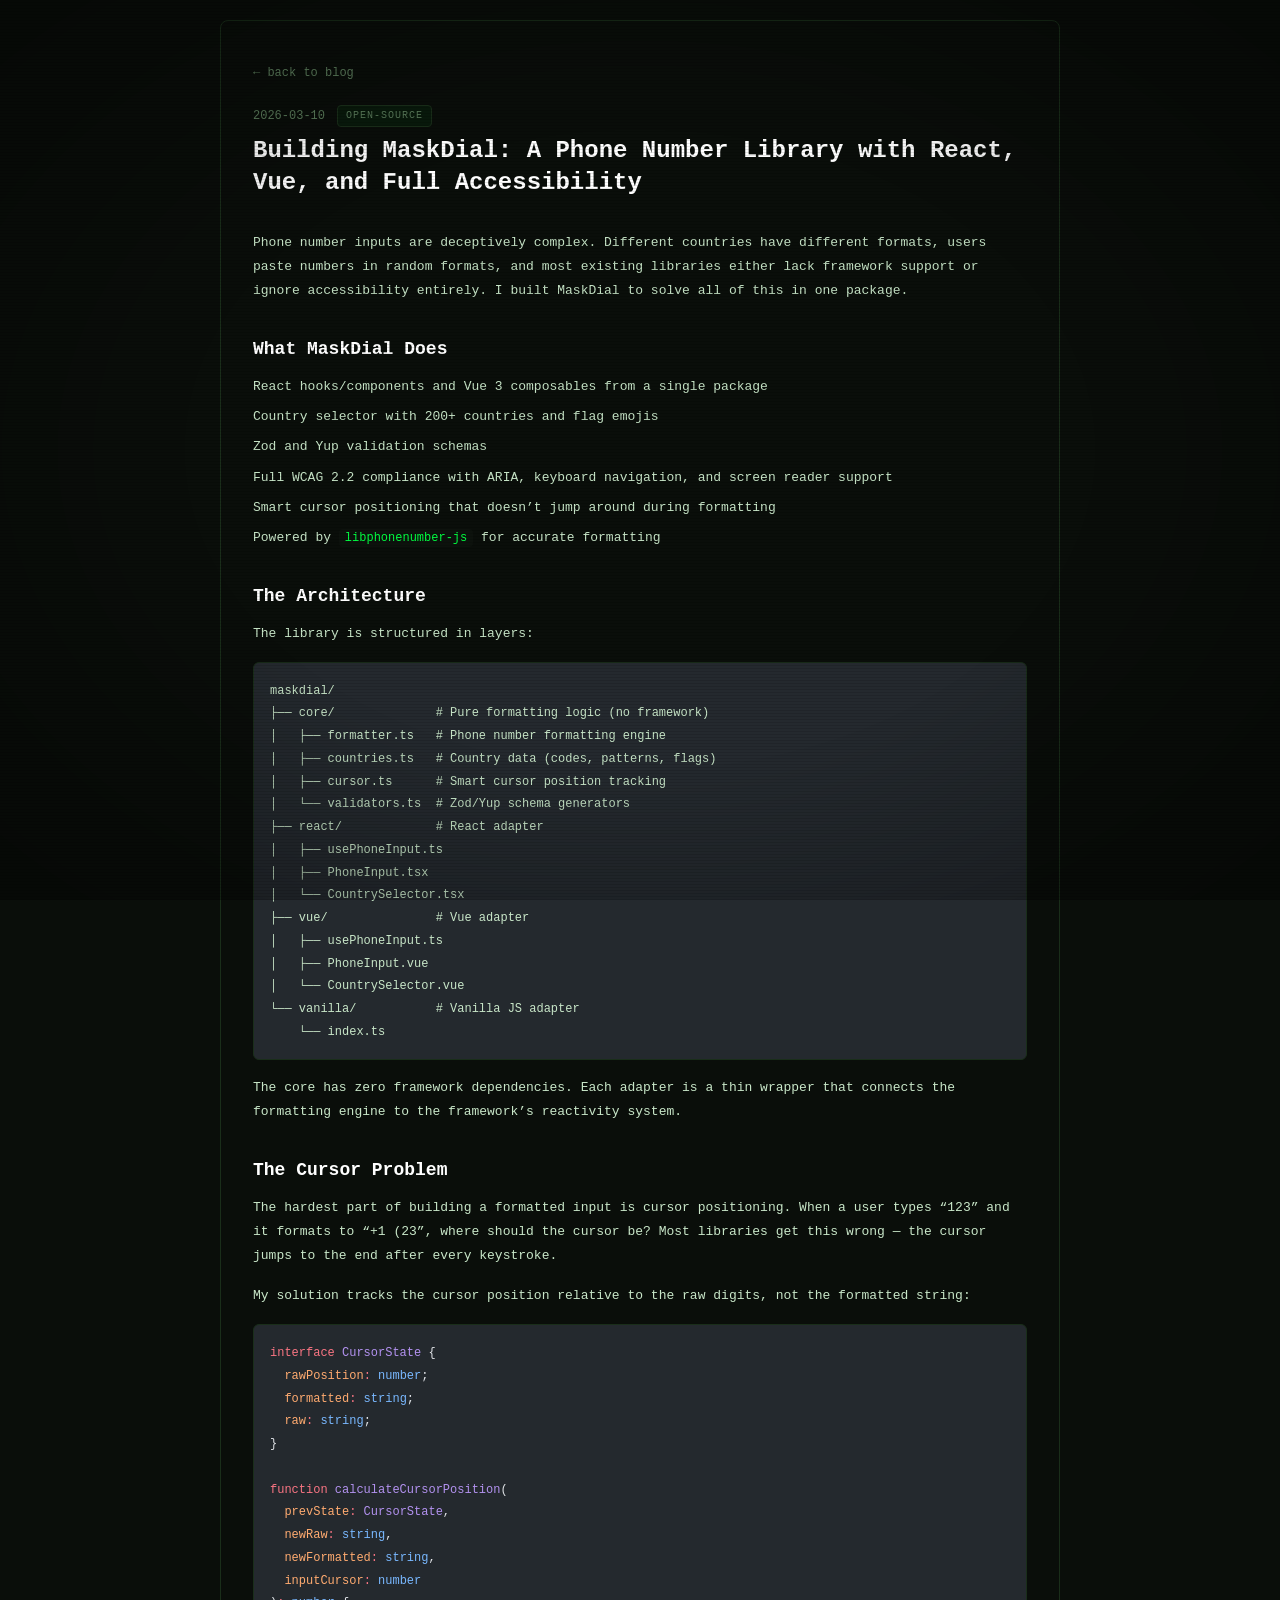
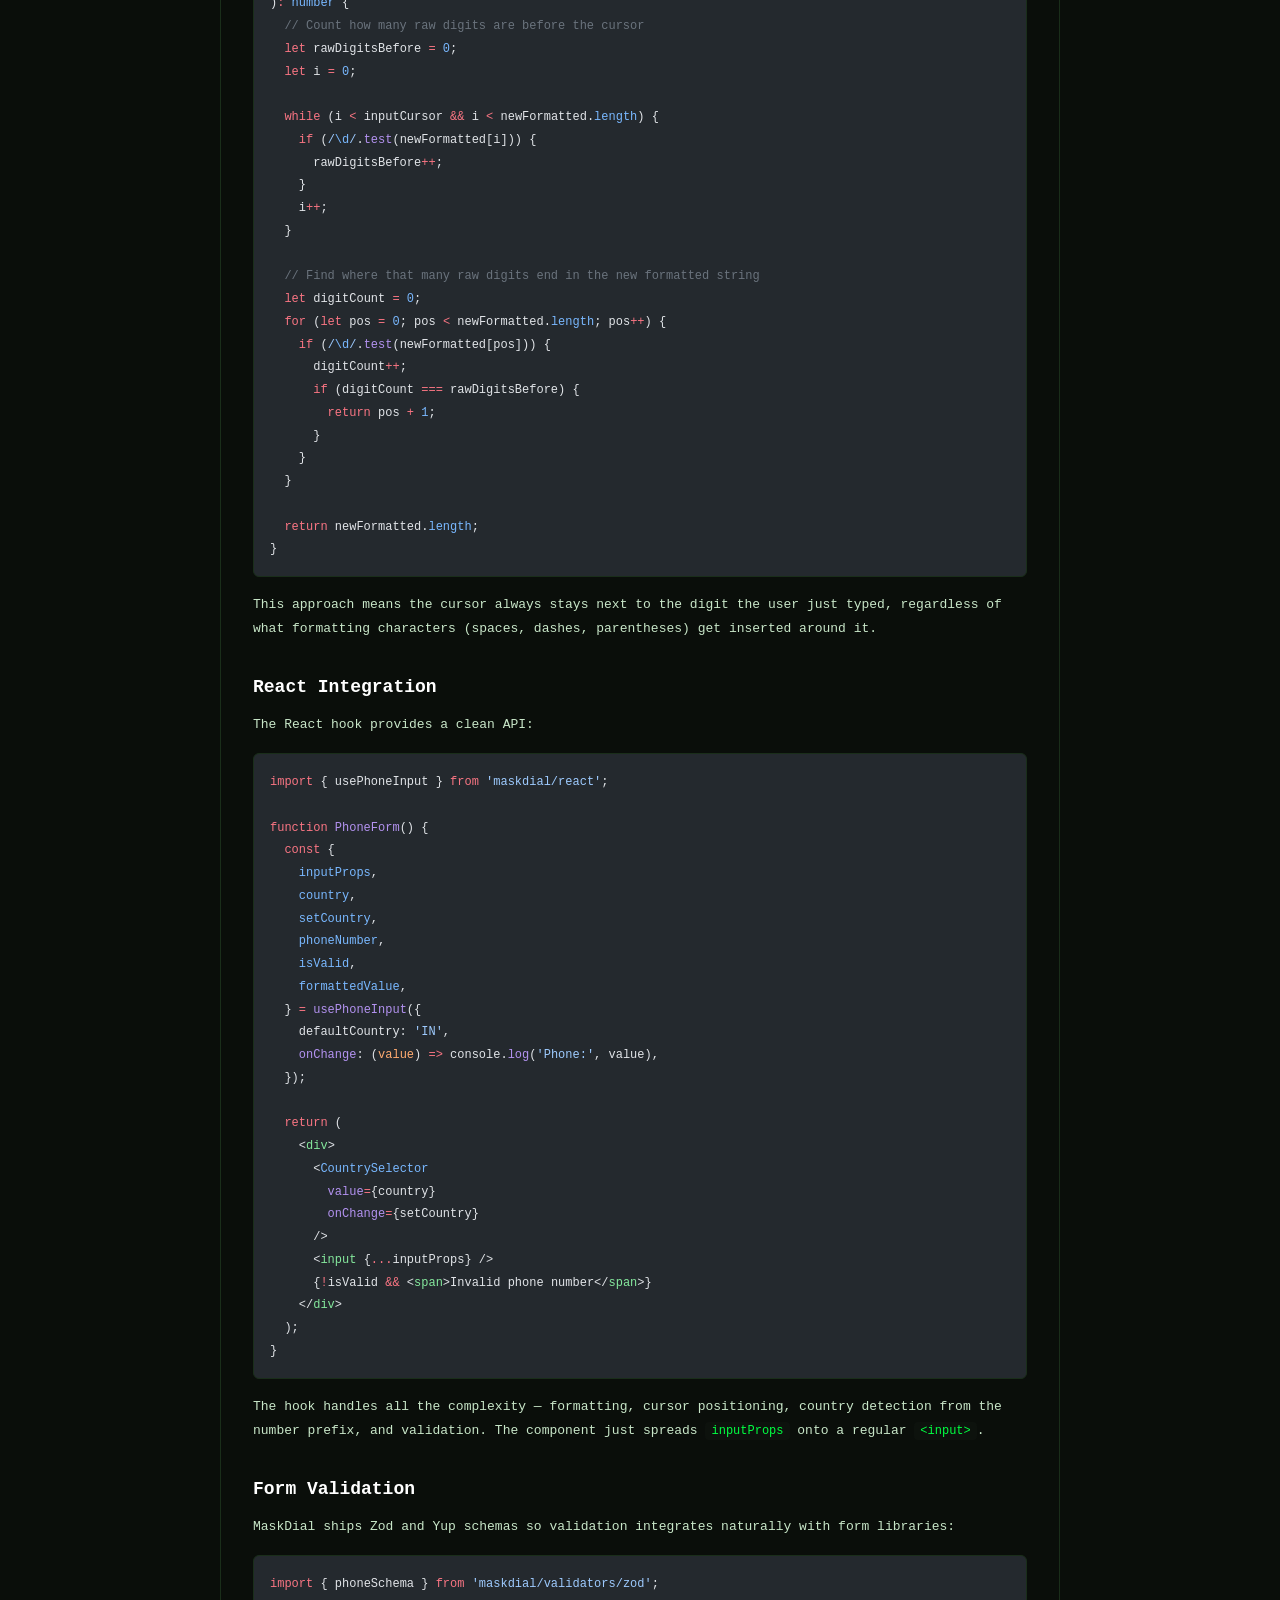
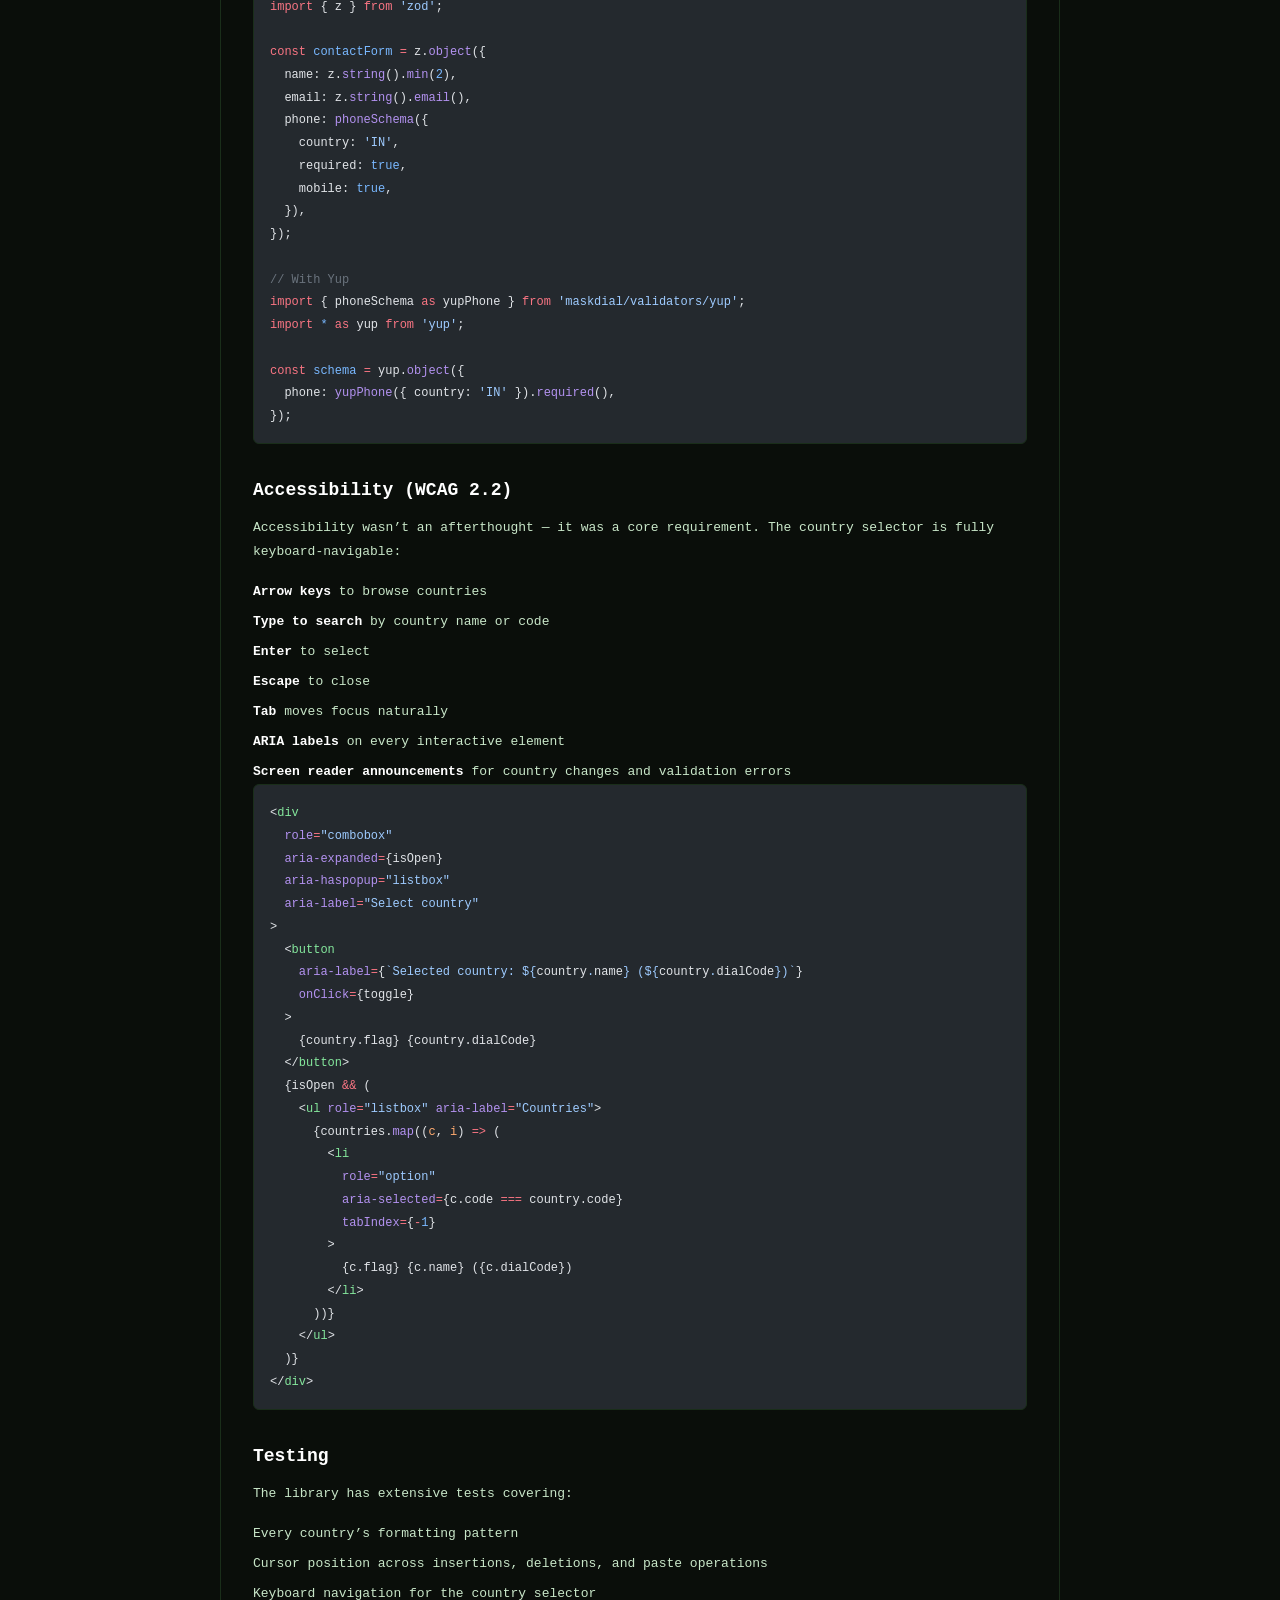
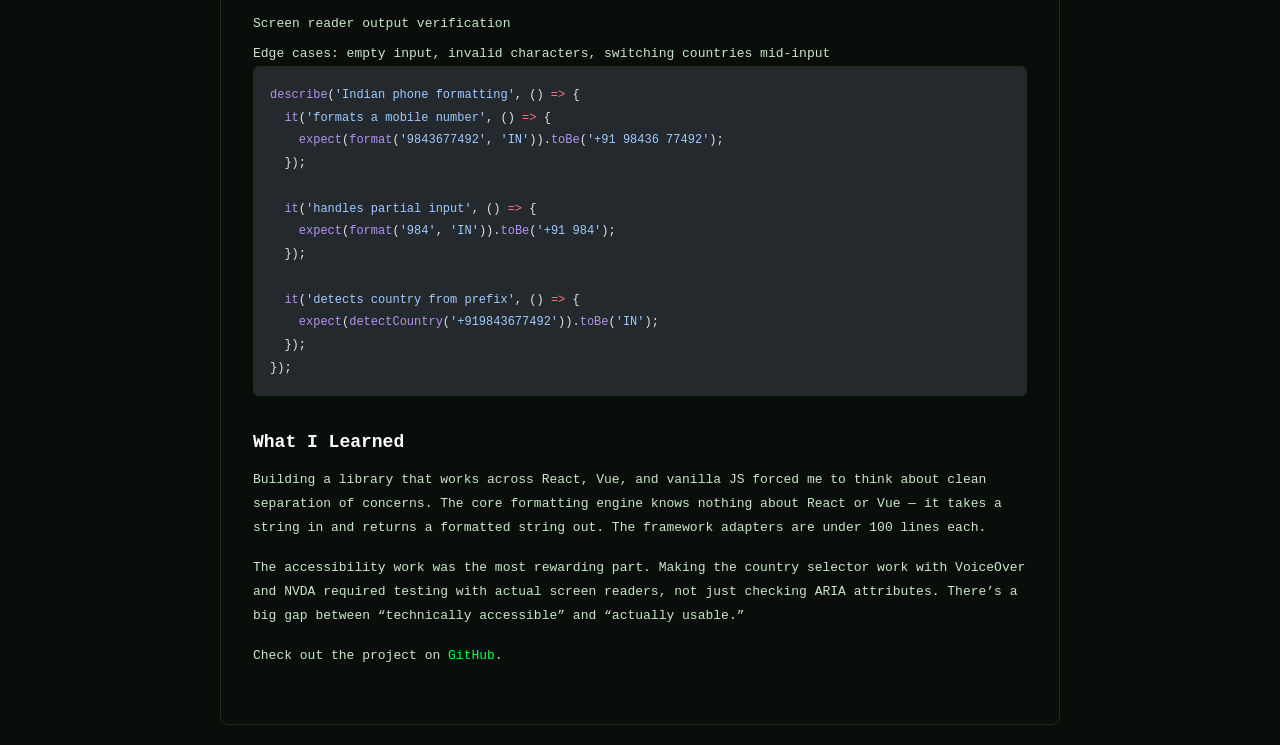
<file: blog/maskdial-phone-formatting/index.html>
<!DOCTYPE html><html lang="en"> <head><meta charset="UTF-8"><meta name="viewport" content="width=device-width, initial-scale=1.0"><link rel="icon" type="image/svg+xml" href="/favicon.svg"><link rel="icon" href="/favicon.ico"><link rel="preconnect" href="https://fonts.googleapis.com"><link rel="preconnect" href="https://fonts.gstatic.com" crossorigin><link href="https://fonts.googleapis.com/css2?family=JetBrains+Mono:wght@300;400;500;600;700&display=swap" rel="stylesheet"><!-- Primary Meta --><meta name="description" content="How I built MaskDial — a phone formatting library with React/Vue components, Zod/Yup validators, and WCAG 2.2 compliance from the ground up."><meta name="author" content="Ruban S"><meta name="keywords" content="open-source"><!-- Open Graph --><meta property="og:type" content="article"><meta property="og:url" content="https://ruban.dev/blog/maskdial-phone-formatting/"><meta property="og:title" content="Building MaskDial: A Phone Number Library with React, Vue, and Full Accessibility | Ruban S"><meta property="og:description" content="How I built MaskDial — a phone formatting library with React/Vue components, Zod/Yup validators, and WCAG 2.2 compliance from the ground up."><meta property="og:image" content="https://ruban.dev/favicon.svg"><meta property="og:site_name" content="Ruban S Portfolio"><meta property="article:published_time" content="2026-03-10T00:00:00.000Z"><meta property="article:author" content="Ruban S"><meta property="article:tag" content="open-source"><!-- Twitter --><meta name="twitter:card" content="summary"><meta name="twitter:title" content="Building MaskDial: A Phone Number Library with React, Vue, and Full Accessibility | Ruban S"><meta name="twitter:description" content="How I built MaskDial — a phone formatting library with React/Vue components, Zod/Yup validators, and WCAG 2.2 compliance from the ground up."><meta name="twitter:image" content="https://ruban.dev/favicon.svg"><!-- Canonical --><link rel="canonical" href="https://ruban.dev/blog/maskdial-phone-formatting/"><meta http-equiv="X-Frame-Options" content="SAMEORIGIN"><meta http-equiv="X-Content-Type-Options" content="nosniff"><meta name="referrer" content="strict-origin-when-cross-origin"><meta http-equiv="Content-Security-Policy" content="default-src 'self'; font-src https://fonts.googleapis.com https://fonts.gstatic.com; style-src 'self' 'unsafe-inline'; script-src 'self' 'unsafe-inline'; img-src 'self' data:;"><title>Building MaskDial: A Phone Number Library with React, Vue, and Full Accessibility | Ruban S</title><script>
      const saved = localStorage.getItem('theme');
      if (saved && saved !== 'green') document.documentElement.setAttribute('data-theme', saved);
    </script><link rel="stylesheet" href="/_astro/_astro_content.DfLi3KDt.css"></head> <body class="bg-term-bg text-term-text font-mono text-sm leading-relaxed min-h-screen overflow-x-hidden">  <div class="max-w-[880px] mx-auto px-5 py-5"> <div class="bg-term-bg border border-term-border rounded-lg px-8 py-10 max-sm:px-4 max-sm:py-6"> <a href="/blog" class="text-xs text-term-text-dim hover:text-term-green transition-colors mb-6 inline-block">← back to blog</a> <div class="mb-2 flex items-center gap-3"> <span class="text-xs text-term-text-dim tabular-nums">2026-03-10</span> <span class="text-[10px] text-term-text-dim uppercase tracking-widest px-2 py-0.5 rounded bg-term-green/5 border border-term-border">open-source</span> </div> <h1 class="text-2xl font-bold text-white mb-8">Building MaskDial: A Phone Number Library with React, Vue, and Full Accessibility</h1> <article class="blog-content prose prose-invert prose-sm max-w-none
        [&_p]:text-term-text [&_p]:text-[13px] [&_p]:leading-[1.85] [&_p]:mb-4
        [&_h2]:text-white [&_h2]:text-lg [&_h2]:font-bold [&_h2]:mt-8 [&_h2]:mb-3
        [&_h3]:text-white [&_h3]:text-base [&_h3]:font-semibold [&_h3]:mt-6 [&_h3]:mb-2
        [&_ul]:space-y-1.5 [&_li]:text-term-text [&_li]:text-[13px] [&_li]:leading-[1.85]
        [&_ol]:space-y-1.5 [&_ol_li]:text-term-text [&_ol_li]:text-[13px]
        [&_code]:text-term-green [&_code]:text-xs [&_code]:bg-term-card [&_code]:px-1.5 [&_code]:py-0.5 [&_code]:rounded
        [&_pre]:relative [&_pre]:bg-term-card [&_pre]:border [&_pre]:border-term-border [&_pre]:rounded-md [&_pre]:p-4 [&_pre]:overflow-x-auto [&_pre]:mb-4
        [&_pre_code]:bg-transparent [&_pre_code]:p-0 [&_pre_code]:text-term-text
        [&_a]:text-term-green [&_a]:no-underline [&_a]:hover:opacity-80
        [&_strong]:text-white
        [&_blockquote]:border-l-2 [&_blockquote]:border-term-green-dark [&_blockquote]:pl-4 [&_blockquote]:italic [&_blockquote]:text-term-text-dim
        [&_hr]:border-term-border [&_hr]:my-8
        [&_table]:w-full [&_th]:text-left [&_th]:text-term-green-dim [&_th]:text-xs [&_th]:pb-2 [&_th]:border-b [&_th]:border-term-border [&_td]:text-[13px] [&_td]:py-2 [&_td]:border-b [&_td]:border-term-border/50
      "> <p>Phone number inputs are deceptively complex. Different countries have different formats, users paste numbers in random formats, and most existing libraries either lack framework support or ignore accessibility entirely. I built MaskDial to solve all of this in one package.</p>
<h2 id="what-maskdial-does">What MaskDial Does</h2>
<ul>
<li>React hooks/components and Vue 3 composables from a single package</li>
<li>Country selector with 200+ countries and flag emojis</li>
<li>Zod and Yup validation schemas</li>
<li>Full WCAG 2.2 compliance with ARIA, keyboard navigation, and screen reader support</li>
<li>Smart cursor positioning that doesn’t jump around during formatting</li>
<li>Powered by <code>libphonenumber-js</code> for accurate formatting</li>
</ul>
<h2 id="the-architecture">The Architecture</h2>
<p>The library is structured in layers:</p>
<pre class="astro-code github-dark" style="background-color:#24292e;color:#e1e4e8; overflow-x: auto;" tabindex="0" data-language="plaintext"><code><span class="line"><span>maskdial/</span></span>
<span class="line"><span>├── core/              # Pure formatting logic (no framework)</span></span>
<span class="line"><span>│   ├── formatter.ts   # Phone number formatting engine</span></span>
<span class="line"><span>│   ├── countries.ts   # Country data (codes, patterns, flags)</span></span>
<span class="line"><span>│   ├── cursor.ts      # Smart cursor position tracking</span></span>
<span class="line"><span>│   └── validators.ts  # Zod/Yup schema generators</span></span>
<span class="line"><span>├── react/             # React adapter</span></span>
<span class="line"><span>│   ├── usePhoneInput.ts</span></span>
<span class="line"><span>│   ├── PhoneInput.tsx</span></span>
<span class="line"><span>│   └── CountrySelector.tsx</span></span>
<span class="line"><span>├── vue/               # Vue adapter</span></span>
<span class="line"><span>│   ├── usePhoneInput.ts</span></span>
<span class="line"><span>│   ├── PhoneInput.vue</span></span>
<span class="line"><span>│   └── CountrySelector.vue</span></span>
<span class="line"><span>└── vanilla/           # Vanilla JS adapter</span></span>
<span class="line"><span>    └── index.ts</span></span></code></pre>
<p>The core has zero framework dependencies. Each adapter is a thin wrapper that connects the formatting engine to the framework’s reactivity system.</p>
<h2 id="the-cursor-problem">The Cursor Problem</h2>
<p>The hardest part of building a formatted input is cursor positioning. When a user types “123” and it formats to “+1 (23”, where should the cursor be? Most libraries get this wrong — the cursor jumps to the end after every keystroke.</p>
<p>My solution tracks the cursor position relative to the raw digits, not the formatted string:</p>
<pre class="astro-code github-dark" style="background-color:#24292e;color:#e1e4e8; overflow-x: auto;" tabindex="0" data-language="typescript"><code><span class="line"><span style="color:#F97583">interface</span><span style="color:#B392F0"> CursorState</span><span style="color:#E1E4E8"> {</span></span>
<span class="line"><span style="color:#FFAB70">  rawPosition</span><span style="color:#F97583">:</span><span style="color:#79B8FF"> number</span><span style="color:#E1E4E8">;</span></span>
<span class="line"><span style="color:#FFAB70">  formatted</span><span style="color:#F97583">:</span><span style="color:#79B8FF"> string</span><span style="color:#E1E4E8">;</span></span>
<span class="line"><span style="color:#FFAB70">  raw</span><span style="color:#F97583">:</span><span style="color:#79B8FF"> string</span><span style="color:#E1E4E8">;</span></span>
<span class="line"><span style="color:#E1E4E8">}</span></span>
<span class="line"></span>
<span class="line"><span style="color:#F97583">function</span><span style="color:#B392F0"> calculateCursorPosition</span><span style="color:#E1E4E8">(</span></span>
<span class="line"><span style="color:#FFAB70">  prevState</span><span style="color:#F97583">:</span><span style="color:#B392F0"> CursorState</span><span style="color:#E1E4E8">,</span></span>
<span class="line"><span style="color:#FFAB70">  newRaw</span><span style="color:#F97583">:</span><span style="color:#79B8FF"> string</span><span style="color:#E1E4E8">,</span></span>
<span class="line"><span style="color:#FFAB70">  newFormatted</span><span style="color:#F97583">:</span><span style="color:#79B8FF"> string</span><span style="color:#E1E4E8">,</span></span>
<span class="line"><span style="color:#FFAB70">  inputCursor</span><span style="color:#F97583">:</span><span style="color:#79B8FF"> number</span></span>
<span class="line"><span style="color:#E1E4E8">)</span><span style="color:#F97583">:</span><span style="color:#79B8FF"> number</span><span style="color:#E1E4E8"> {</span></span>
<span class="line"><span style="color:#6A737D">  // Count how many raw digits are before the cursor</span></span>
<span class="line"><span style="color:#F97583">  let</span><span style="color:#E1E4E8"> rawDigitsBefore </span><span style="color:#F97583">=</span><span style="color:#79B8FF"> 0</span><span style="color:#E1E4E8">;</span></span>
<span class="line"><span style="color:#F97583">  let</span><span style="color:#E1E4E8"> i </span><span style="color:#F97583">=</span><span style="color:#79B8FF"> 0</span><span style="color:#E1E4E8">;</span></span>
<span class="line"></span>
<span class="line"><span style="color:#F97583">  while</span><span style="color:#E1E4E8"> (i </span><span style="color:#F97583">&#x3C;</span><span style="color:#E1E4E8"> inputCursor </span><span style="color:#F97583">&#x26;&#x26;</span><span style="color:#E1E4E8"> i </span><span style="color:#F97583">&#x3C;</span><span style="color:#E1E4E8"> newFormatted.</span><span style="color:#79B8FF">length</span><span style="color:#E1E4E8">) {</span></span>
<span class="line"><span style="color:#F97583">    if</span><span style="color:#E1E4E8"> (</span><span style="color:#9ECBFF">/</span><span style="color:#79B8FF">\d</span><span style="color:#9ECBFF">/</span><span style="color:#E1E4E8">.</span><span style="color:#B392F0">test</span><span style="color:#E1E4E8">(newFormatted[i])) {</span></span>
<span class="line"><span style="color:#E1E4E8">      rawDigitsBefore</span><span style="color:#F97583">++</span><span style="color:#E1E4E8">;</span></span>
<span class="line"><span style="color:#E1E4E8">    }</span></span>
<span class="line"><span style="color:#E1E4E8">    i</span><span style="color:#F97583">++</span><span style="color:#E1E4E8">;</span></span>
<span class="line"><span style="color:#E1E4E8">  }</span></span>
<span class="line"></span>
<span class="line"><span style="color:#6A737D">  // Find where that many raw digits end in the new formatted string</span></span>
<span class="line"><span style="color:#F97583">  let</span><span style="color:#E1E4E8"> digitCount </span><span style="color:#F97583">=</span><span style="color:#79B8FF"> 0</span><span style="color:#E1E4E8">;</span></span>
<span class="line"><span style="color:#F97583">  for</span><span style="color:#E1E4E8"> (</span><span style="color:#F97583">let</span><span style="color:#E1E4E8"> pos </span><span style="color:#F97583">=</span><span style="color:#79B8FF"> 0</span><span style="color:#E1E4E8">; pos </span><span style="color:#F97583">&#x3C;</span><span style="color:#E1E4E8"> newFormatted.</span><span style="color:#79B8FF">length</span><span style="color:#E1E4E8">; pos</span><span style="color:#F97583">++</span><span style="color:#E1E4E8">) {</span></span>
<span class="line"><span style="color:#F97583">    if</span><span style="color:#E1E4E8"> (</span><span style="color:#9ECBFF">/</span><span style="color:#79B8FF">\d</span><span style="color:#9ECBFF">/</span><span style="color:#E1E4E8">.</span><span style="color:#B392F0">test</span><span style="color:#E1E4E8">(newFormatted[pos])) {</span></span>
<span class="line"><span style="color:#E1E4E8">      digitCount</span><span style="color:#F97583">++</span><span style="color:#E1E4E8">;</span></span>
<span class="line"><span style="color:#F97583">      if</span><span style="color:#E1E4E8"> (digitCount </span><span style="color:#F97583">===</span><span style="color:#E1E4E8"> rawDigitsBefore) {</span></span>
<span class="line"><span style="color:#F97583">        return</span><span style="color:#E1E4E8"> pos </span><span style="color:#F97583">+</span><span style="color:#79B8FF"> 1</span><span style="color:#E1E4E8">;</span></span>
<span class="line"><span style="color:#E1E4E8">      }</span></span>
<span class="line"><span style="color:#E1E4E8">    }</span></span>
<span class="line"><span style="color:#E1E4E8">  }</span></span>
<span class="line"></span>
<span class="line"><span style="color:#F97583">  return</span><span style="color:#E1E4E8"> newFormatted.</span><span style="color:#79B8FF">length</span><span style="color:#E1E4E8">;</span></span>
<span class="line"><span style="color:#E1E4E8">}</span></span></code></pre>
<p>This approach means the cursor always stays next to the digit the user just typed, regardless of what formatting characters (spaces, dashes, parentheses) get inserted around it.</p>
<h2 id="react-integration">React Integration</h2>
<p>The React hook provides a clean API:</p>
<pre class="astro-code github-dark" style="background-color:#24292e;color:#e1e4e8; overflow-x: auto;" tabindex="0" data-language="tsx"><code><span class="line"><span style="color:#F97583">import</span><span style="color:#E1E4E8"> { usePhoneInput } </span><span style="color:#F97583">from</span><span style="color:#9ECBFF"> 'maskdial/react'</span><span style="color:#E1E4E8">;</span></span>
<span class="line"></span>
<span class="line"><span style="color:#F97583">function</span><span style="color:#B392F0"> PhoneForm</span><span style="color:#E1E4E8">() {</span></span>
<span class="line"><span style="color:#F97583">  const</span><span style="color:#E1E4E8"> {</span></span>
<span class="line"><span style="color:#79B8FF">    inputProps</span><span style="color:#E1E4E8">,</span></span>
<span class="line"><span style="color:#79B8FF">    country</span><span style="color:#E1E4E8">,</span></span>
<span class="line"><span style="color:#79B8FF">    setCountry</span><span style="color:#E1E4E8">,</span></span>
<span class="line"><span style="color:#79B8FF">    phoneNumber</span><span style="color:#E1E4E8">,</span></span>
<span class="line"><span style="color:#79B8FF">    isValid</span><span style="color:#E1E4E8">,</span></span>
<span class="line"><span style="color:#79B8FF">    formattedValue</span><span style="color:#E1E4E8">,</span></span>
<span class="line"><span style="color:#E1E4E8">  } </span><span style="color:#F97583">=</span><span style="color:#B392F0"> usePhoneInput</span><span style="color:#E1E4E8">({</span></span>
<span class="line"><span style="color:#E1E4E8">    defaultCountry: </span><span style="color:#9ECBFF">'IN'</span><span style="color:#E1E4E8">,</span></span>
<span class="line"><span style="color:#B392F0">    onChange</span><span style="color:#E1E4E8">: (</span><span style="color:#FFAB70">value</span><span style="color:#E1E4E8">) </span><span style="color:#F97583">=></span><span style="color:#E1E4E8"> console.</span><span style="color:#B392F0">log</span><span style="color:#E1E4E8">(</span><span style="color:#9ECBFF">'Phone:'</span><span style="color:#E1E4E8">, value),</span></span>
<span class="line"><span style="color:#E1E4E8">  });</span></span>
<span class="line"></span>
<span class="line"><span style="color:#F97583">  return</span><span style="color:#E1E4E8"> (</span></span>
<span class="line"><span style="color:#E1E4E8">    &#x3C;</span><span style="color:#85E89D">div</span><span style="color:#E1E4E8">></span></span>
<span class="line"><span style="color:#E1E4E8">      &#x3C;</span><span style="color:#79B8FF">CountrySelector</span></span>
<span class="line"><span style="color:#B392F0">        value</span><span style="color:#F97583">=</span><span style="color:#E1E4E8">{country}</span></span>
<span class="line"><span style="color:#B392F0">        onChange</span><span style="color:#F97583">=</span><span style="color:#E1E4E8">{setCountry}</span></span>
<span class="line"><span style="color:#E1E4E8">      /></span></span>
<span class="line"><span style="color:#E1E4E8">      &#x3C;</span><span style="color:#85E89D">input</span><span style="color:#E1E4E8"> {</span><span style="color:#F97583">...</span><span style="color:#E1E4E8">inputProps} /></span></span>
<span class="line"><span style="color:#E1E4E8">      {</span><span style="color:#F97583">!</span><span style="color:#E1E4E8">isValid </span><span style="color:#F97583">&#x26;&#x26;</span><span style="color:#E1E4E8"> &#x3C;</span><span style="color:#85E89D">span</span><span style="color:#E1E4E8">>Invalid phone number&#x3C;/</span><span style="color:#85E89D">span</span><span style="color:#E1E4E8">>}</span></span>
<span class="line"><span style="color:#E1E4E8">    &#x3C;/</span><span style="color:#85E89D">div</span><span style="color:#E1E4E8">></span></span>
<span class="line"><span style="color:#E1E4E8">  );</span></span>
<span class="line"><span style="color:#E1E4E8">}</span></span></code></pre>
<p>The hook handles all the complexity — formatting, cursor positioning, country detection from the number prefix, and validation. The component just spreads <code>inputProps</code> onto a regular <code>&#x3C;input></code>.</p>
<h2 id="form-validation">Form Validation</h2>
<p>MaskDial ships Zod and Yup schemas so validation integrates naturally with form libraries:</p>
<pre class="astro-code github-dark" style="background-color:#24292e;color:#e1e4e8; overflow-x: auto;" tabindex="0" data-language="typescript"><code><span class="line"><span style="color:#F97583">import</span><span style="color:#E1E4E8"> { phoneSchema } </span><span style="color:#F97583">from</span><span style="color:#9ECBFF"> 'maskdial/validators/zod'</span><span style="color:#E1E4E8">;</span></span>
<span class="line"><span style="color:#F97583">import</span><span style="color:#E1E4E8"> { z } </span><span style="color:#F97583">from</span><span style="color:#9ECBFF"> 'zod'</span><span style="color:#E1E4E8">;</span></span>
<span class="line"></span>
<span class="line"><span style="color:#F97583">const</span><span style="color:#79B8FF"> contactForm</span><span style="color:#F97583"> =</span><span style="color:#E1E4E8"> z.</span><span style="color:#B392F0">object</span><span style="color:#E1E4E8">({</span></span>
<span class="line"><span style="color:#E1E4E8">  name: z.</span><span style="color:#B392F0">string</span><span style="color:#E1E4E8">().</span><span style="color:#B392F0">min</span><span style="color:#E1E4E8">(</span><span style="color:#79B8FF">2</span><span style="color:#E1E4E8">),</span></span>
<span class="line"><span style="color:#E1E4E8">  email: z.</span><span style="color:#B392F0">string</span><span style="color:#E1E4E8">().</span><span style="color:#B392F0">email</span><span style="color:#E1E4E8">(),</span></span>
<span class="line"><span style="color:#E1E4E8">  phone: </span><span style="color:#B392F0">phoneSchema</span><span style="color:#E1E4E8">({</span></span>
<span class="line"><span style="color:#E1E4E8">    country: </span><span style="color:#9ECBFF">'IN'</span><span style="color:#E1E4E8">,</span></span>
<span class="line"><span style="color:#E1E4E8">    required: </span><span style="color:#79B8FF">true</span><span style="color:#E1E4E8">,</span></span>
<span class="line"><span style="color:#E1E4E8">    mobile: </span><span style="color:#79B8FF">true</span><span style="color:#E1E4E8">,</span></span>
<span class="line"><span style="color:#E1E4E8">  }),</span></span>
<span class="line"><span style="color:#E1E4E8">});</span></span>
<span class="line"></span>
<span class="line"><span style="color:#6A737D">// With Yup</span></span>
<span class="line"><span style="color:#F97583">import</span><span style="color:#E1E4E8"> { phoneSchema </span><span style="color:#F97583">as</span><span style="color:#E1E4E8"> yupPhone } </span><span style="color:#F97583">from</span><span style="color:#9ECBFF"> 'maskdial/validators/yup'</span><span style="color:#E1E4E8">;</span></span>
<span class="line"><span style="color:#F97583">import</span><span style="color:#79B8FF"> *</span><span style="color:#F97583"> as</span><span style="color:#E1E4E8"> yup </span><span style="color:#F97583">from</span><span style="color:#9ECBFF"> 'yup'</span><span style="color:#E1E4E8">;</span></span>
<span class="line"></span>
<span class="line"><span style="color:#F97583">const</span><span style="color:#79B8FF"> schema</span><span style="color:#F97583"> =</span><span style="color:#E1E4E8"> yup.</span><span style="color:#B392F0">object</span><span style="color:#E1E4E8">({</span></span>
<span class="line"><span style="color:#E1E4E8">  phone: </span><span style="color:#B392F0">yupPhone</span><span style="color:#E1E4E8">({ country: </span><span style="color:#9ECBFF">'IN'</span><span style="color:#E1E4E8"> }).</span><span style="color:#B392F0">required</span><span style="color:#E1E4E8">(),</span></span>
<span class="line"><span style="color:#E1E4E8">});</span></span></code></pre>
<h2 id="accessibility-wcag-22">Accessibility (WCAG 2.2)</h2>
<p>Accessibility wasn’t an afterthought — it was a core requirement. The country selector is fully keyboard-navigable:</p>
<ul>
<li><strong>Arrow keys</strong> to browse countries</li>
<li><strong>Type to search</strong> by country name or code</li>
<li><strong>Enter</strong> to select</li>
<li><strong>Escape</strong> to close</li>
<li><strong>Tab</strong> moves focus naturally</li>
<li><strong>ARIA labels</strong> on every interactive element</li>
<li><strong>Screen reader announcements</strong> for country changes and validation errors</li>
</ul>
<pre class="astro-code github-dark" style="background-color:#24292e;color:#e1e4e8; overflow-x: auto;" tabindex="0" data-language="tsx"><code><span class="line"><span style="color:#E1E4E8">&#x3C;</span><span style="color:#85E89D">div</span></span>
<span class="line"><span style="color:#B392F0">  role</span><span style="color:#F97583">=</span><span style="color:#9ECBFF">"combobox"</span></span>
<span class="line"><span style="color:#B392F0">  aria-expanded</span><span style="color:#F97583">=</span><span style="color:#E1E4E8">{isOpen}</span></span>
<span class="line"><span style="color:#B392F0">  aria-haspopup</span><span style="color:#F97583">=</span><span style="color:#9ECBFF">"listbox"</span></span>
<span class="line"><span style="color:#B392F0">  aria-label</span><span style="color:#F97583">=</span><span style="color:#9ECBFF">"Select country"</span></span>
<span class="line"><span style="color:#E1E4E8">></span></span>
<span class="line"><span style="color:#E1E4E8">  &#x3C;</span><span style="color:#85E89D">button</span></span>
<span class="line"><span style="color:#B392F0">    aria-label</span><span style="color:#F97583">=</span><span style="color:#E1E4E8">{</span><span style="color:#9ECBFF">`Selected country: ${</span><span style="color:#E1E4E8">country</span><span style="color:#9ECBFF">.</span><span style="color:#E1E4E8">name</span><span style="color:#9ECBFF">} (${</span><span style="color:#E1E4E8">country</span><span style="color:#9ECBFF">.</span><span style="color:#E1E4E8">dialCode</span><span style="color:#9ECBFF">})`</span><span style="color:#E1E4E8">}</span></span>
<span class="line"><span style="color:#B392F0">    onClick</span><span style="color:#F97583">=</span><span style="color:#E1E4E8">{toggle}</span></span>
<span class="line"><span style="color:#E1E4E8">  ></span></span>
<span class="line"><span style="color:#E1E4E8">    {country.flag} {country.dialCode}</span></span>
<span class="line"><span style="color:#E1E4E8">  &#x3C;/</span><span style="color:#85E89D">button</span><span style="color:#E1E4E8">></span></span>
<span class="line"><span style="color:#E1E4E8">  {isOpen </span><span style="color:#F97583">&#x26;&#x26;</span><span style="color:#E1E4E8"> (</span></span>
<span class="line"><span style="color:#E1E4E8">    &#x3C;</span><span style="color:#85E89D">ul</span><span style="color:#B392F0"> role</span><span style="color:#F97583">=</span><span style="color:#9ECBFF">"listbox"</span><span style="color:#B392F0"> aria-label</span><span style="color:#F97583">=</span><span style="color:#9ECBFF">"Countries"</span><span style="color:#E1E4E8">></span></span>
<span class="line"><span style="color:#E1E4E8">      {countries.</span><span style="color:#B392F0">map</span><span style="color:#E1E4E8">((</span><span style="color:#FFAB70">c</span><span style="color:#E1E4E8">, </span><span style="color:#FFAB70">i</span><span style="color:#E1E4E8">) </span><span style="color:#F97583">=></span><span style="color:#E1E4E8"> (</span></span>
<span class="line"><span style="color:#E1E4E8">        &#x3C;</span><span style="color:#85E89D">li</span></span>
<span class="line"><span style="color:#B392F0">          role</span><span style="color:#F97583">=</span><span style="color:#9ECBFF">"option"</span></span>
<span class="line"><span style="color:#B392F0">          aria-selected</span><span style="color:#F97583">=</span><span style="color:#E1E4E8">{c.code </span><span style="color:#F97583">===</span><span style="color:#E1E4E8"> country.code}</span></span>
<span class="line"><span style="color:#B392F0">          tabIndex</span><span style="color:#F97583">=</span><span style="color:#E1E4E8">{</span><span style="color:#F97583">-</span><span style="color:#79B8FF">1</span><span style="color:#E1E4E8">}</span></span>
<span class="line"><span style="color:#E1E4E8">        ></span></span>
<span class="line"><span style="color:#E1E4E8">          {c.flag} {c.name} ({c.dialCode})</span></span>
<span class="line"><span style="color:#E1E4E8">        &#x3C;/</span><span style="color:#85E89D">li</span><span style="color:#E1E4E8">></span></span>
<span class="line"><span style="color:#E1E4E8">      ))}</span></span>
<span class="line"><span style="color:#E1E4E8">    &#x3C;/</span><span style="color:#85E89D">ul</span><span style="color:#E1E4E8">></span></span>
<span class="line"><span style="color:#E1E4E8">  )}</span></span>
<span class="line"><span style="color:#E1E4E8">&#x3C;/</span><span style="color:#85E89D">div</span><span style="color:#E1E4E8">></span></span></code></pre>
<h2 id="testing">Testing</h2>
<p>The library has extensive tests covering:</p>
<ul>
<li>Every country’s formatting pattern</li>
<li>Cursor position across insertions, deletions, and paste operations</li>
<li>Keyboard navigation for the country selector</li>
<li>Screen reader output verification</li>
<li>Edge cases: empty input, invalid characters, switching countries mid-input</li>
</ul>
<pre class="astro-code github-dark" style="background-color:#24292e;color:#e1e4e8; overflow-x: auto;" tabindex="0" data-language="typescript"><code><span class="line"><span style="color:#B392F0">describe</span><span style="color:#E1E4E8">(</span><span style="color:#9ECBFF">'Indian phone formatting'</span><span style="color:#E1E4E8">, () </span><span style="color:#F97583">=></span><span style="color:#E1E4E8"> {</span></span>
<span class="line"><span style="color:#B392F0">  it</span><span style="color:#E1E4E8">(</span><span style="color:#9ECBFF">'formats a mobile number'</span><span style="color:#E1E4E8">, () </span><span style="color:#F97583">=></span><span style="color:#E1E4E8"> {</span></span>
<span class="line"><span style="color:#B392F0">    expect</span><span style="color:#E1E4E8">(</span><span style="color:#B392F0">format</span><span style="color:#E1E4E8">(</span><span style="color:#9ECBFF">'9843677492'</span><span style="color:#E1E4E8">, </span><span style="color:#9ECBFF">'IN'</span><span style="color:#E1E4E8">)).</span><span style="color:#B392F0">toBe</span><span style="color:#E1E4E8">(</span><span style="color:#9ECBFF">'+91 98436 77492'</span><span style="color:#E1E4E8">);</span></span>
<span class="line"><span style="color:#E1E4E8">  });</span></span>
<span class="line"></span>
<span class="line"><span style="color:#B392F0">  it</span><span style="color:#E1E4E8">(</span><span style="color:#9ECBFF">'handles partial input'</span><span style="color:#E1E4E8">, () </span><span style="color:#F97583">=></span><span style="color:#E1E4E8"> {</span></span>
<span class="line"><span style="color:#B392F0">    expect</span><span style="color:#E1E4E8">(</span><span style="color:#B392F0">format</span><span style="color:#E1E4E8">(</span><span style="color:#9ECBFF">'984'</span><span style="color:#E1E4E8">, </span><span style="color:#9ECBFF">'IN'</span><span style="color:#E1E4E8">)).</span><span style="color:#B392F0">toBe</span><span style="color:#E1E4E8">(</span><span style="color:#9ECBFF">'+91 984'</span><span style="color:#E1E4E8">);</span></span>
<span class="line"><span style="color:#E1E4E8">  });</span></span>
<span class="line"></span>
<span class="line"><span style="color:#B392F0">  it</span><span style="color:#E1E4E8">(</span><span style="color:#9ECBFF">'detects country from prefix'</span><span style="color:#E1E4E8">, () </span><span style="color:#F97583">=></span><span style="color:#E1E4E8"> {</span></span>
<span class="line"><span style="color:#B392F0">    expect</span><span style="color:#E1E4E8">(</span><span style="color:#B392F0">detectCountry</span><span style="color:#E1E4E8">(</span><span style="color:#9ECBFF">'+919843677492'</span><span style="color:#E1E4E8">)).</span><span style="color:#B392F0">toBe</span><span style="color:#E1E4E8">(</span><span style="color:#9ECBFF">'IN'</span><span style="color:#E1E4E8">);</span></span>
<span class="line"><span style="color:#E1E4E8">  });</span></span>
<span class="line"><span style="color:#E1E4E8">});</span></span></code></pre>
<h2 id="what-i-learned">What I Learned</h2>
<p>Building a library that works across React, Vue, and vanilla JS forced me to think about clean separation of concerns. The core formatting engine knows nothing about React or Vue — it takes a string in and returns a formatted string out. The framework adapters are under 100 lines each.</p>
<p>The accessibility work was the most rewarding part. Making the country selector work with VoiceOver and NVDA required testing with actual screen readers, not just checking ARIA attributes. There’s a big gap between “technically accessible” and “actually usable.”</p>
<p>Check out the project on <a href="https://github.com/ruban-s/MaskDial">GitHub</a>.</p> </article> </div> </div>  <script type="module">const s=new IntersectionObserver(e=>{e.forEach(r=>{r.isIntersecting&&r.target.classList.add("visible")})},{threshold:.1});document.querySelectorAll(".reveal").forEach(e=>s.observe(e));</script> <script type="module">const c=["ArrowUp","ArrowUp","ArrowDown","ArrowDown","ArrowLeft","ArrowRight","ArrowLeft","ArrowRight","b","a"];let o=[];document.addEventListener("keydown",t=>{window.__snakeActive||(o.push(t.key),o.length>c.length&&o.shift(),o.length===c.length&&o.every((e,i)=>e===c[i])&&(o=[],y()))});function y(){const t=document.createElement("canvas");t.style.cssText="position:fixed;inset:0;z-index:9999;pointer-events:none;",document.body.appendChild(t);const e=t.getContext("2d");t.width=window.innerWidth,t.height=window.innerHeight;const i="ABCDEFGHIJKLMNOPQRSTUVWXYZabcdefghijklmnopqrstuvwxyz0123456789@#$%^&*(){}[]|;:<>?/~",r=14,g=Math.floor(t.width/r),l=new Array(g).fill(0).map(()=>Math.random()*-50);let s=0,f=!1,h=!1;const m=performance.now();function d(){s=(performance.now()-m)/1e3,e.fillStyle="rgba(10, 14, 10, 0.05)",e.fillRect(0,0,t.width,t.height),e.fillStyle="#00ff41",e.font=`${r}px monospace`;for(let n=0;n<l.length;n++){const a=i[Math.floor(Math.random()*i.length)],p=n*r,w=l[n]*r;Math.random()>.95?e.fillStyle="#ffffff":e.fillStyle=`rgba(0, 255, 65, ${.4+Math.random()*.6})`,e.fillText(a,p,w),w>t.height&&Math.random()>.975&&(l[n]=0),l[n]+=.5}if(s>5&&!f&&(f=!0),f){e.save(),e.fillStyle="rgba(10, 14, 10, 0.7)";const n=500,a=60;e.fillRect((t.width-n)/2,(t.height-a)/2,n,a),e.font="bold 24px monospace",e.fillStyle="#00ff41",e.textAlign="center",e.textBaseline="middle",e.shadowColor="#00ff41",e.shadowBlur=20,e.fillText("YOU FOUND THE SECRET",t.width/2,t.height/2),e.restore()}s>10&&!h&&(h=!0,t.style.transition="opacity 3s ease",t.style.opacity="0",setTimeout(()=>t.remove(),3e3)),h||requestAnimationFrame(d)}requestAnimationFrame(d)}</script> </body> </html> <script type="module">document.querySelectorAll(".blog-content pre").forEach(t=>{const r=document.createElement("div");r.className="relative group",t.parentNode?.insertBefore(r,t),r.appendChild(t);const e=document.createElement("button");e.className="absolute top-2 right-2 text-[10px] text-term-text-dim px-2 py-1 rounded border border-term-border bg-term-bg hover:text-term-green hover:border-term-green-dark transition-all opacity-0 group-hover:opacity-100",e.textContent="Copy",r.appendChild(e),e.addEventListener("click",async()=>{const o=t.querySelector("code");await navigator.clipboard.writeText(o?.textContent||""),e.textContent="Copied!",e.classList.add("text-term-green","border-term-green-dark"),setTimeout(()=>{e.textContent="Copy",e.classList.remove("text-term-green","border-term-green-dark")},1500)})});</script>
</file>
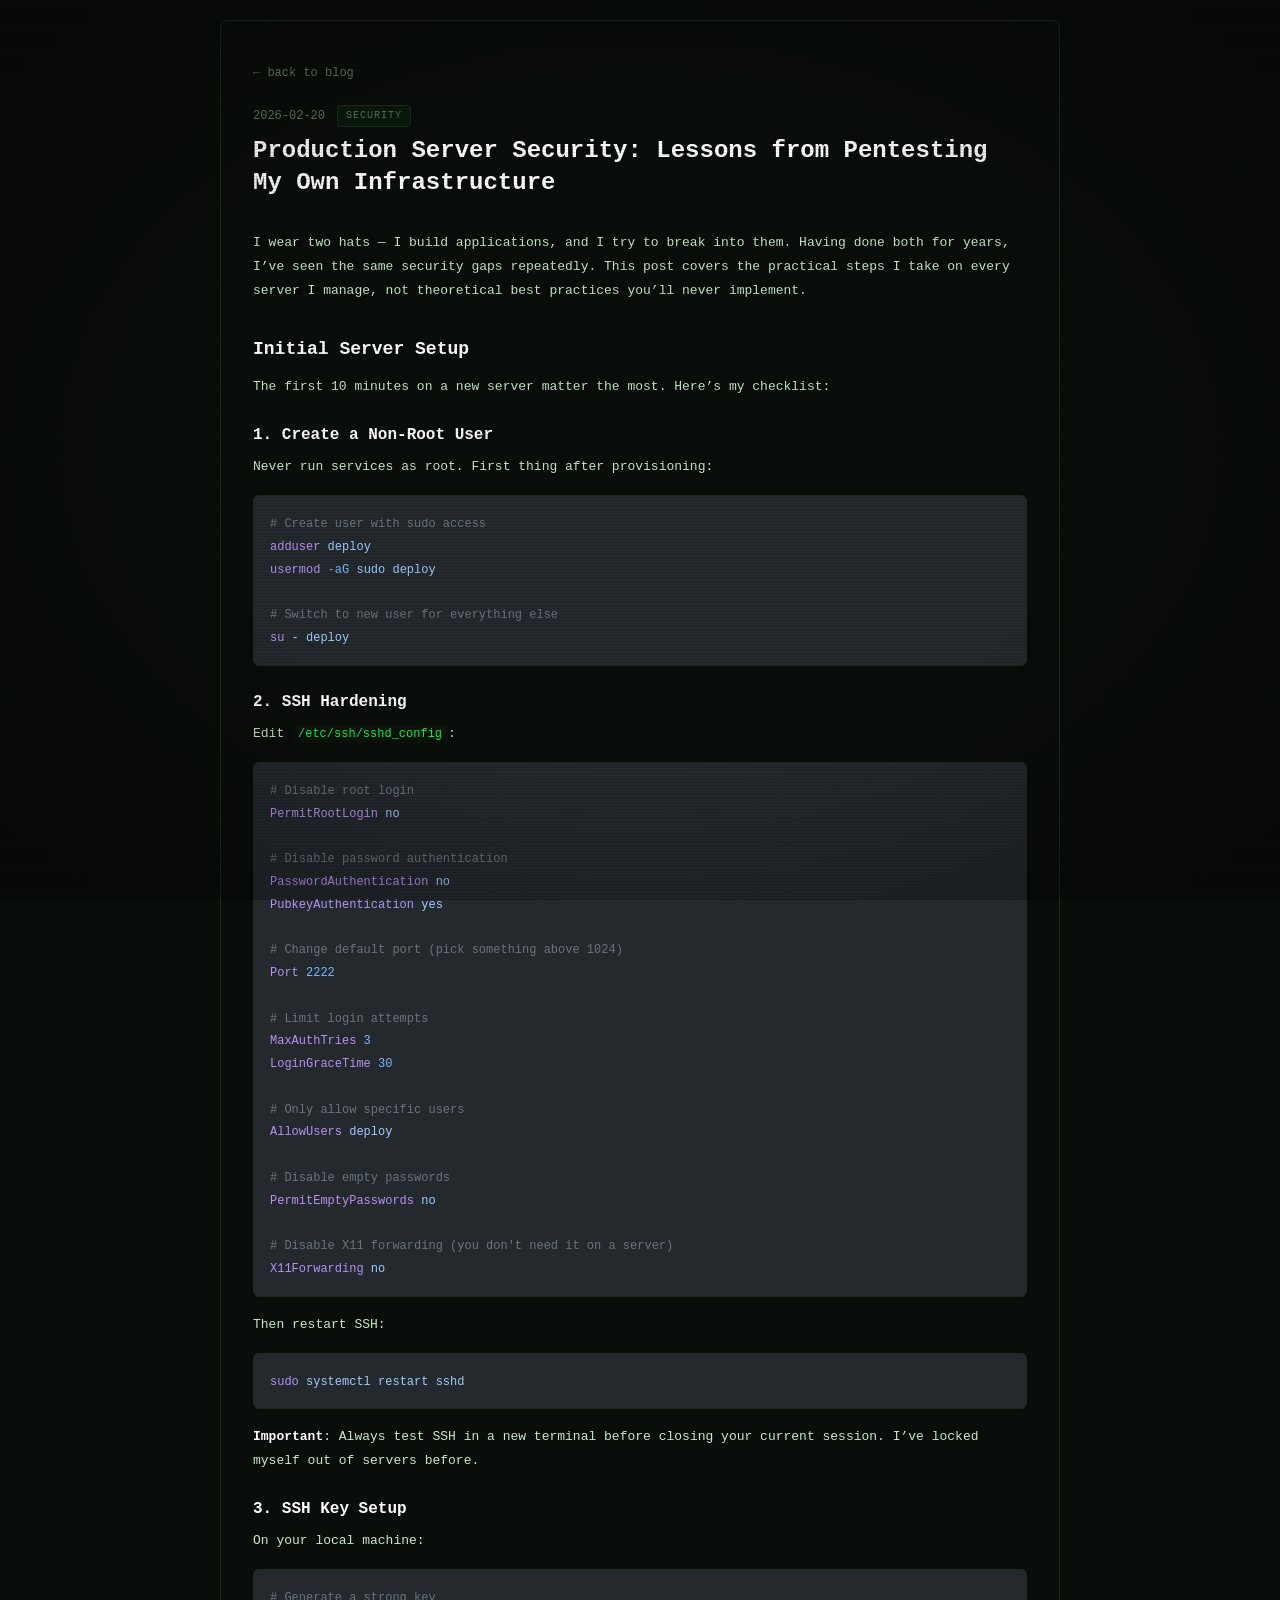
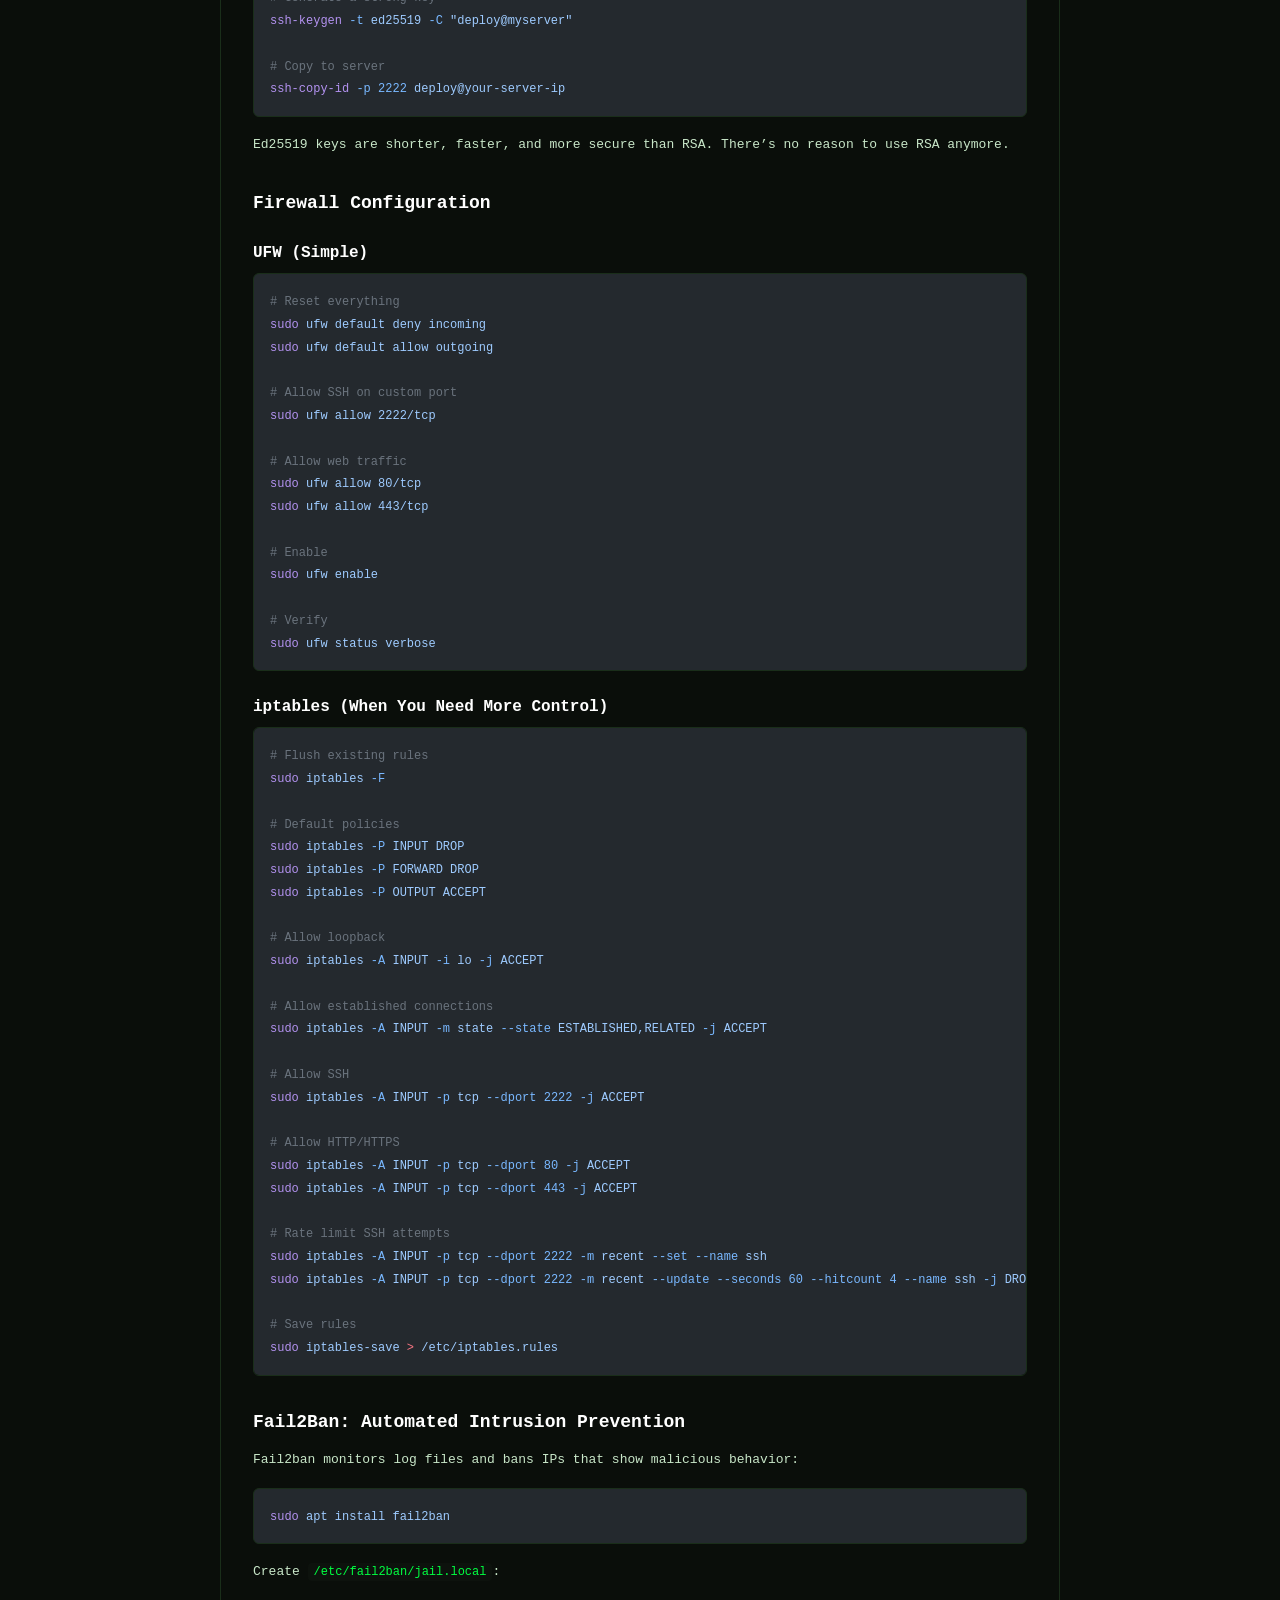
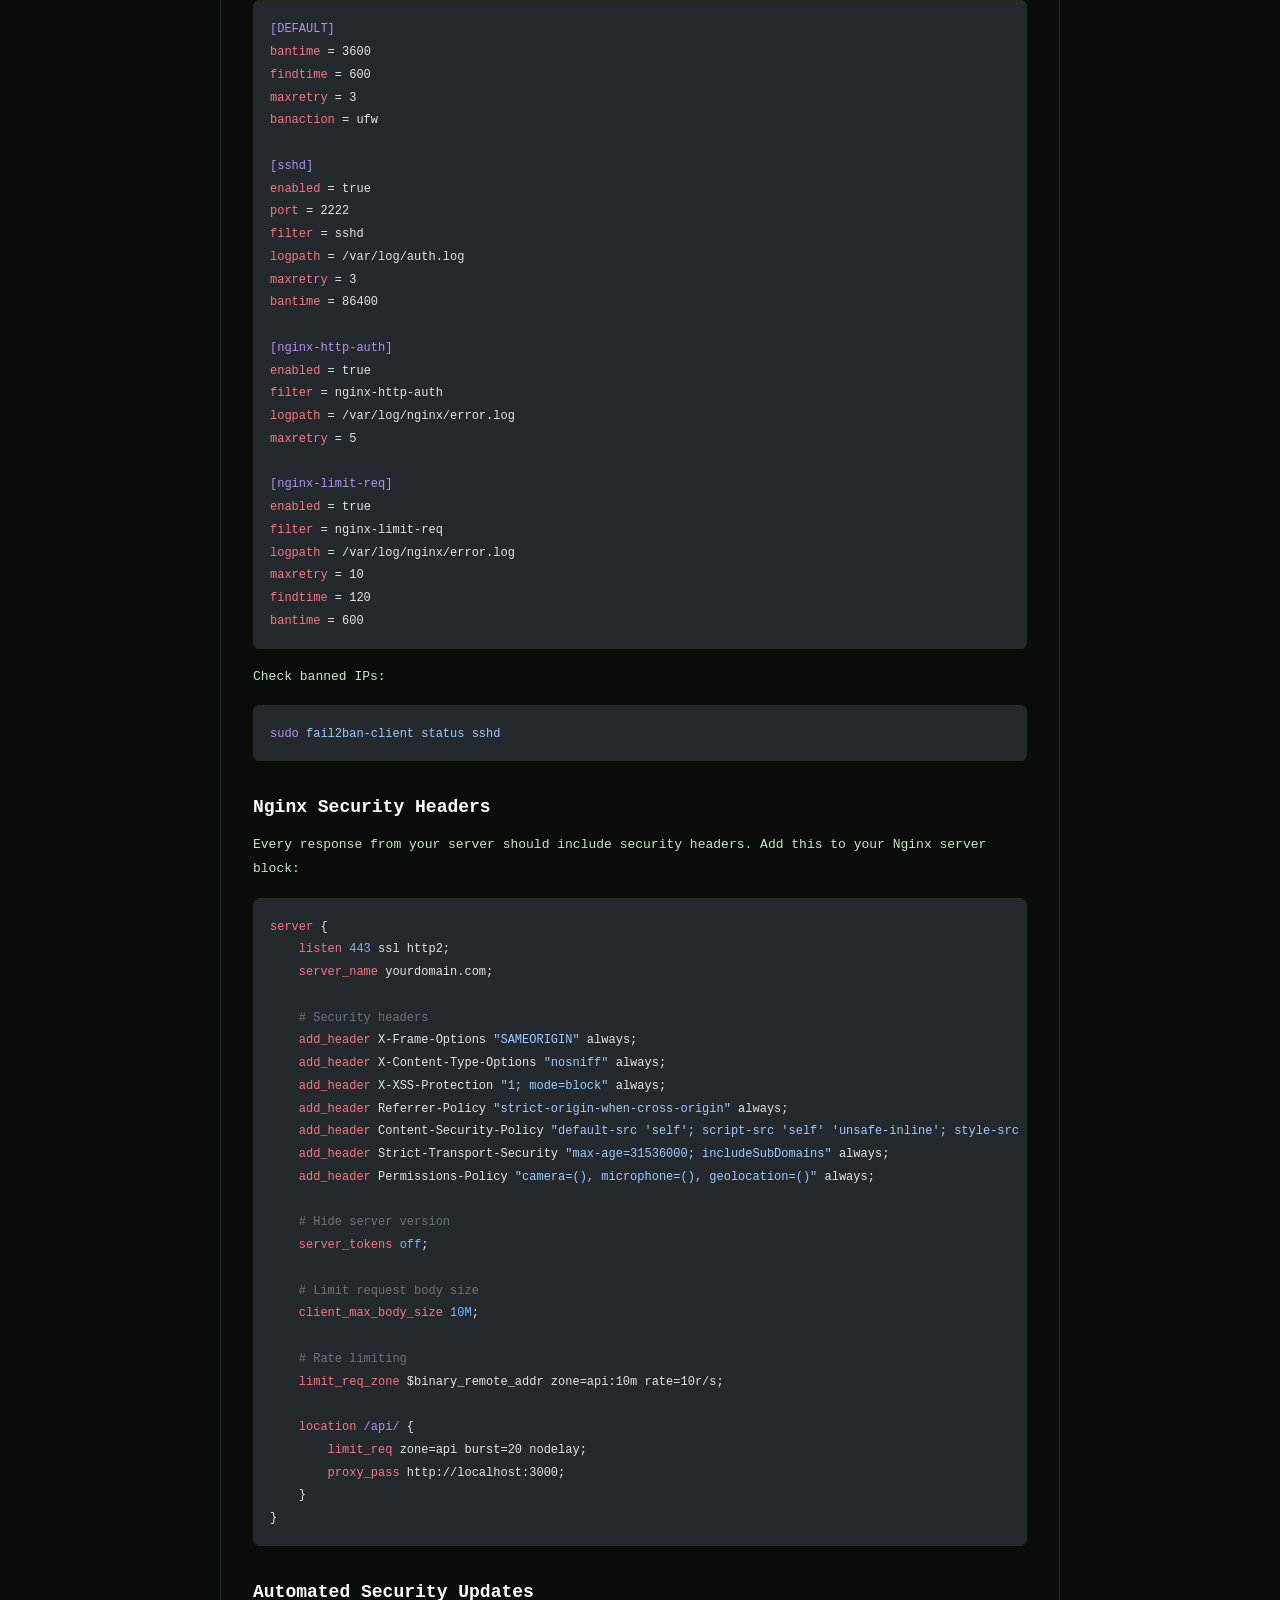
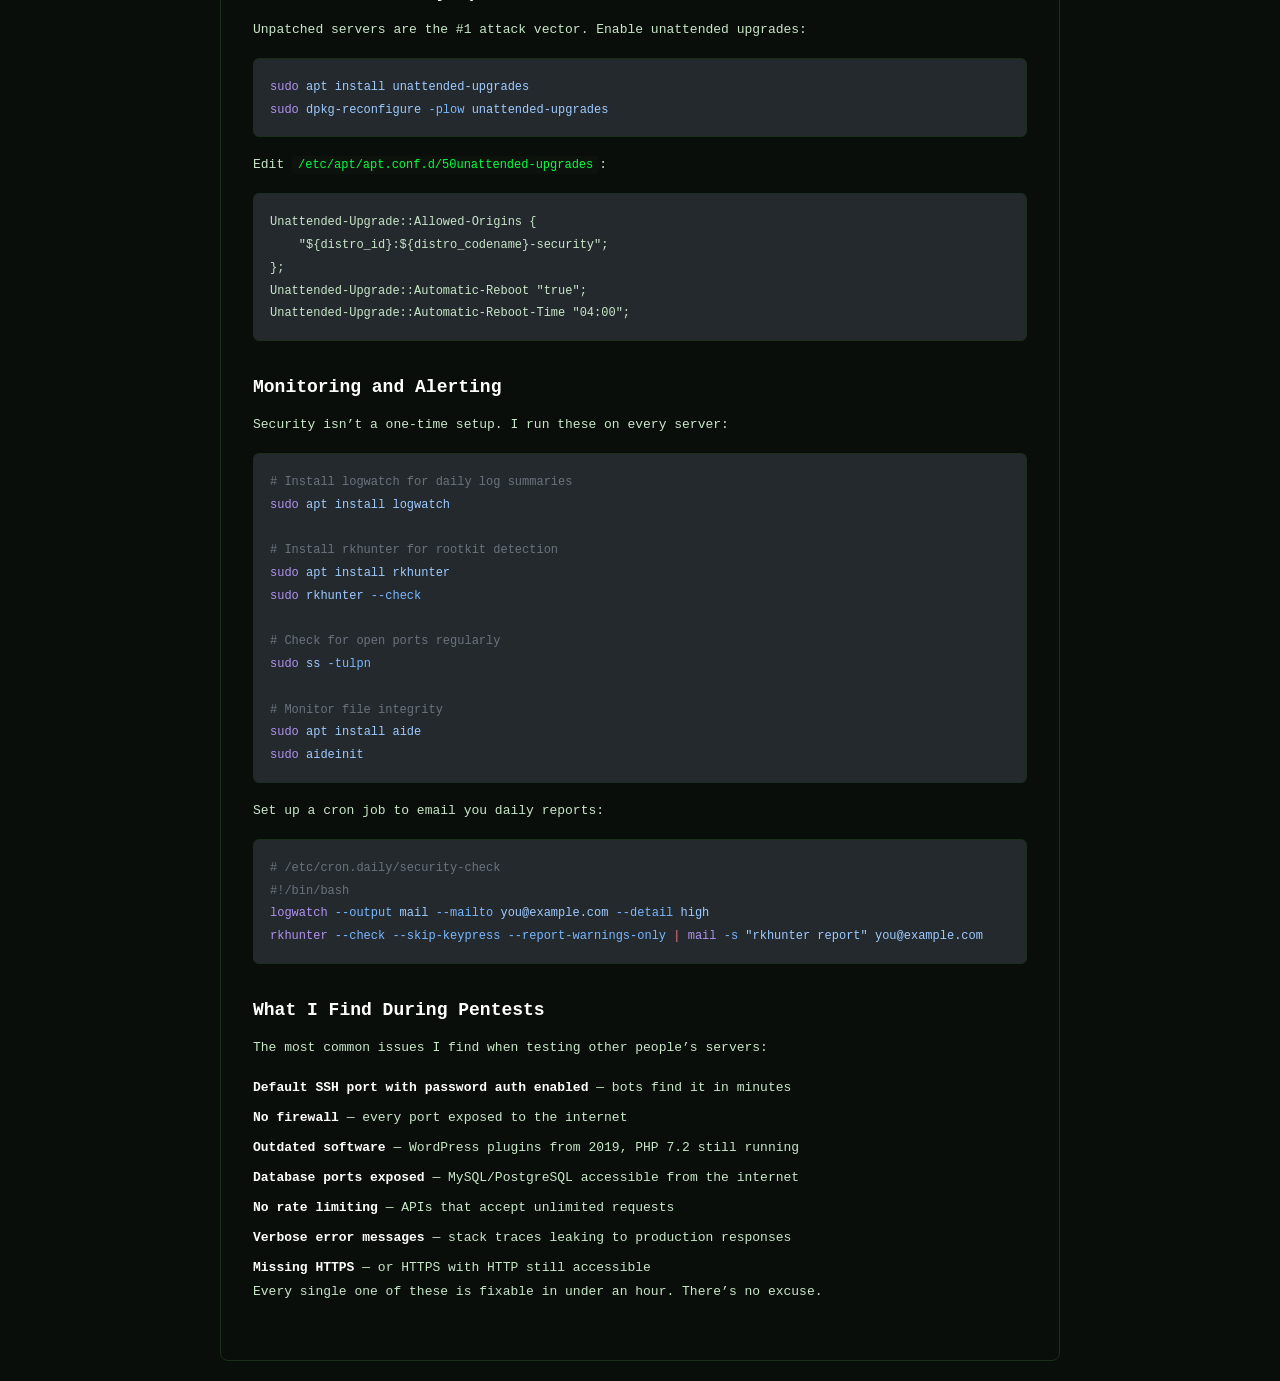
<file: blog/server-security-basics/index.html>
<!DOCTYPE html><html lang="en"> <head><meta charset="UTF-8"><meta name="viewport" content="width=device-width, initial-scale=1.0"><link rel="icon" type="image/svg+xml" href="/favicon.svg"><link rel="icon" href="/favicon.ico"><link rel="preconnect" href="https://fonts.googleapis.com"><link rel="preconnect" href="https://fonts.gstatic.com" crossorigin><link href="https://fonts.googleapis.com/css2?family=JetBrains+Mono:wght@300;400;500;600;700&display=swap" rel="stylesheet"><!-- Primary Meta --><meta name="description" content="Practical server hardening techniques I apply after years of penetration testing and managing production Linux servers."><meta name="author" content="Ruban S"><meta name="keywords" content="security"><!-- Open Graph --><meta property="og:type" content="article"><meta property="og:url" content="https://ruban.dev/blog/server-security-basics/"><meta property="og:title" content="Production Server Security: Lessons from Pentesting My Own Infrastructure | Ruban S"><meta property="og:description" content="Practical server hardening techniques I apply after years of penetration testing and managing production Linux servers."><meta property="og:image" content="https://ruban.dev/favicon.svg"><meta property="og:site_name" content="Ruban S Portfolio"><meta property="article:published_time" content="2026-02-20T00:00:00.000Z"><meta property="article:author" content="Ruban S"><meta property="article:tag" content="security"><!-- Twitter --><meta name="twitter:card" content="summary"><meta name="twitter:title" content="Production Server Security: Lessons from Pentesting My Own Infrastructure | Ruban S"><meta name="twitter:description" content="Practical server hardening techniques I apply after years of penetration testing and managing production Linux servers."><meta name="twitter:image" content="https://ruban.dev/favicon.svg"><!-- Canonical --><link rel="canonical" href="https://ruban.dev/blog/server-security-basics/"><meta http-equiv="X-Frame-Options" content="SAMEORIGIN"><meta http-equiv="X-Content-Type-Options" content="nosniff"><meta name="referrer" content="strict-origin-when-cross-origin"><meta http-equiv="Content-Security-Policy" content="default-src 'self'; font-src https://fonts.googleapis.com https://fonts.gstatic.com; style-src 'self' 'unsafe-inline'; script-src 'self' 'unsafe-inline'; img-src 'self' data:;"><title>Production Server Security: Lessons from Pentesting My Own Infrastructure | Ruban S</title><script>
      const saved = localStorage.getItem('theme');
      if (saved && saved !== 'green') document.documentElement.setAttribute('data-theme', saved);
    </script><link rel="stylesheet" href="/_astro/_astro_content.DfLi3KDt.css"></head> <body class="bg-term-bg text-term-text font-mono text-sm leading-relaxed min-h-screen overflow-x-hidden">  <div class="max-w-[880px] mx-auto px-5 py-5"> <div class="bg-term-bg border border-term-border rounded-lg px-8 py-10 max-sm:px-4 max-sm:py-6"> <a href="/blog" class="text-xs text-term-text-dim hover:text-term-green transition-colors mb-6 inline-block">← back to blog</a> <div class="mb-2 flex items-center gap-3"> <span class="text-xs text-term-text-dim tabular-nums">2026-02-20</span> <span class="text-[10px] text-term-text-dim uppercase tracking-widest px-2 py-0.5 rounded bg-term-green/5 border border-term-border">security</span> </div> <h1 class="text-2xl font-bold text-white mb-8">Production Server Security: Lessons from Pentesting My Own Infrastructure</h1> <article class="blog-content prose prose-invert prose-sm max-w-none
        [&_p]:text-term-text [&_p]:text-[13px] [&_p]:leading-[1.85] [&_p]:mb-4
        [&_h2]:text-white [&_h2]:text-lg [&_h2]:font-bold [&_h2]:mt-8 [&_h2]:mb-3
        [&_h3]:text-white [&_h3]:text-base [&_h3]:font-semibold [&_h3]:mt-6 [&_h3]:mb-2
        [&_ul]:space-y-1.5 [&_li]:text-term-text [&_li]:text-[13px] [&_li]:leading-[1.85]
        [&_ol]:space-y-1.5 [&_ol_li]:text-term-text [&_ol_li]:text-[13px]
        [&_code]:text-term-green [&_code]:text-xs [&_code]:bg-term-card [&_code]:px-1.5 [&_code]:py-0.5 [&_code]:rounded
        [&_pre]:relative [&_pre]:bg-term-card [&_pre]:border [&_pre]:border-term-border [&_pre]:rounded-md [&_pre]:p-4 [&_pre]:overflow-x-auto [&_pre]:mb-4
        [&_pre_code]:bg-transparent [&_pre_code]:p-0 [&_pre_code]:text-term-text
        [&_a]:text-term-green [&_a]:no-underline [&_a]:hover:opacity-80
        [&_strong]:text-white
        [&_blockquote]:border-l-2 [&_blockquote]:border-term-green-dark [&_blockquote]:pl-4 [&_blockquote]:italic [&_blockquote]:text-term-text-dim
        [&_hr]:border-term-border [&_hr]:my-8
        [&_table]:w-full [&_th]:text-left [&_th]:text-term-green-dim [&_th]:text-xs [&_th]:pb-2 [&_th]:border-b [&_th]:border-term-border [&_td]:text-[13px] [&_td]:py-2 [&_td]:border-b [&_td]:border-term-border/50
      "> <p>I wear two hats — I build applications, and I try to break into them. Having done both for years, I’ve seen the same security gaps repeatedly. This post covers the practical steps I take on every server I manage, not theoretical best practices you’ll never implement.</p>
<h2 id="initial-server-setup">Initial Server Setup</h2>
<p>The first 10 minutes on a new server matter the most. Here’s my checklist:</p>
<h3 id="1-create-a-non-root-user">1. Create a Non-Root User</h3>
<p>Never run services as root. First thing after provisioning:</p>
<pre class="astro-code github-dark" style="background-color:#24292e;color:#e1e4e8; overflow-x: auto;" tabindex="0" data-language="bash"><code><span class="line"><span style="color:#6A737D"># Create user with sudo access</span></span>
<span class="line"><span style="color:#B392F0">adduser</span><span style="color:#9ECBFF"> deploy</span></span>
<span class="line"><span style="color:#B392F0">usermod</span><span style="color:#79B8FF"> -aG</span><span style="color:#9ECBFF"> sudo</span><span style="color:#9ECBFF"> deploy</span></span>
<span class="line"></span>
<span class="line"><span style="color:#6A737D"># Switch to new user for everything else</span></span>
<span class="line"><span style="color:#B392F0">su</span><span style="color:#9ECBFF"> -</span><span style="color:#9ECBFF"> deploy</span></span></code></pre>
<h3 id="2-ssh-hardening">2. SSH Hardening</h3>
<p>Edit <code>/etc/ssh/sshd_config</code>:</p>
<pre class="astro-code github-dark" style="background-color:#24292e;color:#e1e4e8; overflow-x: auto;" tabindex="0" data-language="bash"><code><span class="line"><span style="color:#6A737D"># Disable root login</span></span>
<span class="line"><span style="color:#B392F0">PermitRootLogin</span><span style="color:#9ECBFF"> no</span></span>
<span class="line"></span>
<span class="line"><span style="color:#6A737D"># Disable password authentication</span></span>
<span class="line"><span style="color:#B392F0">PasswordAuthentication</span><span style="color:#9ECBFF"> no</span></span>
<span class="line"><span style="color:#B392F0">PubkeyAuthentication</span><span style="color:#9ECBFF"> yes</span></span>
<span class="line"></span>
<span class="line"><span style="color:#6A737D"># Change default port (pick something above 1024)</span></span>
<span class="line"><span style="color:#B392F0">Port</span><span style="color:#79B8FF"> 2222</span></span>
<span class="line"></span>
<span class="line"><span style="color:#6A737D"># Limit login attempts</span></span>
<span class="line"><span style="color:#B392F0">MaxAuthTries</span><span style="color:#79B8FF"> 3</span></span>
<span class="line"><span style="color:#B392F0">LoginGraceTime</span><span style="color:#79B8FF"> 30</span></span>
<span class="line"></span>
<span class="line"><span style="color:#6A737D"># Only allow specific users</span></span>
<span class="line"><span style="color:#B392F0">AllowUsers</span><span style="color:#9ECBFF"> deploy</span></span>
<span class="line"></span>
<span class="line"><span style="color:#6A737D"># Disable empty passwords</span></span>
<span class="line"><span style="color:#B392F0">PermitEmptyPasswords</span><span style="color:#9ECBFF"> no</span></span>
<span class="line"></span>
<span class="line"><span style="color:#6A737D"># Disable X11 forwarding (you don't need it on a server)</span></span>
<span class="line"><span style="color:#B392F0">X11Forwarding</span><span style="color:#9ECBFF"> no</span></span></code></pre>
<p>Then restart SSH:</p>
<pre class="astro-code github-dark" style="background-color:#24292e;color:#e1e4e8; overflow-x: auto;" tabindex="0" data-language="bash"><code><span class="line"><span style="color:#B392F0">sudo</span><span style="color:#9ECBFF"> systemctl</span><span style="color:#9ECBFF"> restart</span><span style="color:#9ECBFF"> sshd</span></span></code></pre>
<p><strong>Important</strong>: Always test SSH in a new terminal before closing your current session. I’ve locked myself out of servers before.</p>
<h3 id="3-ssh-key-setup">3. SSH Key Setup</h3>
<p>On your local machine:</p>
<pre class="astro-code github-dark" style="background-color:#24292e;color:#e1e4e8; overflow-x: auto;" tabindex="0" data-language="bash"><code><span class="line"><span style="color:#6A737D"># Generate a strong key</span></span>
<span class="line"><span style="color:#B392F0">ssh-keygen</span><span style="color:#79B8FF"> -t</span><span style="color:#9ECBFF"> ed25519</span><span style="color:#79B8FF"> -C</span><span style="color:#9ECBFF"> "deploy@myserver"</span></span>
<span class="line"></span>
<span class="line"><span style="color:#6A737D"># Copy to server</span></span>
<span class="line"><span style="color:#B392F0">ssh-copy-id</span><span style="color:#79B8FF"> -p</span><span style="color:#79B8FF"> 2222</span><span style="color:#9ECBFF"> deploy@your-server-ip</span></span></code></pre>
<p>Ed25519 keys are shorter, faster, and more secure than RSA. There’s no reason to use RSA anymore.</p>
<h2 id="firewall-configuration">Firewall Configuration</h2>
<h3 id="ufw-simple">UFW (Simple)</h3>
<pre class="astro-code github-dark" style="background-color:#24292e;color:#e1e4e8; overflow-x: auto;" tabindex="0" data-language="bash"><code><span class="line"><span style="color:#6A737D"># Reset everything</span></span>
<span class="line"><span style="color:#B392F0">sudo</span><span style="color:#9ECBFF"> ufw</span><span style="color:#9ECBFF"> default</span><span style="color:#9ECBFF"> deny</span><span style="color:#9ECBFF"> incoming</span></span>
<span class="line"><span style="color:#B392F0">sudo</span><span style="color:#9ECBFF"> ufw</span><span style="color:#9ECBFF"> default</span><span style="color:#9ECBFF"> allow</span><span style="color:#9ECBFF"> outgoing</span></span>
<span class="line"></span>
<span class="line"><span style="color:#6A737D"># Allow SSH on custom port</span></span>
<span class="line"><span style="color:#B392F0">sudo</span><span style="color:#9ECBFF"> ufw</span><span style="color:#9ECBFF"> allow</span><span style="color:#9ECBFF"> 2222/tcp</span></span>
<span class="line"></span>
<span class="line"><span style="color:#6A737D"># Allow web traffic</span></span>
<span class="line"><span style="color:#B392F0">sudo</span><span style="color:#9ECBFF"> ufw</span><span style="color:#9ECBFF"> allow</span><span style="color:#9ECBFF"> 80/tcp</span></span>
<span class="line"><span style="color:#B392F0">sudo</span><span style="color:#9ECBFF"> ufw</span><span style="color:#9ECBFF"> allow</span><span style="color:#9ECBFF"> 443/tcp</span></span>
<span class="line"></span>
<span class="line"><span style="color:#6A737D"># Enable</span></span>
<span class="line"><span style="color:#B392F0">sudo</span><span style="color:#9ECBFF"> ufw</span><span style="color:#9ECBFF"> enable</span></span>
<span class="line"></span>
<span class="line"><span style="color:#6A737D"># Verify</span></span>
<span class="line"><span style="color:#B392F0">sudo</span><span style="color:#9ECBFF"> ufw</span><span style="color:#9ECBFF"> status</span><span style="color:#9ECBFF"> verbose</span></span></code></pre>
<h3 id="iptables-when-you-need-more-control">iptables (When You Need More Control)</h3>
<pre class="astro-code github-dark" style="background-color:#24292e;color:#e1e4e8; overflow-x: auto;" tabindex="0" data-language="bash"><code><span class="line"><span style="color:#6A737D"># Flush existing rules</span></span>
<span class="line"><span style="color:#B392F0">sudo</span><span style="color:#9ECBFF"> iptables</span><span style="color:#79B8FF"> -F</span></span>
<span class="line"></span>
<span class="line"><span style="color:#6A737D"># Default policies</span></span>
<span class="line"><span style="color:#B392F0">sudo</span><span style="color:#9ECBFF"> iptables</span><span style="color:#79B8FF"> -P</span><span style="color:#9ECBFF"> INPUT</span><span style="color:#9ECBFF"> DROP</span></span>
<span class="line"><span style="color:#B392F0">sudo</span><span style="color:#9ECBFF"> iptables</span><span style="color:#79B8FF"> -P</span><span style="color:#9ECBFF"> FORWARD</span><span style="color:#9ECBFF"> DROP</span></span>
<span class="line"><span style="color:#B392F0">sudo</span><span style="color:#9ECBFF"> iptables</span><span style="color:#79B8FF"> -P</span><span style="color:#9ECBFF"> OUTPUT</span><span style="color:#9ECBFF"> ACCEPT</span></span>
<span class="line"></span>
<span class="line"><span style="color:#6A737D"># Allow loopback</span></span>
<span class="line"><span style="color:#B392F0">sudo</span><span style="color:#9ECBFF"> iptables</span><span style="color:#79B8FF"> -A</span><span style="color:#9ECBFF"> INPUT</span><span style="color:#79B8FF"> -i</span><span style="color:#9ECBFF"> lo</span><span style="color:#79B8FF"> -j</span><span style="color:#9ECBFF"> ACCEPT</span></span>
<span class="line"></span>
<span class="line"><span style="color:#6A737D"># Allow established connections</span></span>
<span class="line"><span style="color:#B392F0">sudo</span><span style="color:#9ECBFF"> iptables</span><span style="color:#79B8FF"> -A</span><span style="color:#9ECBFF"> INPUT</span><span style="color:#79B8FF"> -m</span><span style="color:#9ECBFF"> state</span><span style="color:#79B8FF"> --state</span><span style="color:#9ECBFF"> ESTABLISHED,RELATED</span><span style="color:#79B8FF"> -j</span><span style="color:#9ECBFF"> ACCEPT</span></span>
<span class="line"></span>
<span class="line"><span style="color:#6A737D"># Allow SSH</span></span>
<span class="line"><span style="color:#B392F0">sudo</span><span style="color:#9ECBFF"> iptables</span><span style="color:#79B8FF"> -A</span><span style="color:#9ECBFF"> INPUT</span><span style="color:#79B8FF"> -p</span><span style="color:#9ECBFF"> tcp</span><span style="color:#79B8FF"> --dport</span><span style="color:#79B8FF"> 2222</span><span style="color:#79B8FF"> -j</span><span style="color:#9ECBFF"> ACCEPT</span></span>
<span class="line"></span>
<span class="line"><span style="color:#6A737D"># Allow HTTP/HTTPS</span></span>
<span class="line"><span style="color:#B392F0">sudo</span><span style="color:#9ECBFF"> iptables</span><span style="color:#79B8FF"> -A</span><span style="color:#9ECBFF"> INPUT</span><span style="color:#79B8FF"> -p</span><span style="color:#9ECBFF"> tcp</span><span style="color:#79B8FF"> --dport</span><span style="color:#79B8FF"> 80</span><span style="color:#79B8FF"> -j</span><span style="color:#9ECBFF"> ACCEPT</span></span>
<span class="line"><span style="color:#B392F0">sudo</span><span style="color:#9ECBFF"> iptables</span><span style="color:#79B8FF"> -A</span><span style="color:#9ECBFF"> INPUT</span><span style="color:#79B8FF"> -p</span><span style="color:#9ECBFF"> tcp</span><span style="color:#79B8FF"> --dport</span><span style="color:#79B8FF"> 443</span><span style="color:#79B8FF"> -j</span><span style="color:#9ECBFF"> ACCEPT</span></span>
<span class="line"></span>
<span class="line"><span style="color:#6A737D"># Rate limit SSH attempts</span></span>
<span class="line"><span style="color:#B392F0">sudo</span><span style="color:#9ECBFF"> iptables</span><span style="color:#79B8FF"> -A</span><span style="color:#9ECBFF"> INPUT</span><span style="color:#79B8FF"> -p</span><span style="color:#9ECBFF"> tcp</span><span style="color:#79B8FF"> --dport</span><span style="color:#79B8FF"> 2222</span><span style="color:#79B8FF"> -m</span><span style="color:#9ECBFF"> recent</span><span style="color:#79B8FF"> --set</span><span style="color:#79B8FF"> --name</span><span style="color:#9ECBFF"> ssh</span></span>
<span class="line"><span style="color:#B392F0">sudo</span><span style="color:#9ECBFF"> iptables</span><span style="color:#79B8FF"> -A</span><span style="color:#9ECBFF"> INPUT</span><span style="color:#79B8FF"> -p</span><span style="color:#9ECBFF"> tcp</span><span style="color:#79B8FF"> --dport</span><span style="color:#79B8FF"> 2222</span><span style="color:#79B8FF"> -m</span><span style="color:#9ECBFF"> recent</span><span style="color:#79B8FF"> --update</span><span style="color:#79B8FF"> --seconds</span><span style="color:#79B8FF"> 60</span><span style="color:#79B8FF"> --hitcount</span><span style="color:#79B8FF"> 4</span><span style="color:#79B8FF"> --name</span><span style="color:#9ECBFF"> ssh</span><span style="color:#79B8FF"> -j</span><span style="color:#9ECBFF"> DROP</span></span>
<span class="line"></span>
<span class="line"><span style="color:#6A737D"># Save rules</span></span>
<span class="line"><span style="color:#B392F0">sudo</span><span style="color:#9ECBFF"> iptables-save</span><span style="color:#F97583"> ></span><span style="color:#9ECBFF"> /etc/iptables.rules</span></span></code></pre>
<h2 id="fail2ban-automated-intrusion-prevention">Fail2Ban: Automated Intrusion Prevention</h2>
<p>Fail2ban monitors log files and bans IPs that show malicious behavior:</p>
<pre class="astro-code github-dark" style="background-color:#24292e;color:#e1e4e8; overflow-x: auto;" tabindex="0" data-language="bash"><code><span class="line"><span style="color:#B392F0">sudo</span><span style="color:#9ECBFF"> apt</span><span style="color:#9ECBFF"> install</span><span style="color:#9ECBFF"> fail2ban</span></span></code></pre>
<p>Create <code>/etc/fail2ban/jail.local</code>:</p>
<pre class="astro-code github-dark" style="background-color:#24292e;color:#e1e4e8; overflow-x: auto;" tabindex="0" data-language="ini"><code><span class="line"><span style="color:#B392F0">[DEFAULT]</span></span>
<span class="line"><span style="color:#F97583">bantime</span><span style="color:#E1E4E8"> = 3600</span></span>
<span class="line"><span style="color:#F97583">findtime</span><span style="color:#E1E4E8"> = 600</span></span>
<span class="line"><span style="color:#F97583">maxretry</span><span style="color:#E1E4E8"> = 3</span></span>
<span class="line"><span style="color:#F97583">banaction</span><span style="color:#E1E4E8"> = ufw</span></span>
<span class="line"></span>
<span class="line"><span style="color:#B392F0">[sshd]</span></span>
<span class="line"><span style="color:#F97583">enabled</span><span style="color:#E1E4E8"> = true</span></span>
<span class="line"><span style="color:#F97583">port</span><span style="color:#E1E4E8"> = 2222</span></span>
<span class="line"><span style="color:#F97583">filter</span><span style="color:#E1E4E8"> = sshd</span></span>
<span class="line"><span style="color:#F97583">logpath</span><span style="color:#E1E4E8"> = /var/log/auth.log</span></span>
<span class="line"><span style="color:#F97583">maxretry</span><span style="color:#E1E4E8"> = 3</span></span>
<span class="line"><span style="color:#F97583">bantime</span><span style="color:#E1E4E8"> = 86400</span></span>
<span class="line"></span>
<span class="line"><span style="color:#B392F0">[nginx-http-auth]</span></span>
<span class="line"><span style="color:#F97583">enabled</span><span style="color:#E1E4E8"> = true</span></span>
<span class="line"><span style="color:#F97583">filter</span><span style="color:#E1E4E8"> = nginx-http-auth</span></span>
<span class="line"><span style="color:#F97583">logpath</span><span style="color:#E1E4E8"> = /var/log/nginx/error.log</span></span>
<span class="line"><span style="color:#F97583">maxretry</span><span style="color:#E1E4E8"> = 5</span></span>
<span class="line"></span>
<span class="line"><span style="color:#B392F0">[nginx-limit-req]</span></span>
<span class="line"><span style="color:#F97583">enabled</span><span style="color:#E1E4E8"> = true</span></span>
<span class="line"><span style="color:#F97583">filter</span><span style="color:#E1E4E8"> = nginx-limit-req</span></span>
<span class="line"><span style="color:#F97583">logpath</span><span style="color:#E1E4E8"> = /var/log/nginx/error.log</span></span>
<span class="line"><span style="color:#F97583">maxretry</span><span style="color:#E1E4E8"> = 10</span></span>
<span class="line"><span style="color:#F97583">findtime</span><span style="color:#E1E4E8"> = 120</span></span>
<span class="line"><span style="color:#F97583">bantime</span><span style="color:#E1E4E8"> = 600</span></span></code></pre>
<p>Check banned IPs:</p>
<pre class="astro-code github-dark" style="background-color:#24292e;color:#e1e4e8; overflow-x: auto;" tabindex="0" data-language="bash"><code><span class="line"><span style="color:#B392F0">sudo</span><span style="color:#9ECBFF"> fail2ban-client</span><span style="color:#9ECBFF"> status</span><span style="color:#9ECBFF"> sshd</span></span></code></pre>
<h2 id="nginx-security-headers">Nginx Security Headers</h2>
<p>Every response from your server should include security headers. Add this to your Nginx server block:</p>
<pre class="astro-code github-dark" style="background-color:#24292e;color:#e1e4e8; overflow-x: auto;" tabindex="0" data-language="nginx"><code><span class="line"><span style="color:#F97583">server</span><span style="color:#E1E4E8"> {</span></span>
<span class="line"><span style="color:#F97583">    listen </span><span style="color:#79B8FF">443</span><span style="color:#E1E4E8"> ssl http2;</span></span>
<span class="line"><span style="color:#F97583">    server_name </span><span style="color:#E1E4E8">yourdomain.com;</span></span>
<span class="line"></span>
<span class="line"><span style="color:#6A737D">    # Security headers</span></span>
<span class="line"><span style="color:#F97583">    add_header </span><span style="color:#E1E4E8">X-Frame-Options </span><span style="color:#9ECBFF">"SAMEORIGIN"</span><span style="color:#E1E4E8"> always;</span></span>
<span class="line"><span style="color:#F97583">    add_header </span><span style="color:#E1E4E8">X-Content-Type-Options </span><span style="color:#9ECBFF">"nosniff"</span><span style="color:#E1E4E8"> always;</span></span>
<span class="line"><span style="color:#F97583">    add_header </span><span style="color:#E1E4E8">X-XSS-Protection </span><span style="color:#9ECBFF">"1; mode=block"</span><span style="color:#E1E4E8"> always;</span></span>
<span class="line"><span style="color:#F97583">    add_header </span><span style="color:#E1E4E8">Referrer-Policy </span><span style="color:#9ECBFF">"strict-origin-when-cross-origin"</span><span style="color:#E1E4E8"> always;</span></span>
<span class="line"><span style="color:#F97583">    add_header </span><span style="color:#E1E4E8">Content-Security-Policy </span><span style="color:#9ECBFF">"default-src 'self'; script-src 'self' 'unsafe-inline'; style-src 'self' 'unsafe-inline'; img-src 'self' data: https:;"</span><span style="color:#E1E4E8"> always;</span></span>
<span class="line"><span style="color:#F97583">    add_header </span><span style="color:#E1E4E8">Strict-Transport-Security </span><span style="color:#9ECBFF">"max-age=31536000; includeSubDomains"</span><span style="color:#E1E4E8"> always;</span></span>
<span class="line"><span style="color:#F97583">    add_header </span><span style="color:#E1E4E8">Permissions-Policy </span><span style="color:#9ECBFF">"camera=(), microphone=(), geolocation=()"</span><span style="color:#E1E4E8"> always;</span></span>
<span class="line"></span>
<span class="line"><span style="color:#6A737D">    # Hide server version</span></span>
<span class="line"><span style="color:#F97583">    server_tokens </span><span style="color:#79B8FF">off</span><span style="color:#E1E4E8">;</span></span>
<span class="line"></span>
<span class="line"><span style="color:#6A737D">    # Limit request body size</span></span>
<span class="line"><span style="color:#F97583">    client_max_body_size </span><span style="color:#79B8FF">10M</span><span style="color:#E1E4E8">;</span></span>
<span class="line"></span>
<span class="line"><span style="color:#6A737D">    # Rate limiting</span></span>
<span class="line"><span style="color:#F97583">    limit_req_zone </span><span style="color:#E1E4E8">$binary_remote_addr zone=api:10m rate=10r/s;</span></span>
<span class="line"></span>
<span class="line"><span style="color:#F97583">    location</span><span style="color:#B392F0"> /api/ </span><span style="color:#E1E4E8">{</span></span>
<span class="line"><span style="color:#F97583">        limit_req </span><span style="color:#E1E4E8">zone=api burst=20 nodelay;</span></span>
<span class="line"><span style="color:#F97583">        proxy_pass </span><span style="color:#E1E4E8">http://localhost:3000;</span></span>
<span class="line"><span style="color:#E1E4E8">    }</span></span>
<span class="line"><span style="color:#E1E4E8">}</span></span></code></pre>
<h2 id="automated-security-updates">Automated Security Updates</h2>
<p>Unpatched servers are the #1 attack vector. Enable unattended upgrades:</p>
<pre class="astro-code github-dark" style="background-color:#24292e;color:#e1e4e8; overflow-x: auto;" tabindex="0" data-language="bash"><code><span class="line"><span style="color:#B392F0">sudo</span><span style="color:#9ECBFF"> apt</span><span style="color:#9ECBFF"> install</span><span style="color:#9ECBFF"> unattended-upgrades</span></span>
<span class="line"><span style="color:#B392F0">sudo</span><span style="color:#9ECBFF"> dpkg-reconfigure</span><span style="color:#79B8FF"> -plow</span><span style="color:#9ECBFF"> unattended-upgrades</span></span></code></pre>
<p>Edit <code>/etc/apt/apt.conf.d/50unattended-upgrades</code>:</p>
<pre class="astro-code github-dark" style="background-color:#24292e;color:#e1e4e8; overflow-x: auto;" tabindex="0" data-language="plaintext"><code><span class="line"><span>Unattended-Upgrade::Allowed-Origins {</span></span>
<span class="line"><span>    "${distro_id}:${distro_codename}-security";</span></span>
<span class="line"><span>};</span></span>
<span class="line"><span>Unattended-Upgrade::Automatic-Reboot "true";</span></span>
<span class="line"><span>Unattended-Upgrade::Automatic-Reboot-Time "04:00";</span></span></code></pre>
<h2 id="monitoring-and-alerting">Monitoring and Alerting</h2>
<p>Security isn’t a one-time setup. I run these on every server:</p>
<pre class="astro-code github-dark" style="background-color:#24292e;color:#e1e4e8; overflow-x: auto;" tabindex="0" data-language="bash"><code><span class="line"><span style="color:#6A737D"># Install logwatch for daily log summaries</span></span>
<span class="line"><span style="color:#B392F0">sudo</span><span style="color:#9ECBFF"> apt</span><span style="color:#9ECBFF"> install</span><span style="color:#9ECBFF"> logwatch</span></span>
<span class="line"></span>
<span class="line"><span style="color:#6A737D"># Install rkhunter for rootkit detection</span></span>
<span class="line"><span style="color:#B392F0">sudo</span><span style="color:#9ECBFF"> apt</span><span style="color:#9ECBFF"> install</span><span style="color:#9ECBFF"> rkhunter</span></span>
<span class="line"><span style="color:#B392F0">sudo</span><span style="color:#9ECBFF"> rkhunter</span><span style="color:#79B8FF"> --check</span></span>
<span class="line"></span>
<span class="line"><span style="color:#6A737D"># Check for open ports regularly</span></span>
<span class="line"><span style="color:#B392F0">sudo</span><span style="color:#9ECBFF"> ss</span><span style="color:#79B8FF"> -tulpn</span></span>
<span class="line"></span>
<span class="line"><span style="color:#6A737D"># Monitor file integrity</span></span>
<span class="line"><span style="color:#B392F0">sudo</span><span style="color:#9ECBFF"> apt</span><span style="color:#9ECBFF"> install</span><span style="color:#9ECBFF"> aide</span></span>
<span class="line"><span style="color:#B392F0">sudo</span><span style="color:#9ECBFF"> aideinit</span></span></code></pre>
<p>Set up a cron job to email you daily reports:</p>
<pre class="astro-code github-dark" style="background-color:#24292e;color:#e1e4e8; overflow-x: auto;" tabindex="0" data-language="bash"><code><span class="line"><span style="color:#6A737D"># /etc/cron.daily/security-check</span></span>
<span class="line"><span style="color:#6A737D">#!/bin/bash</span></span>
<span class="line"><span style="color:#B392F0">logwatch</span><span style="color:#79B8FF"> --output</span><span style="color:#9ECBFF"> mail</span><span style="color:#79B8FF"> --mailto</span><span style="color:#9ECBFF"> you@example.com</span><span style="color:#79B8FF"> --detail</span><span style="color:#9ECBFF"> high</span></span>
<span class="line"><span style="color:#B392F0">rkhunter</span><span style="color:#79B8FF"> --check</span><span style="color:#79B8FF"> --skip-keypress</span><span style="color:#79B8FF"> --report-warnings-only</span><span style="color:#F97583"> |</span><span style="color:#B392F0"> mail</span><span style="color:#79B8FF"> -s</span><span style="color:#9ECBFF"> "rkhunter report"</span><span style="color:#9ECBFF"> you@example.com</span></span></code></pre>
<h2 id="what-i-find-during-pentests">What I Find During Pentests</h2>
<p>The most common issues I find when testing other people’s servers:</p>
<ol>
<li><strong>Default SSH port with password auth enabled</strong> — bots find it in minutes</li>
<li><strong>No firewall</strong> — every port exposed to the internet</li>
<li><strong>Outdated software</strong> — WordPress plugins from 2019, PHP 7.2 still running</li>
<li><strong>Database ports exposed</strong> — MySQL/PostgreSQL accessible from the internet</li>
<li><strong>No rate limiting</strong> — APIs that accept unlimited requests</li>
<li><strong>Verbose error messages</strong> — stack traces leaking to production responses</li>
<li><strong>Missing HTTPS</strong> — or HTTPS with HTTP still accessible</li>
</ol>
<p>Every single one of these is fixable in under an hour. There’s no excuse.</p> </article> </div> </div>  <script type="module">const s=new IntersectionObserver(e=>{e.forEach(r=>{r.isIntersecting&&r.target.classList.add("visible")})},{threshold:.1});document.querySelectorAll(".reveal").forEach(e=>s.observe(e));</script> <script type="module">const c=["ArrowUp","ArrowUp","ArrowDown","ArrowDown","ArrowLeft","ArrowRight","ArrowLeft","ArrowRight","b","a"];let o=[];document.addEventListener("keydown",t=>{window.__snakeActive||(o.push(t.key),o.length>c.length&&o.shift(),o.length===c.length&&o.every((e,i)=>e===c[i])&&(o=[],y()))});function y(){const t=document.createElement("canvas");t.style.cssText="position:fixed;inset:0;z-index:9999;pointer-events:none;",document.body.appendChild(t);const e=t.getContext("2d");t.width=window.innerWidth,t.height=window.innerHeight;const i="ABCDEFGHIJKLMNOPQRSTUVWXYZabcdefghijklmnopqrstuvwxyz0123456789@#$%^&*(){}[]|;:<>?/~",r=14,g=Math.floor(t.width/r),l=new Array(g).fill(0).map(()=>Math.random()*-50);let s=0,f=!1,h=!1;const m=performance.now();function d(){s=(performance.now()-m)/1e3,e.fillStyle="rgba(10, 14, 10, 0.05)",e.fillRect(0,0,t.width,t.height),e.fillStyle="#00ff41",e.font=`${r}px monospace`;for(let n=0;n<l.length;n++){const a=i[Math.floor(Math.random()*i.length)],p=n*r,w=l[n]*r;Math.random()>.95?e.fillStyle="#ffffff":e.fillStyle=`rgba(0, 255, 65, ${.4+Math.random()*.6})`,e.fillText(a,p,w),w>t.height&&Math.random()>.975&&(l[n]=0),l[n]+=.5}if(s>5&&!f&&(f=!0),f){e.save(),e.fillStyle="rgba(10, 14, 10, 0.7)";const n=500,a=60;e.fillRect((t.width-n)/2,(t.height-a)/2,n,a),e.font="bold 24px monospace",e.fillStyle="#00ff41",e.textAlign="center",e.textBaseline="middle",e.shadowColor="#00ff41",e.shadowBlur=20,e.fillText("YOU FOUND THE SECRET",t.width/2,t.height/2),e.restore()}s>10&&!h&&(h=!0,t.style.transition="opacity 3s ease",t.style.opacity="0",setTimeout(()=>t.remove(),3e3)),h||requestAnimationFrame(d)}requestAnimationFrame(d)}</script> </body> </html> <script type="module">document.querySelectorAll(".blog-content pre").forEach(t=>{const r=document.createElement("div");r.className="relative group",t.parentNode?.insertBefore(r,t),r.appendChild(t);const e=document.createElement("button");e.className="absolute top-2 right-2 text-[10px] text-term-text-dim px-2 py-1 rounded border border-term-border bg-term-bg hover:text-term-green hover:border-term-green-dark transition-all opacity-0 group-hover:opacity-100",e.textContent="Copy",r.appendChild(e),e.addEventListener("click",async()=>{const o=t.querySelector("code");await navigator.clipboard.writeText(o?.textContent||""),e.textContent="Copied!",e.classList.add("text-term-green","border-term-green-dark"),setTimeout(()=>{e.textContent="Copy",e.classList.remove("text-term-green","border-term-green-dark")},1500)})});</script>
</file>
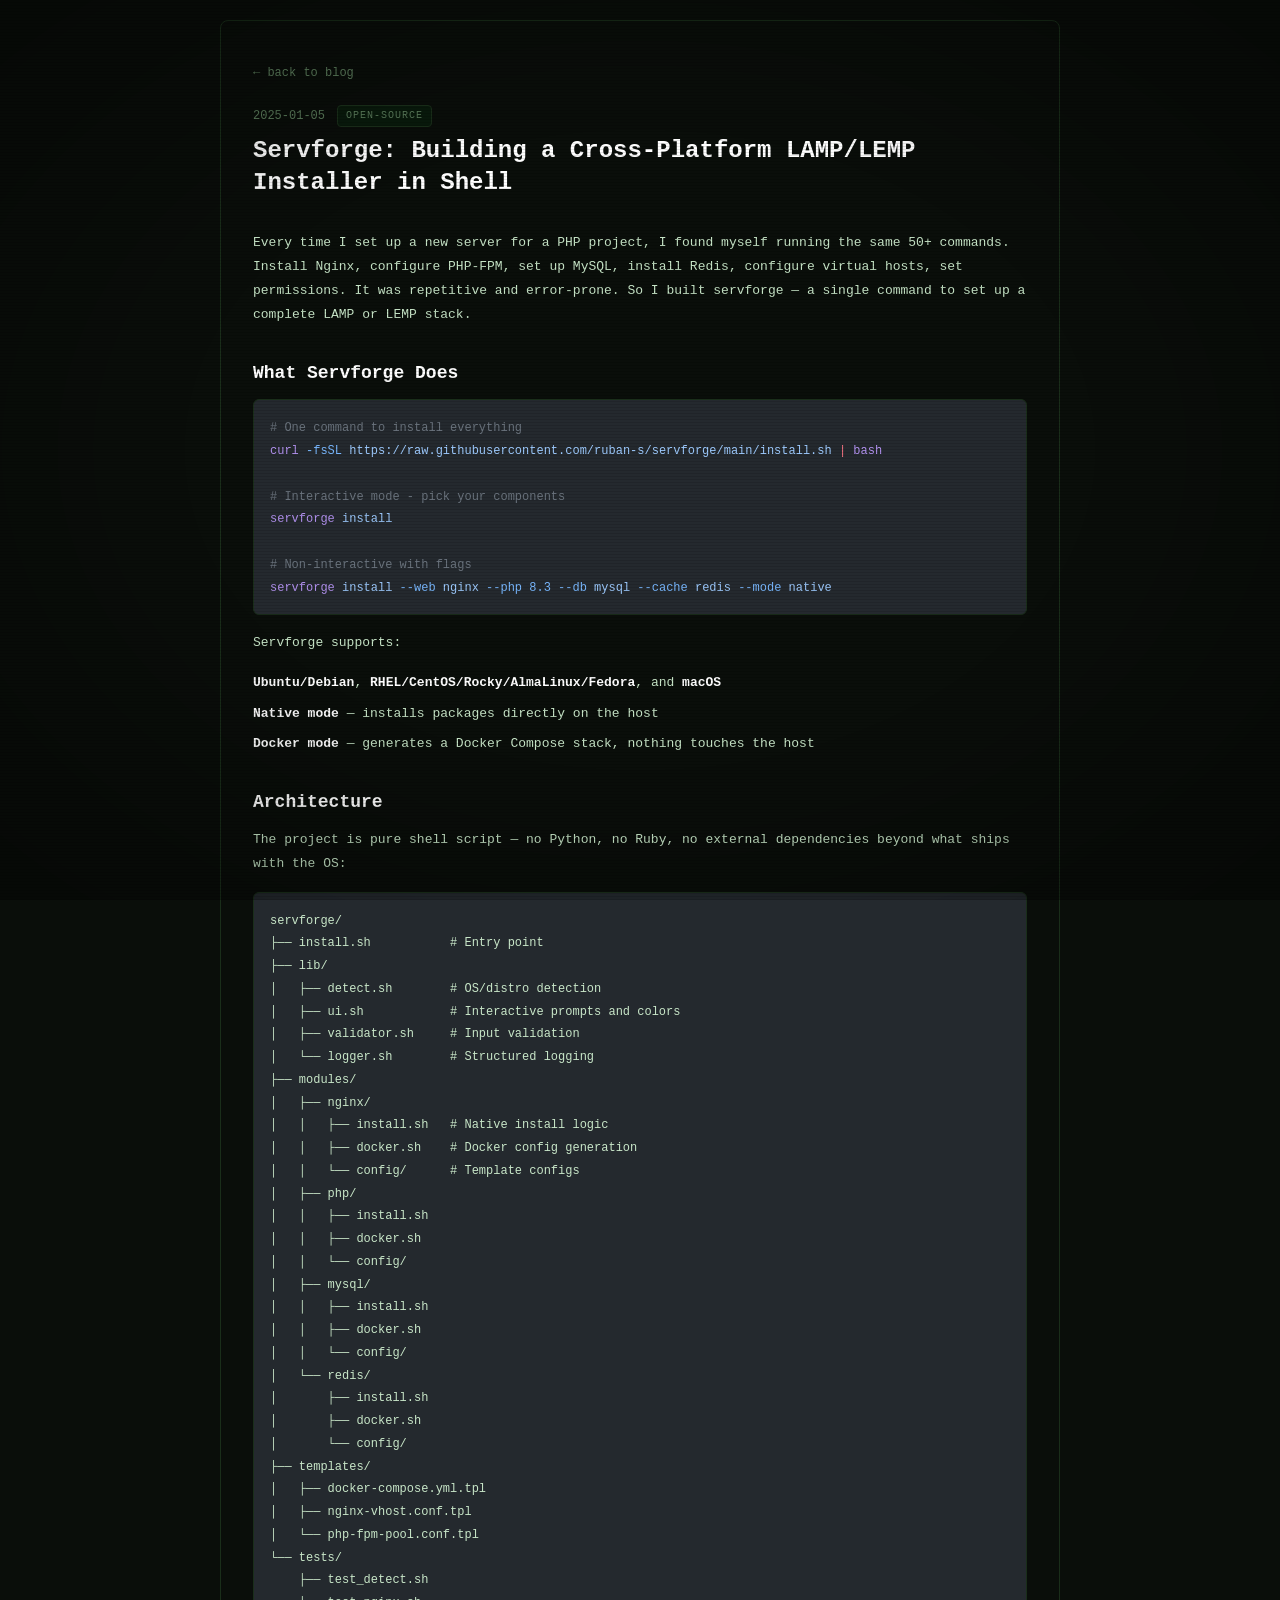
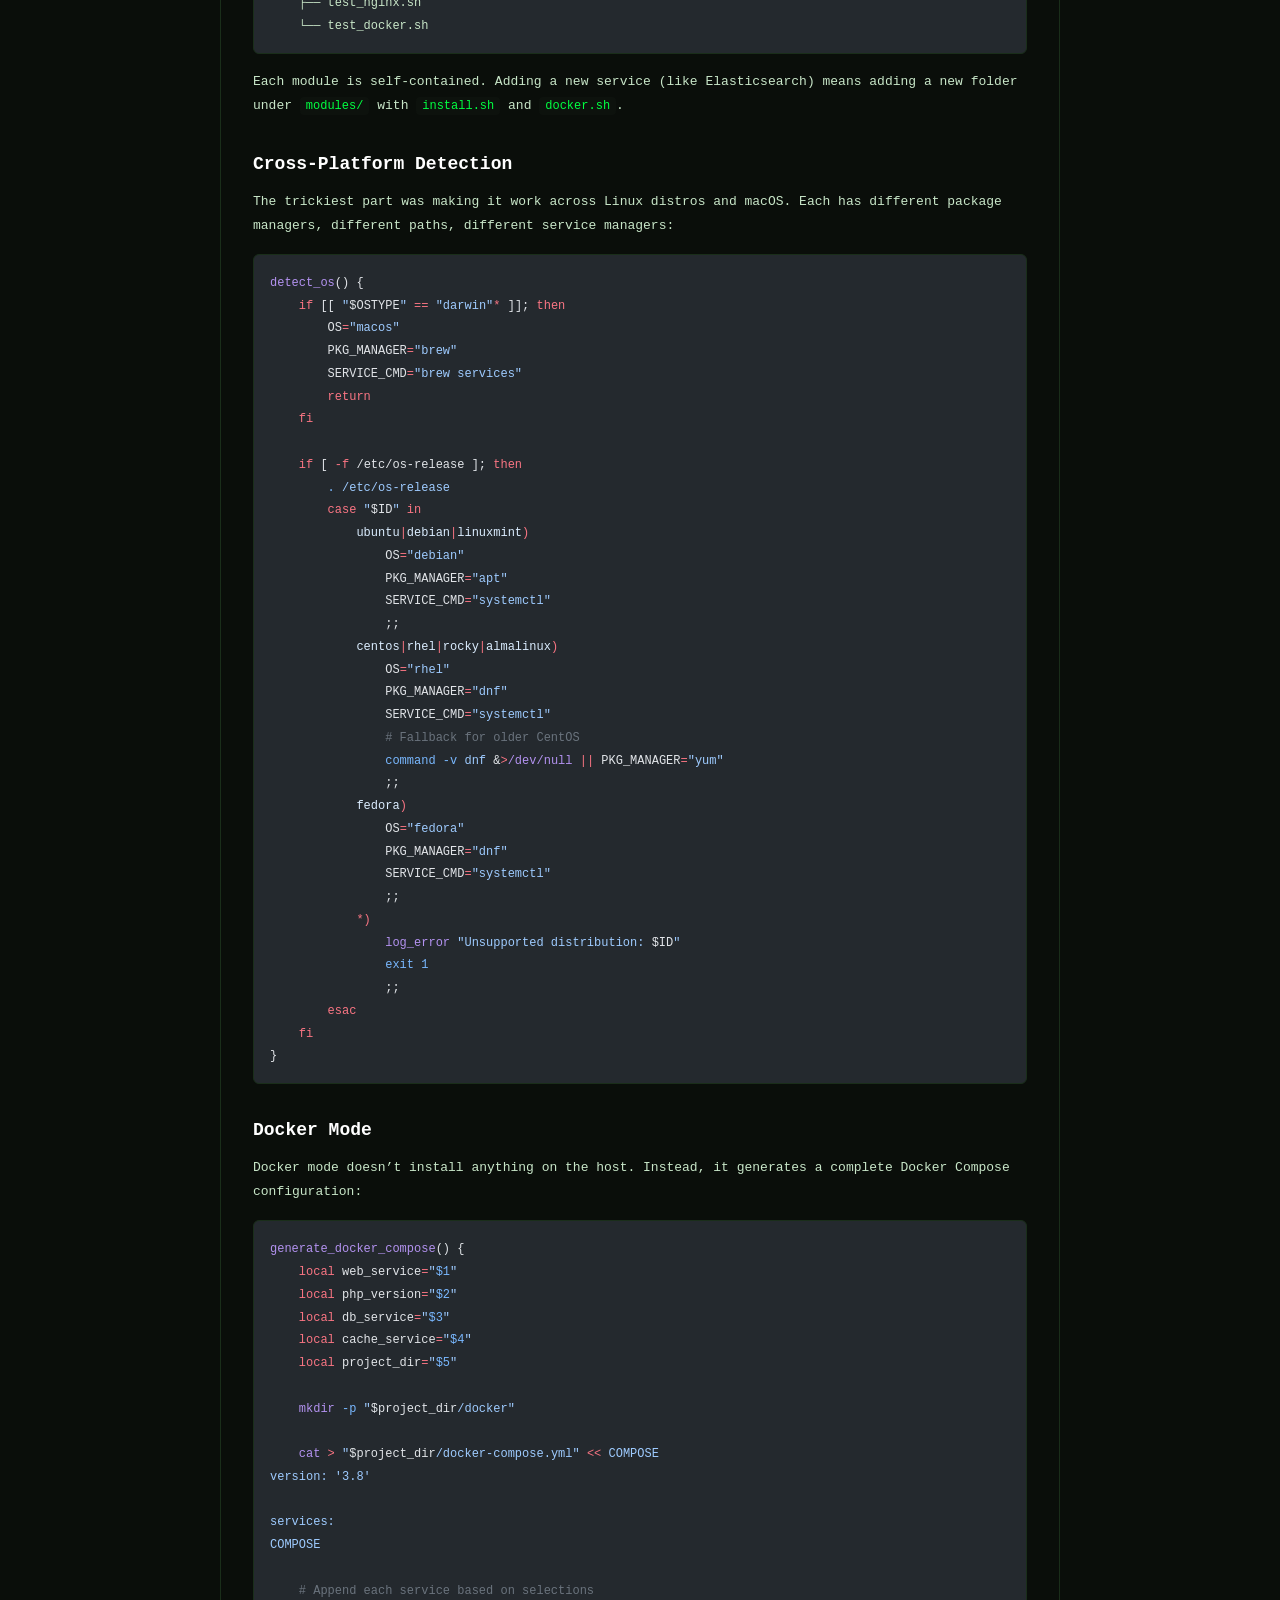
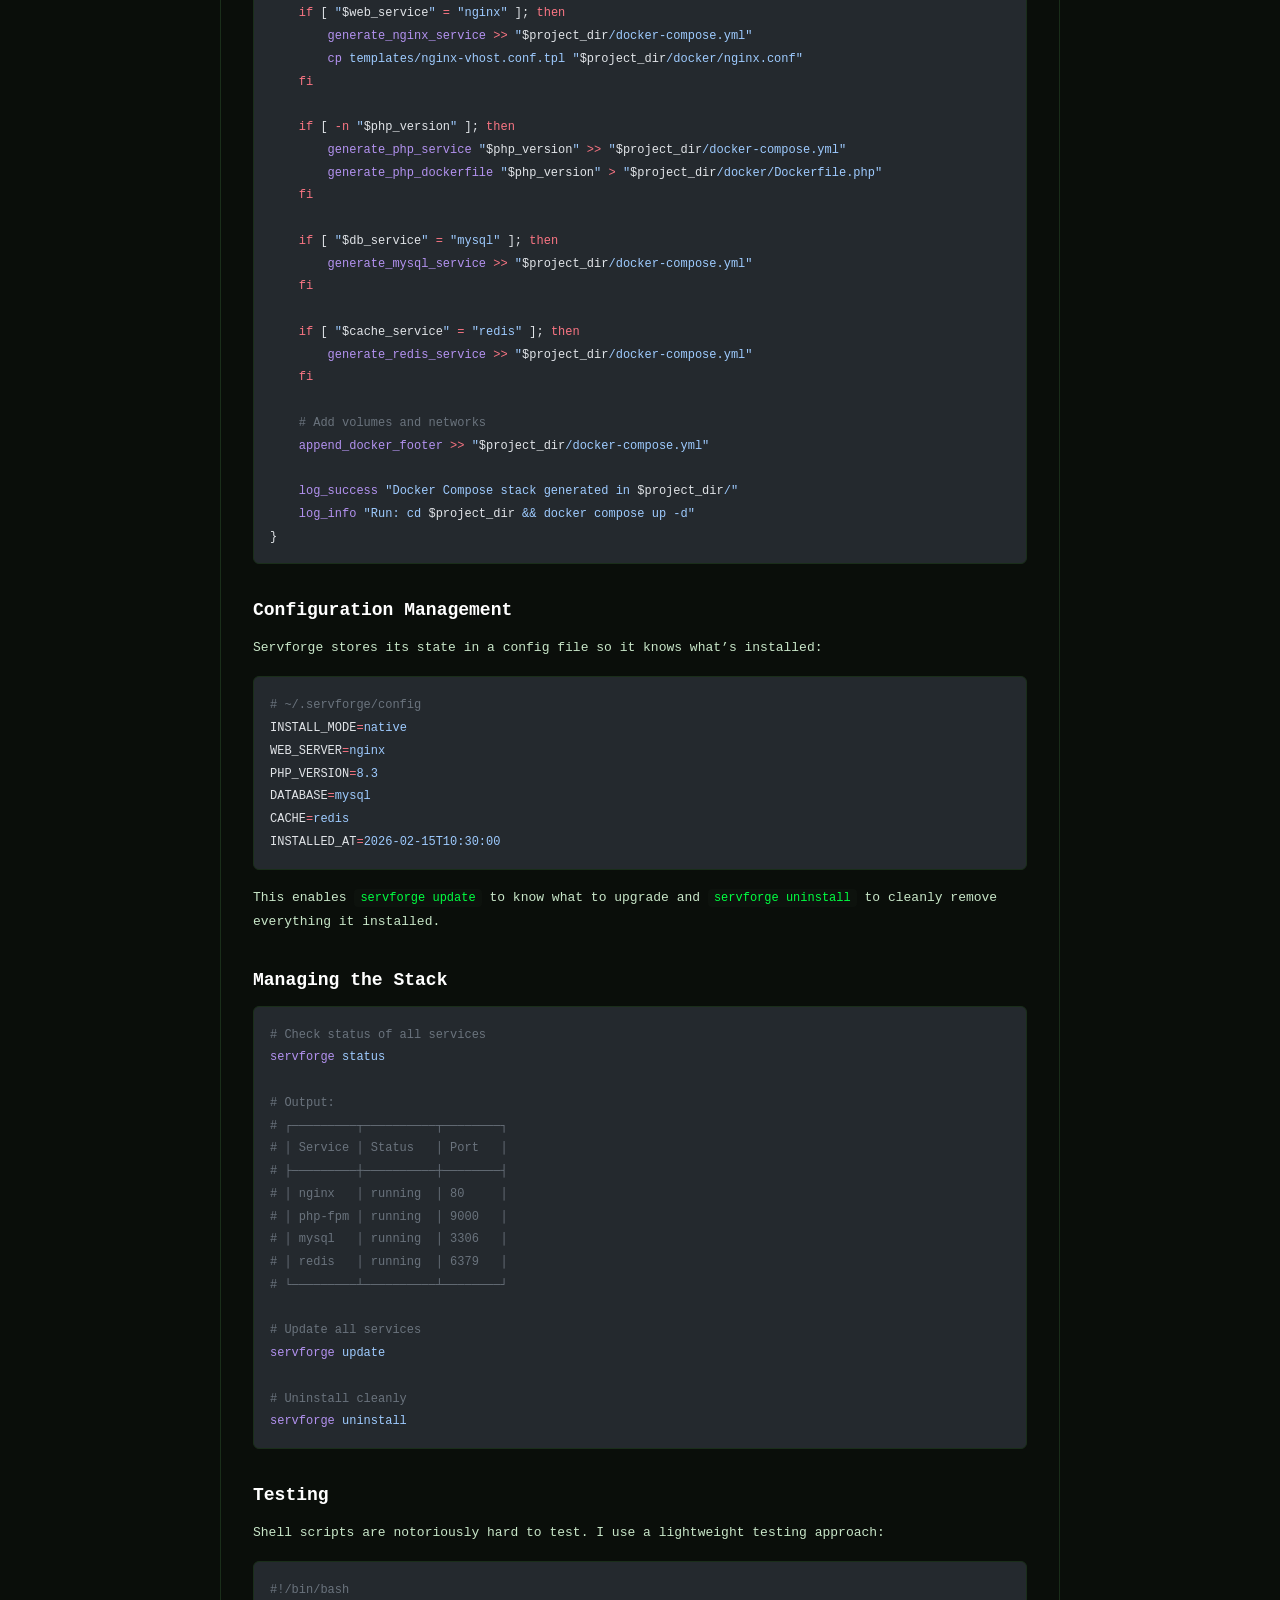
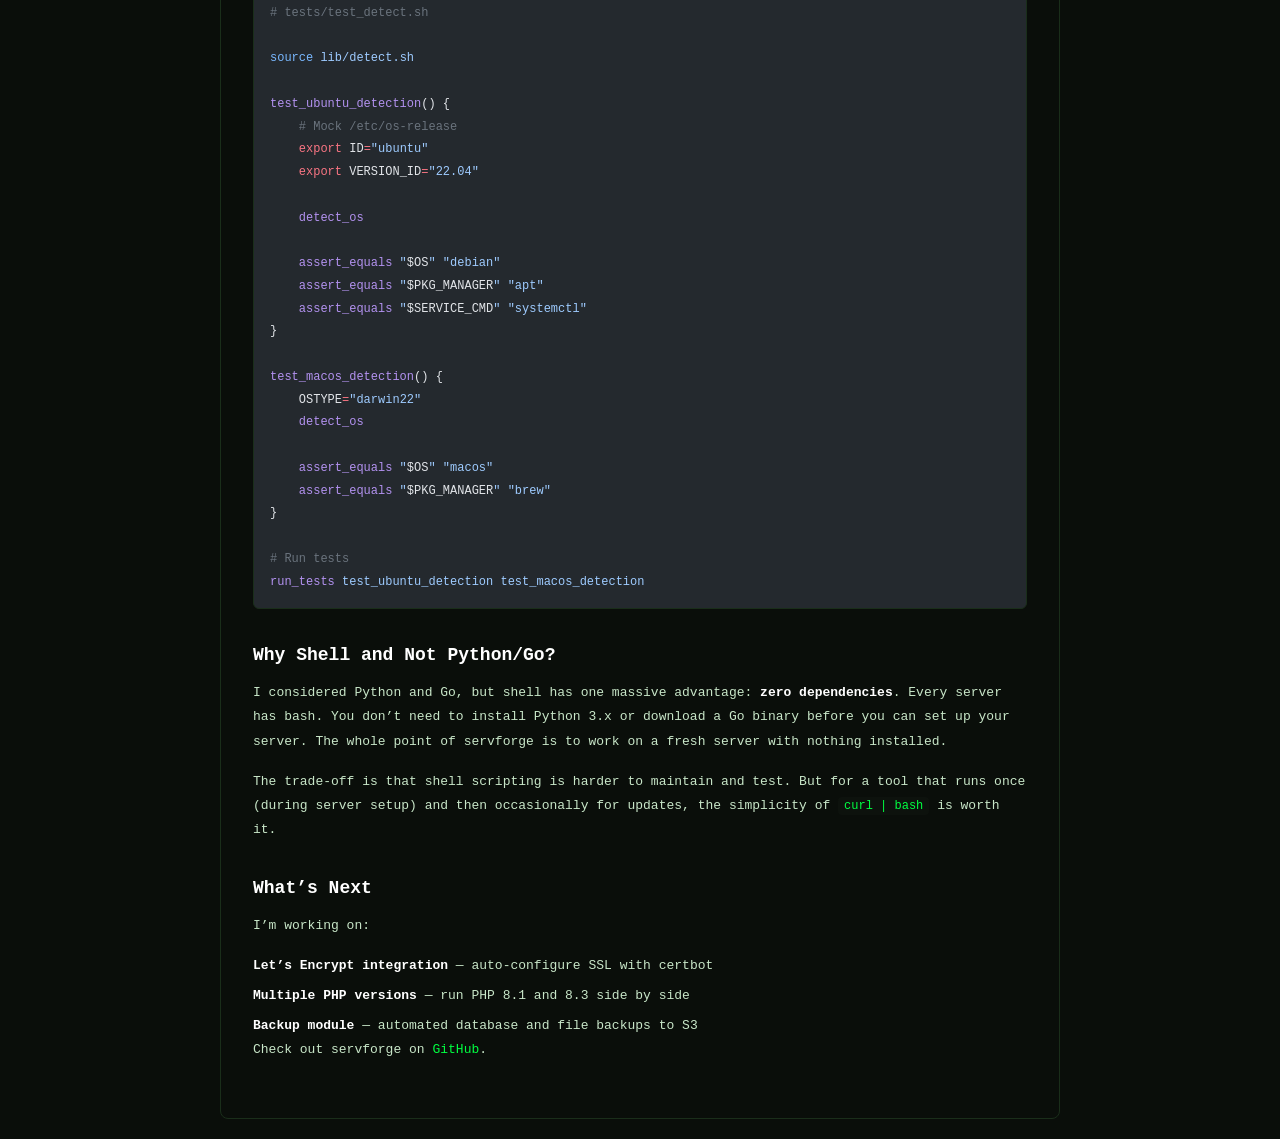
<file: blog/servforge-server-setup/index.html>
<!DOCTYPE html><html lang="en"> <head><meta charset="UTF-8"><meta name="viewport" content="width=device-width, initial-scale=1.0"><link rel="icon" type="image/svg+xml" href="/favicon.svg"><link rel="icon" href="/favicon.ico"><link rel="preconnect" href="https://fonts.googleapis.com"><link rel="preconnect" href="https://fonts.gstatic.com" crossorigin><link href="https://fonts.googleapis.com/css2?family=JetBrains+Mono:wght@300;400;500;600;700&display=swap" rel="stylesheet"><!-- Primary Meta --><meta name="description" content="Why I built servforge — a modular server stack installer supporting Ubuntu, RHEL, macOS with both native and Docker install modes."><meta name="author" content="Ruban S"><meta name="keywords" content="open-source"><!-- Open Graph --><meta property="og:type" content="article"><meta property="og:url" content="https://ruban.dev/blog/servforge-server-setup/"><meta property="og:title" content="Servforge: Building a Cross-Platform LAMP/LEMP Installer in Shell | Ruban S"><meta property="og:description" content="Why I built servforge — a modular server stack installer supporting Ubuntu, RHEL, macOS with both native and Docker install modes."><meta property="og:image" content="https://ruban.dev/favicon.svg"><meta property="og:site_name" content="Ruban S Portfolio"><meta property="article:published_time" content="2025-01-05T00:00:00.000Z"><meta property="article:author" content="Ruban S"><meta property="article:tag" content="open-source"><!-- Twitter --><meta name="twitter:card" content="summary"><meta name="twitter:title" content="Servforge: Building a Cross-Platform LAMP/LEMP Installer in Shell | Ruban S"><meta name="twitter:description" content="Why I built servforge — a modular server stack installer supporting Ubuntu, RHEL, macOS with both native and Docker install modes."><meta name="twitter:image" content="https://ruban.dev/favicon.svg"><!-- Canonical --><link rel="canonical" href="https://ruban.dev/blog/servforge-server-setup/"><meta http-equiv="X-Frame-Options" content="SAMEORIGIN"><meta http-equiv="X-Content-Type-Options" content="nosniff"><meta name="referrer" content="strict-origin-when-cross-origin"><meta http-equiv="Content-Security-Policy" content="default-src 'self'; font-src https://fonts.googleapis.com https://fonts.gstatic.com; style-src 'self' 'unsafe-inline'; script-src 'self' 'unsafe-inline'; img-src 'self' data:;"><title>Servforge: Building a Cross-Platform LAMP/LEMP Installer in Shell | Ruban S</title><script>
      const saved = localStorage.getItem('theme');
      if (saved && saved !== 'green') document.documentElement.setAttribute('data-theme', saved);
    </script><link rel="stylesheet" href="/_astro/_astro_content.DfLi3KDt.css"></head> <body class="bg-term-bg text-term-text font-mono text-sm leading-relaxed min-h-screen overflow-x-hidden">  <div class="max-w-[880px] mx-auto px-5 py-5"> <div class="bg-term-bg border border-term-border rounded-lg px-8 py-10 max-sm:px-4 max-sm:py-6"> <a href="/blog" class="text-xs text-term-text-dim hover:text-term-green transition-colors mb-6 inline-block">← back to blog</a> <div class="mb-2 flex items-center gap-3"> <span class="text-xs text-term-text-dim tabular-nums">2025-01-05</span> <span class="text-[10px] text-term-text-dim uppercase tracking-widest px-2 py-0.5 rounded bg-term-green/5 border border-term-border">open-source</span> </div> <h1 class="text-2xl font-bold text-white mb-8">Servforge: Building a Cross-Platform LAMP/LEMP Installer in Shell</h1> <article class="blog-content prose prose-invert prose-sm max-w-none
        [&_p]:text-term-text [&_p]:text-[13px] [&_p]:leading-[1.85] [&_p]:mb-4
        [&_h2]:text-white [&_h2]:text-lg [&_h2]:font-bold [&_h2]:mt-8 [&_h2]:mb-3
        [&_h3]:text-white [&_h3]:text-base [&_h3]:font-semibold [&_h3]:mt-6 [&_h3]:mb-2
        [&_ul]:space-y-1.5 [&_li]:text-term-text [&_li]:text-[13px] [&_li]:leading-[1.85]
        [&_ol]:space-y-1.5 [&_ol_li]:text-term-text [&_ol_li]:text-[13px]
        [&_code]:text-term-green [&_code]:text-xs [&_code]:bg-term-card [&_code]:px-1.5 [&_code]:py-0.5 [&_code]:rounded
        [&_pre]:relative [&_pre]:bg-term-card [&_pre]:border [&_pre]:border-term-border [&_pre]:rounded-md [&_pre]:p-4 [&_pre]:overflow-x-auto [&_pre]:mb-4
        [&_pre_code]:bg-transparent [&_pre_code]:p-0 [&_pre_code]:text-term-text
        [&_a]:text-term-green [&_a]:no-underline [&_a]:hover:opacity-80
        [&_strong]:text-white
        [&_blockquote]:border-l-2 [&_blockquote]:border-term-green-dark [&_blockquote]:pl-4 [&_blockquote]:italic [&_blockquote]:text-term-text-dim
        [&_hr]:border-term-border [&_hr]:my-8
        [&_table]:w-full [&_th]:text-left [&_th]:text-term-green-dim [&_th]:text-xs [&_th]:pb-2 [&_th]:border-b [&_th]:border-term-border [&_td]:text-[13px] [&_td]:py-2 [&_td]:border-b [&_td]:border-term-border/50
      "> <p>Every time I set up a new server for a PHP project, I found myself running the same 50+ commands. Install Nginx, configure PHP-FPM, set up MySQL, install Redis, configure virtual hosts, set permissions. It was repetitive and error-prone. So I built servforge — a single command to set up a complete LAMP or LEMP stack.</p>
<h2 id="what-servforge-does">What Servforge Does</h2>
<pre class="astro-code github-dark" style="background-color:#24292e;color:#e1e4e8; overflow-x: auto;" tabindex="0" data-language="bash"><code><span class="line"><span style="color:#6A737D"># One command to install everything</span></span>
<span class="line"><span style="color:#B392F0">curl</span><span style="color:#79B8FF"> -fsSL</span><span style="color:#9ECBFF"> https://raw.githubusercontent.com/ruban-s/servforge/main/install.sh</span><span style="color:#F97583"> |</span><span style="color:#B392F0"> bash</span></span>
<span class="line"></span>
<span class="line"><span style="color:#6A737D"># Interactive mode - pick your components</span></span>
<span class="line"><span style="color:#B392F0">servforge</span><span style="color:#9ECBFF"> install</span></span>
<span class="line"></span>
<span class="line"><span style="color:#6A737D"># Non-interactive with flags</span></span>
<span class="line"><span style="color:#B392F0">servforge</span><span style="color:#9ECBFF"> install</span><span style="color:#79B8FF"> --web</span><span style="color:#9ECBFF"> nginx</span><span style="color:#79B8FF"> --php</span><span style="color:#79B8FF"> 8.3</span><span style="color:#79B8FF"> --db</span><span style="color:#9ECBFF"> mysql</span><span style="color:#79B8FF"> --cache</span><span style="color:#9ECBFF"> redis</span><span style="color:#79B8FF"> --mode</span><span style="color:#9ECBFF"> native</span></span></code></pre>
<p>Servforge supports:</p>
<ul>
<li><strong>Ubuntu/Debian</strong>, <strong>RHEL/CentOS/Rocky/AlmaLinux/Fedora</strong>, and <strong>macOS</strong></li>
<li><strong>Native mode</strong> — installs packages directly on the host</li>
<li><strong>Docker mode</strong> — generates a Docker Compose stack, nothing touches the host</li>
</ul>
<h2 id="architecture">Architecture</h2>
<p>The project is pure shell script — no Python, no Ruby, no external dependencies beyond what ships with the OS:</p>
<pre class="astro-code github-dark" style="background-color:#24292e;color:#e1e4e8; overflow-x: auto;" tabindex="0" data-language="plaintext"><code><span class="line"><span>servforge/</span></span>
<span class="line"><span>├── install.sh           # Entry point</span></span>
<span class="line"><span>├── lib/</span></span>
<span class="line"><span>│   ├── detect.sh        # OS/distro detection</span></span>
<span class="line"><span>│   ├── ui.sh            # Interactive prompts and colors</span></span>
<span class="line"><span>│   ├── validator.sh     # Input validation</span></span>
<span class="line"><span>│   └── logger.sh        # Structured logging</span></span>
<span class="line"><span>├── modules/</span></span>
<span class="line"><span>│   ├── nginx/</span></span>
<span class="line"><span>│   │   ├── install.sh   # Native install logic</span></span>
<span class="line"><span>│   │   ├── docker.sh    # Docker config generation</span></span>
<span class="line"><span>│   │   └── config/      # Template configs</span></span>
<span class="line"><span>│   ├── php/</span></span>
<span class="line"><span>│   │   ├── install.sh</span></span>
<span class="line"><span>│   │   ├── docker.sh</span></span>
<span class="line"><span>│   │   └── config/</span></span>
<span class="line"><span>│   ├── mysql/</span></span>
<span class="line"><span>│   │   ├── install.sh</span></span>
<span class="line"><span>│   │   ├── docker.sh</span></span>
<span class="line"><span>│   │   └── config/</span></span>
<span class="line"><span>│   └── redis/</span></span>
<span class="line"><span>│       ├── install.sh</span></span>
<span class="line"><span>│       ├── docker.sh</span></span>
<span class="line"><span>│       └── config/</span></span>
<span class="line"><span>├── templates/</span></span>
<span class="line"><span>│   ├── docker-compose.yml.tpl</span></span>
<span class="line"><span>│   ├── nginx-vhost.conf.tpl</span></span>
<span class="line"><span>│   └── php-fpm-pool.conf.tpl</span></span>
<span class="line"><span>└── tests/</span></span>
<span class="line"><span>    ├── test_detect.sh</span></span>
<span class="line"><span>    ├── test_nginx.sh</span></span>
<span class="line"><span>    └── test_docker.sh</span></span></code></pre>
<p>Each module is self-contained. Adding a new service (like Elasticsearch) means adding a new folder under <code>modules/</code> with <code>install.sh</code> and <code>docker.sh</code>.</p>
<h2 id="cross-platform-detection">Cross-Platform Detection</h2>
<p>The trickiest part was making it work across Linux distros and macOS. Each has different package managers, different paths, different service managers:</p>
<pre class="astro-code github-dark" style="background-color:#24292e;color:#e1e4e8; overflow-x: auto;" tabindex="0" data-language="bash"><code><span class="line"><span style="color:#B392F0">detect_os</span><span style="color:#E1E4E8">() {</span></span>
<span class="line"><span style="color:#F97583">    if</span><span style="color:#E1E4E8"> [[ </span><span style="color:#9ECBFF">"</span><span style="color:#E1E4E8">$OSTYPE</span><span style="color:#9ECBFF">"</span><span style="color:#F97583"> ==</span><span style="color:#9ECBFF"> "darwin"</span><span style="color:#F97583">*</span><span style="color:#E1E4E8"> ]]; </span><span style="color:#F97583">then</span></span>
<span class="line"><span style="color:#E1E4E8">        OS</span><span style="color:#F97583">=</span><span style="color:#9ECBFF">"macos"</span></span>
<span class="line"><span style="color:#E1E4E8">        PKG_MANAGER</span><span style="color:#F97583">=</span><span style="color:#9ECBFF">"brew"</span></span>
<span class="line"><span style="color:#E1E4E8">        SERVICE_CMD</span><span style="color:#F97583">=</span><span style="color:#9ECBFF">"brew services"</span></span>
<span class="line"><span style="color:#F97583">        return</span></span>
<span class="line"><span style="color:#F97583">    fi</span></span>
<span class="line"></span>
<span class="line"><span style="color:#F97583">    if</span><span style="color:#E1E4E8"> [ </span><span style="color:#F97583">-f</span><span style="color:#E1E4E8"> /etc/os-release ]; </span><span style="color:#F97583">then</span></span>
<span class="line"><span style="color:#79B8FF">        .</span><span style="color:#9ECBFF"> /etc/os-release</span></span>
<span class="line"><span style="color:#F97583">        case</span><span style="color:#9ECBFF"> "</span><span style="color:#E1E4E8">$ID</span><span style="color:#9ECBFF">"</span><span style="color:#F97583"> in</span></span>
<span class="line"><span style="color:#DBEDFF">            ubuntu</span><span style="color:#F97583">|</span><span style="color:#DBEDFF">debian</span><span style="color:#F97583">|</span><span style="color:#DBEDFF">linuxmint</span><span style="color:#F97583">)</span></span>
<span class="line"><span style="color:#E1E4E8">                OS</span><span style="color:#F97583">=</span><span style="color:#9ECBFF">"debian"</span></span>
<span class="line"><span style="color:#E1E4E8">                PKG_MANAGER</span><span style="color:#F97583">=</span><span style="color:#9ECBFF">"apt"</span></span>
<span class="line"><span style="color:#E1E4E8">                SERVICE_CMD</span><span style="color:#F97583">=</span><span style="color:#9ECBFF">"systemctl"</span></span>
<span class="line"><span style="color:#E1E4E8">                ;;</span></span>
<span class="line"><span style="color:#DBEDFF">            centos</span><span style="color:#F97583">|</span><span style="color:#DBEDFF">rhel</span><span style="color:#F97583">|</span><span style="color:#DBEDFF">rocky</span><span style="color:#F97583">|</span><span style="color:#DBEDFF">almalinux</span><span style="color:#F97583">)</span></span>
<span class="line"><span style="color:#E1E4E8">                OS</span><span style="color:#F97583">=</span><span style="color:#9ECBFF">"rhel"</span></span>
<span class="line"><span style="color:#E1E4E8">                PKG_MANAGER</span><span style="color:#F97583">=</span><span style="color:#9ECBFF">"dnf"</span></span>
<span class="line"><span style="color:#E1E4E8">                SERVICE_CMD</span><span style="color:#F97583">=</span><span style="color:#9ECBFF">"systemctl"</span></span>
<span class="line"><span style="color:#6A737D">                # Fallback for older CentOS</span></span>
<span class="line"><span style="color:#79B8FF">                command</span><span style="color:#79B8FF"> -v</span><span style="color:#9ECBFF"> dnf</span><span style="color:#E1E4E8"> &#x26;</span><span style="color:#F97583">></span><span style="color:#B392F0">/dev/null</span><span style="color:#F97583"> ||</span><span style="color:#E1E4E8"> PKG_MANAGER</span><span style="color:#F97583">=</span><span style="color:#9ECBFF">"yum"</span></span>
<span class="line"><span style="color:#E1E4E8">                ;;</span></span>
<span class="line"><span style="color:#DBEDFF">            fedora</span><span style="color:#F97583">)</span></span>
<span class="line"><span style="color:#E1E4E8">                OS</span><span style="color:#F97583">=</span><span style="color:#9ECBFF">"fedora"</span></span>
<span class="line"><span style="color:#E1E4E8">                PKG_MANAGER</span><span style="color:#F97583">=</span><span style="color:#9ECBFF">"dnf"</span></span>
<span class="line"><span style="color:#E1E4E8">                SERVICE_CMD</span><span style="color:#F97583">=</span><span style="color:#9ECBFF">"systemctl"</span></span>
<span class="line"><span style="color:#E1E4E8">                ;;</span></span>
<span class="line"><span style="color:#F97583">            *)</span></span>
<span class="line"><span style="color:#B392F0">                log_error</span><span style="color:#9ECBFF"> "Unsupported distribution: </span><span style="color:#E1E4E8">$ID</span><span style="color:#9ECBFF">"</span></span>
<span class="line"><span style="color:#79B8FF">                exit</span><span style="color:#79B8FF"> 1</span></span>
<span class="line"><span style="color:#E1E4E8">                ;;</span></span>
<span class="line"><span style="color:#F97583">        esac</span></span>
<span class="line"><span style="color:#F97583">    fi</span></span>
<span class="line"><span style="color:#E1E4E8">}</span></span></code></pre>
<h2 id="docker-mode">Docker Mode</h2>
<p>Docker mode doesn’t install anything on the host. Instead, it generates a complete Docker Compose configuration:</p>
<pre class="astro-code github-dark" style="background-color:#24292e;color:#e1e4e8; overflow-x: auto;" tabindex="0" data-language="bash"><code><span class="line"><span style="color:#B392F0">generate_docker_compose</span><span style="color:#E1E4E8">() {</span></span>
<span class="line"><span style="color:#F97583">    local</span><span style="color:#E1E4E8"> web_service</span><span style="color:#F97583">=</span><span style="color:#9ECBFF">"</span><span style="color:#79B8FF">$1</span><span style="color:#9ECBFF">"</span></span>
<span class="line"><span style="color:#F97583">    local</span><span style="color:#E1E4E8"> php_version</span><span style="color:#F97583">=</span><span style="color:#9ECBFF">"</span><span style="color:#79B8FF">$2</span><span style="color:#9ECBFF">"</span></span>
<span class="line"><span style="color:#F97583">    local</span><span style="color:#E1E4E8"> db_service</span><span style="color:#F97583">=</span><span style="color:#9ECBFF">"</span><span style="color:#79B8FF">$3</span><span style="color:#9ECBFF">"</span></span>
<span class="line"><span style="color:#F97583">    local</span><span style="color:#E1E4E8"> cache_service</span><span style="color:#F97583">=</span><span style="color:#9ECBFF">"</span><span style="color:#79B8FF">$4</span><span style="color:#9ECBFF">"</span></span>
<span class="line"><span style="color:#F97583">    local</span><span style="color:#E1E4E8"> project_dir</span><span style="color:#F97583">=</span><span style="color:#9ECBFF">"</span><span style="color:#79B8FF">$5</span><span style="color:#9ECBFF">"</span></span>
<span class="line"></span>
<span class="line"><span style="color:#B392F0">    mkdir</span><span style="color:#79B8FF"> -p</span><span style="color:#9ECBFF"> "</span><span style="color:#E1E4E8">$project_dir</span><span style="color:#9ECBFF">/docker"</span></span>
<span class="line"></span>
<span class="line"><span style="color:#B392F0">    cat</span><span style="color:#F97583"> ></span><span style="color:#9ECBFF"> "</span><span style="color:#E1E4E8">$project_dir</span><span style="color:#9ECBFF">/docker-compose.yml"</span><span style="color:#F97583"> &#x3C;&#x3C;</span><span style="color:#9ECBFF"> COMPOSE</span></span>
<span class="line"><span style="color:#9ECBFF">version: '3.8'</span></span>
<span class="line"></span>
<span class="line"><span style="color:#9ECBFF">services:</span></span>
<span class="line"><span style="color:#9ECBFF">COMPOSE</span></span>
<span class="line"></span>
<span class="line"><span style="color:#6A737D">    # Append each service based on selections</span></span>
<span class="line"><span style="color:#F97583">    if</span><span style="color:#E1E4E8"> [ </span><span style="color:#9ECBFF">"</span><span style="color:#E1E4E8">$web_service</span><span style="color:#9ECBFF">"</span><span style="color:#F97583"> =</span><span style="color:#9ECBFF"> "nginx"</span><span style="color:#E1E4E8"> ]; </span><span style="color:#F97583">then</span></span>
<span class="line"><span style="color:#B392F0">        generate_nginx_service</span><span style="color:#F97583"> >></span><span style="color:#9ECBFF"> "</span><span style="color:#E1E4E8">$project_dir</span><span style="color:#9ECBFF">/docker-compose.yml"</span></span>
<span class="line"><span style="color:#B392F0">        cp</span><span style="color:#9ECBFF"> templates/nginx-vhost.conf.tpl</span><span style="color:#9ECBFF"> "</span><span style="color:#E1E4E8">$project_dir</span><span style="color:#9ECBFF">/docker/nginx.conf"</span></span>
<span class="line"><span style="color:#F97583">    fi</span></span>
<span class="line"></span>
<span class="line"><span style="color:#F97583">    if</span><span style="color:#E1E4E8"> [ </span><span style="color:#F97583">-n</span><span style="color:#9ECBFF"> "</span><span style="color:#E1E4E8">$php_version</span><span style="color:#9ECBFF">"</span><span style="color:#E1E4E8"> ]; </span><span style="color:#F97583">then</span></span>
<span class="line"><span style="color:#B392F0">        generate_php_service</span><span style="color:#9ECBFF"> "</span><span style="color:#E1E4E8">$php_version</span><span style="color:#9ECBFF">"</span><span style="color:#F97583"> >></span><span style="color:#9ECBFF"> "</span><span style="color:#E1E4E8">$project_dir</span><span style="color:#9ECBFF">/docker-compose.yml"</span></span>
<span class="line"><span style="color:#B392F0">        generate_php_dockerfile</span><span style="color:#9ECBFF"> "</span><span style="color:#E1E4E8">$php_version</span><span style="color:#9ECBFF">"</span><span style="color:#F97583"> ></span><span style="color:#9ECBFF"> "</span><span style="color:#E1E4E8">$project_dir</span><span style="color:#9ECBFF">/docker/Dockerfile.php"</span></span>
<span class="line"><span style="color:#F97583">    fi</span></span>
<span class="line"></span>
<span class="line"><span style="color:#F97583">    if</span><span style="color:#E1E4E8"> [ </span><span style="color:#9ECBFF">"</span><span style="color:#E1E4E8">$db_service</span><span style="color:#9ECBFF">"</span><span style="color:#F97583"> =</span><span style="color:#9ECBFF"> "mysql"</span><span style="color:#E1E4E8"> ]; </span><span style="color:#F97583">then</span></span>
<span class="line"><span style="color:#B392F0">        generate_mysql_service</span><span style="color:#F97583"> >></span><span style="color:#9ECBFF"> "</span><span style="color:#E1E4E8">$project_dir</span><span style="color:#9ECBFF">/docker-compose.yml"</span></span>
<span class="line"><span style="color:#F97583">    fi</span></span>
<span class="line"></span>
<span class="line"><span style="color:#F97583">    if</span><span style="color:#E1E4E8"> [ </span><span style="color:#9ECBFF">"</span><span style="color:#E1E4E8">$cache_service</span><span style="color:#9ECBFF">"</span><span style="color:#F97583"> =</span><span style="color:#9ECBFF"> "redis"</span><span style="color:#E1E4E8"> ]; </span><span style="color:#F97583">then</span></span>
<span class="line"><span style="color:#B392F0">        generate_redis_service</span><span style="color:#F97583"> >></span><span style="color:#9ECBFF"> "</span><span style="color:#E1E4E8">$project_dir</span><span style="color:#9ECBFF">/docker-compose.yml"</span></span>
<span class="line"><span style="color:#F97583">    fi</span></span>
<span class="line"></span>
<span class="line"><span style="color:#6A737D">    # Add volumes and networks</span></span>
<span class="line"><span style="color:#B392F0">    append_docker_footer</span><span style="color:#F97583"> >></span><span style="color:#9ECBFF"> "</span><span style="color:#E1E4E8">$project_dir</span><span style="color:#9ECBFF">/docker-compose.yml"</span></span>
<span class="line"></span>
<span class="line"><span style="color:#B392F0">    log_success</span><span style="color:#9ECBFF"> "Docker Compose stack generated in </span><span style="color:#E1E4E8">$project_dir</span><span style="color:#9ECBFF">/"</span></span>
<span class="line"><span style="color:#B392F0">    log_info</span><span style="color:#9ECBFF"> "Run: cd </span><span style="color:#E1E4E8">$project_dir</span><span style="color:#9ECBFF"> &#x26;&#x26; docker compose up -d"</span></span>
<span class="line"><span style="color:#E1E4E8">}</span></span></code></pre>
<h2 id="configuration-management">Configuration Management</h2>
<p>Servforge stores its state in a config file so it knows what’s installed:</p>
<pre class="astro-code github-dark" style="background-color:#24292e;color:#e1e4e8; overflow-x: auto;" tabindex="0" data-language="bash"><code><span class="line"><span style="color:#6A737D"># ~/.servforge/config</span></span>
<span class="line"><span style="color:#E1E4E8">INSTALL_MODE</span><span style="color:#F97583">=</span><span style="color:#9ECBFF">native</span></span>
<span class="line"><span style="color:#E1E4E8">WEB_SERVER</span><span style="color:#F97583">=</span><span style="color:#9ECBFF">nginx</span></span>
<span class="line"><span style="color:#E1E4E8">PHP_VERSION</span><span style="color:#F97583">=</span><span style="color:#9ECBFF">8.3</span></span>
<span class="line"><span style="color:#E1E4E8">DATABASE</span><span style="color:#F97583">=</span><span style="color:#9ECBFF">mysql</span></span>
<span class="line"><span style="color:#E1E4E8">CACHE</span><span style="color:#F97583">=</span><span style="color:#9ECBFF">redis</span></span>
<span class="line"><span style="color:#E1E4E8">INSTALLED_AT</span><span style="color:#F97583">=</span><span style="color:#9ECBFF">2026-02-15T10:30:00</span></span></code></pre>
<p>This enables <code>servforge update</code> to know what to upgrade and <code>servforge uninstall</code> to cleanly remove everything it installed.</p>
<h2 id="managing-the-stack">Managing the Stack</h2>
<pre class="astro-code github-dark" style="background-color:#24292e;color:#e1e4e8; overflow-x: auto;" tabindex="0" data-language="bash"><code><span class="line"><span style="color:#6A737D"># Check status of all services</span></span>
<span class="line"><span style="color:#B392F0">servforge</span><span style="color:#9ECBFF"> status</span></span>
<span class="line"></span>
<span class="line"><span style="color:#6A737D"># Output:</span></span>
<span class="line"><span style="color:#6A737D"># ┌─────────┬──────────┬────────┐</span></span>
<span class="line"><span style="color:#6A737D"># │ Service │ Status   │ Port   │</span></span>
<span class="line"><span style="color:#6A737D"># ├─────────┼──────────┼────────┤</span></span>
<span class="line"><span style="color:#6A737D"># │ nginx   │ running  │ 80     │</span></span>
<span class="line"><span style="color:#6A737D"># │ php-fpm │ running  │ 9000   │</span></span>
<span class="line"><span style="color:#6A737D"># │ mysql   │ running  │ 3306   │</span></span>
<span class="line"><span style="color:#6A737D"># │ redis   │ running  │ 6379   │</span></span>
<span class="line"><span style="color:#6A737D"># └─────────┴──────────┴────────┘</span></span>
<span class="line"></span>
<span class="line"><span style="color:#6A737D"># Update all services</span></span>
<span class="line"><span style="color:#B392F0">servforge</span><span style="color:#9ECBFF"> update</span></span>
<span class="line"></span>
<span class="line"><span style="color:#6A737D"># Uninstall cleanly</span></span>
<span class="line"><span style="color:#B392F0">servforge</span><span style="color:#9ECBFF"> uninstall</span></span></code></pre>
<h2 id="testing">Testing</h2>
<p>Shell scripts are notoriously hard to test. I use a lightweight testing approach:</p>
<pre class="astro-code github-dark" style="background-color:#24292e;color:#e1e4e8; overflow-x: auto;" tabindex="0" data-language="bash"><code><span class="line"><span style="color:#6A737D">#!/bin/bash</span></span>
<span class="line"><span style="color:#6A737D"># tests/test_detect.sh</span></span>
<span class="line"></span>
<span class="line"><span style="color:#79B8FF">source</span><span style="color:#9ECBFF"> lib/detect.sh</span></span>
<span class="line"></span>
<span class="line"><span style="color:#B392F0">test_ubuntu_detection</span><span style="color:#E1E4E8">() {</span></span>
<span class="line"><span style="color:#6A737D">    # Mock /etc/os-release</span></span>
<span class="line"><span style="color:#F97583">    export</span><span style="color:#E1E4E8"> ID</span><span style="color:#F97583">=</span><span style="color:#9ECBFF">"ubuntu"</span></span>
<span class="line"><span style="color:#F97583">    export</span><span style="color:#E1E4E8"> VERSION_ID</span><span style="color:#F97583">=</span><span style="color:#9ECBFF">"22.04"</span></span>
<span class="line"></span>
<span class="line"><span style="color:#B392F0">    detect_os</span></span>
<span class="line"></span>
<span class="line"><span style="color:#B392F0">    assert_equals</span><span style="color:#9ECBFF"> "</span><span style="color:#E1E4E8">$OS</span><span style="color:#9ECBFF">"</span><span style="color:#9ECBFF"> "debian"</span></span>
<span class="line"><span style="color:#B392F0">    assert_equals</span><span style="color:#9ECBFF"> "</span><span style="color:#E1E4E8">$PKG_MANAGER</span><span style="color:#9ECBFF">"</span><span style="color:#9ECBFF"> "apt"</span></span>
<span class="line"><span style="color:#B392F0">    assert_equals</span><span style="color:#9ECBFF"> "</span><span style="color:#E1E4E8">$SERVICE_CMD</span><span style="color:#9ECBFF">"</span><span style="color:#9ECBFF"> "systemctl"</span></span>
<span class="line"><span style="color:#E1E4E8">}</span></span>
<span class="line"></span>
<span class="line"><span style="color:#B392F0">test_macos_detection</span><span style="color:#E1E4E8">() {</span></span>
<span class="line"><span style="color:#E1E4E8">    OSTYPE</span><span style="color:#F97583">=</span><span style="color:#9ECBFF">"darwin22"</span></span>
<span class="line"><span style="color:#B392F0">    detect_os</span></span>
<span class="line"></span>
<span class="line"><span style="color:#B392F0">    assert_equals</span><span style="color:#9ECBFF"> "</span><span style="color:#E1E4E8">$OS</span><span style="color:#9ECBFF">"</span><span style="color:#9ECBFF"> "macos"</span></span>
<span class="line"><span style="color:#B392F0">    assert_equals</span><span style="color:#9ECBFF"> "</span><span style="color:#E1E4E8">$PKG_MANAGER</span><span style="color:#9ECBFF">"</span><span style="color:#9ECBFF"> "brew"</span></span>
<span class="line"><span style="color:#E1E4E8">}</span></span>
<span class="line"></span>
<span class="line"><span style="color:#6A737D"># Run tests</span></span>
<span class="line"><span style="color:#B392F0">run_tests</span><span style="color:#9ECBFF"> test_ubuntu_detection</span><span style="color:#9ECBFF"> test_macos_detection</span></span></code></pre>
<h2 id="why-shell-and-not-pythongo">Why Shell and Not Python/Go?</h2>
<p>I considered Python and Go, but shell has one massive advantage: <strong>zero dependencies</strong>. Every server has bash. You don’t need to install Python 3.x or download a Go binary before you can set up your server. The whole point of servforge is to work on a fresh server with nothing installed.</p>
<p>The trade-off is that shell scripting is harder to maintain and test. But for a tool that runs once (during server setup) and then occasionally for updates, the simplicity of <code>curl | bash</code> is worth it.</p>
<h2 id="whats-next">What’s Next</h2>
<p>I’m working on:</p>
<ul>
<li><strong>Let’s Encrypt integration</strong> — auto-configure SSL with certbot</li>
<li><strong>Multiple PHP versions</strong> — run PHP 8.1 and 8.3 side by side</li>
<li><strong>Backup module</strong> — automated database and file backups to S3</li>
</ul>
<p>Check out servforge on <a href="https://github.com/ruban-s/servforge">GitHub</a>.</p> </article> </div> </div>  <script type="module">const s=new IntersectionObserver(e=>{e.forEach(r=>{r.isIntersecting&&r.target.classList.add("visible")})},{threshold:.1});document.querySelectorAll(".reveal").forEach(e=>s.observe(e));</script> <script type="module">const c=["ArrowUp","ArrowUp","ArrowDown","ArrowDown","ArrowLeft","ArrowRight","ArrowLeft","ArrowRight","b","a"];let o=[];document.addEventListener("keydown",t=>{window.__snakeActive||(o.push(t.key),o.length>c.length&&o.shift(),o.length===c.length&&o.every((e,i)=>e===c[i])&&(o=[],y()))});function y(){const t=document.createElement("canvas");t.style.cssText="position:fixed;inset:0;z-index:9999;pointer-events:none;",document.body.appendChild(t);const e=t.getContext("2d");t.width=window.innerWidth,t.height=window.innerHeight;const i="ABCDEFGHIJKLMNOPQRSTUVWXYZabcdefghijklmnopqrstuvwxyz0123456789@#$%^&*(){}[]|;:<>?/~",r=14,g=Math.floor(t.width/r),l=new Array(g).fill(0).map(()=>Math.random()*-50);let s=0,f=!1,h=!1;const m=performance.now();function d(){s=(performance.now()-m)/1e3,e.fillStyle="rgba(10, 14, 10, 0.05)",e.fillRect(0,0,t.width,t.height),e.fillStyle="#00ff41",e.font=`${r}px monospace`;for(let n=0;n<l.length;n++){const a=i[Math.floor(Math.random()*i.length)],p=n*r,w=l[n]*r;Math.random()>.95?e.fillStyle="#ffffff":e.fillStyle=`rgba(0, 255, 65, ${.4+Math.random()*.6})`,e.fillText(a,p,w),w>t.height&&Math.random()>.975&&(l[n]=0),l[n]+=.5}if(s>5&&!f&&(f=!0),f){e.save(),e.fillStyle="rgba(10, 14, 10, 0.7)";const n=500,a=60;e.fillRect((t.width-n)/2,(t.height-a)/2,n,a),e.font="bold 24px monospace",e.fillStyle="#00ff41",e.textAlign="center",e.textBaseline="middle",e.shadowColor="#00ff41",e.shadowBlur=20,e.fillText("YOU FOUND THE SECRET",t.width/2,t.height/2),e.restore()}s>10&&!h&&(h=!0,t.style.transition="opacity 3s ease",t.style.opacity="0",setTimeout(()=>t.remove(),3e3)),h||requestAnimationFrame(d)}requestAnimationFrame(d)}</script> </body> </html> <script type="module">document.querySelectorAll(".blog-content pre").forEach(t=>{const r=document.createElement("div");r.className="relative group",t.parentNode?.insertBefore(r,t),r.appendChild(t);const e=document.createElement("button");e.className="absolute top-2 right-2 text-[10px] text-term-text-dim px-2 py-1 rounded border border-term-border bg-term-bg hover:text-term-green hover:border-term-green-dark transition-all opacity-0 group-hover:opacity-100",e.textContent="Copy",r.appendChild(e),e.addEventListener("click",async()=>{const o=t.querySelector("code");await navigator.clipboard.writeText(o?.textContent||""),e.textContent="Copied!",e.classList.add("text-term-green","border-term-green-dark"),setTimeout(()=>{e.textContent="Copy",e.classList.remove("text-term-green","border-term-green-dark")},1500)})});</script>
</file>
<file: _astro/_astro_content.DfLi3KDt.css>
@layer properties{@supports (((-webkit-hyphens:none)) and (not (margin-trim:inline))) or ((-moz-orient:inline) and (not (color:rgb(from red r g b)))){*,:before,:after,::backdrop{--tw-translate-x:0;--tw-translate-y:0;--tw-translate-z:0;--tw-scale-x:1;--tw-scale-y:1;--tw-scale-z:1;--tw-rotate-x:initial;--tw-rotate-y:initial;--tw-rotate-z:initial;--tw-skew-x:initial;--tw-skew-y:initial;--tw-space-y-reverse:0;--tw-border-style:solid;--tw-leading:initial;--tw-font-weight:initial;--tw-tracking:initial;--tw-ordinal:initial;--tw-slashed-zero:initial;--tw-numeric-figure:initial;--tw-numeric-spacing:initial;--tw-numeric-fraction:initial;--tw-shadow:0 0 #0000;--tw-shadow-color:initial;--tw-shadow-alpha:100%;--tw-inset-shadow:0 0 #0000;--tw-inset-shadow-color:initial;--tw-inset-shadow-alpha:100%;--tw-ring-color:initial;--tw-ring-shadow:0 0 #0000;--tw-inset-ring-color:initial;--tw-inset-ring-shadow:0 0 #0000;--tw-ring-inset:initial;--tw-ring-offset-width:0px;--tw-ring-offset-color:#fff;--tw-ring-offset-shadow:0 0 #0000;--tw-blur:initial;--tw-brightness:initial;--tw-contrast:initial;--tw-grayscale:initial;--tw-hue-rotate:initial;--tw-invert:initial;--tw-opacity:initial;--tw-saturate:initial;--tw-sepia:initial;--tw-drop-shadow:initial;--tw-drop-shadow-color:initial;--tw-drop-shadow-alpha:100%;--tw-drop-shadow-size:initial;--tw-backdrop-blur:initial;--tw-backdrop-brightness:initial;--tw-backdrop-contrast:initial;--tw-backdrop-grayscale:initial;--tw-backdrop-hue-rotate:initial;--tw-backdrop-invert:initial;--tw-backdrop-opacity:initial;--tw-backdrop-saturate:initial;--tw-backdrop-sepia:initial;--tw-duration:initial;--tw-content:""}}}@layer theme{:root,:host{--font-sans:ui-sans-serif, system-ui, sans-serif, "Apple Color Emoji", "Segoe UI Emoji", "Segoe UI Symbol", "Noto Color Emoji";--font-mono:"JetBrains Mono", ui-monospace, monospace;--color-white:#fff;--spacing:.25rem;--text-xs:.75rem;--text-xs--line-height:calc(1 / .75);--text-sm:.875rem;--text-sm--line-height:calc(1.25 / .875);--text-base:1rem;--text-base--line-height: 1.5 ;--text-lg:1.125rem;--text-lg--line-height:calc(1.75 / 1.125);--text-xl:1.25rem;--text-xl--line-height:calc(1.75 / 1.25);--text-2xl:1.5rem;--text-2xl--line-height:calc(2 / 1.5);--text-4xl:2.25rem;--text-4xl--line-height:calc(2.5 / 2.25);--font-weight-medium:500;--font-weight-semibold:600;--font-weight-bold:700;--tracking-tight:-.025em;--tracking-wide:.025em;--tracking-widest:.1em;--leading-relaxed:1.625;--leading-loose:2;--radius-md:.375rem;--radius-lg:.5rem;--radius-xl:.75rem;--blur-xl:24px;--default-transition-duration:.15s;--default-transition-timing-function:cubic-bezier(.4, 0, .2, 1);--default-font-family:var(--font-sans);--default-mono-font-family:var(--font-mono);--color-term-bg:#0a0e0a;--color-term-bg-light:#111611;--color-term-card:#0d120d;--color-term-card-hover:#0f160f;--color-term-green:#00ff41;--color-term-green-dim:#0c3;--color-term-green-dark:#092;--color-term-amber:#ffb800;--color-term-cyan:#00e5ff;--color-term-text:#c8e6c8;--color-term-text-dim:#5a7a5a;--color-term-border:#1a2e1a;--color-term-border-bright:#2a4a2a}}@layer base{*,:after,:before,::backdrop{box-sizing:border-box;border:0 solid;margin:0;padding:0}::file-selector-button{box-sizing:border-box;border:0 solid;margin:0;padding:0}html,:host{-webkit-text-size-adjust:100%;tab-size:4;line-height:1.5;font-family:var(--default-font-family,ui-sans-serif, system-ui, sans-serif, "Apple Color Emoji", "Segoe UI Emoji", "Segoe UI Symbol", "Noto Color Emoji");font-feature-settings:var(--default-font-feature-settings,normal);font-variation-settings:var(--default-font-variation-settings,normal);-webkit-tap-highlight-color:transparent}hr{height:0;color:inherit;border-top-width:1px}abbr:where([title]){-webkit-text-decoration:underline dotted;text-decoration:underline dotted}h1,h2,h3,h4,h5,h6{font-size:inherit;font-weight:inherit}a{color:inherit;-webkit-text-decoration:inherit;text-decoration:inherit}b,strong{font-weight:bolder}code,kbd,samp,pre{font-family:var(--default-mono-font-family,ui-monospace, SFMono-Regular, Menlo, Monaco, Consolas, "Liberation Mono", "Courier New", monospace);font-feature-settings:var(--default-mono-font-feature-settings,normal);font-variation-settings:var(--default-mono-font-variation-settings,normal);font-size:1em}small{font-size:80%}sub,sup{vertical-align:baseline;font-size:75%;line-height:0;position:relative}sub{bottom:-.25em}sup{top:-.5em}table{text-indent:0;border-color:inherit;border-collapse:collapse}:-moz-focusring{outline:auto}progress{vertical-align:baseline}summary{display:list-item}ol,ul,menu{list-style:none}img,svg,video,canvas,audio,iframe,embed,object{vertical-align:middle;display:block}img,video{max-width:100%;height:auto}button,input,select,optgroup,textarea{font:inherit;font-feature-settings:inherit;font-variation-settings:inherit;letter-spacing:inherit;color:inherit;opacity:1;background-color:#0000;border-radius:0}::file-selector-button{font:inherit;font-feature-settings:inherit;font-variation-settings:inherit;letter-spacing:inherit;color:inherit;opacity:1;background-color:#0000;border-radius:0}:where(select:is([multiple],[size])) optgroup{font-weight:bolder}:where(select:is([multiple],[size])) optgroup option{padding-inline-start:20px}::file-selector-button{margin-inline-end:4px}::placeholder{opacity:1}@supports (not ((-webkit-appearance:-apple-pay-button))) or (contain-intrinsic-size:1px){::placeholder{color:currentColor}@supports (color:color-mix(in lab,red,red)){::placeholder{color:color-mix(in oklab,currentcolor 50%,transparent)}}}textarea{resize:vertical}::-webkit-search-decoration{-webkit-appearance:none}::-webkit-date-and-time-value{min-height:1lh;text-align:inherit}::-webkit-datetime-edit{display:inline-flex}::-webkit-datetime-edit-fields-wrapper{padding:0}::-webkit-datetime-edit{padding-block:0}::-webkit-datetime-edit-year-field{padding-block:0}::-webkit-datetime-edit-month-field{padding-block:0}::-webkit-datetime-edit-day-field{padding-block:0}::-webkit-datetime-edit-hour-field{padding-block:0}::-webkit-datetime-edit-minute-field{padding-block:0}::-webkit-datetime-edit-second-field{padding-block:0}::-webkit-datetime-edit-millisecond-field{padding-block:0}::-webkit-datetime-edit-meridiem-field{padding-block:0}::-webkit-calendar-picker-indicator{line-height:1}:-moz-ui-invalid{box-shadow:none}button,input:where([type=button],[type=reset],[type=submit]){appearance:button}::file-selector-button{appearance:button}::-webkit-inner-spin-button{height:auto}::-webkit-outer-spin-button{height:auto}[hidden]:where(:not([hidden=until-found])){display:none!important}}@layer components;@layer utilities{.pointer-events-none{pointer-events:none}.invisible{visibility:hidden}.visible{visibility:visible}.absolute{position:absolute}.fixed{position:fixed}.relative{position:relative}.static{position:static}.sticky{position:sticky}.inset-0{inset:calc(var(--spacing) * 0)}.start{inset-inline-start:var(--spacing)}.end{inset-inline-end:var(--spacing)}.top-0{top:calc(var(--spacing) * 0)}.top-1\/2{top:50%}.top-2{top:calc(var(--spacing) * 2)}.right-2{right:calc(var(--spacing) * 2)}.right-6{right:calc(var(--spacing) * 6)}.bottom-6{bottom:calc(var(--spacing) * 6)}.bottom-\[4\.5rem\]{bottom:4.5rem}.left-3{left:calc(var(--spacing) * 3)}.left-4{left:calc(var(--spacing) * 4)}.-z-1{z-index:-1}.z-40{z-index:40}.container{width:100%}@media(min-width:40rem){.container{max-width:40rem}}@media(min-width:48rem){.container{max-width:48rem}}@media(min-width:64rem){.container{max-width:64rem}}@media(min-width:80rem){.container{max-width:80rem}}@media(min-width:96rem){.container{max-width:96rem}}.mx-auto{margin-inline:auto}.mt-1{margin-top:calc(var(--spacing) * 1)}.mt-3{margin-top:calc(var(--spacing) * 3)}.mt-4{margin-top:calc(var(--spacing) * 4)}.mt-12{margin-top:calc(var(--spacing) * 12)}.mb-0\.5{margin-bottom:calc(var(--spacing) * .5)}.mb-1{margin-bottom:calc(var(--spacing) * 1)}.mb-1\.5{margin-bottom:calc(var(--spacing) * 1.5)}.mb-2{margin-bottom:calc(var(--spacing) * 2)}.mb-2\.5{margin-bottom:calc(var(--spacing) * 2.5)}.mb-3{margin-bottom:calc(var(--spacing) * 3)}.mb-3\.5{margin-bottom:calc(var(--spacing) * 3.5)}.mb-4{margin-bottom:calc(var(--spacing) * 4)}.mb-5{margin-bottom:calc(var(--spacing) * 5)}.mb-6{margin-bottom:calc(var(--spacing) * 6)}.mb-8{margin-bottom:calc(var(--spacing) * 8)}.mb-16{margin-bottom:calc(var(--spacing) * 16)}.block{display:block}.contents{display:contents}.flex{display:flex}.grid{display:grid}.hidden{display:none}.inline{display:inline}.inline-block{display:inline-block}.inline-flex{display:inline-flex}.h-0\.5{height:calc(var(--spacing) * .5)}.h-2{height:calc(var(--spacing) * 2)}.h-2\.5{height:calc(var(--spacing) * 2.5)}.h-3{height:calc(var(--spacing) * 3)}.h-3\.5{height:calc(var(--spacing) * 3.5)}.h-4{height:calc(var(--spacing) * 4)}.h-4\.5{height:calc(var(--spacing) * 4.5)}.h-10{height:calc(var(--spacing) * 10)}.h-11{height:calc(var(--spacing) * 11)}.h-25{height:calc(var(--spacing) * 25)}.h-\[13px\]{height:13px}.h-\[160px\]{height:160px}.max-h-\[240px\]{max-height:240px}.min-h-\[80px\]{min-height:80px}.min-h-screen{min-height:100vh}.w-2{width:calc(var(--spacing) * 2)}.w-2\.5{width:calc(var(--spacing) * 2.5)}.w-3{width:calc(var(--spacing) * 3)}.w-3\.5{width:calc(var(--spacing) * 3.5)}.w-4{width:calc(var(--spacing) * 4)}.w-4\.5{width:calc(var(--spacing) * 4.5)}.w-10{width:calc(var(--spacing) * 10)}.w-11{width:calc(var(--spacing) * 11)}.w-12{width:calc(var(--spacing) * 12)}.w-25{width:calc(var(--spacing) * 25)}.w-80{width:calc(var(--spacing) * 80)}.w-\[13px\]{width:13px}.w-full{width:100%}.max-w-\[880px\]{max-width:880px}.max-w-none{max-width:none}.flex-1{flex:1}.shrink-0{flex-shrink:0}.grow{flex-grow:1}.origin-bottom-left{transform-origin:0 100%}.-translate-y-1\/2{--tw-translate-y: -50% ;translate:var(--tw-translate-x) var(--tw-translate-y)}.scale-95{--tw-scale-x:95%;--tw-scale-y:95%;--tw-scale-z:95%;scale:var(--tw-scale-x) var(--tw-scale-y)}.scale-100{--tw-scale-x:100%;--tw-scale-y:100%;--tw-scale-z:100%;scale:var(--tw-scale-x) var(--tw-scale-y)}.transform{transform:var(--tw-rotate-x,) var(--tw-rotate-y,) var(--tw-rotate-z,) var(--tw-skew-x,) var(--tw-skew-y,)}.cursor-default{cursor:default}.cursor-pointer{cursor:pointer}.resize{resize:both}.grid-cols-1{grid-template-columns:repeat(1,minmax(0,1fr))}.grid-cols-\[100px_1fr\]{grid-template-columns:100px 1fr}.grid-cols-\[100px_1fr_auto\]{grid-template-columns:100px 1fr auto}.flex-col{flex-direction:column}.flex-wrap{flex-wrap:wrap}.items-baseline{align-items:baseline}.items-center{align-items:center}.items-start{align-items:flex-start}.justify-between{justify-content:space-between}.justify-center{justify-content:center}.gap-0\.5{gap:calc(var(--spacing) * .5)}.gap-1{gap:calc(var(--spacing) * 1)}.gap-1\.5{gap:calc(var(--spacing) * 1.5)}.gap-1\.75{gap:calc(var(--spacing) * 1.75)}.gap-2{gap:calc(var(--spacing) * 2)}.gap-2\.5{gap:calc(var(--spacing) * 2.5)}.gap-3{gap:calc(var(--spacing) * 3)}.gap-3\.5{gap:calc(var(--spacing) * 3.5)}.gap-4{gap:calc(var(--spacing) * 4)}.gap-5{gap:calc(var(--spacing) * 5)}.gap-6{gap:calc(var(--spacing) * 6)}.gap-8{gap:calc(var(--spacing) * 8)}.gap-9{gap:calc(var(--spacing) * 9)}.gap-\[5px\]{gap:5px}.gap-\[6px\]{gap:6px}:where(.space-y-\[7px\]>:not(:last-child)){--tw-space-y-reverse:0;margin-block-start:calc(7px * var(--tw-space-y-reverse));margin-block-end:calc(7px * calc(1 - var(--tw-space-y-reverse)))}.overflow-hidden{overflow:hidden}.overflow-x-hidden{overflow-x:hidden}.overflow-y-auto{overflow-y:auto}.rounded{border-radius:.25rem}.rounded-full{border-radius:3.40282e38px}.rounded-lg{border-radius:var(--radius-lg)}.rounded-md{border-radius:var(--radius-md)}.rounded-xl{border-radius:var(--radius-xl)}.rounded-t-lg{border-top-left-radius:var(--radius-lg);border-top-right-radius:var(--radius-lg)}.rounded-b-lg{border-bottom-right-radius:var(--radius-lg);border-bottom-left-radius:var(--radius-lg)}.border{border-style:var(--tw-border-style);border-width:1px}.border-2{border-style:var(--tw-border-style);border-width:2px}.border-t{border-top-style:var(--tw-border-style);border-top-width:1px}.border-t-0{border-top-style:var(--tw-border-style);border-top-width:0}.border-b{border-bottom-style:var(--tw-border-style);border-bottom-width:1px}.border-dashed{--tw-border-style:dashed;border-style:dashed}.border-term-border{border-color:var(--color-term-border)}.border-term-border\/50{border-color:#1a2e1a80}@supports (color:color-mix(in lab,red,red)){.border-term-border\/50{border-color:color-mix(in oklab,var(--color-term-border) 50%,transparent)}}.border-term-cyan\/\[0\.12\]{border-color:#00e5ff1f}@supports (color:color-mix(in lab,red,red)){.border-term-cyan\/\[0\.12\]{border-color:color-mix(in oklab,var(--color-term-cyan) 12%,transparent)}}.border-term-green-dark{border-color:var(--color-term-green-dark)}.border-transparent{border-color:#0000}.bg-\[\#28c840\]{background-color:#28c840}.bg-\[\#febc2e\]{background-color:#febc2e}.bg-\[\#ff5f57\]{background-color:#ff5f57}.bg-term-bg{background-color:var(--color-term-bg)}.bg-term-bg-light\/60{background-color:#11161199}@supports (color:color-mix(in lab,red,red)){.bg-term-bg-light\/60{background-color:color-mix(in oklab,var(--color-term-bg-light) 60%,transparent)}}.bg-term-bg-light\/90{background-color:#111611e6}@supports (color:color-mix(in lab,red,red)){.bg-term-bg-light\/90{background-color:color-mix(in oklab,var(--color-term-bg-light) 90%,transparent)}}.bg-term-bg\/30{background-color:#0a0e0a4d}@supports (color:color-mix(in lab,red,red)){.bg-term-bg\/30{background-color:color-mix(in oklab,var(--color-term-bg) 30%,transparent)}}.bg-term-card{background-color:var(--color-term-card)}.bg-term-cyan\/\[0\.06\]{background-color:#00e5ff0f}@supports (color:color-mix(in lab,red,red)){.bg-term-cyan\/\[0\.06\]{background-color:color-mix(in oklab,var(--color-term-cyan) 6%,transparent)}}.bg-term-green{background-color:var(--color-term-green)}.bg-term-green\/5{background-color:#00ff410d}@supports (color:color-mix(in lab,red,red)){.bg-term-green\/5{background-color:color-mix(in oklab,var(--color-term-green) 5%,transparent)}}.bg-term-green\/10{background-color:#00ff411a}@supports (color:color-mix(in lab,red,red)){.bg-term-green\/10{background-color:color-mix(in oklab,var(--color-term-green) 10%,transparent)}}.bg-transparent{background-color:#0000}.fill-current{fill:currentColor}.fill-term-amber{fill:var(--color-term-amber)}.p-6{padding:calc(var(--spacing) * 6)}.p-\[22px\]{padding:22px}.px-1{padding-inline:calc(var(--spacing) * 1)}.px-2{padding-inline:calc(var(--spacing) * 2)}.px-2\.5{padding-inline:calc(var(--spacing) * 2.5)}.px-3{padding-inline:calc(var(--spacing) * 3)}.px-3\.5{padding-inline:calc(var(--spacing) * 3.5)}.px-4{padding-inline:calc(var(--spacing) * 4)}.px-5{padding-inline:calc(var(--spacing) * 5)}.px-8{padding-inline:calc(var(--spacing) * 8)}.py-0\.5{padding-block:calc(var(--spacing) * .5)}.py-1{padding-block:calc(var(--spacing) * 1)}.py-1\.5{padding-block:calc(var(--spacing) * 1.5)}.py-2{padding-block:calc(var(--spacing) * 2)}.py-2\.5{padding-block:calc(var(--spacing) * 2.5)}.py-3{padding-block:calc(var(--spacing) * 3)}.py-3\.5{padding-block:calc(var(--spacing) * 3.5)}.py-4{padding-block:calc(var(--spacing) * 4)}.py-5{padding-block:calc(var(--spacing) * 5)}.py-10{padding-block:calc(var(--spacing) * 10)}.py-12{padding-block:calc(var(--spacing) * 12)}.py-\[3px\]{padding-block:3px}.pt-3{padding-top:calc(var(--spacing) * 3)}.pt-3\.5{padding-top:calc(var(--spacing) * 3.5)}.pt-4{padding-top:calc(var(--spacing) * 4)}.pt-6{padding-top:calc(var(--spacing) * 6)}.pr-4{padding-right:calc(var(--spacing) * 4)}.pb-1{padding-bottom:calc(var(--spacing) * 1)}.pl-9{padding-left:calc(var(--spacing) * 9)}.pl-\[18px\]{padding-left:18px}.text-center{text-align:center}.font-mono{font-family:var(--font-mono)}.text-2xl{font-size:var(--text-2xl);line-height:var(--tw-leading,var(--text-2xl--line-height))}.text-4xl{font-size:var(--text-4xl);line-height:var(--tw-leading,var(--text-4xl--line-height))}.text-sm{font-size:var(--text-sm);line-height:var(--tw-leading,var(--text-sm--line-height))}.text-xl{font-size:var(--text-xl);line-height:var(--tw-leading,var(--text-xl--line-height))}.text-xs{font-size:var(--text-xs);line-height:var(--tw-leading,var(--text-xs--line-height))}.text-\[9px\]{font-size:9px}.text-\[10px\]{font-size:10px}.text-\[11px\]{font-size:11px}.text-\[12px\]{font-size:12px}.text-\[13px\]{font-size:13px}.text-\[14px\]{font-size:14px}.text-\[15px\]{font-size:15px}.text-\[38px\]{font-size:38px}.leading-\[1\.1\]{--tw-leading:1.1;line-height:1.1}.leading-\[1\.8\]{--tw-leading:1.8;line-height:1.8}.leading-\[1\.75\]{--tw-leading:1.75;line-height:1.75}.leading-\[1\.85\]{--tw-leading:1.85;line-height:1.85}.leading-loose{--tw-leading:var(--leading-loose);line-height:var(--leading-loose)}.leading-none{--tw-leading:1;line-height:1}.leading-relaxed{--tw-leading:var(--leading-relaxed);line-height:var(--leading-relaxed)}.font-bold{--tw-font-weight:var(--font-weight-bold);font-weight:var(--font-weight-bold)}.font-medium{--tw-font-weight:var(--font-weight-medium);font-weight:var(--font-weight-medium)}.font-semibold{--tw-font-weight:var(--font-weight-semibold);font-weight:var(--font-weight-semibold)}.tracking-tight{--tw-tracking:var(--tracking-tight);letter-spacing:var(--tracking-tight)}.tracking-wide{--tw-tracking:var(--tracking-wide);letter-spacing:var(--tracking-wide)}.tracking-widest{--tw-tracking:var(--tracking-widest);letter-spacing:var(--tracking-widest)}.whitespace-nowrap{white-space:nowrap}.whitespace-pre-wrap{white-space:pre-wrap}.text-term-cyan{color:var(--color-term-cyan)}.text-term-green{color:var(--color-term-green)}.text-term-green-dark{color:var(--color-term-green-dark)}.text-term-green-dim{color:var(--color-term-green-dim)}.text-term-text{color:var(--color-term-text)}.text-term-text-dim{color:var(--color-term-text-dim)}.text-white{color:var(--color-white)}.uppercase{text-transform:uppercase}.tabular-nums{--tw-numeric-spacing:tabular-nums;font-variant-numeric:var(--tw-ordinal,) var(--tw-slashed-zero,) var(--tw-numeric-figure,) var(--tw-numeric-spacing,) var(--tw-numeric-fraction,)}.no-underline{text-decoration-line:none}.caret-term-green{caret-color:var(--color-term-green)}.opacity-0{opacity:0}.opacity-40{opacity:.4}.opacity-60{opacity:.6}.opacity-100{opacity:1}.shadow-\[0_0_8px_rgba\(0\,255\,65\,0\.15\)\]{--tw-shadow:0 0 8px var(--tw-shadow-color,#00ff4126);box-shadow:var(--tw-inset-shadow),var(--tw-inset-ring-shadow),var(--tw-ring-offset-shadow),var(--tw-ring-shadow),var(--tw-shadow)}.shadow-\[0_0_12px_rgba\(0\,255\,65\,0\.2\)\]{--tw-shadow:0 0 12px var(--tw-shadow-color,#00ff4133);box-shadow:var(--tw-inset-shadow),var(--tw-inset-ring-shadow),var(--tw-ring-offset-shadow),var(--tw-ring-shadow),var(--tw-shadow)}.shadow-\[0_4px_24px_rgba\(0\,0\,0\,0\.3\)\]{--tw-shadow:0 4px 24px var(--tw-shadow-color,#0000004d);box-shadow:var(--tw-inset-shadow),var(--tw-inset-ring-shadow),var(--tw-ring-offset-shadow),var(--tw-ring-shadow),var(--tw-shadow)}.shadow-\[0_8px_32px_rgba\(0\,0\,0\,0\.5\)\]{--tw-shadow:0 8px 32px var(--tw-shadow-color,#00000080);box-shadow:var(--tw-inset-shadow),var(--tw-inset-ring-shadow),var(--tw-ring-offset-shadow),var(--tw-ring-shadow),var(--tw-shadow)}.filter{filter:var(--tw-blur,) var(--tw-brightness,) var(--tw-contrast,) var(--tw-grayscale,) var(--tw-hue-rotate,) var(--tw-invert,) var(--tw-saturate,) var(--tw-sepia,) var(--tw-drop-shadow,)}.backdrop-blur-xl{--tw-backdrop-blur:blur(var(--blur-xl));-webkit-backdrop-filter:var(--tw-backdrop-blur,) var(--tw-backdrop-brightness,) var(--tw-backdrop-contrast,) var(--tw-backdrop-grayscale,) var(--tw-backdrop-hue-rotate,) var(--tw-backdrop-invert,) var(--tw-backdrop-opacity,) var(--tw-backdrop-saturate,) var(--tw-backdrop-sepia,);backdrop-filter:var(--tw-backdrop-blur,) var(--tw-backdrop-brightness,) var(--tw-backdrop-contrast,) var(--tw-backdrop-grayscale,) var(--tw-backdrop-hue-rotate,) var(--tw-backdrop-invert,) var(--tw-backdrop-opacity,) var(--tw-backdrop-saturate,) var(--tw-backdrop-sepia,)}.transition{transition-property:color,background-color,border-color,outline-color,text-decoration-color,fill,stroke,--tw-gradient-from,--tw-gradient-via,--tw-gradient-to,opacity,box-shadow,transform,translate,scale,rotate,filter,-webkit-backdrop-filter,backdrop-filter,display,content-visibility,overlay,pointer-events;transition-timing-function:var(--tw-ease,var(--default-transition-timing-function));transition-duration:var(--tw-duration,var(--default-transition-duration))}.transition-all{transition-property:all;transition-timing-function:var(--tw-ease,var(--default-transition-timing-function));transition-duration:var(--tw-duration,var(--default-transition-duration))}.transition-colors{transition-property:color,background-color,border-color,outline-color,text-decoration-color,fill,stroke,--tw-gradient-from,--tw-gradient-via,--tw-gradient-to;transition-timing-function:var(--tw-ease,var(--default-transition-timing-function));transition-duration:var(--tw-duration,var(--default-transition-duration))}.transition-opacity{transition-property:opacity;transition-timing-function:var(--tw-ease,var(--default-transition-timing-function));transition-duration:var(--tw-duration,var(--default-transition-duration))}.transition-transform{transition-property:transform,translate,scale,rotate;transition-timing-function:var(--tw-ease,var(--default-transition-timing-function));transition-duration:var(--tw-duration,var(--default-transition-duration))}.duration-200{--tw-duration:.2s;transition-duration:.2s}.outline-none{--tw-outline-style:none;outline-style:none}.select-none{-webkit-user-select:none;user-select:none}@media(hover:hover){.group-hover\:scale-110:is(:where(.group):hover *){--tw-scale-x:110%;--tw-scale-y:110%;--tw-scale-z:110%;scale:var(--tw-scale-x) var(--tw-scale-y)}.group-hover\:opacity-100:is(:where(.group):hover *){opacity:1}.group-hover\/blog\:text-term-green:is(:where(.group\/blog):hover *){color:var(--color-term-green)}}.placeholder\:text-term-text-dim\/40::placeholder{color:#5a7a5a66}@supports (color:color-mix(in lab,red,red)){.placeholder\:text-term-text-dim\/40::placeholder{color:color-mix(in oklab,var(--color-term-text-dim) 40%,transparent)}}.placeholder\:text-term-text-dim\/50::placeholder{color:#5a7a5a80}@supports (color:color-mix(in lab,red,red)){.placeholder\:text-term-text-dim\/50::placeholder{color:color-mix(in oklab,var(--color-term-text-dim) 50%,transparent)}}.before\:absolute:before{content:var(--tw-content);position:absolute}.before\:left-0:before{content:var(--tw-content);left:calc(var(--spacing) * 0)}.before\:text-term-green-dark:before{content:var(--tw-content);color:var(--color-term-green-dark)}.before\:content-\[\'▸\'\]:before{--tw-content:"▸";content:var(--tw-content)}@media(hover:hover){.hover\:-translate-y-0\.5:hover{--tw-translate-y:calc(var(--spacing) * -.5);translate:var(--tw-translate-x) var(--tw-translate-y)}.hover\:-translate-y-px:hover{--tw-translate-y:-1px;translate:var(--tw-translate-x) var(--tw-translate-y)}.hover\:border-term-border:hover{border-color:var(--color-term-border)}.hover\:border-term-border-bright:hover{border-color:var(--color-term-border-bright)}.hover\:border-term-green-dark:hover{border-color:var(--color-term-green-dark)}.hover\:bg-term-card-hover:hover{background-color:var(--color-term-card-hover)}.hover\:bg-term-green\/5:hover{background-color:#00ff410d}@supports (color:color-mix(in lab,red,red)){.hover\:bg-term-green\/5:hover{background-color:color-mix(in oklab,var(--color-term-green) 5%,transparent)}}.hover\:bg-term-green\/10:hover{background-color:#00ff411a}@supports (color:color-mix(in lab,red,red)){.hover\:bg-term-green\/10:hover{background-color:color-mix(in oklab,var(--color-term-green) 10%,transparent)}}.hover\:text-term-green:hover{color:var(--color-term-green)}.hover\:opacity-100:hover{opacity:1}.hover\:shadow-\[0_0_24px_rgba\(0\,255\,65\,0\.35\)\]:hover{--tw-shadow:0 0 24px var(--tw-shadow-color,#00ff4159);box-shadow:var(--tw-inset-shadow),var(--tw-inset-ring-shadow),var(--tw-ring-offset-shadow),var(--tw-ring-shadow),var(--tw-shadow)}.hover\:shadow-\[0_4px_24px_rgba\(0\,0\,0\,0\.3\)\]:hover{--tw-shadow:0 4px 24px var(--tw-shadow-color,#0000004d);box-shadow:var(--tw-inset-shadow),var(--tw-inset-ring-shadow),var(--tw-ring-offset-shadow),var(--tw-ring-shadow),var(--tw-shadow)}}.focus\:border-term-green-dark:focus{border-color:var(--color-term-green-dark)}@media not all and (min-width:40rem){.max-sm\:right-4{right:calc(var(--spacing) * 4)}.max-sm\:hidden{display:none}.max-sm\:h-18{height:calc(var(--spacing) * 18)}.max-sm\:w-18{width:calc(var(--spacing) * 18)}.max-sm\:w-auto{width:auto}.max-sm\:grid-cols-1{grid-template-columns:repeat(1,minmax(0,1fr))}.max-sm\:grid-cols-\[80px_1fr\]{grid-template-columns:80px 1fr}.max-sm\:flex-col{flex-direction:column}.max-sm\:flex-col-reverse{flex-direction:column-reverse}.max-sm\:gap-1{gap:calc(var(--spacing) * 1)}.max-sm\:gap-1\.5{gap:calc(var(--spacing) * 1.5)}.max-sm\:gap-4{gap:calc(var(--spacing) * 4)}.max-sm\:px-4{padding-inline:calc(var(--spacing) * 4)}.max-sm\:py-6{padding-block:calc(var(--spacing) * 6)}.max-sm\:text-\[28px\]{font-size:28px}}@media(min-width:40rem){.sm\:flex{display:flex}.sm\:grid-cols-2{grid-template-columns:repeat(2,minmax(0,1fr))}}@media(min-width:64rem){.lg\:left-\[calc\(50\%-460px\)\]{left:calc(50% - 460px)}}.\[\&_a\]\:text-term-green a{color:var(--color-term-green)}.\[\&_a\]\:no-underline a{text-decoration-line:none}@media(hover:hover){.\[\&_a\]\:hover\:opacity-80 a:hover{opacity:.8}}.\[\&_blockquote\]\:border-l-2 blockquote{border-left-style:var(--tw-border-style);border-left-width:2px}.\[\&_blockquote\]\:border-term-green-dark blockquote{border-color:var(--color-term-green-dark)}.\[\&_blockquote\]\:pl-4 blockquote{padding-left:calc(var(--spacing) * 4)}.\[\&_blockquote\]\:text-term-text-dim blockquote{color:var(--color-term-text-dim)}.\[\&_blockquote\]\:italic blockquote{font-style:italic}.\[\&_code\]\:rounded code{border-radius:.25rem}.\[\&_code\]\:bg-term-card code{background-color:var(--color-term-card)}.\[\&_code\]\:px-1\.5 code{padding-inline:calc(var(--spacing) * 1.5)}.\[\&_code\]\:py-0\.5 code{padding-block:calc(var(--spacing) * .5)}.\[\&_code\]\:text-xs code{font-size:var(--text-xs);line-height:var(--tw-leading,var(--text-xs--line-height))}.\[\&_code\]\:text-term-green code{color:var(--color-term-green)}.\[\&_h2\]\:mt-8 h2{margin-top:calc(var(--spacing) * 8)}.\[\&_h2\]\:mb-3 h2{margin-bottom:calc(var(--spacing) * 3)}.\[\&_h2\]\:text-lg h2{font-size:var(--text-lg);line-height:var(--tw-leading,var(--text-lg--line-height))}.\[\&_h2\]\:font-bold h2{--tw-font-weight:var(--font-weight-bold);font-weight:var(--font-weight-bold)}.\[\&_h2\]\:text-white h2{color:var(--color-white)}.\[\&_h3\]\:mt-6 h3{margin-top:calc(var(--spacing) * 6)}.\[\&_h3\]\:mb-2 h3{margin-bottom:calc(var(--spacing) * 2)}.\[\&_h3\]\:text-base h3{font-size:var(--text-base);line-height:var(--tw-leading,var(--text-base--line-height))}.\[\&_h3\]\:font-semibold h3{--tw-font-weight:var(--font-weight-semibold);font-weight:var(--font-weight-semibold)}.\[\&_h3\]\:text-white h3{color:var(--color-white)}.\[\&_hr\]\:my-8 hr{margin-block:calc(var(--spacing) * 8)}.\[\&_hr\]\:border-term-border hr{border-color:var(--color-term-border)}.\[\&_li\]\:text-\[13px\] li{font-size:13px}.\[\&_li\]\:leading-\[1\.85\] li{--tw-leading:1.85;line-height:1.85}.\[\&_li\]\:text-term-text li{color:var(--color-term-text)}:where(.\[\&_ol\]\:space-y-1\.5 ol>:not(:last-child)){--tw-space-y-reverse:0;margin-block-start:calc(calc(var(--spacing) * 1.5) * var(--tw-space-y-reverse));margin-block-end:calc(calc(var(--spacing) * 1.5) * calc(1 - var(--tw-space-y-reverse)))}.\[\&_ol_li\]\:text-\[13px\] ol li{font-size:13px}.\[\&_ol_li\]\:text-term-text ol li{color:var(--color-term-text)}.\[\&_p\]\:mb-4 p{margin-bottom:calc(var(--spacing) * 4)}.\[\&_p\]\:text-\[13px\] p{font-size:13px}.\[\&_p\]\:leading-\[1\.85\] p{--tw-leading:1.85;line-height:1.85}.\[\&_p\]\:text-term-text p{color:var(--color-term-text)}.\[\&_pre\]\:relative pre{position:relative}.\[\&_pre\]\:mb-4 pre{margin-bottom:calc(var(--spacing) * 4)}.\[\&_pre\]\:overflow-x-auto pre{overflow-x:auto}.\[\&_pre\]\:rounded-md pre{border-radius:var(--radius-md)}.\[\&_pre\]\:border pre{border-style:var(--tw-border-style);border-width:1px}.\[\&_pre\]\:border-term-border pre{border-color:var(--color-term-border)}.\[\&_pre\]\:bg-term-card pre{background-color:var(--color-term-card)}.\[\&_pre\]\:p-4 pre{padding:calc(var(--spacing) * 4)}.\[\&_pre_code\]\:bg-transparent pre code{background-color:#0000}.\[\&_pre_code\]\:p-0 pre code{padding:calc(var(--spacing) * 0)}.\[\&_pre_code\]\:text-term-text pre code{color:var(--color-term-text)}.\[\&_strong\]\:text-white strong{color:var(--color-white)}.\[\&_table\]\:w-full table{width:100%}.\[\&_td\]\:border-b td{border-bottom-style:var(--tw-border-style);border-bottom-width:1px}.\[\&_td\]\:border-term-border\/50 td{border-color:#1a2e1a80}@supports (color:color-mix(in lab,red,red)){.\[\&_td\]\:border-term-border\/50 td{border-color:color-mix(in oklab,var(--color-term-border) 50%,transparent)}}.\[\&_td\]\:py-2 td{padding-block:calc(var(--spacing) * 2)}.\[\&_td\]\:text-\[13px\] td{font-size:13px}.\[\&_th\]\:border-b th{border-bottom-style:var(--tw-border-style);border-bottom-width:1px}.\[\&_th\]\:border-term-border th{border-color:var(--color-term-border)}.\[\&_th\]\:pb-2 th{padding-bottom:calc(var(--spacing) * 2)}.\[\&_th\]\:text-left th{text-align:left}.\[\&_th\]\:text-xs th{font-size:var(--text-xs);line-height:var(--tw-leading,var(--text-xs--line-height))}.\[\&_th\]\:text-term-green-dim th{color:var(--color-term-green-dim)}:where(.\[\&_ul\]\:space-y-1\.5 ul>:not(:last-child)){--tw-space-y-reverse:0;margin-block-start:calc(calc(var(--spacing) * 1.5) * var(--tw-space-y-reverse));margin-block-end:calc(calc(var(--spacing) * 1.5) * calc(1 - var(--tw-space-y-reverse)))}}body:before{content:"";pointer-events:none;z-index:50;background:repeating-linear-gradient(0deg,#0000001a 0 1px,#0000 1px 3px);position:fixed;inset:0}body:after{content:"";pointer-events:none;z-index:49;background:radial-gradient(#0000 50%,#00000059);position:fixed;inset:0}.delay-1{animation-delay:50ms}.delay-2{animation-delay:.1s}.delay-3{animation-delay:.15s}.delay-4{animation-delay:.2s}.delay-5{animation-delay:.25s}.delay-6{animation-delay:.3s}.delay-7{animation-delay:.35s}.delay-8{animation-delay:.4s}.delay-9{animation-delay:.45s}.timeline-dot{border-left:2px solid #1a2e1a;padding-left:22px;position:relative}.timeline-dot:before{content:"";background:#00ff41;border-radius:50%;width:10px;height:10px;position:absolute;top:6px;left:-6px;box-shadow:0 0 8px #00ff4126}.timeline-dot.amber:before{background:#ffb800;box-shadow:0 0 6px #ffb80033}@keyframes typing{0%{width:0}to{width:100%}}@keyframes blink-caret{50%{border-color:#0000}}.typing-effect{white-space:nowrap;border-right:2px solid #00ff41;width:0;max-width:fit-content;animation:2s steps(17,end) .5s forwards typing,.75s step-end infinite blink-caret;display:inline-block;overflow:hidden}.reveal{opacity:0;transition:opacity .6s,transform .6s;transform:translateY(14px)}.reveal.visible{opacity:1;transform:translateY(0)}.nav-link.active{color:#00ff41;background:#00ff410d;border-color:#1a2e1a}[data-theme=amber]{--color-term-green:#ffb800;--color-term-green-dim:#cc9300;--color-term-green-dark:#996e00;--color-term-text:#e6d5a8;--color-term-text-dim:#7a6a3a;--color-term-border:#2e2a1a;--color-term-border-bright:#4a3a2a}[data-theme=amber] .timeline-dot:before{background:#ffb800;box-shadow:0 0 8px #ffb80026}[data-theme=amber] .typing-effect{border-right-color:#ffb800}[data-theme=amber] ::selection{background:#ffb800}[data-theme=amber] html{scrollbar-color:#996e00 #0a0e0a}[data-theme=cyan]{--color-term-green:#00e5ff;--color-term-green-dim:#00b8cc;--color-term-green-dark:#008a99;--color-term-text:#a8dce6;--color-term-text-dim:#3a6a7a;--color-term-border:#1a2a2e;--color-term-border-bright:#2a3a4a}[data-theme=cyan] .timeline-dot:before{background:#00e5ff;box-shadow:0 0 8px #00e5ff26}[data-theme=cyan] .typing-effect{border-right-color:#00e5ff}[data-theme=cyan] ::selection{background:#00e5ff}[data-theme=cyan] html{scrollbar-color:#008a99 #0a0e0a}[data-theme=matrix] body:before{background:repeating-linear-gradient(0deg,#00000026 0 1px,#0000 1px 2px)}::selection{color:#0a0e0a;background:#00ff41}html{scrollbar-width:thin;scrollbar-color:#092 #0a0e0a;scroll-behavior:smooth}@property --tw-translate-x{syntax:"*";inherits:false;initial-value:0}@property --tw-translate-y{syntax:"*";inherits:false;initial-value:0}@property --tw-translate-z{syntax:"*";inherits:false;initial-value:0}@property --tw-scale-x{syntax:"*";inherits:false;initial-value:1}@property --tw-scale-y{syntax:"*";inherits:false;initial-value:1}@property --tw-scale-z{syntax:"*";inherits:false;initial-value:1}@property --tw-rotate-x{syntax:"*";inherits:false}@property --tw-rotate-y{syntax:"*";inherits:false}@property --tw-rotate-z{syntax:"*";inherits:false}@property --tw-skew-x{syntax:"*";inherits:false}@property --tw-skew-y{syntax:"*";inherits:false}@property --tw-space-y-reverse{syntax:"*";inherits:false;initial-value:0}@property --tw-border-style{syntax:"*";inherits:false;initial-value:solid}@property --tw-leading{syntax:"*";inherits:false}@property --tw-font-weight{syntax:"*";inherits:false}@property --tw-tracking{syntax:"*";inherits:false}@property --tw-ordinal{syntax:"*";inherits:false}@property --tw-slashed-zero{syntax:"*";inherits:false}@property --tw-numeric-figure{syntax:"*";inherits:false}@property --tw-numeric-spacing{syntax:"*";inherits:false}@property --tw-numeric-fraction{syntax:"*";inherits:false}@property --tw-shadow{syntax:"*";inherits:false;initial-value:0 0 #0000}@property --tw-shadow-color{syntax:"*";inherits:false}@property --tw-shadow-alpha{syntax:"<percentage>";inherits:false;initial-value:100%}@property --tw-inset-shadow{syntax:"*";inherits:false;initial-value:0 0 #0000}@property --tw-inset-shadow-color{syntax:"*";inherits:false}@property --tw-inset-shadow-alpha{syntax:"<percentage>";inherits:false;initial-value:100%}@property --tw-ring-color{syntax:"*";inherits:false}@property --tw-ring-shadow{syntax:"*";inherits:false;initial-value:0 0 #0000}@property --tw-inset-ring-color{syntax:"*";inherits:false}@property --tw-inset-ring-shadow{syntax:"*";inherits:false;initial-value:0 0 #0000}@property --tw-ring-inset{syntax:"*";inherits:false}@property --tw-ring-offset-width{syntax:"<length>";inherits:false;initial-value:0}@property --tw-ring-offset-color{syntax:"*";inherits:false;initial-value:#fff}@property --tw-ring-offset-shadow{syntax:"*";inherits:false;initial-value:0 0 #0000}@property --tw-blur{syntax:"*";inherits:false}@property --tw-brightness{syntax:"*";inherits:false}@property --tw-contrast{syntax:"*";inherits:false}@property --tw-grayscale{syntax:"*";inherits:false}@property --tw-hue-rotate{syntax:"*";inherits:false}@property --tw-invert{syntax:"*";inherits:false}@property --tw-opacity{syntax:"*";inherits:false}@property --tw-saturate{syntax:"*";inherits:false}@property --tw-sepia{syntax:"*";inherits:false}@property --tw-drop-shadow{syntax:"*";inherits:false}@property --tw-drop-shadow-color{syntax:"*";inherits:false}@property --tw-drop-shadow-alpha{syntax:"<percentage>";inherits:false;initial-value:100%}@property --tw-drop-shadow-size{syntax:"*";inherits:false}@property --tw-backdrop-blur{syntax:"*";inherits:false}@property --tw-backdrop-brightness{syntax:"*";inherits:false}@property --tw-backdrop-contrast{syntax:"*";inherits:false}@property --tw-backdrop-grayscale{syntax:"*";inherits:false}@property --tw-backdrop-hue-rotate{syntax:"*";inherits:false}@property --tw-backdrop-invert{syntax:"*";inherits:false}@property --tw-backdrop-opacity{syntax:"*";inherits:false}@property --tw-backdrop-saturate{syntax:"*";inherits:false}@property --tw-backdrop-sepia{syntax:"*";inherits:false}@property --tw-duration{syntax:"*";inherits:false}@property --tw-content{syntax:"*";inherits:false;initial-value:""}
</file>
